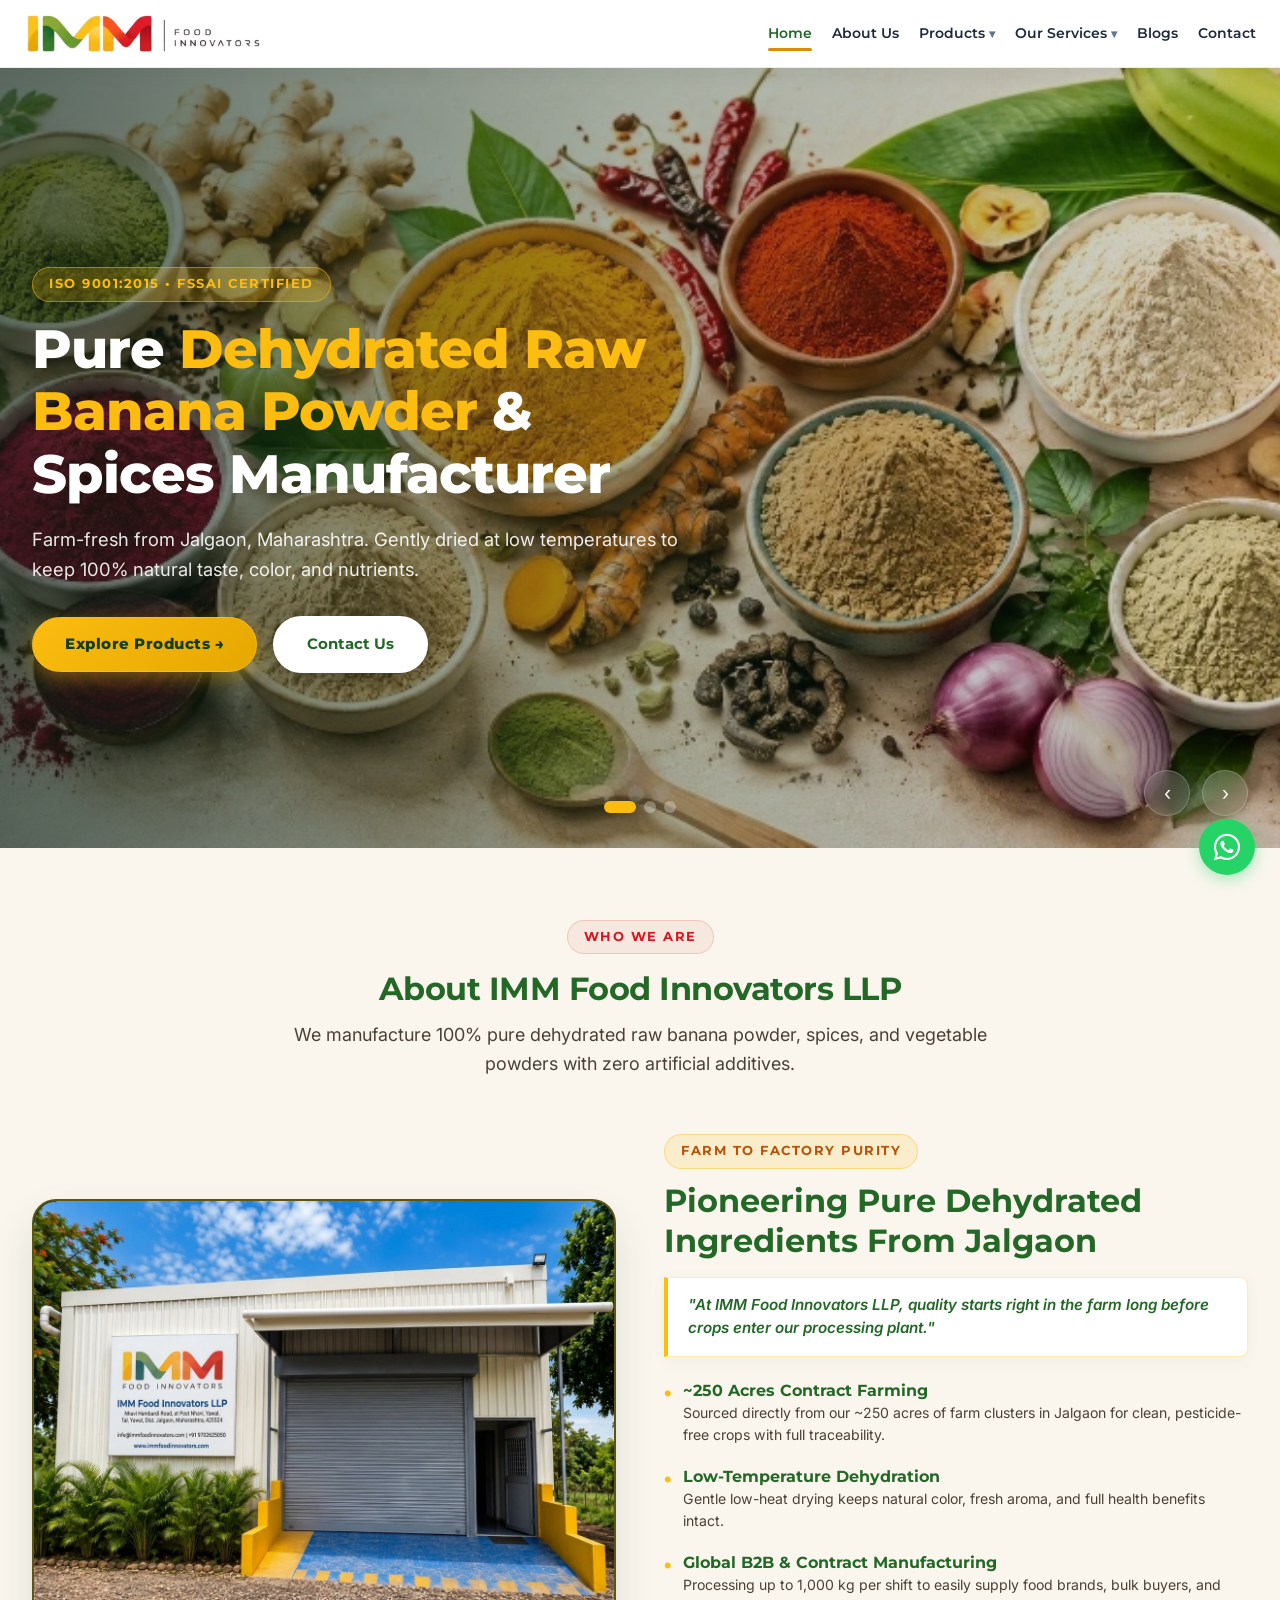
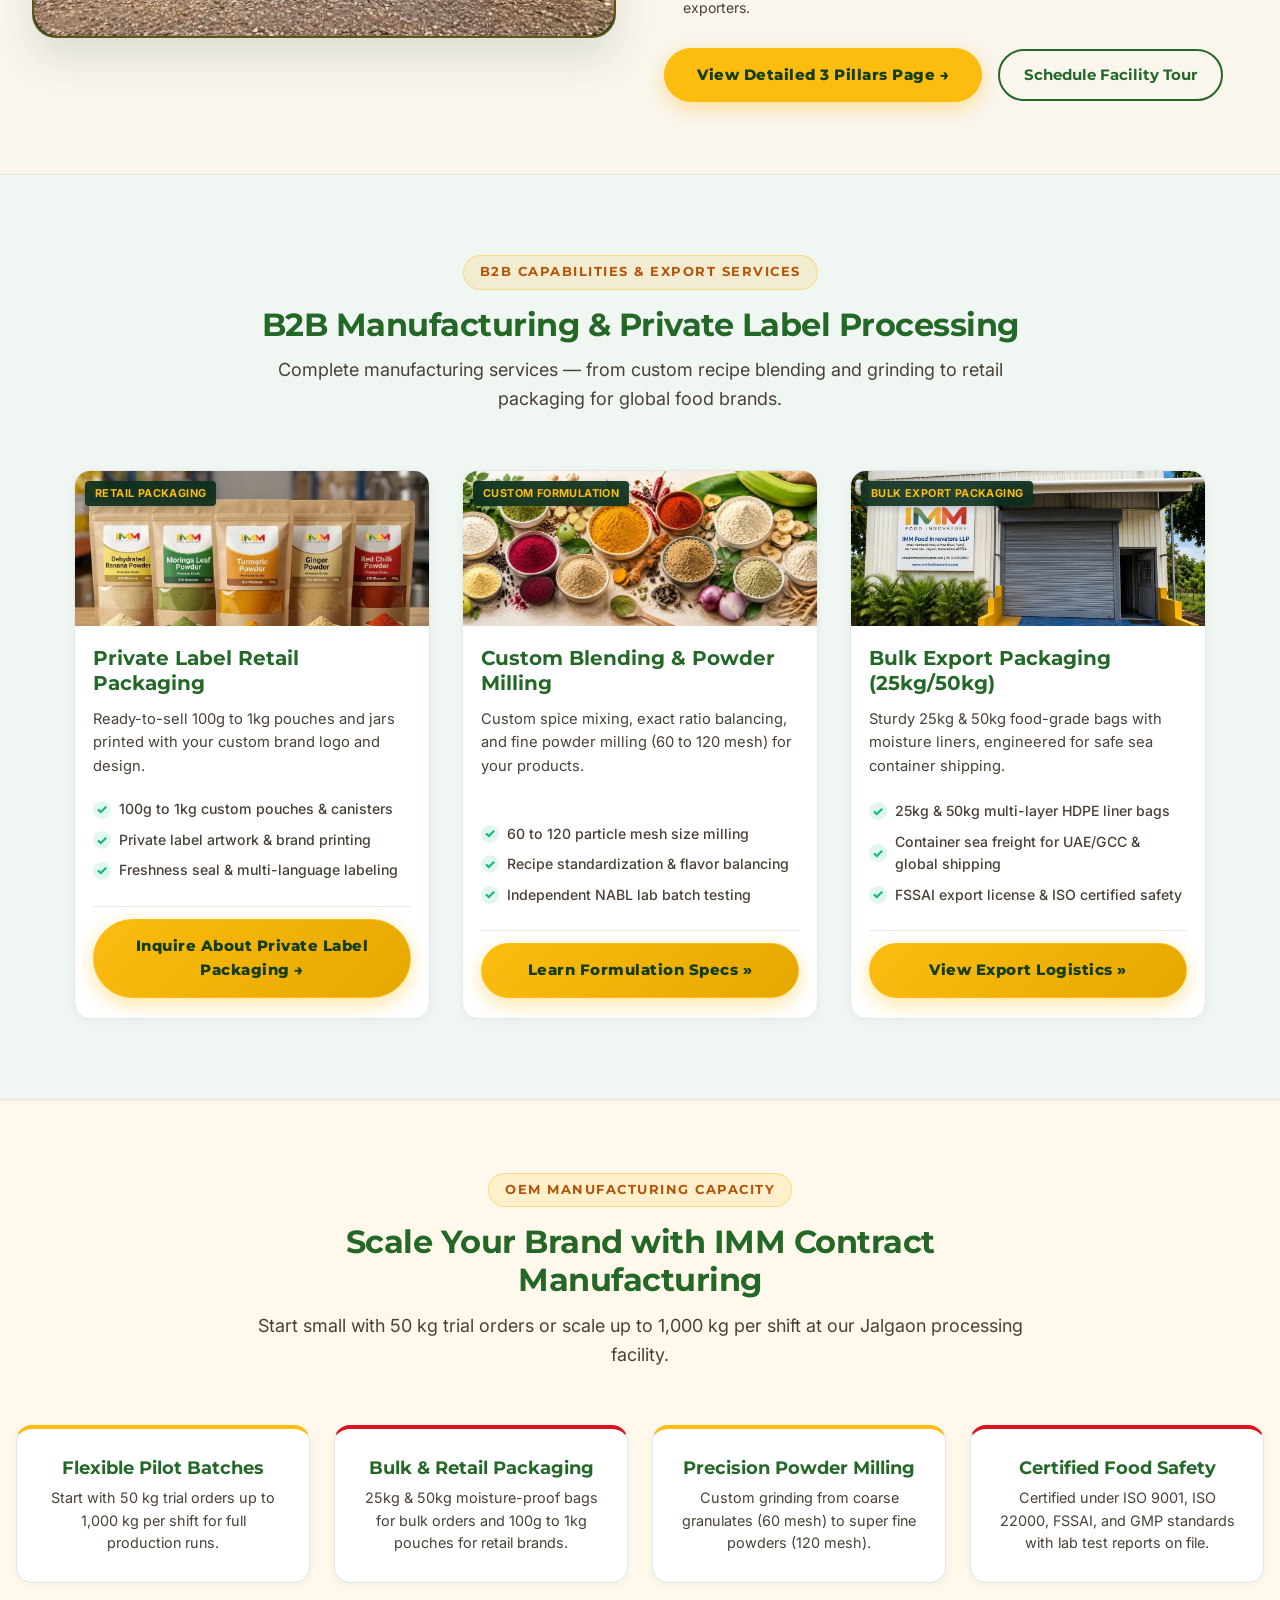
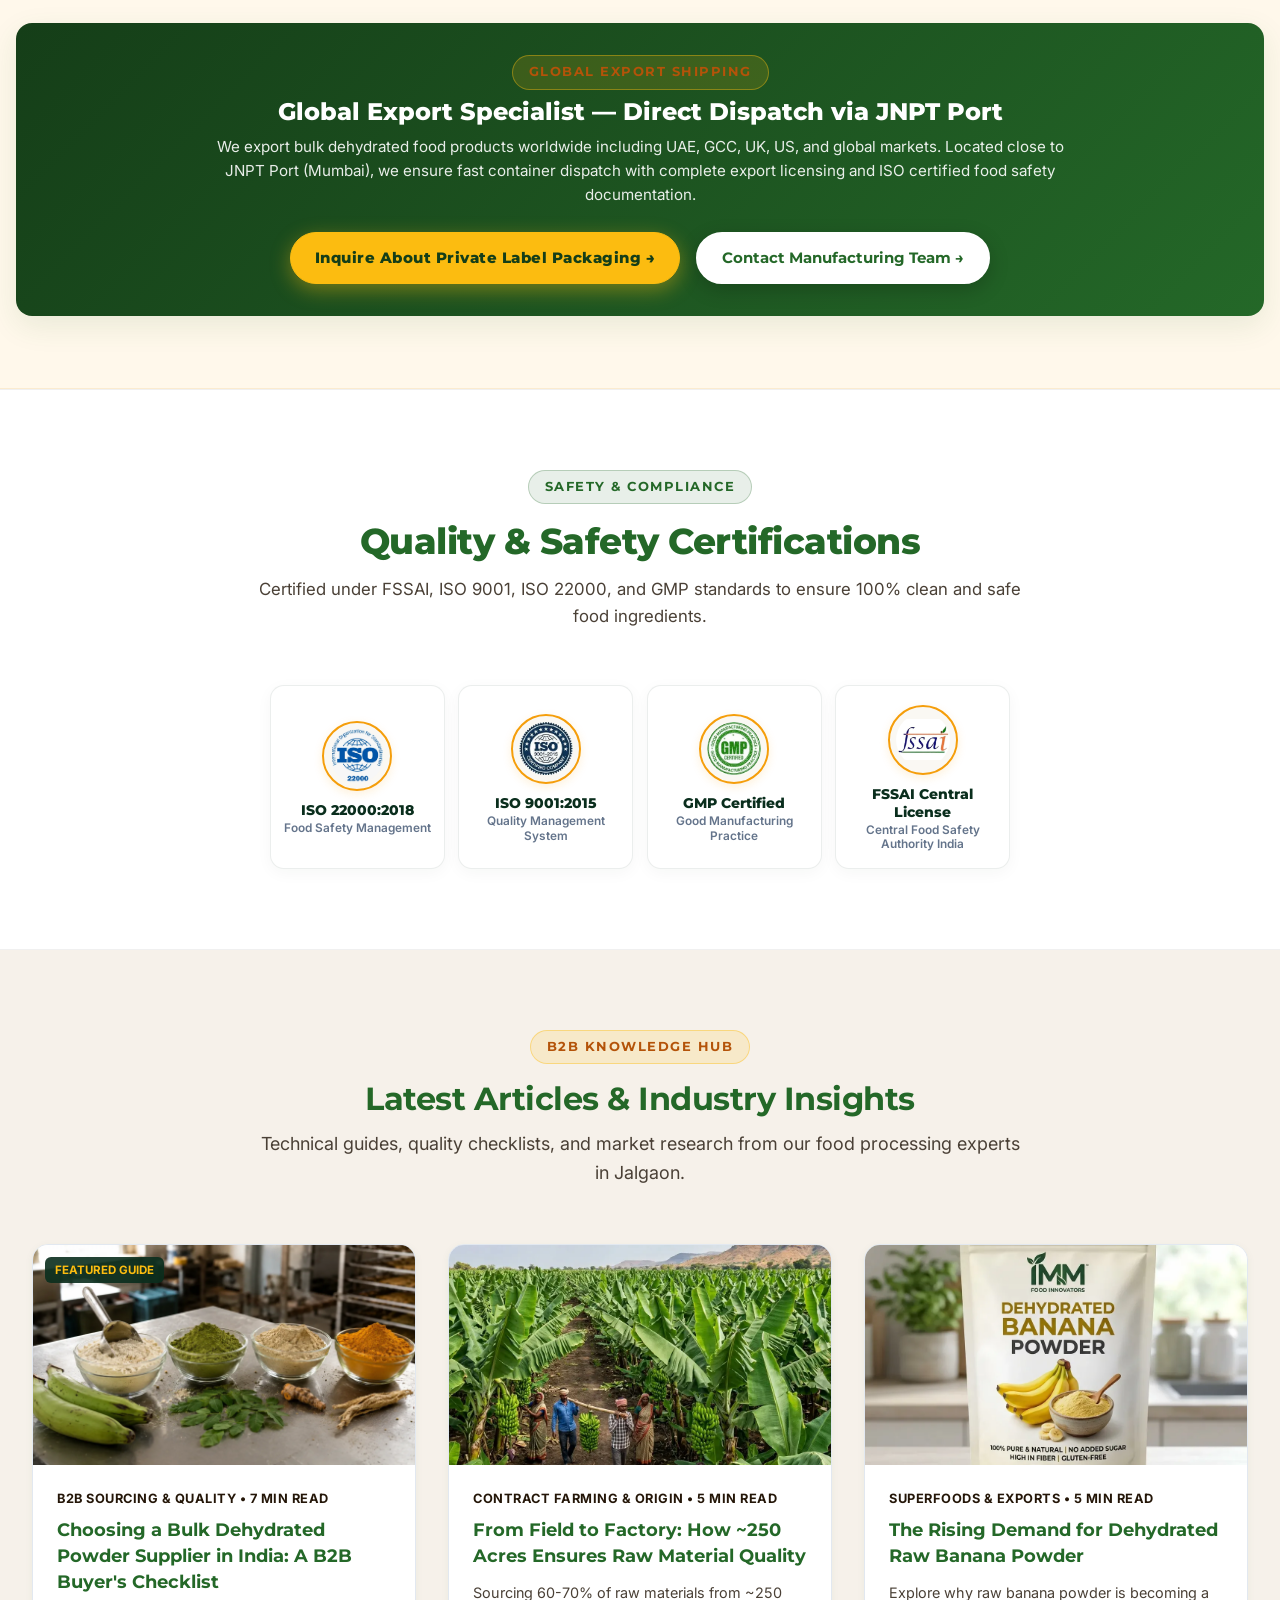
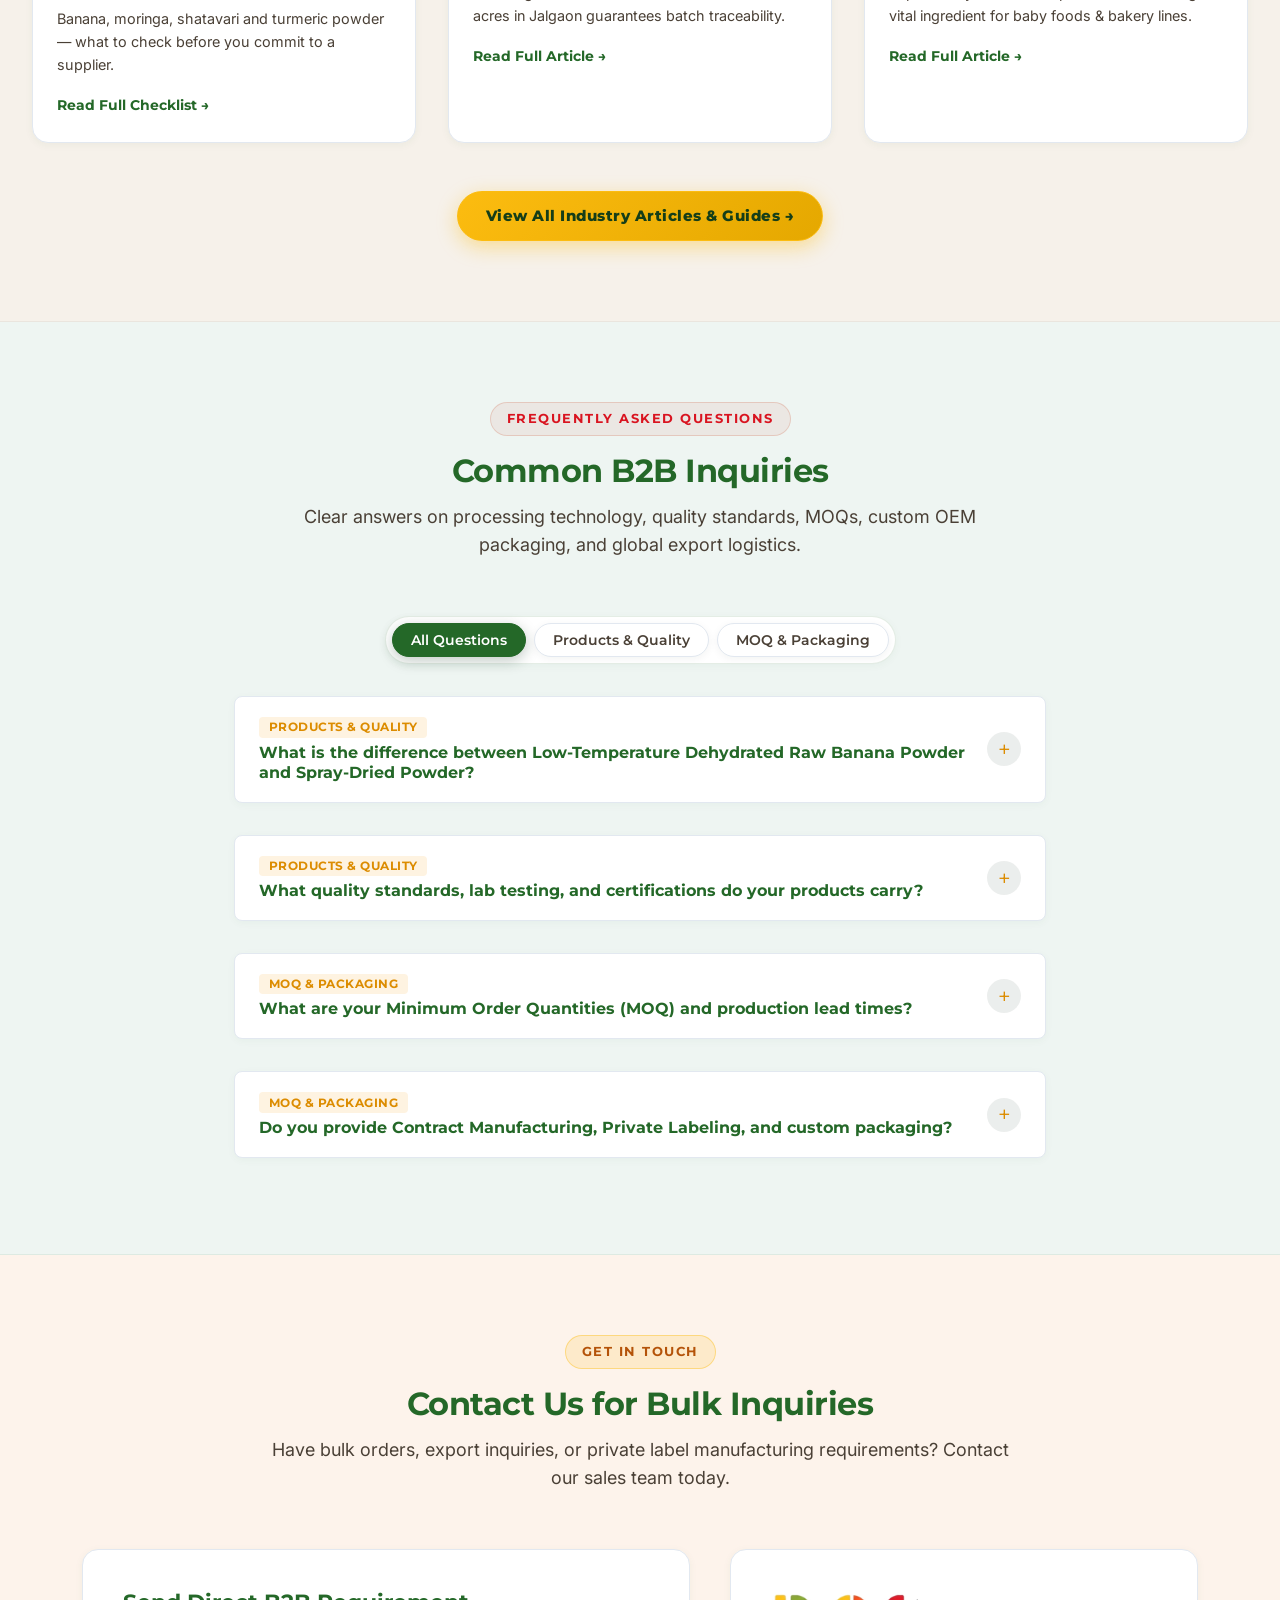
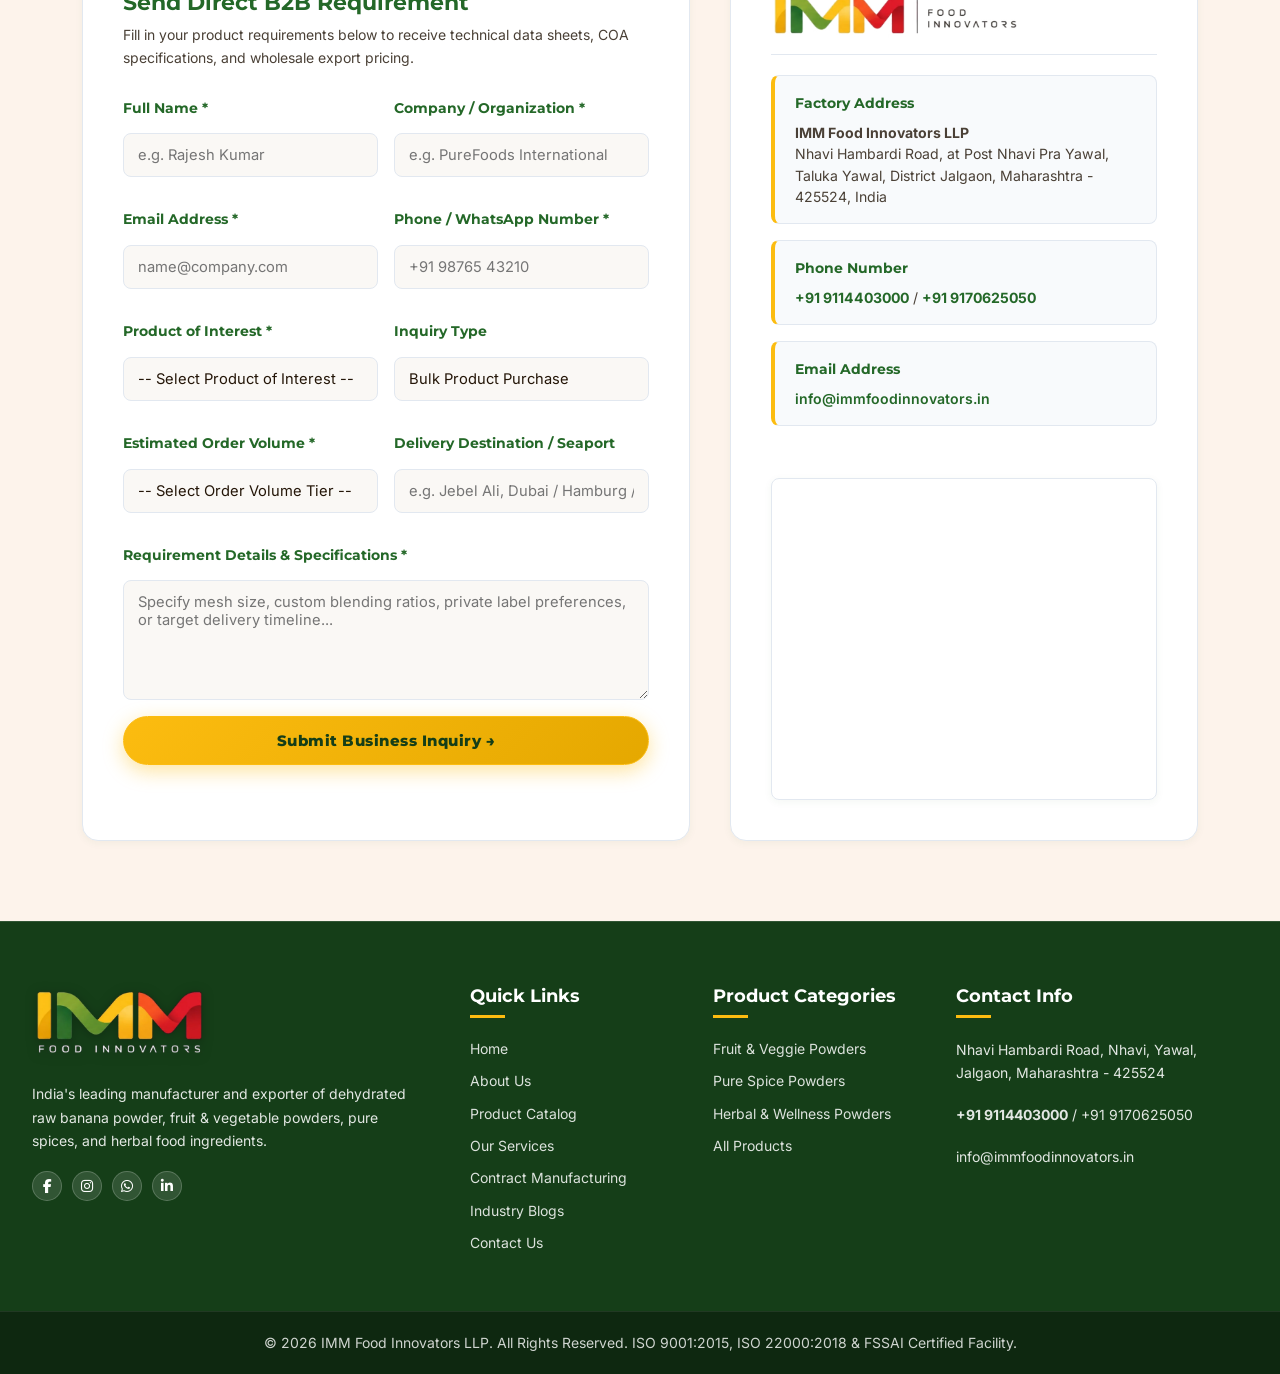
<file: index.html>
<!DOCTYPE html>
<html lang="en">

<head>
    <meta charset="UTF-8">
    <meta name="viewport" content="width=device-width, initial-scale=1.0">
    <title>Dehydrated Raw Banana Powder & Spices Manufacturer | IMM Food</title>
    <meta name="description"
        content="IMM Food Innovators LLP is India's leading manufacturer of dehydrated raw banana powder, moringa, and spices in Jalgaon, Maharashtra. ISO 22000 & FSSAI certified.">
    <meta name="keywords"
        content="dehydrated raw banana powder manufacturer, raw banana powder supplier, raw banana powder manufacturer jalgaon, dehydrated raw banana powder india, raw banana powder exporter, moringa powder manufacturer, turmeric powder supplier, herbal powder manufacturer, food ingredients manufacturer, spice manufacturer maharashtra, IMM Food Innovators LLP, Contract Manufacturing for Dehydrated Food Products, Food Contract Manufacturing, Third Party Food Manufacturing, Private Label Food Manufacturing">
    <meta name="author" content="IMM Food Innovators LLP">
    <meta name="robots" content="index, follow, max-snippet:-1, max-image-preview:large, max-video-preview:-1">

    <!-- Geo Location Metadata for Local B2B Search -->
    <meta name="geo.region" content="IN-MH">
    <meta name="geo.placename" content="Jalgaon">
    <meta name="geo.position" content="21.1643;75.6980">
    <meta name="ICBM" content="21.1643, 75.6980">

    <link rel="icon" href="images/favicon.webp?v=3.0" type="image/png">
    <link rel="icon" href="images/favicon.svg?v=3.0" type="image/svg+xml">
    <link rel="shortcut icon" href="images/favicon.ico?v=3.0">
    <link rel="apple-touch-icon" href="images/IMMLogo_icon.webp?v=3.0">
    <link rel="canonical" href="https://www.immfoodinnovators.in/">

    <!-- Performance Optimization: Resource Hints -->
    <link rel="preconnect" href="https://cdnjs.cloudflare.com" crossorigin>
    <link rel="dns-prefetch" href="https://cdnjs.cloudflare.com">

    <!-- Font Awesome Icons & Modular CSS Architecture -->
    <link rel="preload" href="https://cdnjs.cloudflare.com/ajax/libs/font-awesome/6.5.1/css/all.min.css" as="style" onload="this.onload=null;this.rel='stylesheet'">
    <noscript><link rel="stylesheet" href="https://cdnjs.cloudflare.com/ajax/libs/font-awesome/6.5.1/css/all.min.css"></noscript>
    <link rel="stylesheet" href="css/style.css?v=26.0">
    <link rel="stylesheet" href="css/components.css?v=26.0">
    <link rel="stylesheet" href="css/responsive.css?v=26.0">

    <!-- Open Graph / Facebook -->
    <meta property="og:type" content="website">
    <meta property="og:site_name" content="IMM Food Innovators LLP">
    <meta property="og:url" content="https://www.immfoodinnovators.in/">
    <meta property="og:title" content="Dehydrated Raw Banana Powder & Spices Manufacturer | IMM Food">
    <meta property="og:description"
        content="IMM Food Innovators LLP is India's leading manufacturer of dehydrated raw banana powder, moringa, and spices in Jalgaon, Maharashtra. ISO 22000 & FSSAI certified.">
    <meta property="og:image" content="https://www.immfoodinnovators.in/images/IMMLogo.webp">
    <meta property="og:image:alt" content="IMM Food Innovators LLP Logo">
    <meta property="og:image:width" content="1200">
    <meta property="og:image:height" content="630">

    <!-- Twitter Card -->
    <meta property="twitter:card" content="summary_large_image">
    <meta property="twitter:url" content="https://www.immfoodinnovators.in/">
    <meta property="twitter:title"
        content="Dehydrated Raw Banana Powder & Spices Manufacturer India | IMM Food Innovators LLP">
    <meta property="twitter:description"
        content="Premium manufacturer, supplier, and exporter of dehydrated raw banana powder, herbal powders, spices, and food ingredients in Jalgaon, Maharashtra, India.">
    <meta property="twitter:image" content="https://www.immfoodinnovators.in/images/IMMLogo.webp">

    <!-- Schema Markup (JSON-LD) -->
    <script type="application/ld+json">
    [
      {
        "@context": "https://schema.org",
        "@type": "WebSite",
        "name": "IMM Food Innovators LLP",
        "url": "https://www.immfoodinnovators.in",
        "potentialAction": {
          "@type": "SearchAction",
          "target": "https://www.immfoodinnovators.in/products.html?search={search_term_string}",
          "query-input": "required name=search_term_string"
        }
      },
      {
        "@context": "https://schema.org",
        "@type": ["Corporation", "LocalBusiness"],
        "@id": "https://www.immfoodinnovators.in/#organization",
        "name": "IMM Food Innovators LLP",
        "alternateName": "IMM Food Innovators",
        "url": "https://www.immfoodinnovators.in",
        "logo": "https://www.immfoodinnovators.in/images/IMMLogo.webp",
        "image": "https://www.immfoodinnovators.in/images/factory.webp",
        "description": "Premium Manufacturer, Supplier, and Exporter of Dehydrated Foods, Raw Banana Powder, Moringa Powder, Spices, and Food Ingredients in India.",
        "telephone": "+919114403000",
        "email": "info@immfoodinnovators.in",
        "address": {
          "@type": "PostalAddress",
          "streetAddress": "Nhavi Hambardi Road, Post Nhavi Pra Yawal",
          "addressLocality": "Nhavi, Yawal, Jalgaon",
          "addressRegion": "Maharashtra",
          "postalCode": "425524",
          "addressCountry": "IN"
        },
        "geo": {
          "@type": "GeoCoordinates",
          "latitude": 21.1643,
          "longitude": 75.6980
        },
        "contactPoint": [
          {
            "@type": "ContactPoint",
            "telephone": "+919114403000",
            "contactType": "sales",
            "areaServed": "Worldwide",
            "availableLanguage": ["English", "Hindi", "Marathi"]
          },
          {
            "@type": "ContactPoint",
            "telephone": "+919170625050",
            "contactType": "customer service",
            "areaServed": "Worldwide",
            "availableLanguage": ["English", "Hindi", "Marathi"]
          }
        ],
        "openingHoursSpecification": {
          "@type": "OpeningHoursSpecification",
          "dayOfWeek": ["Monday", "Tuesday", "Wednesday", "Thursday", "Friday", "Saturday"],
          "opens": "09:00",
          "closes": "19:00"
        },
        "sameAs": [
          "https://www.linkedin.com/company/138713943/admin/page-posts/published/"
        ]
      },
      {
        "@context": "https://schema.org",
        "@type": "BreadcrumbList",
        "itemListElement": [
          {
            "@type": "ListItem",
            "position": 1,
            "name": "Home",
            "item": "https://www.immfoodinnovators.in/"
          }
        ]
      },
      {
        "@context": "https://schema.org",
        "@type": "ItemList",
        "name": "Flagship Dehydrated Food Powders & Spices",
        "itemListElement": [
          {
            "@type": "ListItem",
            "position": 1,
            "item": {
              "@type": "Product",
              "name": "Dehydrated Raw Banana Powder",
              "description": "100% Pure Low-Temperature Dehydrated Cavendish Green & Yellow Raw Banana Powder for infant food, nutraceuticals, and baking.",
              "brand": { "@type": "Brand", "name": "IMM Food Innovators" }
            }
          },
          {
            "@type": "ListItem",
            "position": 2,
            "item": {
              "@type": "Product",
              "name": "Moringa Leaf Powder",
              "description": "High-protein, naturally shade-dried Moringa Oleifera leaf powder rich in chlorophyll and essential vitamins.",
              "brand": { "@type": "Brand", "name": "IMM Food Innovators" }
            }
          },
          {
            "@type": "ListItem",
            "position": 3,
            "item": {
              "@type": "Product",
              "name": "Dehydrated Turmeric Powder",
              "description": "High-curcumin pure ground turmeric powder sourced directly from farm clusters in Khandesh, Maharashtra.",
              "brand": { "@type": "Brand", "name": "IMM Food Innovators" }
            }
          },
          {
            "@type": "ListItem",
            "position": 4,
            "item": {
              "@type": "Product",
              "name": "Dehydrated Garlic Powder & Flakes",
              "description": "Premium pungent dehydrated garlic flakes and fine powder for industrial food processing and spice blends.",
              "brand": { "@type": "Brand", "name": "IMM Food Innovators" }
            }
          }
        ]
      },
      {
        "@context": "https://schema.org",
        "@type": "FAQPage",
        "mainEntity": [
          {
            "@type": "Question",
            "name": "What is the difference between Low-Temperature Dehydrated Raw Banana Powder and Spray-Dried Powder?",
            "acceptedAnswer": {
              "@type": "Answer",
              "text": "Low-temperature dehydration preserves natural flavor, dietary fiber, essential vitamins, and original aroma without high thermal degradation or adding synthetic carrier agents like maltodextrin. Spray-drying relies on high heat and carrier starches, whereas our low-temp dehydration delivers 100% pure ingredient solids."
            }
          },
          {
            "@type": "Question",
            "name": "What quality standards, lab testing, and certifications do your products carry?",
            "acceptedAnswer": {
              "@type": "Answer",
              "text": "Our facility operates under FSSAI Central License (No. 11525073000252, Valid thru 17-09-2027), ISO 22000:2018, and ISO 9001:2015 standards. Every commercial production batch undergoes strict QA testing for moisture levels (<4%-6%), particle mesh size, microbial limits (TPC, Yeast & Mold), and physical quality standards."
            }
          },
          {
            "@type": "Question",
            "name": "What are your Minimum Order Quantities (MOQ) and production lead times?",
            "acceptedAnswer": {
              "@type": "Answer",
              "text": "R&D sample kits start at 500g, while standard commercial orders start from 50 kg to 100 kg, dispatching in 3–5 business days."
            }
          },
          {
            "@type": "Question",
            "name": "Do you provide Contract Manufacturing, Private Labeling, and custom packaging?",
            "acceptedAnswer": {
              "@type": "Answer",
              "text": "Yes, we offer turnkey B2B contract manufacturing, custom mesh size milling, recipe blending, and client-branded packaging including 25kg/50kg HDPE bags for bulk quantity products and 100g to 1kg retail pouches."
            }
          }
        ]
      }
    ]
    </script>
</head>

<body>
    <!-- Scroll Progress Indicator -->
    <div id="scroll-progress"></div>



    <!-- MAIN HEADER -->
    <header id="header">
        <div class="header-container">
            <a href="index.html" class="logo">
                <img src="images/IMMLogo_nav.webp" alt="IMM Food Innovators Logo" class="logo-img" loading="eager" width="1350" height="260">
            </a>
            <nav>
                <ul id="navMenu">
                    <li><a href="#home" class="nav-link active">Home</a></li>
                    <li><a href="about.html" class="nav-link">About Us</a></li>
                    <!-- PRODUCTS DROPDOWN MENU -->
                    <li class="nav-item dropdown">
                        <a href="products.html" class="nav-link">Products <span class="dropdown-arrow">▾</span></a>
                        <ul class="dropdown-menu">
                            <li><a href="products.html?category=powder" class="dropdown-item">Fruit & Veggie Powders</a></li>
                            <li><a href="products.html?category=spices" class="dropdown-item">Pure Spices</a></li>
                            <li><a href="products.html?category=herbal" class="dropdown-item">Herbal & Wellness</a></li>
                            <li><a href="products.html" class="dropdown-item">All Products</a></li>
                        </ul>
                    </li>

                    <!-- OUR SERVICES DROPDOWN MENU -->
                    <li class="nav-item dropdown">
                        <a href="services.html" class="nav-link">Our Services <span class="dropdown-arrow">▾</span></a>
                        <ul class="dropdown-menu">
                            <li><a href="services.html#retail-packaging" class="dropdown-item">Retail Packaging Solutions</a></li>
                            <li><a href="services.html#bulk-packaging" class="dropdown-item">Bulk Export Packaging</a></li>
                            <li><a href="services.html#custom-blends" class="dropdown-item">Custom Blend Development</a></li>
                            <li><a href="services.html#contract-mfg" class="dropdown-item">Third-Party Contract Manufacturing</a></li>
                        </ul>
                    </li>

                    <li><a href="blogs.html" class="nav-link">Blogs</a></li>
                    <li><a href="contact.html" class="nav-link">Contact</a></li>
                </ul>

            </nav>
            <div class="hamburger" id="hamburger">
                <span></span>
                <span></span>
                <span></span>
            </div>
        </div>
    </header>

    <main>

    <!-- HERO SLIDER BANNER -->
    <section id="home" class="hero-slider-section">
        <div class="hero-slider">
            <!-- Slide 1 -->
            <div class="hero-slide active">
                <div class="hero-slide-bg" style="background-image: url('images/hero_spices.webp?v=7.0');"></div>
                <div class="hero-overlay"></div>
                <div class="hero-content">
                    <div class="hero-text-box">
                        <div class="section-badge badge-gold">ISO 9001:2015 • FSSAI CERTIFIED</div>
                        <h1 class="hero-title">Pure <span class="highlight-gold">Dehydrated Raw Banana Powder</span> &
                            Spices Manufacturer</h1>
                        <p class="hero-description">Farm-fresh from Jalgaon, Maharashtra. Gently dried at low temperatures to keep 100% natural taste, color, and nutrients.</p>
                        <div class="hero-buttons">
                            <a href="products.html" class="btn-primary">Explore Products →</a>
                            <a href="#contact" class="btn-secondary-light">Contact Us</a>
                        </div>
                    </div>
                </div>
            </div>

            <!-- Slide 2 -->
            <div class="hero-slide">
                <div class="hero-slide-bg" style="background-image: url('images/all_products_packaging.webp?v=7.0');"></div>
                <div class="hero-overlay"></div>
                <div class="hero-content">
                    <div class="hero-text-box">
                        <div class="section-badge badge-gold">B2B SOLUTIONS</div>
                        <h2 class="hero-title">Custom <span class="highlight-gold">Packaging & Spice Blending</span>
                        </h2>
                        <p class="hero-description">Custom recipe blending, grinding, and private label packaging for your food brand.</p>
                        <div class="hero-buttons">
                            <a href="services.html" class="btn-primary">Our Services →</a>
                            <a href="#contract-manufacturing" class="btn-secondary-light">Contract Manufacturing</a>
                        </div>
                    </div>
                </div>
            </div>

            <!-- Slide 3 -->
            <div class="hero-slide">
                <div class="hero-slide-bg" style="background-image: url('images/factory.webp?v=25.0');"></div>
                <div class="hero-overlay"></div>
                <div class="hero-content">
                    <div class="hero-text-box">
                        <div class="section-badge badge-gold">SUSTAINABLE PROCESSING</div>
                        <h2 class="hero-title">Your Trusted <span class="highlight-gold">Food Manufacturing</span>
                            Partner</h2>
                        <p class="hero-description">Direct farm sourcing, gentle low-heat drying, and lab-tested quality for bulk food orders.</p>
                        <div class="hero-buttons">
                            <a href="about.html" class="btn-primary">Learn About Us →</a>
                            <a href="#contact" class="btn-secondary-light">Contact Facility</a>
                        </div>
                    </div>
                </div>
            </div>
        </div>

        <!-- Slider Navigation Dots & Controls -->
        <div class="hero-dots">
            <div class="hero-dot active" data-slide="0"></div>
            <div class="hero-dot" data-slide="1"></div>
            <div class="hero-dot" data-slide="2"></div>
        </div>
        <div class="hero-controls">
            <button class="hero-control-btn" id="heroPrevBtn">‹</button>
            <button class="hero-control-btn" id="heroNextBtn">›</button>
        </div>
    </section>

    <!-- ABOUT SECTION -->
    <section id="about" class="about-section">
        <div class="section-header">
            <div class="section-badge">WHO WE ARE</div>
            <h2 class="section-title">About IMM Food Innovators LLP</h2>
            <p class="section-subtitle">We manufacture 100% pure dehydrated raw banana powder, spices, and vegetable powders with zero artificial additives.</p>
        </div>

        <div class="about-container">
            <div class="about-grid" style="align-items: center; gap: 3rem;">
                <!-- LEFT COLUMN: CLEAN FACILITY IMAGE SHOWCASE -->
                <div style="position: relative;">
                    <div
                        style="border-radius: var(--radius-lg); overflow: hidden; border: 2px solid rgba(245, 158, 11, 0.35); box-shadow: 0 20px 40px rgba(10, 46, 29, 0.12); position: relative; background: #0A2E1D;">
                        <img src="images/factory.webp?v=25.0" alt="IMM Food Innovators Modern Processing Plant Jalgaon"
                            style="width: 100%; aspect-ratio: 4 / 3; object-fit: cover; display: block;" loading="lazy">
                    </div>
                </div>

                <!-- RIGHT COLUMN: PROFESSIONAL CONTENT & PILLARS -->
                <div>
                    <div class="section-badge badge-gold" style="margin-bottom: 0.75rem;">FARM TO FACTORY PURITY</div>
                    <h3
                        style="font-size: var(--font-size-2xl); margin-bottom: 1rem; color: var(--primary-dark); font-weight: var(--weight-bold); line-height: 1.25;">
                        Pioneering Pure Dehydrated Ingredients From Jalgaon</h3>

                    <div
                        style="background: #FFFFFF; border: 1px solid rgba(252, 188, 16, 0.3); border-left: 4px solid var(--accent-gold); box-shadow: 0 4px 15px rgba(36, 104, 40, 0.05); padding: 1rem 1.25rem; border-radius: 0 var(--radius-sm) var(--radius-sm) 0; margin-bottom: 1.5rem;">
                        <p
                            style="color: var(--primary-dark); font-style: italic; font-size: 0.95rem; font-weight: 600; margin: 0; line-height: 1.5;">
                            "At IMM Food Innovators LLP, quality starts right in the farm long before crops enter our processing plant."
                        </p>
                    </div>

                    <ul style="list-style: none; padding: 0; margin: 0 0 1.8rem 0; display: flex; flex-direction: column; gap: 1.25rem;">
                        <li style="display: flex; gap: 12px; align-items: flex-start;">
                            <span style="color: var(--accent-gold); font-size: 1.2rem; line-height: 1.2; font-weight: 900;">•</span>
                            <div>
                                <h4 style="font-size: 1rem; color: var(--primary-dark); font-weight: 700; margin-bottom: 2px;">
                                    ~250 Acres Contract Farming</h4>
                                <p style="font-size: 0.88rem; color: var(--text-secondary); margin: 0;">Sourced directly from our ~250 acres of farm clusters in Jalgaon for clean, pesticide-free crops with full traceability.</p>
                            </div>
                        </li>

                        <li style="display: flex; gap: 12px; align-items: flex-start;">
                            <span style="color: var(--accent-gold); font-size: 1.2rem; line-height: 1.2; font-weight: 900;">•</span>
                            <div>
                                <h4 style="font-size: 1rem; color: var(--primary-dark); font-weight: 700; margin-bottom: 2px;">
                                    Low-Temperature Dehydration</h4>
                                <p style="font-size: 0.88rem; color: var(--text-secondary); margin: 0;">Gentle low-heat drying keeps natural color, fresh aroma, and full health benefits intact.</p>
                            </div>
                        </li>

                        <li style="display: flex; gap: 12px; align-items: flex-start;">
                            <span style="color: var(--accent-gold); font-size: 1.2rem; line-height: 1.2; font-weight: 900;">•</span>
                            <div>
                                <h4 style="font-size: 1rem; color: var(--primary-dark); font-weight: 700; margin-bottom: 2px;">
                                    Global B2B & Contract Manufacturing</h4>
                                <p style="font-size: 0.88rem; color: var(--text-secondary); margin: 0;">Processing up to 1,000 kg per shift to easily supply food brands, bulk buyers, and exporters.</p>
                            </div>
                        </li>
                    </ul>

                    <div style="display: flex; flex-wrap: wrap; gap: 1rem; align-items: center;">
                        <a href="about.html" class="btn-primary" style="background: var(--accent-gold); color: #153E18 !important; border-color: var(--accent-gold); font-weight: 800;">View Detailed 3 Pillars Page →</a>
                        <a href="#contact" class="btn-secondary" style="padding: 12px 24px;">Schedule Facility Tour</a>
                    </div>
                </div>
            </div>
        </div>
    </section>



    <!-- OUR SERVICES SECTION -->
    <section id="our-services" class="services-section">
        <div class="section-header">
            <div class="section-badge badge-gold">B2B CAPABILITIES & EXPORT SERVICES</div>
            <h2 class="section-title">B2B Manufacturing & Private Label Processing</h2>
            <p class="section-subtitle">Complete manufacturing services — from custom recipe blending and grinding to retail packaging for global food brands.</p>
        </div>

        <div class="services-grid">
            <!-- Service 1 -->
            <div class="service-card">
                <div class="service-img-wrap">
                    <span class="service-badge">RETAIL PACKAGING</span>
                    <img src="images/packaging_service.webp" alt="IMM Food Powders & Private Label Packaging" class="service-img" loading="lazy" width="1024" height="1024">
                </div>
                <div class="service-content">
                    <h3>Private Label Retail Packaging</h3>
                    <p>Ready-to-sell 100g to 1kg pouches and jars printed with your custom brand logo and design.</p>
                    <ul class="service-list">
                        <li>100g to 1kg custom pouches & canisters</li>
                        <li>Private label artwork & brand printing</li>
                        <li>Freshness seal & multi-language labeling</li>
                    </ul>
                    <div class="service-btn-wrap">
                        <a href="contact.html?subject=PrivateLabel" class="btn-primary" style="width: 100%; text-align: center; justify-content: center; font-weight: 800;">Inquire About Private Label Packaging →</a>
                    </div>
                </div>
            </div>

            <!-- Service 2 -->
            <div class="service-card">
                <div class="service-img-wrap">
                    <span class="service-badge">CUSTOM FORMULATION</span>
                    <img src="images/hero_spices.webp" alt="Custom Spice Blending" class="service-img" loading="lazy" width="1024" height="1024">
                </div>
                <div class="service-content">
                    <h3>Custom Blending & Powder Milling</h3>
                    <p>Custom spice mixing, exact ratio balancing, and fine powder milling (60 to 120 mesh) for your products.</p>
                    <ul class="service-list">
                        <li>60 to 120 particle mesh size milling</li>
                        <li>Recipe standardization & flavor balancing</li>
                        <li>Independent NABL lab batch testing</li>
                    </ul>
                    <div class="service-btn-wrap">
                        <a href="services.html#custom-blends" class="btn-primary" style="width: 100%; text-align: center; justify-content: center;">Learn Formulation Specs &raquo;</a>
                    </div>
                </div>
            </div>

            <!-- Service 3 -->
            <div class="service-card">
                <div class="service-img-wrap">
                    <span class="service-badge">BULK EXPORT PACKAGING</span>
                    <img src="images/company.webp?v=4.0" alt="IMM Bulk Export Packaging" class="service-img" loading="lazy">
                </div>
                <div class="service-content">
                    <h3>Bulk Export Packaging (25kg/50kg)</h3>
                    <p>Sturdy 25kg & 50kg food-grade bags with moisture liners, engineered for safe sea container shipping.</p>
                    <ul class="service-list">
                        <li>25kg & 50kg multi-layer HDPE liner bags</li>
                        <li>Container sea freight for UAE/GCC & global shipping</li>
                        <li>FSSAI export license & ISO certified safety</li>
                    </ul>
                    <div class="service-btn-wrap">
                        <a href="services.html#bulk-packaging" class="btn-primary" style="width: 100%; text-align: center; justify-content: center;">View Export Logistics &raquo;</a>
                    </div>
                </div>
            </div>
        </div>
    </section>

    <!-- CONTRACT MANUFACTURING DETAIL SECTION -->
    <section id="contract-manufacturing" class="contract-mfg-section" style="background: var(--bg-section-contract); padding: 4.5rem 0;">
        <div class="container" style="max-width: 1280px; margin: 0 auto; padding: 0 1rem;">
            <div class="section-header">
                <div class="section-badge badge-gold">OEM MANUFACTURING CAPACITY</div>
                <h2 class="section-title">Scale Your Brand with IMM Contract Manufacturing</h2>
                <p class="section-subtitle">Start small with 50 kg trial orders or scale up to 1,000 kg per shift at our Jalgaon processing facility.</p>
            </div>

            <div class="grid-4col" style="margin-bottom: 2.5rem;">
                <div class="why-card" style="border-top: 4px solid var(--accent-gold);">
                    <h3 style="color: var(--primary-dark);">Flexible Pilot Batches</h3>
                    <p>Start with 50 kg trial orders up to 1,000 kg per shift for full production runs.</p>
                </div>
                <div class="why-card" style="border-top: 4px solid var(--accent-red);">
                    <h3 style="color: var(--primary-dark);">Bulk & Retail Packaging</h3>
                    <p>25kg & 50kg moisture-proof bags for bulk orders and 100g to 1kg pouches for retail brands.</p>
                </div>
                <div class="why-card" style="border-top: 4px solid var(--accent-gold);">
                    <h3 style="color: var(--primary-dark);">Precision Powder Milling</h3>
                    <p>Custom grinding from coarse granulates (60 mesh) to super fine powders (120 mesh).</p>
                </div>
                <div class="why-card" style="border-top: 4px solid var(--accent-red);">
                    <h3 style="color: var(--primary-dark);">Certified Food Safety</h3>
                    <p>Certified under ISO 9001, ISO 22000, FSSAI, and GMP standards with lab test reports on file.</p>
                </div>
            </div>

            <!-- UAE & GULF EXPORT ROADMAP HIGHLIGHT BANNER -->
            <div style="background: linear-gradient(135deg, #153E18 0%, #246828 100%); border-radius: 16px; padding: 2rem 2.5rem; color: #FFFFFF; text-align: center; box-shadow: var(--shadow-md);">
                <span class="section-badge badge-gold" style="margin-bottom: 0.5rem; display: inline-block;">GLOBAL EXPORT SHIPPING</span>
                <h3 style="font-size: 1.5rem; color: #FFFFFF; font-weight: 800; margin-bottom: 0.5rem;">Global Export Specialist — Direct Dispatch via JNPT Port</h3>
                <p style="color: rgba(255, 255, 255, 0.9); font-size: 0.95rem; max-width: 850px; margin: 0 auto 1.5rem auto; line-height: 1.6;">
                    We export bulk dehydrated food products worldwide including UAE, GCC, UK, US, and global markets. Located close to JNPT Port (Mumbai), we ensure fast container dispatch with complete export licensing and ISO certified food safety documentation.
                </p>
                <div style="display: flex; justify-content: center; gap: 1rem; flex-wrap: wrap;">
                    <a href="contact.html?subject=PrivateLabel" class="btn-primary" style="background: var(--accent-gold); color: #153E18 !important; border: 1px solid var(--accent-gold); font-weight: 800; padding: 12px 24px; border-radius: 50px;">Inquire About Private Label Packaging →</a>
                    <a href="contact.html?subject=ContractMfg" class="btn-secondary-light" style="padding: 12px 24px; border-radius: 50px;">Contact Manufacturing Team →</a>
                </div>
            </div>
        </div>
    </section>

    <!-- QUALITY & CERTIFICATIONS SECTION -->
    <section class="certifications-section">
        <div class="section-header">
            <div class="section-badge badge-gold">SAFETY & COMPLIANCE</div>
            <h2 class="section-title">Quality & Safety Certifications</h2>
            <p class="section-subtitle">Certified under FSSAI, ISO 9001, ISO 22000, and GMP standards to ensure 100% clean and safe food ingredients.</p>
        </div>

        <div class="cert-grid">
            <div class="cert-card" data-cert-key="iso-22000" data-cert-src="images/certifications/iso_22000.webp"
                data-cert-name="ISO 22000:2018 Food Safety Management System Certificate">
                <div class="cert-icon-wrapper">
                    <img src="images/certifications/badges/iso_22000.webp?v=9.0"
                        alt="ISO 22000:2018 Official Certified Seal" loading="lazy">
                </div>
                <h4>ISO 22000:2018</h4>
                <p>Food Safety Management</p>
                <div class="cert-overlay">View Official Document</div>
            </div>
            <div class="cert-card" data-cert-key="iso-9001" data-cert-src="images/certifications/iso_9001.webp"
                data-cert-name="ISO 9001:2015 Quality Management System Certificate">
                <div class="cert-icon-wrapper">
                    <img src="images/certifications/badges/iso_9001.webp?v=9.0"
                        alt="ISO 9001:2015 Official Certified Seal" loading="lazy">
                </div>
                <h4>ISO 9001:2015</h4>
                <p>Quality Management System</p>
                <div class="cert-overlay">View Official Document</div>
            </div>
            <div class="cert-card" data-cert-key="gmp" data-cert-src="images/certifications/GMP.webp"
                data-cert-name="GMP Good Manufacturing Practice Certificate">
                <div class="cert-icon-wrapper">
                    <img src="images/certifications/badges/gmp.webp?v=9.0" alt="GMP Certified Official Seal" loading="lazy">
                </div>
                <h4>GMP Certified</h4>
                <p>Good Manufacturing Practice</p>
                <div class="cert-overlay">View Official Document</div>
            </div>
            <!-- Temporarily commented out: Udyam Certificate
            <div class="cert-card" data-cert-key="udyam" data-cert-src="images/certifications/apeda_udyam.webp"
                data-cert-name="Udyam MSME Registration Certificate">
                <div class="cert-icon-wrapper">
                    <img src="images/certifications/badges/msme.webp?v=9.0" alt="Udyam MSME Official Seal" loading="lazy">
                </div>
                <h4>Udyam MSME</h4>
                <p>Enterprise Registration</p>
                <div class="cert-overlay">View Official Document</div>
            </div>
            -->
            <div class="cert-card" data-cert-key="fssai" data-cert-src="images/certifications/fssai.webp?v=26.0"
                data-cert-name="FSSAI Central Food Safety License">
                <div class="cert-icon-wrapper">
                    <img src="images/certifications/badges/fssai.webp?v=9.0" alt="FSSAI License Official Seal" loading="lazy">
                </div>
                <h4>FSSAI Central License</h4>
                <p>Central Food Safety Authority India</p>
                <div class="cert-overlay">View Official Document</div>
            </div>
        </div>
    </section>

    <!-- LATEST ARTICLES & INDUSTRY INSIGHTS SECTION -->
    <section id="blogs-overview" class="blogs-section" style="padding: 5rem 0; background: var(--bg-section-blogs);">
        <div class="container">
            <div class="section-header">
                <div class="section-badge badge-gold">B2B KNOWLEDGE HUB</div>
                <h2 class="section-title">Latest Articles & Industry Insights</h2>
                <p class="section-subtitle">Technical guides, quality checklists, and market research from our food
                    processing experts in Jalgaon.</p>
            </div>

            <div class="blog-grid"
                style="display: grid; grid-template-columns: repeat(auto-fit, minmax(300px, 1fr)); gap: 2rem; margin-top: 2rem;">
                <article class="blog-card"
                    style="cursor: pointer; background: #FFFFFF; border-radius: var(--radius-md); overflow: hidden; border: 1px solid var(--border-light); box-shadow: var(--shadow-sm); transition: transform 0.2s ease, box-shadow 0.2s ease;"
                    onclick="window.location.href='dehydrated-powder-supplier-buyers-guide-india.html'">
                    <div class="blog-img-wrap" style="height: 220px; overflow: hidden; position: relative;">
                        <img src="images/blog_b2b_dehydrated_powder_checklist.webp"
                            alt="Choosing a Bulk Dehydrated Powder Supplier in India"
                            style="width: 100%; height: 100%; object-fit: cover;" loading="lazy" width="1600" height="900">
                        <span
                            style="position: absolute; top: 12px; left: 12px; background: rgba(10, 46, 29, 0.9); color: var(--accent-gold); font-size: 0.72rem; font-weight: 700; padding: 4px 10px; border-radius: 6px;">FEATURED
                            GUIDE</span>
                    </div>
                    <div class="blog-body" style="padding: 1.5rem;">
                        <div class="blog-meta"
                            style="font-size: 0.8rem; color: var(--accent-gold-dark); font-weight: 700; margin-bottom: 0.5rem;">
                            B2B Sourcing & Quality • 7 min read</div>
                        <h3 class="blog-title"
                            style="font-size: 1.15rem; font-weight: 700; color: var(--primary-dark); margin-bottom: 0.75rem; line-height: 1.4;">
                            Choosing a Bulk Dehydrated Powder Supplier in India: A B2B Buyer's Checklist</h3>
                        <p class="blog-excerpt"
                            style="font-size: 0.9rem; color: var(--text-secondary); line-height: 1.6; margin-bottom: 1rem;">
                            Banana, moringa, shatavari and turmeric powder — what to check before you commit to a
                            supplier.</p>
                        <a href="dehydrated-powder-supplier-buyers-guide-india.html" class="blog-read-more"
                            style="font-weight: 700; color: var(--primary-dark); text-decoration: none; font-size: 0.9rem;"
                            onclick="event.stopPropagation();">Read Full Checklist →</a>
                    </div>
                </article>

                <article class="blog-card"
                    style="cursor: pointer; background: #FFFFFF; border-radius: var(--radius-md); overflow: hidden; border: 1px solid var(--border-light); box-shadow: var(--shadow-sm); transition: transform 0.2s ease, box-shadow 0.2s ease;"
                    onclick="window.location.href='contract-farming-quality-control-jalgaon.html'">
                    <div class="blog-img-wrap" style="height: 220px; overflow: hidden;">
                        <img src="images/blog_contract_farming.webp" alt="Contract Farming Quality Control"
                            style="width: 100%; height: 100%; object-fit: cover;" loading="lazy" width="1024" height="1024">
                    </div>
                    <div class="blog-body" style="padding: 1.5rem;">
                        <div class="blog-meta"
                            style="font-size: 0.8rem; color: var(--accent-gold-dark); font-weight: 700; margin-bottom: 0.5rem;">
                            Contract Farming & Origin • 5 min read</div>
                        <h3 class="blog-title"
                            style="font-size: 1.15rem; font-weight: 700; color: var(--primary-dark); margin-bottom: 0.75rem; line-height: 1.4;">
                            From Field to Factory: How ~250 Acres Ensures Raw Material Quality</h3>
                        <p class="blog-excerpt"
                            style="font-size: 0.9rem; color: var(--text-secondary); line-height: 1.6; margin-bottom: 1rem;">
                            Sourcing 60-70% of raw materials from ~250 acres in Jalgaon guarantees batch traceability.
                        </p>
                        <a href="contract-farming-quality-control-jalgaon.html" class="blog-read-more"
                            style="font-weight: 700; color: var(--primary-dark); text-decoration: none; font-size: 0.9rem;"
                            onclick="event.stopPropagation();">Read Full Article →</a>
                    </div>
                </article>

                <article class="blog-card"
                    style="cursor: pointer; background: #FFFFFF; border-radius: var(--radius-md); overflow: hidden; border: 1px solid var(--border-light); box-shadow: var(--shadow-sm); transition: transform 0.2s ease, box-shadow 0.2s ease;"
                    onclick="window.location.href='banana-powder-health-benefits-b2b.html'">
                    <div class="blog-img-wrap" style="height: 220px; overflow: hidden;">
                        <img src="images/banana_packaging_imm.webp" alt="Dehydrated Raw Banana Powder Benefits"
                            style="width: 100%; height: 100%; object-fit: cover;" loading="lazy" width="1024" height="1024">
                    </div>
                    <div class="blog-body" style="padding: 1.5rem;">
                        <div class="blog-meta"
                            style="font-size: 0.8rem; color: var(--accent-gold-dark); font-weight: 700; margin-bottom: 0.5rem;">
                            Superfoods & Exports • 5 min read</div>
                        <h3 class="blog-title"
                            style="font-size: 1.15rem; font-weight: 700; color: var(--primary-dark); margin-bottom: 0.75rem; line-height: 1.4;">
                            The Rising Demand for Dehydrated Raw Banana Powder</h3>
                        <p class="blog-excerpt"
                            style="font-size: 0.9rem; color: var(--text-secondary); line-height: 1.6; margin-bottom: 1rem;">
                            Explore why raw banana powder is becoming a vital ingredient for baby foods & bakery lines.</p>
                        <a href="banana-powder-health-benefits-b2b.html" class="blog-read-more"
                            style="font-weight: 700; color: var(--primary-dark); text-decoration: none; font-size: 0.9rem;"
                            onclick="event.stopPropagation();">Read Full Article →</a>
                    </div>
                </article>
            </div>

            <div style="text-align: center; margin-top: 3rem;">
                <a href="blogs.html" class="btn-primary" style="padding: 12px 28px;">View All Industry Articles & Guides
                    →</a>
            </div>
        </div>
    </section>

    <!-- FAQ SECTION -->
    <section id="faq" class="faq-section">
        <div class="section-header">
            <div class="section-badge">FREQUENTLY ASKED QUESTIONS</div>
            <h2 class="section-title">Common B2B Inquiries</h2>
            <p class="section-subtitle">Clear answers on processing technology, quality standards, MOQs, custom OEM
                packaging, and global export logistics.</p>
        </div>

        <!-- FAQ CATEGORY FILTER TABS -->
        <div class="faq-categories-wrapper">
            <div class="faq-categories">
                <button class="faq-cat-btn active" data-category="all">All Questions</button>
                <button class="faq-cat-btn" data-category="products">Products & Quality</button>
                <button class="faq-cat-btn" data-category="moq-oem">MOQ & Packaging</button>
            </div>
        </div>

        <div class="faq-container">
            <!-- ITEM 1 -->
            <div class="faq-item" data-category="products">
                <button class="faq-header" aria-expanded="false">
                    <span class="faq-header-text">
                        <span class="faq-category-badge">Products & Quality</span>
                        What is the difference between Low-Temperature Dehydrated Raw Banana Powder and Spray-Dried Powder?
                    </span>
                    <span class="faq-toggle-btn">+</span>
                </button>
                <div class="faq-body">
                    <p>Unlike spray-drying—which uses high heat and requires carrier agents like maltodextrin (often up
                        to 30–40% additives)—our <strong>low-temperature dehydration process</strong> gently removes
                        moisture while keeping the natural fruit solids 100% intact. This preserves natural dietary
                        fiber, aroma, natural sweetness, color, and key vitamins without artificial additives or
                        anti-caking chemicals.</p>
                </div>
            </div>

            <!-- ITEM 2 -->
            <div class="faq-item" data-category="products">
                <button class="faq-header" aria-expanded="false">
                    <span class="faq-header-text">
                        <span class="faq-category-badge">Products & Quality</span>
                        What quality standards, lab testing, and certifications do your products carry?
                    </span>
                    <span class="faq-toggle-btn">+</span>
                </button>
                <div class="faq-body">
                    <p>Our manufacturing plant operates under strict food safety management systems:
                    <ul class="faq-list">
                        <li><strong>FSSAI Central License:</strong> No. 11525073000252 (Valid thru Sep 2027)</li>
                        <li><strong>Standards:</strong> ISO 22000 & HACCP compliant hygiene protocols</li>
                        <li><strong>Quality Testing:</strong> Every batch is tested for moisture levels (&lt;4%–6%),
                            particle mesh size (60 to 120 mesh), microbial limits (TPC, Yeast & Mold), and physical quality standards.</li>
                    </ul>
                    </p>
                </div>
            </div>

            <!-- ITEM 3 -->
            <div class="faq-item" data-category="moq-oem">
                <button class="faq-header" aria-expanded="false">
                    <span class="faq-header-text">
                        <span class="faq-category-badge">MOQ & Packaging</span>
                        What are your Minimum Order Quantities (MOQ) and production lead times?
                    </span>
                    <span class="faq-toggle-btn">+</span>
                </button>
                <div class="faq-body">
                    <p>We provide flexible MOQs tailored to your business scale:
                    <ul class="faq-list">
                        <li><strong>Sample Kits:</strong> 500g to 2 kg for laboratory or pilot recipe testing.</li>
                        <li><strong>Standard Orders:</strong> Starting from 50 kg to 100 kg, dispatching in <strong>3–5
                                business days</strong>.</li>
                    </ul>
                    </p>
                </div>
            </div>

            <!-- ITEM 4 -->
            <div class="faq-item" data-category="moq-oem">
                <button class="faq-header" aria-expanded="false">
                    <span class="faq-header-text">
                        <span class="faq-category-badge">MOQ & Packaging</span>
                        Do you provide Contract Manufacturing, Private Labeling, and custom packaging?
                    </span>
                    <span class="faq-toggle-btn">+</span>
                </button>
                <div class="faq-body">
                    <p>Yes, we offer turnkey B2B contract manufacturing, custom mesh size milling (60–120 mesh), recipe
                        blending, and client-branded packaging. We provide 25 kg / 50 kg food-grade HDPE bags for bulk
                        quantity products, as well as 100g to 1 kg stand-up zipper pouches for retail private labels.
                    </p>
                </div>
            </div>

        </div>
    </section>

    <!-- CONTACT SECTION & INQUIRY FORM -->
    <section id="contact" class="contact-section" style="padding: 5rem 0; background: var(--bg-section-contact);">
        <div class="contact-container">
            <div class="section-header">
                <div class="section-badge badge-gold">GET IN TOUCH</div>
                <h2 class="section-title">Contact Us for Bulk Inquiries</h2>
                <p class="section-subtitle">Have bulk orders, export inquiries, or private label manufacturing
                    requirements? Contact our sales team today.</p>
            </div>

            <div class="contact-grid">
                <!-- LEFT COLUMN: INQUIRY FORM -->
                <div class="contact-form-card"
                    style="background: #FFFFFF; border-radius: var(--radius-md); padding: 2.5rem; border: 1px solid var(--border-light); box-shadow: var(--shadow-sm);">
                    <h2
                        style="font-size: var(--font-size-xl); color: var(--primary-dark); margin-bottom: 0.5rem; font-weight: var(--weight-bold);">
                        Send Direct B2B Requirement</h2>
                    <p style="color: var(--text-secondary); margin-bottom: 1.8rem; font-size: var(--font-size-sm);">Fill
                        in your product requirements below to receive technical data sheets, COA specifications, and
                        wholesale export pricing.</p>

                    <form id="contactForm" class="contact-form">
                        <!-- Honeypot anti-spam field -->
                        <input type="checkbox" name="botcheck" class="hidden" style="display: none !important;" tabindex="-1" autocomplete="off">
                        <div class="form-row">
                            <div class="form-group">
                                <label for="name">Full Name *</label>
                                <input type="text" id="name" name="name" placeholder="e.g. Rajesh Kumar" required>
                            </div>
                            <div class="form-group">
                                <label for="company">Company / Organization *</label>
                                <input type="text" id="company" name="company"
                                    placeholder="e.g. PureFoods International" required>
                            </div>
                        </div>
                        <div class="form-row">
                            <div class="form-group">
                                <label for="email">Email Address *</label>
                                <input type="email" id="email" name="email" placeholder="name@company.com" required>
                            </div>
                            <div class="form-group">
                                <label for="phone">Phone / WhatsApp Number *</label>
                                <input type="tel" id="phone" name="phone" placeholder="+91 98765 43210" required>
                            </div>
                        </div>
                        <div class="form-row">
                            <div class="form-group">
                                <label for="productSelect">Product of Interest *</label>
                                <select id="productSelect" name="product" required>
                                    <option value="" disabled selected>-- Select Product of Interest --</option>
                                    <optgroup label="Fruit & Veggie Powders">
                                        <option value="Raw Banana Powder">Raw Banana Powder</option>
                                        <option value="Banana Peel Powder">Banana Peel Powder</option>
                                        <option value="Banana Stem Powder">Banana Stem Powder</option>
                                        <option value="Beetroot Powder">Beetroot Powder</option>
                                        <option value="Tomato Powder">Tomato Powder</option>
                                        <option value="Potato Powder">Potato Powder</option>
                                    </optgroup>
                                    <optgroup label="Pure Spices">
                                        <option value="Salem Turmeric Powder">Salem Turmeric Powder</option>
                                        <option value="Garlic Powder">Garlic Powder</option>
                                        <option value="Ginger Powder">Ginger Powder</option>
                                        <option value="Red Onion Powder">Red Onion Powder</option>
                                        <option value="Curry Leaves Powder">Curry Leaves Powder</option>
                                        <option value="Rasgulla Red Chilli Powder">Rasgulla Red Chilli Powder</option>
                                        <option value="Chapata Red Chilli Powder">Chapata Red Chilli Powder</option>
                                        <option value="Rasgulla & Chapata Mix Powder">Rasgulla & Chapata Mix Powder</option>
                                        <option value="Yellow Chilli Powder">Yellow Chilli Powder</option>
                                        <option value="Chaha (Tea) Masala">Chaha (Tea) Masala</option>
                                        <option value="Garam Masala Blend">Garam Masala Blend</option>
                                        <option value="Green Curry RTC Masala">Green Curry RTC Masala</option>
                                    </optgroup>
                                    <optgroup label="Herbal & Wellness">
                                        <option value="Moringa Leaf Powder">Moringa Leaf Powder</option>
                                        <option value="Shatavari Powder">Shatavari Powder</option>
                                        <option value="Ashwagandha Powder">Ashwagandha Powder</option>
                                        <option value="Lemongrass Powder">Lemongrass Powder</option>
                                        <option value="Guduchi (Giloy) Powder">Guduchi (Giloy) Powder</option>
                                        <option value="Neem Powder">Neem Powder</option>
                                        <option value="Triphala Powder">Triphala Powder</option>
                                        <option value="Harda (Haritaki) Powder">Harda (Haritaki) Powder</option>
                                        <option value="Bael Powder">Bael Powder</option>
                                        <option value="Amla Powder">Amla Powder</option>
                                        <option value="Single-Herb Capsules">Single-Herb Capsules</option>
                                    </optgroup>
                                </select>
                            </div>
                            <div class="form-group">
                                <label for="category">Inquiry Type</label>
                                <select id="category" name="inquiry_type">
                                    <option value="Bulk Order">Bulk Product Purchase</option>
                                    <option value="Private Label">Private Label & Packaging</option>
                                    <option value="Contract Mfg">Contract Manufacturing</option>
                                    <option value="Export Inquiry">Export & Trade Distribution</option>
                                </select>
                            </div>
                        </div>
                        <div class="form-row">
                            <div class="form-group">
                                <label for="index_volume">Estimated Order Volume *</label>
                                <select id="index_volume" name="order_volume" required>
                                    <option value="" disabled selected>-- Select Order Volume Tier --</option>
                                    <option value="Free B2B Sample Kit (500g-2kg)">Free B2B Sample Kit (500g - 2kg Trial)</option>
                                    <option value="< 500 kg (Pilot Batch)">&lt; 500 kg (Pilot / Trial Batch)</option>
                                    <option value="1 – 5 Metric Tons (LCL Container)">1 – 5 Metric Tons (LCL Container)</option>
                                    <option value="10 – 25 Metric Tons (FCL Container)">10 – 25 Metric Tons (FCL Container)</option>
                                    <option value="25+ Metric Tons (Contract Supply)">25+ Metric Tons (Contract Annual Supply)</option>
                                </select>
                            </div>
                            <div class="form-group">
                                <label for="index_destination">Delivery Destination / Seaport</label>
                                <input type="text" id="index_destination" name="destination_port" placeholder="e.g. Jebel Ali, Dubai / Hamburg / Domestic">
                            </div>
                        </div>
                        <div class="form-group">
                            <label for="message">Requirement Details & Specifications *</label>
                            <textarea id="message" name="message" rows="3"
                                placeholder="Specify mesh size, custom blending ratios, private label preferences, or target delivery timeline..."
                                required></textarea>
                        </div>
                        <button type="submit" class="btn-primary" style="width: 100%;">Submit Business Inquiry
                            →</button>
                        <div id="successMessage"
                            style="display:none; color: #0A2E1D; background: #ECFDF5; border: 1px solid #A7F3D0; padding: 1rem; border-radius: var(--radius-sm); margin-top: 1rem; font-weight: 600; text-align: center;">
                            ✓ Thank you! Your inquiry has been sent to info@immfoodinnovators.in.
                        </div>
                    </form>
                </div>

                <!-- RIGHT COLUMN: FACTORY INFO CARD WITH LOGO -->
                <div class="contact-info-card"
                    style="background: #FFFFFF; border-radius: var(--radius-md); padding: 2.5rem; border: 1px solid var(--border-light); box-shadow: var(--shadow-sm); display: flex; flex-direction: column;">
                    <div>
                        <div style="margin-bottom: 1.25rem; padding-bottom: 1rem; border-bottom: 1px solid var(--border-light);">
                            <img src="images/IMMLogo_nav.webp" alt="IMM Food Innovators Logo" style="height: 48px; width: auto; max-width: 100%; object-fit: contain; display: block;" loading="lazy" width="1350" height="260">
                        </div>

                        <div class="cap-list" style="margin-bottom: 1.25rem;">
                            <div class="cap-item">
                                <div class="cap-title">Factory Address</div>
                                <div class="cap-desc">
                                    <strong>IMM Food Innovators LLP</strong><br>
                                    Nhavi Hambardi Road, at Post Nhavi Pra Yawal,<br>
                                    Taluka Yawal, District Jalgaon, Maharashtra - 425524, India
                                </div>
                            </div>

                            <div class="cap-item">
                                <div class="cap-title">Phone Number</div>
                                <div class="cap-desc">
                                    <a href="tel:+919114403000" style="color:var(--primary-dark); font-weight: 700; text-decoration: none;">+91 9114403000</a> / <a href="tel:+919170625050" style="color:var(--primary-dark); font-weight: 700; text-decoration: none;">+91 9170625050</a>
                                </div>
                            </div>

                            <div class="cap-item">
                                <div class="cap-title">Email Address</div>
                                <div class="cap-desc">
                                    <a href="mailto:info@immfoodinnovators.in"
                                        style="color:var(--primary-dark); font-weight: 600;">info@immfoodinnovators.in</a>
                                </div>
                            </div>
                        </div>
                    </div>

                    <!-- GOOGLE MAP DIRECTLY BELOW ADDRESS & EMAIL FILLING ENTIRE REMAINING HEIGHT -->
                    <div
                        style="flex: 1; min-height: 320px; border-radius: var(--radius-sm); overflow: hidden; border: 1px solid var(--border-light); box-shadow: var(--shadow-sm); display: flex;">
                        <iframe title="IMM Food Innovators LLP Location Map"
                            src="https://maps.google.com/maps?q=IMM+Food+Innovators+LLP,+Nhavi+Hambardi+Road,+Nhavi,+Yawal,+Jalgaon,+Maharashtra+425524&t=&z=15&ie=UTF8&iwloc=&output=embed"
                            width="600" height="450" style="border:0; display: block; flex: 1; min-height: 320px; width: 100%; height: 100%;"
                            allowfullscreen="" loading="lazy" referrerpolicy="no-referrer-when-downgrade">
                        </iframe>
                    </div>
                </div>
            </div>
        </div>
    </section>

    <!-- FOOTER (RICH EMERALD GREEN MULTI-COLUMN DESIGN) -->
    </main>

    <footer>
        <div class="footer-grid">
            <div class="footer-col">
                <div class="footer-logo">
                    <a href="index.html" aria-label="IMM Food Innovators Home">
                        <img src="images/IMMLogo_footer.webp" alt="IMM Food Innovators Logo" class="footer-logo-img" loading="lazy" width="1015" height="442">
                    </a>
                </div>
                <p>India's leading manufacturer and exporter of dehydrated raw banana powder, fruit & vegetable powders, pure spices, and herbal food ingredients.</p>
                <div class="top-bar-social" style="justify-content: flex-start; margin-top: 1rem;">
                    <a href="https://www.facebook.com/profile.php?id=61581102029221" target="_blank" rel="noopener noreferrer" title="Facebook" aria-label="Facebook" class="social-facebook"><i class="fa-brands fa-facebook-f"></i></a>
                    <a href="https://www.instagram.com/imm_food_innovators" target="_blank" rel="noopener noreferrer" title="Instagram" aria-label="Instagram" class="social-instagram"><i class="fa-brands fa-instagram"></i></a>
                    <a href="https://wa.me/919114403000" target="_blank" rel="noopener noreferrer" title="WhatsApp" aria-label="WhatsApp" class="social-whatsapp"><i class="fa-brands fa-whatsapp"></i></a>
                    <a href="https://www.linkedin.com/company/138713943/admin/page-posts/published/" target="_blank" rel="noopener noreferrer" title="LinkedIn" aria-label="LinkedIn" class="social-linkedin"><i class="fa-brands fa-linkedin-in"></i></a>
                </div>
            </div>

            <div class="footer-col">
                <h4>Quick Links</h4>
                <div class="footer-links">
                    <a href="index.html">Home</a>
                    <a href="about.html">About Us</a>
                    <a href="products.html">Product Catalog</a>
                    <a href="services.html">Our Services</a>
                    <a href="services.html#contract-mfg">Contract Manufacturing</a>
                    <a href="blogs.html">Industry Blogs</a>
                    <a href="contact.html">Contact Us</a>
                </div>
            </div>

            <div class="footer-col">
                <h4>Product Categories</h4>
                <div class="footer-links">
                    <a href="products.html?category=powder">Fruit & Veggie Powders</a>
                    <a href="products.html?category=spices">Pure Spice Powders</a>
                    <a href="products.html?category=herbal">Herbal & Wellness Powders</a>
                    <a href="products.html">All Products</a>
                </div>
            </div>

            <div class="footer-col">
                <h4>Contact Info</h4>
                <p>Nhavi Hambardi Road, Nhavi, Yawal, Jalgaon, Maharashtra - 425524</p>
                <p style="white-space: nowrap;"><a href="tel:+919114403000" style="color:inherit; font-weight: 700; text-decoration: none;">+91 9114403000</a> / <a href="tel:+919170625050" style="color:inherit; text-decoration: none;">+91 9170625050</a></p>
                <p><a href="mailto:info@immfoodinnovators.in" style="color:inherit;">info@immfoodinnovators.in</a></p>
            </div>
        </div>

        <div class="footer-bottom">
            <p>© 2026 IMM Food Innovators LLP. All Rights Reserved. ISO 9001:2015, ISO 22000:2018 & FSSAI Certified Facility.</p>
        </div>
    </footer>

    <!-- MODAL FOR BLOG READER & CERTIFICATES -->
    <div class="modal-overlay" id="modalOverlay">
        <div class="modal-container">
            <button class="modal-close" id="modalClose">✕</button>
            <div id="modalBody"></div>
        </div>
    </div>

    <script src="data/company.js?v=29.0"></script>
    <script src="data/products.js?v=29.0"></script>
    <script src="data/blogs.js?v=29.0"></script>
    <script src="js/main.js?v=29.0"></script>
    <script src="js/products.js?v=29.0"></script>
    <script src="js/blogs.js?v=29.0"></script>
<a href="https://wa.me/919114403000?text=Hi%20IMM%20Food%20Innovators%2C%20I%20am%20interested%20in%20bulk%20purchasing%2Fexport%20specifications"
   target="_blank" rel="noopener noreferrer" aria-label="Chat with Export Sales on WhatsApp"
   style="position:fixed;bottom:25px;right:25px;z-index:9999;background:#25D366;color:#FFFFFF;
          width:56px;height:56px;border-radius:50%;display:flex;align-items:center;justify-content:center;
          font-size:30px;box-shadow:0 4px 16px rgba(37,211,102,0.4);text-decoration:none;">
  <i class="fa-brands fa-whatsapp"></i>
</a>
</body>

</html>
</file>
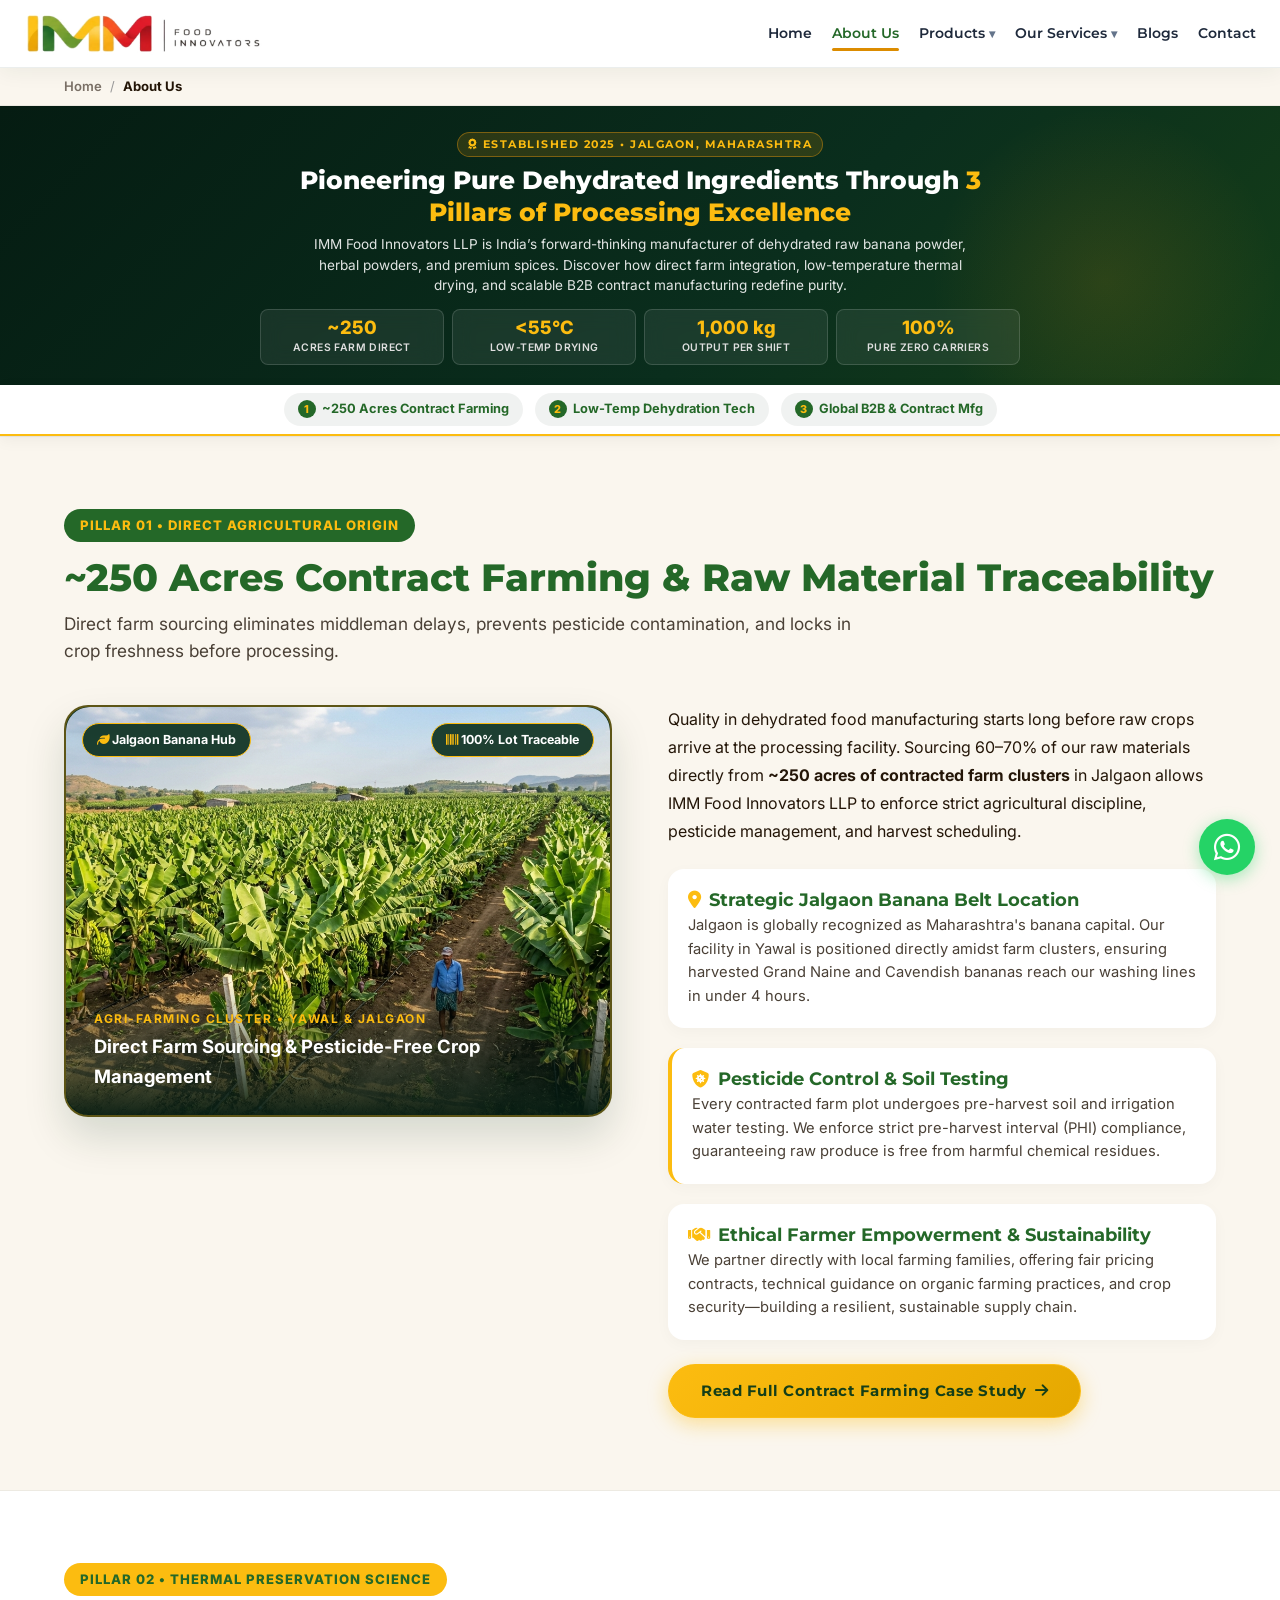
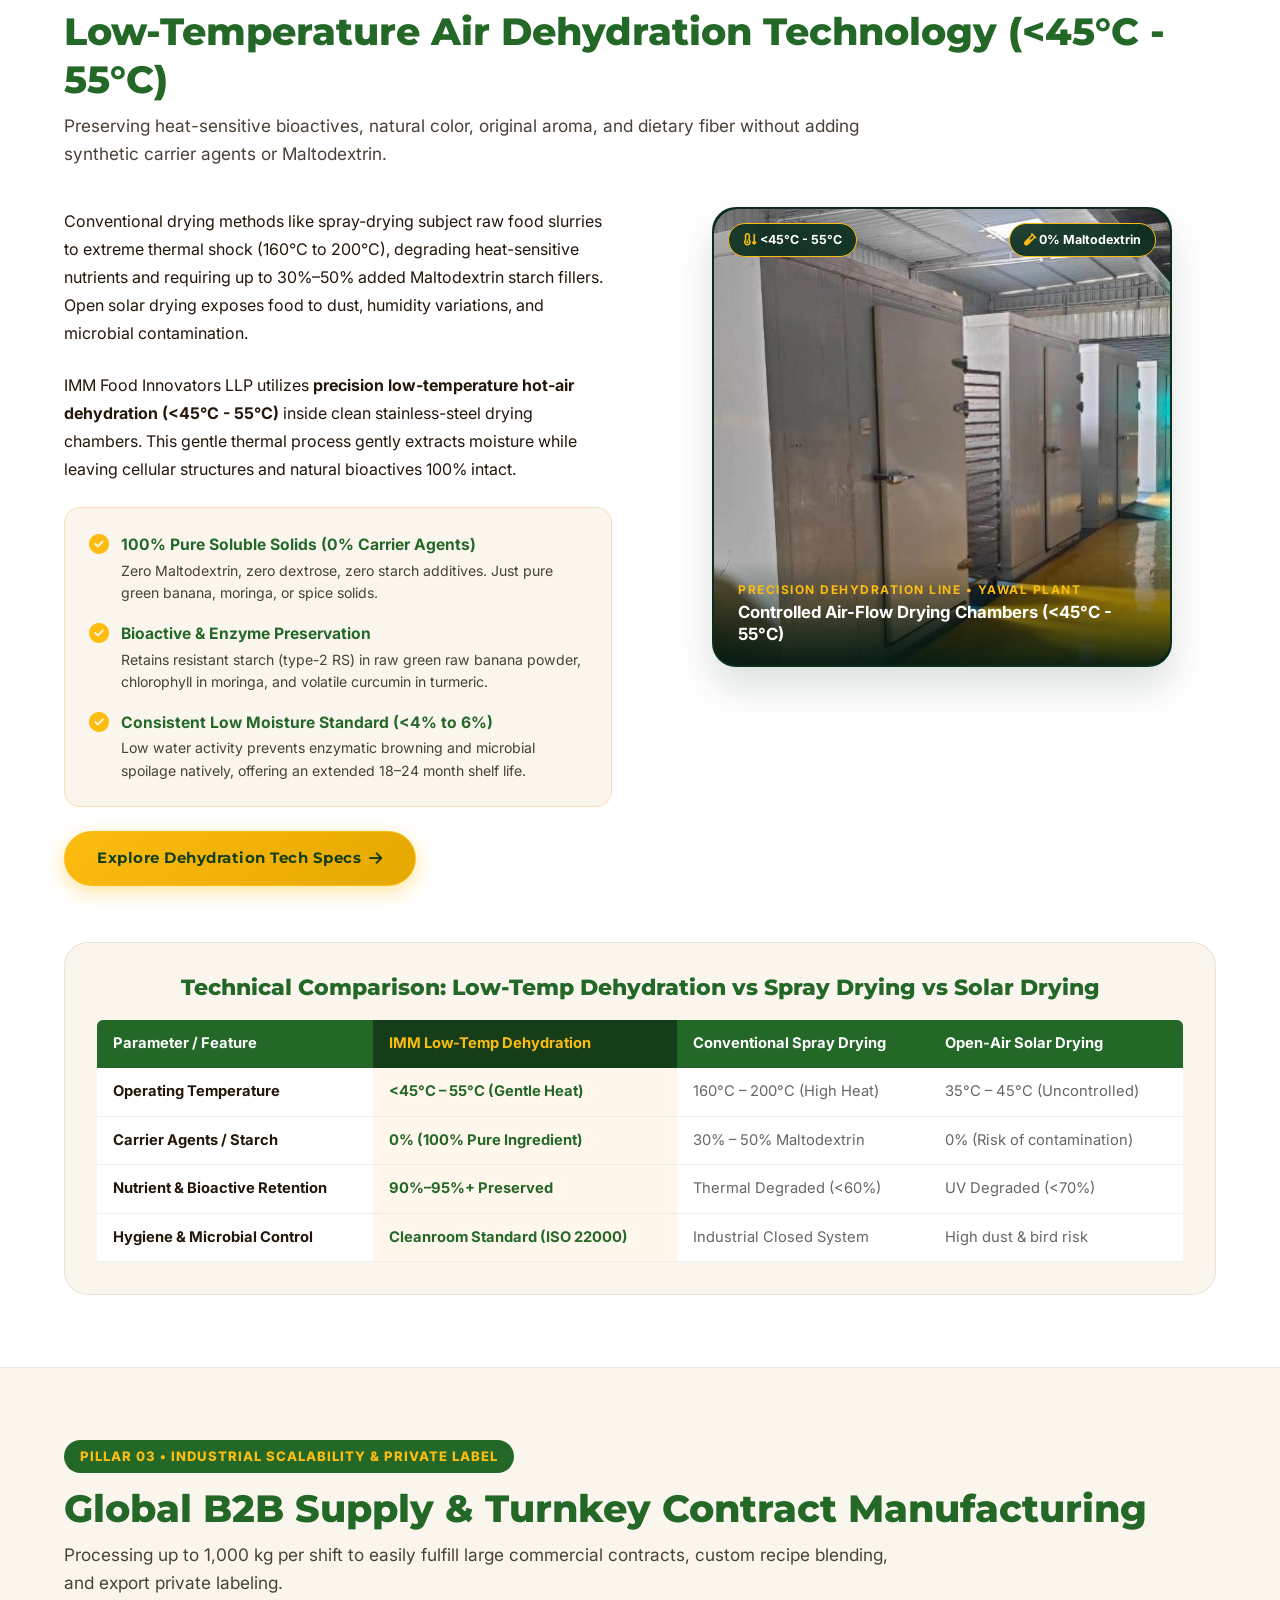
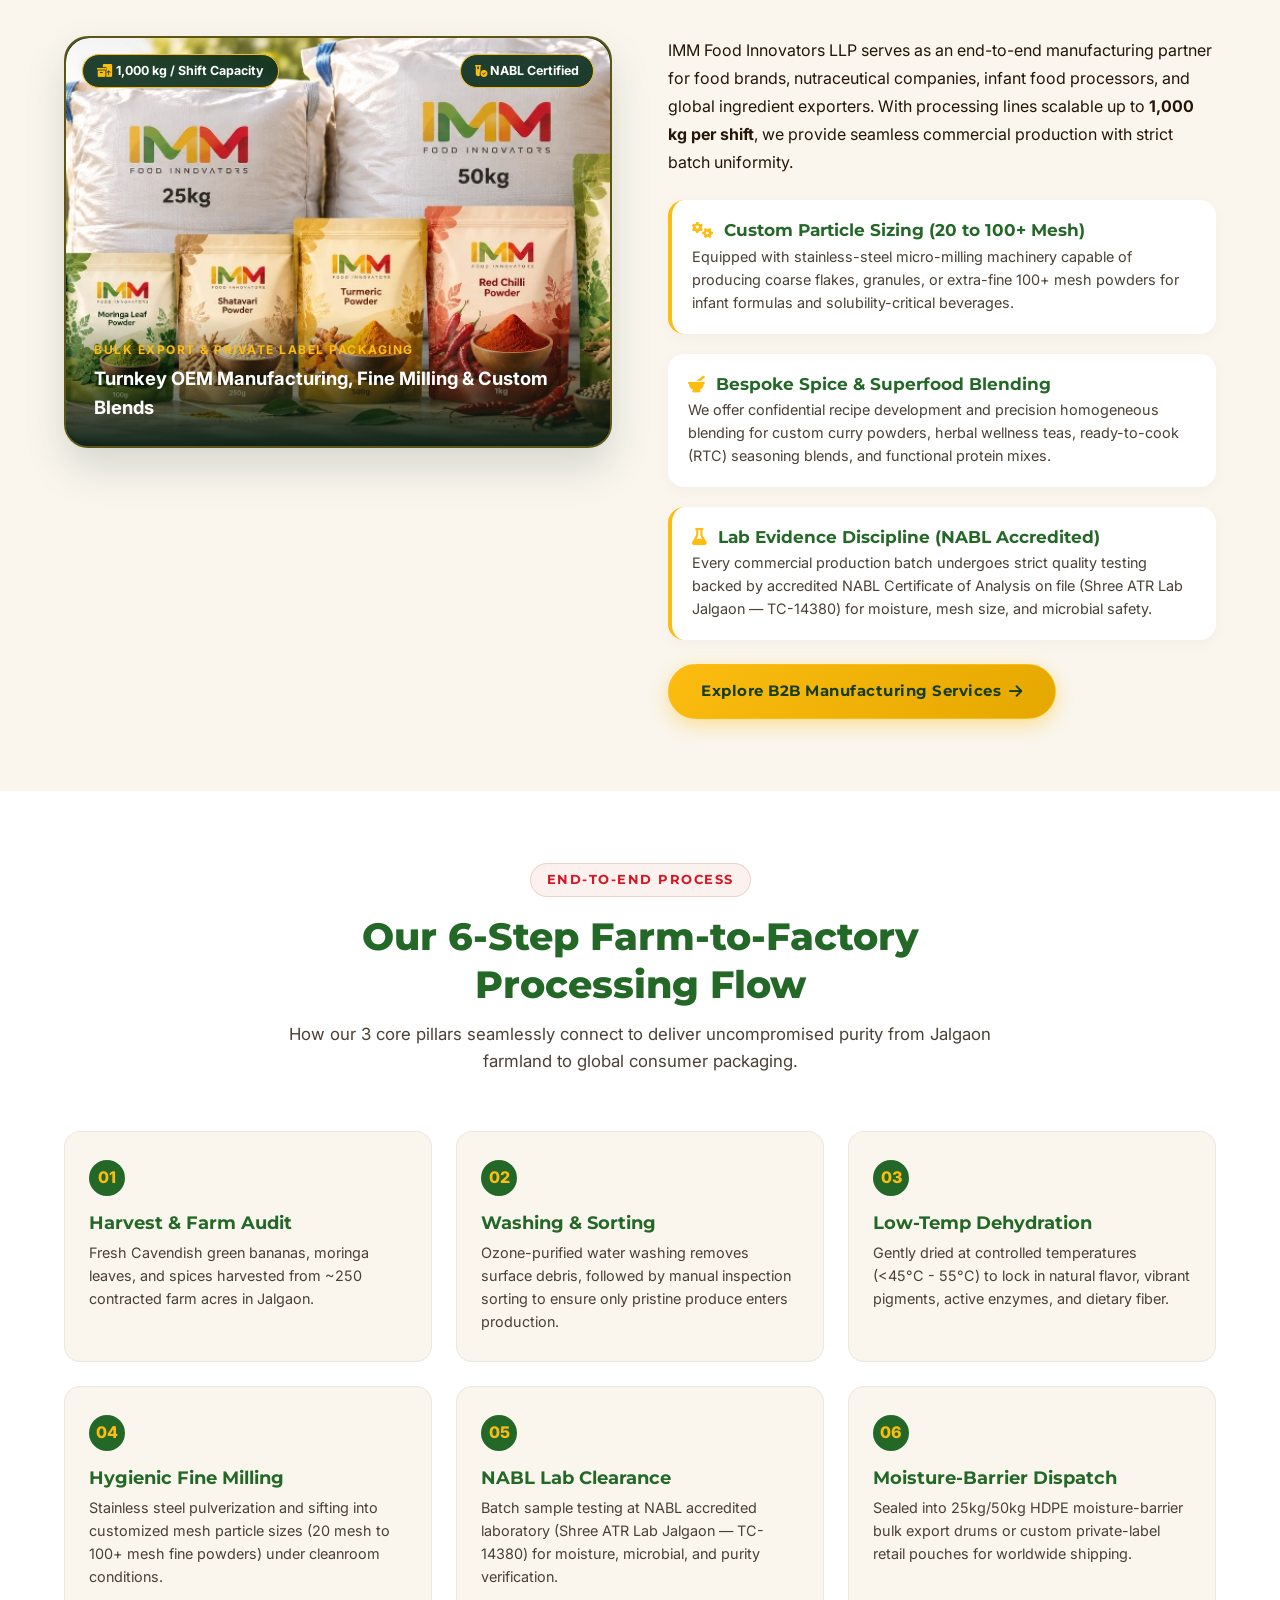
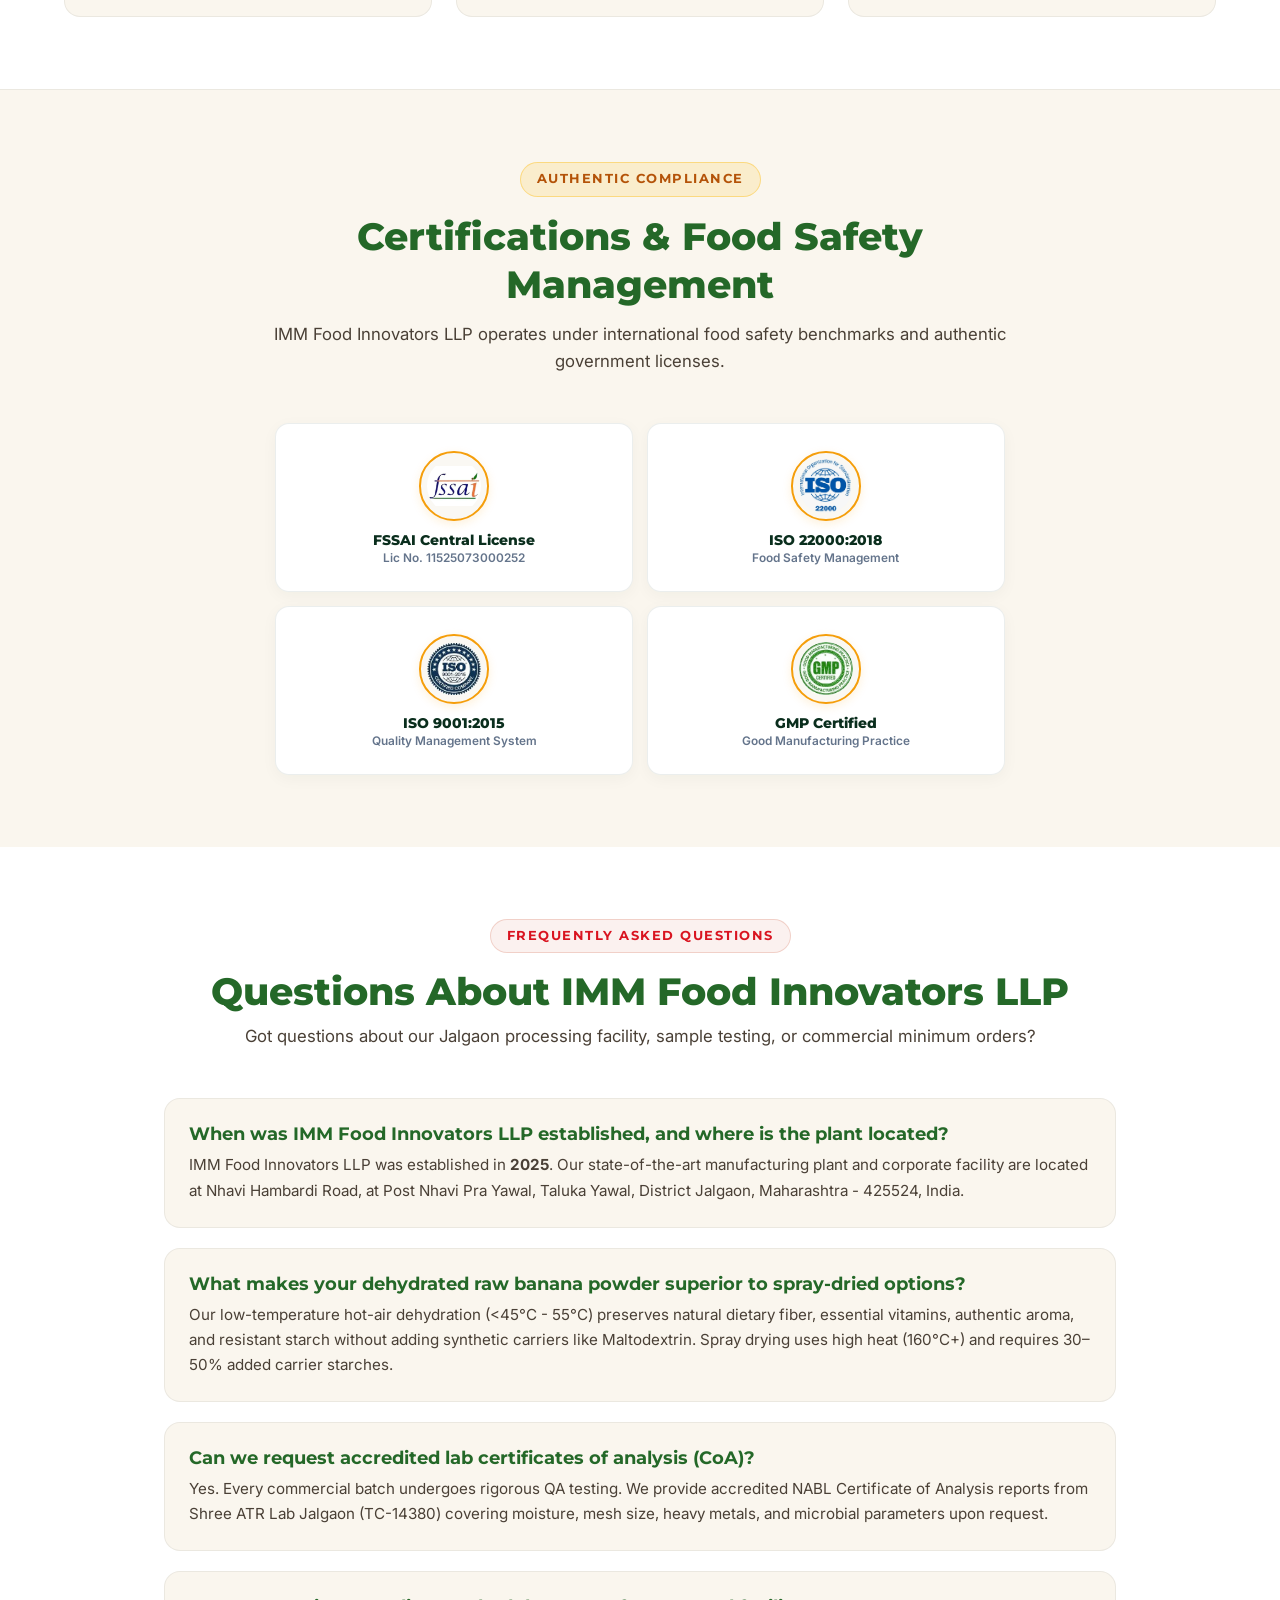
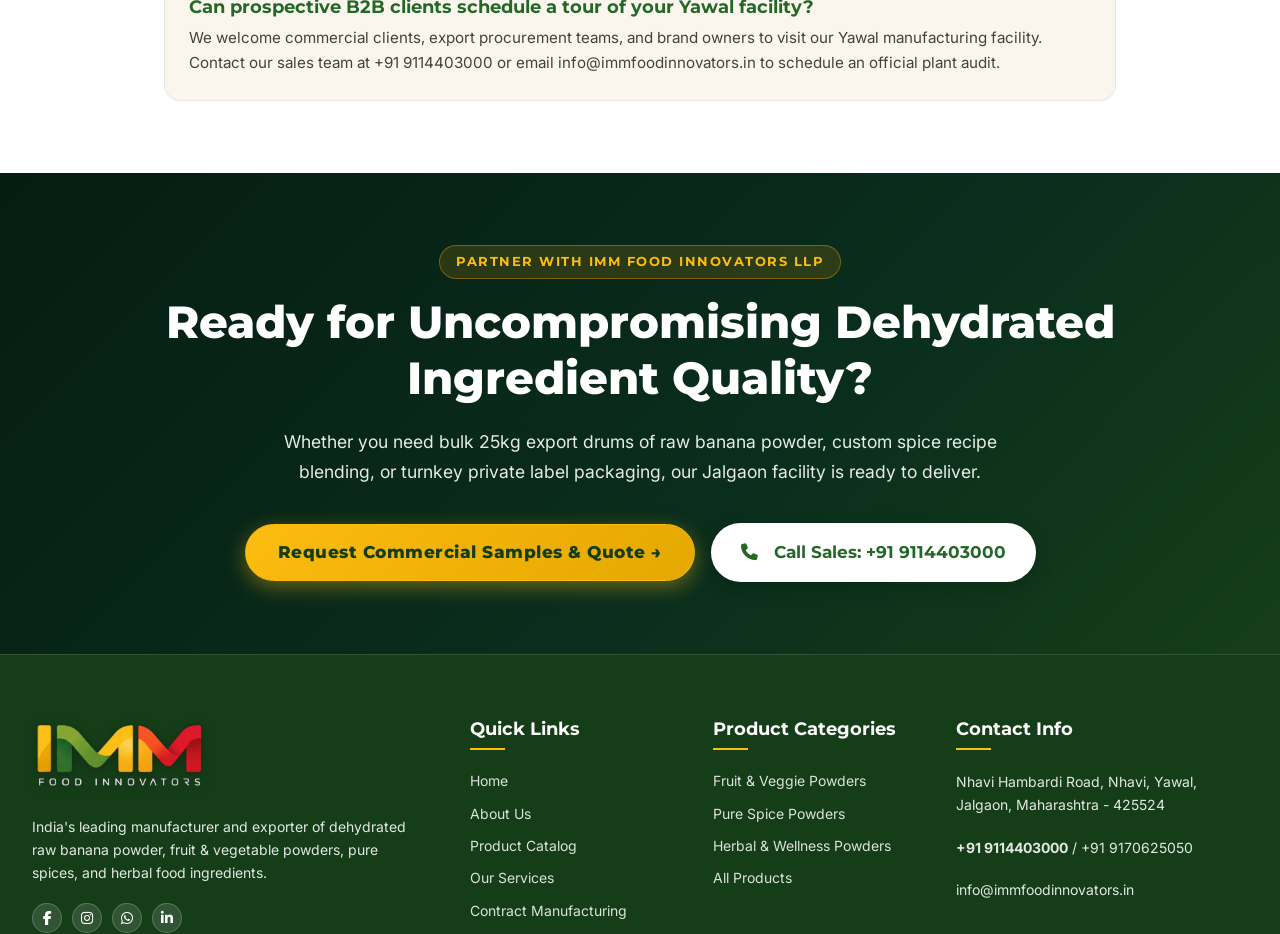
<file: about.html>
<!DOCTYPE html>
<html lang="en">

<head>
    <meta charset="UTF-8">
    <meta name="viewport" content="width=device-width, initial-scale=1.0">
    <title>About Us | IMM Food Innovators LLP — Dehydrated Raw Banana Powder & Spices Manufacturer</title>
    <meta name="description"
        content="Discover IMM Food Innovators LLP: India's premier manufacturer of low-temperature dehydrated raw banana powder and spices in Jalgaon, Maharashtra. Built on 3 core pillars: ~250 acres contract farming, low-temperature dehydration technology, and turnkey B2B contract manufacturing.">
    <meta name="keywords"
        content="About IMM Food Innovators, Jalgaon raw banana powder manufacturer, low temperature dehydration technology, contract farming Jalgaon, third party food manufacturing India, B2B food powders supplier">
    <meta name="author" content="IMM Food Innovators LLP">
    <meta name="robots" content="index, follow, max-snippet:-1, max-image-preview:large, max-video-preview:-1">

    <!-- Geo Location Metadata -->
    <meta name="geo.region" content="IN-MH">
    <meta name="geo.placename" content="Jalgaon">
    <meta name="geo.position" content="21.1643;75.6980">
    <meta name="ICBM" content="21.1643, 75.6980">

    <link rel="icon" href="images/favicon.webp?v=3.0" type="image/png">
    <link rel="icon" href="images/favicon.svg?v=3.0" type="image/svg+xml">
    <link rel="shortcut icon" href="images/favicon.ico?v=3.0">
    <link rel="apple-touch-icon" href="images/IMMLogo_icon.webp?v=3.0">
    <link rel="canonical" href="https://www.immfoodinnovators.in/about.html">

    <!-- Resource Hints -->
    <link rel="preconnect" href="https://cdnjs.cloudflare.com" crossorigin>
    <link rel="dns-prefetch" href="https://cdnjs.cloudflare.com">

    <!-- Font Awesome Icons & Modular CSS Architecture -->
    <link rel="preload" href="https://cdnjs.cloudflare.com/ajax/libs/font-awesome/6.5.1/css/all.min.css" as="style" onload="this.onload=null;this.rel='stylesheet'">
    <noscript><link rel="stylesheet" href="https://cdnjs.cloudflare.com/ajax/libs/font-awesome/6.5.1/css/all.min.css"></noscript>
    <link rel="stylesheet" href="css/style.css?v=26.0">
    <link rel="stylesheet" href="css/components.css?v=26.0">
    <link rel="stylesheet" href="css/responsive.css?v=26.0">

    <!-- Open Graph / Facebook -->
    <meta property="og:type" content="website">
    <meta property="og:site_name" content="IMM Food Innovators LLP">
    <meta property="og:url" content="https://www.immfoodinnovators.in/about.html">
    <meta property="og:title" content="About Us | IMM Food Innovators LLP — 3 Pillars of Manufacturing Excellence">
    <meta property="og:description"
        content="Explore IMM Food Innovators LLP: ~250 acres contract farming, low-temperature dehydration technology, and global B2B contract manufacturing. Established 2025 in Jalgaon, Maharashtra.">
    <meta property="og:image" content="https://www.immfoodinnovators.in/images/about_facility_hero.webp">
    <meta property="og:image:alt" content="IMM Food Innovators Processing Plant Jalgaon">
    <meta property="og:image:width" content="1200">
    <meta property="og:image:height" content="630">

    <!-- Twitter Card -->
    <meta property="twitter:card" content="summary_large_image">
    <meta property="twitter:url" content="https://www.immfoodinnovators.in/about.html">
    <meta property="twitter:title" content="About Us | IMM Food Innovators LLP">
    <meta property="twitter:description" content="Explore IMM Food Innovators LLP: ~250 acres contract farming, low-temperature dehydration, and global B2B contract manufacturing.">
    <meta property="twitter:image" content="https://www.immfoodinnovators.in/images/about_facility_hero.webp">

    <!-- Schema Markup (JSON-LD) -->
    <script type="application/ld+json">
    [
      {
        "@context": "https://schema.org",
        "@type": "AboutPage",
        "@id": "https://www.immfoodinnovators.in/about.html#aboutpage",
        "name": "About Us — IMM Food Innovators LLP",
        "description": "Comprehensive details on IMM Food Innovators LLP's 3 core pillars: ~250 acres contract farming, low-temperature dehydration technology, and scalable B2B contract manufacturing.",
        "url": "https://www.immfoodinnovators.in/about.html",
        "mainEntity": {
          "@type": "Organization",
          "name": "IMM Food Innovators LLP",
          "url": "https://www.immfoodinnovators.in",
          "logo": "https://www.immfoodinnovators.in/images/IMMLogo.webp",
          "foundingDate": "2025",
          "address": {
            "@type": "PostalAddress",
            "streetAddress": "Nhavi Hambardi Road, Post Nhavi Pra Yawal",
            "addressLocality": "Nhavi, Yawal, Jalgaon",
            "addressRegion": "Maharashtra",
            "postalCode": "425524",
            "addressCountry": "IN"
          }
        }
      },
      {
        "@context": "https://schema.org",
        "@type": "BreadcrumbList",
        "itemListElement": [
          {
            "@type": "ListItem",
            "position": 1,
            "name": "Home",
            "item": "https://www.immfoodinnovators.in/"
          },
          {
            "@type": "ListItem",
            "position": 2,
            "name": "About Us",
            "item": "https://www.immfoodinnovators.in/about.html"
          }
        ]
      }
    ]
    </script>
</head>

<body>
    <!-- Scroll Progress Indicator -->
    <div id="scroll-progress"></div>

    <!-- MAIN HEADER -->
    <header id="header">
        <div class="header-container">
            <a href="index.html" class="logo">
                <img src="images/IMMLogo_nav.webp" alt="IMM Food Innovators Logo" class="logo-img" loading="eager" width="1350" height="260">
            </a>
            <nav>
                <ul id="navMenu">
                    <li><a href="index.html" class="nav-link">Home</a></li>
                    <li><a href="about.html" class="nav-link active">About Us</a></li>
                    <!-- PRODUCTS DROPDOWN MENU -->
                    <li class="nav-item dropdown">
                        <a href="products.html" class="nav-link">Products <span class="dropdown-arrow">▾</span></a>
                        <ul class="dropdown-menu">
                            <li><a href="products.html?category=powder" class="dropdown-item">Fruit & Veggie Powders</a></li>
                            <li><a href="products.html?category=spices" class="dropdown-item">Pure Spices</a></li>
                            <li><a href="products.html?category=herbal" class="dropdown-item">Herbal & Wellness</a></li>
                            <li><a href="products.html" class="dropdown-item">All Products</a></li>
                        </ul>
                    </li>

                    <!-- OUR SERVICES DROPDOWN MENU -->
                    <li class="nav-item dropdown">
                        <a href="services.html" class="nav-link">Our Services <span class="dropdown-arrow">▾</span></a>
                        <ul class="dropdown-menu">
                            <li><a href="services.html#retail-packaging" class="dropdown-item">Retail Packaging Solutions</a></li>
                            <li><a href="services.html#bulk-packaging" class="dropdown-item">Bulk Export Packaging</a></li>
                            <li><a href="services.html#custom-blends" class="dropdown-item">Custom Blend Development</a></li>
                            <li><a href="services.html#contract-mfg" class="dropdown-item">Third-Party Contract Manufacturing</a></li>
                        </ul>
                    </li>

                    <li><a href="blogs.html" class="nav-link">Blogs</a></li>
                    <li><a href="contact.html" class="nav-link">Contact</a></li>
                </ul>
            </nav>
            <div class="hamburger" id="hamburger">
                <span></span>
                <span></span>
                <span></span>
            </div>
        </div>
    </header>

    <main>

        <!-- BREADCRUMB NAVIGATION -->
        <div class="breadcrumb-container" style="background: var(--bg-linen); border-bottom: 1px solid rgba(0,0,0,0.06); padding: 0.5rem 0;">
            <div class="container" style="max-width: 1200px; margin: 0 auto; padding: 0 1.5rem;">
                <nav aria-label="breadcrumb">
                    <ol style="list-style: none; padding: 0; margin: 0; display: flex; flex-wrap: wrap; gap: 8px; font-size: 0.82rem; color: var(--text-muted);">
                        <li><a href="index.html" style="color: var(--primary-color); text-decoration: none; font-weight: 600;">Home</a></li>
                        <li style="color: #999;">/</li>
                        <li style="color: var(--text-primary); font-weight: 700;" aria-current="page">About Us</li>
                    </ol>
                </nav>
            </div>
        </div>

        <!-- ABOUT HERO HEADER SECTION (COMPACT & SLEEK) -->
        <section class="about-hero" style="background: linear-gradient(135deg, #051C12 0%, #0A2E1D 60%, #153E18 100%); color: #FFFFFF; padding: 1.5rem 0 1.25rem 0; position: relative; overflow: hidden;">
            <div style="position: absolute; top: 0; right: 0; width: 350px; height: 350px; background: radial-gradient(circle, rgba(245, 158, 11, 0.12) 0%, transparent 70%); pointer-events: none;"></div>
            
            <div class="container" style="max-width: 1200px; margin: 0 auto; padding: 0 1.5rem; position: relative; z-index: 2;">
                <div style="text-align: center; max-width: 760px; margin: 0 auto;">
                    <div class="section-badge badge-gold" style="background: rgba(245, 158, 11, 0.15); border: 1px solid rgba(245, 158, 11, 0.4); color: var(--accent-gold); display: inline-flex; align-items: center; gap: 5px; margin-bottom: 0.4rem; font-size: 0.68rem; padding: 3px 10px;">
                        <i class="fa-solid fa-award"></i> ESTABLISHED 2025 • JALGAON, MAHARASHTRA
                    </div>
                    <h1 style="font-size: clamp(1.2rem, 2vw, 1.55rem); font-weight: 800; line-height: 1.3; margin: 0 auto 0.4rem auto; color: #FFFFFF; max-width: 720px;">
                        Pioneering Pure Dehydrated Ingredients Through <span style="color: var(--accent-gold);">3 Pillars of Processing Excellence</span>
                    </h1>
                    <p style="font-size: 0.85rem; line-height: 1.5; color: rgba(255, 255, 255, 0.88); margin: 0 auto 0.85rem auto; font-weight: 400; max-width: 680px;">
                        IMM Food Innovators LLP is India’s forward-thinking manufacturer of dehydrated raw banana powder, herbal powders, and premium spices. Discover how direct farm integration, low-temperature thermal drying, and scalable B2B contract manufacturing redefine purity.
                    </p>

                    <!-- COMPACT QUICK STAT CARDS IN HERO -->
                    <div style="display: grid; grid-template-columns: repeat(auto-fit, minmax(130px, 1fr)); gap: 0.5rem; margin-top: 0.85rem;">
                        <div style="background: rgba(255, 255, 255, 0.07); backdrop-filter: blur(10px); border: 1px solid rgba(255, 255, 255, 0.15); border-radius: var(--radius-sm); padding: 0.5rem 0.4rem; text-align: center;">
                            <div style="font-size: 1.15rem; font-weight: 800; color: var(--accent-gold); line-height: 1;">~250</div>
                            <div style="font-size: 0.65rem; font-weight: 600; text-transform: uppercase; letter-spacing: 0.4px; margin-top: 3px; color: #E0E0E0;">Acres Farm Direct</div>
                        </div>
                        <div style="background: rgba(255, 255, 255, 0.07); backdrop-filter: blur(10px); border: 1px solid rgba(255, 255, 255, 0.15); border-radius: var(--radius-sm); padding: 0.5rem 0.4rem; text-align: center;">
                            <div style="font-size: 1.15rem; font-weight: 800; color: var(--accent-gold); line-height: 1;">&lt;55°C</div>
                            <div style="font-size: 0.65rem; font-weight: 600; text-transform: uppercase; letter-spacing: 0.4px; margin-top: 3px; color: #E0E0E0;">Low-Temp Drying</div>
                        </div>
                        <div style="background: rgba(255, 255, 255, 0.07); backdrop-filter: blur(10px); border: 1px solid rgba(255, 255, 255, 0.15); border-radius: var(--radius-sm); padding: 0.5rem 0.4rem; text-align: center;">
                            <div style="font-size: 1.15rem; font-weight: 800; color: var(--accent-gold); line-height: 1;">1,000 kg</div>
                            <div style="font-size: 0.65rem; font-weight: 600; text-transform: uppercase; letter-spacing: 0.4px; margin-top: 3px; color: #E0E0E0;">Output per Shift</div>
                        </div>
                        <div style="background: rgba(255, 255, 255, 0.07); backdrop-filter: blur(10px); border: 1px solid rgba(255, 255, 255, 0.15); border-radius: var(--radius-sm); padding: 0.5rem 0.4rem; text-align: center;">
                            <div style="font-size: 1.15rem; font-weight: 800; color: var(--accent-gold); line-height: 1;">100%</div>
                            <div style="font-size: 0.65rem; font-weight: 600; text-transform: uppercase; letter-spacing: 0.4px; margin-top: 3px; color: #E0E0E0;">Pure Zero Carriers</div>
                        </div>
                    </div>
                </div>
            </div>
        </section>

        <!-- INTERACTIVE PILLAR NAVIGATION STICKY BAR -->
        <nav aria-label="About Us Core Pillars" style="background: #FFFFFF; border-bottom: 2px solid var(--accent-gold); box-shadow: 0 4px 15px rgba(0,0,0,0.05); position: sticky; top: 75px; z-index: 100;">
            <div class="container" style="max-width: 1200px; margin: 0 auto; padding: 0 1.5rem;">
                <div style="display: flex; justify-content: center; align-items: center; gap: 0.75rem; overflow-x: auto; padding: 0.5rem 0; scrollbar-width: none;">
                    <a href="#pillar-farming" style="display: inline-flex; align-items: center; gap: 6px; padding: 6px 14px; border-radius: 50px; background: rgba(10, 46, 29, 0.06); color: var(--primary-dark); font-weight: 700; font-size: 0.8rem; text-decoration: none; white-space: nowrap; transition: all 0.2s ease;">
                        <span style="background: var(--primary-dark); color: var(--accent-gold); width: 18px; height: 18px; border-radius: 50%; display: inline-flex; align-items: center; justify-content: center; font-size: 0.68rem; font-weight: 800;">1</span>
                        ~250 Acres Contract Farming
                    </a>
                    <a href="#pillar-dehydration" style="display: inline-flex; align-items: center; gap: 6px; padding: 6px 14px; border-radius: 50px; background: rgba(10, 46, 29, 0.06); color: var(--primary-dark); font-weight: 700; font-size: 0.8rem; text-decoration: none; white-space: nowrap; transition: all 0.2s ease;">
                        <span style="background: var(--primary-dark); color: var(--accent-gold); width: 18px; height: 18px; border-radius: 50%; display: inline-flex; align-items: center; justify-content: center; font-size: 0.68rem; font-weight: 800;">2</span>
                        Low-Temp Dehydration Tech
                    </a>
                    <a href="#pillar-b2b" style="display: inline-flex; align-items: center; gap: 6px; padding: 6px 14px; border-radius: 50px; background: rgba(10, 46, 29, 0.06); color: var(--primary-dark); font-weight: 700; font-size: 0.8rem; text-decoration: none; white-space: nowrap; transition: all 0.2s ease;">
                        <span style="background: var(--primary-dark); color: var(--accent-gold); width: 18px; height: 18px; border-radius: 50%; display: inline-flex; align-items: center; justify-content: center; font-size: 0.68rem; font-weight: 800;">3</span>
                        Global B2B & Contract Mfg
                    </a>
                </div>
            </div>
        </nav>

        <!-- =================================================================== -->
        <!-- PILLAR 01: ~250 ACRES CONTRACT FARMING & RAW MATERIAL ORIGIN       -->
        <!-- =================================================================== -->
        <section id="pillar-farming" style="padding: 4.5rem 0; background: var(--bg-linen); border-top: 1px solid rgba(0,0,0,0.05); border-bottom: 1px solid rgba(0,0,0,0.05);">
            <div class="container" style="max-width: 1200px; margin: 0 auto; padding: 0 1.5rem;">
                <div style="margin-bottom: 2.5rem;">
                    <span style="background: var(--primary-dark); color: var(--accent-gold); padding: 6px 16px; border-radius: 50px; font-weight: 800; font-size: 0.82rem; text-transform: uppercase; letter-spacing: 1px; display: inline-block; margin-bottom: 0.75rem;">
                        PILLAR 01 • DIRECT AGRICULTURAL ORIGIN
                    </span>
                    <h2 style="font-size: clamp(1.8rem, 3vw, 2.6rem); font-weight: 800; color: var(--primary-dark); line-height: 1.25; margin: 0;">
                        ~250 Acres Contract Farming & Raw Material Traceability
                    </h2>
                    <p style="font-size: 1.08rem; color: var(--text-secondary); margin-top: 0.5rem; max-width: 800px;">
                        Direct farm sourcing eliminates middleman delays, prevents pesticide contamination, and locks in crop freshness before processing.
                    </p>
                </div>

                <div class="about-grid" style="display: grid; grid-template-columns: 1fr 1fr; gap: 3.5rem; align-items: start;">
                    <!-- LEFT COLUMN: DEDICATED PHOTO CARD FOR PILLAR 1 -->
                    <div style="position: sticky; top: 100px;">
                        <div style="border-radius: var(--radius-lg); overflow: hidden; border: 2px solid rgba(245, 158, 11, 0.35); box-shadow: 0 20px 40px rgba(10, 46, 29, 0.15); background: #0A2E1D; position: relative;">
                            <!-- FLOATING OVERLAY BADGES -->
                            <div style="position: absolute; top: 16px; left: 16px; right: 16px; display: flex; justify-content: space-between; gap: 8px; z-index: 10;">
                                <span style="background: rgba(10, 46, 29, 0.9); backdrop-filter: blur(8px); border: 1px solid var(--accent-gold); color: #FFFFFF; padding: 6px 14px; border-radius: 50px; font-weight: 700; font-size: 0.78rem;">
                                    <i class="fa-solid fa-leaf" style="color: var(--accent-gold);"></i> Jalgaon Banana Hub
                                </span>
                                <span style="background: rgba(10, 46, 29, 0.9); backdrop-filter: blur(8px); border: 1px solid var(--accent-gold); color: #FFFFFF; padding: 6px 14px; border-radius: 50px; font-weight: 700; font-size: 0.78rem;">
                                    <i class="fa-solid fa-barcode" style="color: var(--accent-gold);"></i> 100% Lot Traceable
                                </span>
                            </div>

                            <img src="images/about_contract_farming_jalgaon.jpg" alt="IMM Food Innovators ~250 Acres Banana Plantation Jalgaon" style="width: 100%; aspect-ratio: 4 / 3; object-fit: cover; display: block;" loading="lazy">

                            <div style="position: absolute; bottom: 0; left: 0; right: 0; background: linear-gradient(180deg, transparent 0%, rgba(5,28,18,0.95) 100%); padding: 1.5rem 1.75rem; color: #FFFFFF;">
                                <div style="font-size: 0.75rem; font-weight: 700; color: var(--accent-gold); letter-spacing: 1.5px; text-transform: uppercase; margin-bottom: 4px;">
                                    AGRI-FARMING CLUSTER • YAWAL & JALGAON
                                </div>
                                <div style="font-size: 1.15rem; font-weight: 700; color: #FFFFFF;">
                                    Direct Farm Sourcing & Pesticide-Free Crop Management
                                </div>
                            </div>
                        </div>
                    </div>

                    <!-- RIGHT COLUMN: DETAILED INFO FOR PILLAR 1 -->
                    <div style="display: flex; flex-direction: column; gap: 1.5rem;">
                        <p style="font-size: 1rem; line-height: 1.75; color: var(--text-primary); margin: 0;">
                            Quality in dehydrated food manufacturing starts long before raw crops arrive at the processing facility. Sourcing 60–70% of our raw materials directly from <strong>~250 acres of contracted farm clusters</strong> in Jalgaon allows IMM Food Innovators LLP to enforce strict agricultural discipline, pesticide management, and harvest scheduling.
                        </p>

                        <!-- FEATURE CARDS FOR PILLAR 1 -->
                        <div style="display: flex; flex-direction: column; gap: 1.25rem;">
                            <div style="background: #FFFFFF; padding: 1.25rem; border-radius: var(--radius-md); border-left: 4px solid var(--primary-color); box-shadow: 0 4px 15px rgba(0,0,0,0.03);">
                                <h3 style="font-size: 1.1rem; font-weight: 700; color: var(--primary-dark); margin: 0 0 4px 0; display: flex; align-items: center; gap: 8px;">
                                    <i class="fa-solid fa-location-dot" style="color: var(--accent-gold);"></i> Strategic Jalgaon Banana Belt Location
                                </h3>
                                <p style="font-size: 0.92rem; color: var(--text-secondary); margin: 0; line-height: 1.6;">
                                    Jalgaon is globally recognized as Maharashtra's banana capital. Our facility in Yawal is positioned directly amidst farm clusters, ensuring harvested Grand Naine and Cavendish bananas reach our washing lines in under 4 hours.
                                </p>
                            </div>

                            <div style="background: #FFFFFF; padding: 1.25rem; border-radius: var(--radius-md); border-left: 4px solid var(--accent-gold); box-shadow: 0 4px 15px rgba(0,0,0,0.03);">
                                <h3 style="font-size: 1.1rem; font-weight: 700; color: var(--primary-dark); margin: 0 0 4px 0; display: flex; align-items: center; gap: 8px;">
                                    <i class="fa-solid fa-shield-virus" style="color: var(--accent-gold);"></i> Pesticide Control & Soil Testing
                                </h3>
                                <p style="font-size: 0.92rem; color: var(--text-secondary); margin: 0; line-height: 1.6;">
                                    Every contracted farm plot undergoes pre-harvest soil and irrigation water testing. We enforce strict pre-harvest interval (PHI) compliance, guaranteeing raw produce is free from harmful chemical residues.
                                </p>
                            </div>

                            <div style="background: #FFFFFF; padding: 1.25rem; border-radius: var(--radius-md); border-left: 4px solid var(--primary-color); box-shadow: 0 4px 15px rgba(0,0,0,0.03);">
                                <h3 style="font-size: 1.1rem; font-weight: 700; color: var(--primary-dark); margin: 0 0 4px 0; display: flex; align-items: center; gap: 8px;">
                                    <i class="fa-solid fa-handshake" style="color: var(--accent-gold);"></i> Ethical Farmer Empowerment & Sustainability
                                </h3>
                                <p style="font-size: 0.92rem; color: var(--text-secondary); margin: 0; line-height: 1.6;">
                                    We partner directly with local farming families, offering fair pricing contracts, technical guidance on organic farming practices, and crop security—building a resilient, sustainable supply chain.
                                </p>
                            </div>
                        </div>

                        <div>
                            <a href="contract-farming-quality-control-jalgaon.html" class="btn-primary" style="display: inline-flex; align-items: center; gap: 8px; font-weight: 700; font-size: 0.95rem;">
                                Read Full Contract Farming Case Study <i class="fa-solid fa-arrow-right"></i>
                            </a>
                        </div>
                    </div>
                </div>
            </div>
        </section>


        <!-- =================================================================== -->
        <!-- PILLAR 02: ADVANCED LOW-TEMPERATURE DEHYDRATION TECHNOLOGY         -->
        <!-- =================================================================== -->
        <section id="pillar-dehydration" style="padding: 4.5rem 0; background: #FFFFFF;">
            <div class="container" style="max-width: 1200px; margin: 0 auto; padding: 0 1.5rem;">
                <div style="margin-bottom: 2.5rem;">
                    <span style="background: var(--accent-gold); color: var(--primary-dark); padding: 6px 16px; border-radius: 50px; font-weight: 800; font-size: 0.82rem; text-transform: uppercase; letter-spacing: 1px; display: inline-block; margin-bottom: 0.75rem;">
                        PILLAR 02 • THERMAL PRESERVATION SCIENCE
                    </span>
                    <h2 style="font-size: clamp(1.8rem, 3vw, 2.6rem); font-weight: 800; color: var(--primary-dark); line-height: 1.25; margin: 0;">
                        Low-Temperature Air Dehydration Technology (&lt;45°C - 55°C)
                    </h2>
                    <p style="font-size: 1.08rem; color: var(--text-secondary); margin-top: 0.5rem; max-width: 850px;">
                        Preserving heat-sensitive bioactives, natural color, original aroma, and dietary fiber without adding synthetic carrier agents or Maltodextrin.
                    </p>
                </div>

                <div class="about-grid" style="display: grid; grid-template-columns: 1fr 1fr; gap: 3.5rem; align-items: start;">
                    <!-- LEFT COLUMN: DETAILED INFO & ADVANTAGES -->
                    <div style="display: flex; flex-direction: column; gap: 1.5rem;">
                        <p style="font-size: 1rem; line-height: 1.75; color: var(--text-primary); margin: 0;">
                            Conventional drying methods like spray-drying subject raw food slurries to extreme thermal shock (160°C to 200°C), degrading heat-sensitive nutrients and requiring up to 30%–50% added Maltodextrin starch fillers. Open solar drying exposes food to dust, humidity variations, and microbial contamination.
                        </p>
                        <p style="font-size: 1rem; line-height: 1.75; color: var(--text-primary); margin: 0;">
                            IMM Food Innovators LLP utilizes <strong>precision low-temperature hot-air dehydration (<45°C - 55°C)</strong> inside clean stainless-steel drying chambers. This gentle thermal process gently extracts moisture while leaving cellular structures and natural bioactives 100% intact.
                        </p>

                        <!-- KEY BENEFITS CHECKLIST -->
                        <div style="display: flex; flex-direction: column; gap: 1rem; background: var(--bg-linen); padding: 1.5rem; border-radius: var(--radius-md); border: 1px solid rgba(245, 158, 11, 0.25);">
                            <div style="display: flex; gap: 12px; align-items: flex-start;">
                                <i class="fa-solid fa-circle-check" style="color: var(--accent-gold); font-size: 1.25rem; margin-top: 2px;"></i>
                                <div>
                                    <strong style="color: var(--primary-dark); font-size: 0.98rem;">100% Pure Soluble Solids (0% Carrier Agents)</strong>
                                    <p style="font-size: 0.88rem; color: var(--text-secondary); margin: 2px 0 0 0;">Zero Maltodextrin, zero dextrose, zero starch additives. Just pure green banana, moringa, or spice solids.</p>
                                </div>
                            </div>

                            <div style="display: flex; gap: 12px; align-items: flex-start;">
                                <i class="fa-solid fa-circle-check" style="color: var(--accent-gold); font-size: 1.25rem; margin-top: 2px;"></i>
                                <div>
                                    <strong style="color: var(--primary-dark); font-size: 0.98rem;">Bioactive & Enzyme Preservation</strong>
                                    <p style="font-size: 0.88rem; color: var(--text-secondary); margin: 2px 0 0 0;">Retains resistant starch (type-2 RS) in raw green raw banana powder, chlorophyll in moringa, and volatile curcumin in turmeric.</p>
                                </div>
                            </div>

                            <div style="display: flex; gap: 12px; align-items: flex-start;">
                                <i class="fa-solid fa-circle-check" style="color: var(--accent-gold); font-size: 1.25rem; margin-top: 2px;"></i>
                                <div>
                                    <strong style="color: var(--primary-dark); font-size: 0.98rem;">Consistent Low Moisture Standard (&lt;4% to 6%)</strong>
                                    <p style="font-size: 0.88rem; color: var(--text-secondary); margin: 2px 0 0 0;">Low water activity prevents enzymatic browning and microbial spoilage natively, offering an extended 18–24 month shelf life.</p>
                                </div>
                            </div>
                        </div>

                        <div>
                            <a href="low-temperature-dehydration-technology.html" class="btn-primary" style="display: inline-flex; align-items: center; gap: 8px; font-weight: 700; font-size: 0.95rem;">
                                Explore Dehydration Tech Specs <i class="fa-solid fa-arrow-right"></i>
                            </a>
                        </div>
                    </div>

                    <!-- RIGHT COLUMN: DEDICATED PHOTO CARD FOR PILLAR 2 -->
                    <div style="position: sticky; top: 100px; display: flex; justify-content: center; align-items: flex-start;">
                        <div style="border-radius: var(--radius-lg); overflow: hidden; border: 2px solid rgba(10, 46, 29, 0.3); box-shadow: 0 20px 40px rgba(10, 46, 29, 0.15); background: #0A2E1D; position: relative; max-width: 460px; width: 100%; margin: 0 auto;">
                            <!-- FLOATING OVERLAY BADGES -->
                            <div style="position: absolute; top: 14px; left: 14px; right: 14px; display: flex; justify-content: space-between; gap: 8px; z-index: 10;">
                                <span style="background: rgba(10, 46, 29, 0.9); backdrop-filter: blur(8px); border: 1px solid var(--accent-gold); color: #FFFFFF; padding: 6px 14px; border-radius: 50px; font-weight: 700; font-size: 0.78rem;">
                                    <i class="fa-solid fa-temperature-arrow-down" style="color: var(--accent-gold);"></i> &lt;45°C - 55°C
                                </span>
                                <span style="background: rgba(10, 46, 29, 0.9); backdrop-filter: blur(8px); border: 1px solid var(--accent-gold); color: #FFFFFF; padding: 6px 14px; border-radius: 50px; font-weight: 700; font-size: 0.78rem;">
                                    <i class="fa-solid fa-vial" style="color: var(--accent-gold);"></i> 0% Maltodextrin
                                </span>
                            </div>

                            <img src="images/dehydration_chambers_yawal.webp" alt="IMM Food Innovators Precision Low-Temperature Air Dehydration Chambers Yawal Facility" style="width: 100%; aspect-ratio: 1 / 1; object-fit: cover; display: block;" loading="lazy" width="457" height="457">

                            <div style="position: absolute; bottom: 0; left: 0; right: 0; background: linear-gradient(180deg, transparent 0%, rgba(5,28,18,0.95) 100%); padding: 1.25rem 1.5rem; color: #FFFFFF;">
                                <div style="font-size: 0.75rem; font-weight: 700; color: var(--accent-gold); letter-spacing: 1.5px; text-transform: uppercase; margin-bottom: 3px;">
                                    PRECISION DEHYDRATION LINE • YAWAL PLANT
                                </div>
                                <div style="font-size: 1.05rem; font-weight: 700; color: #FFFFFF; line-height: 1.3;">
                                    Controlled Air-Flow Drying Chambers (&lt;45°C - 55°C)
                                </div>
                            </div>
                        </div>
                    </div>
                </div>

                <!-- COMPARISON TABLE SUB-SECTION -->
                <div style="margin-top: 3.5rem; background: var(--bg-linen); border-radius: var(--radius-lg); padding: 2rem; border: 1px solid rgba(0,0,0,0.08);">
                    <h3 style="font-size: 1.35rem; font-weight: 800; color: var(--primary-dark); margin-bottom: 1.25rem; text-align: center;">
                        Technical Comparison: Low-Temp Dehydration vs Spray Drying vs Solar Drying
                    </h3>

                    <div style="overflow-x: auto;">
                        <table style="width: 100%; border-collapse: collapse; text-align: left; font-size: 0.92rem;">
                            <thead>
                                <tr style="background: var(--primary-dark); color: #FFFFFF;">
                                    <th style="padding: 12px 16px; border-radius: 6px 0 0 0;">Parameter / Feature</th>
                                    <th style="padding: 12px 16px; background: #153E18; color: var(--accent-gold);">IMM Low-Temp Dehydration</th>
                                    <th style="padding: 12px 16px;">Conventional Spray Drying</th>
                                    <th style="padding: 12px 16px; border-radius: 0 6px 0 0;">Open-Air Solar Drying</th>
                                </tr>
                            </thead>
                            <tbody>
                                <tr style="border-bottom: 1px solid rgba(0,0,0,0.06); background: #FFFFFF;">
                                    <td style="padding: 12px 16px; font-weight: 700;">Operating Temperature</td>
                                    <td style="padding: 12px 16px; font-weight: 700; color: var(--primary-dark); background: rgba(245, 158, 11, 0.08);">&lt;45°C – 55°C (Gentle Heat)</td>
                                    <td style="padding: 12px 16px; color: #666;">160°C – 200°C (High Heat)</td>
                                    <td style="padding: 12px 16px; color: #666;">35°C – 45°C (Uncontrolled)</td>
                                </tr>
                                <tr style="border-bottom: 1px solid rgba(0,0,0,0.06); background: #FFFFFF;">
                                    <td style="padding: 12px 16px; font-weight: 700;">Carrier Agents / Starch</td>
                                    <td style="padding: 12px 16px; font-weight: 700; color: var(--primary-dark); background: rgba(245, 158, 11, 0.08);">0% (100% Pure Ingredient)</td>
                                    <td style="padding: 12px 16px; color: #666;">30% – 50% Maltodextrin</td>
                                    <td style="padding: 12px 16px; color: #666;">0% (Risk of contamination)</td>
                                </tr>
                                <tr style="border-bottom: 1px solid rgba(0,0,0,0.06); background: #FFFFFF;">
                                    <td style="padding: 12px 16px; font-weight: 700;">Nutrient & Bioactive Retention</td>
                                    <td style="padding: 12px 16px; font-weight: 700; color: var(--primary-dark); background: rgba(245, 158, 11, 0.08);">90%–95%+ Preserved</td>
                                    <td style="padding: 12px 16px; color: #666;">Thermal Degraded (&lt;60%)</td>
                                    <td style="padding: 12px 16px; color: #666;">UV Degraded (&lt;70%)</td>
                                </tr>
                                <tr style="border-bottom: 1px solid rgba(0,0,0,0.06); background: #FFFFFF;">
                                    <td style="padding: 12px 16px; font-weight: 700;">Hygiene & Microbial Control</td>
                                    <td style="padding: 12px 16px; font-weight: 700; color: var(--primary-dark); background: rgba(245, 158, 11, 0.08);">Cleanroom Standard (ISO 22000)</td>
                                    <td style="padding: 12px 16px; color: #666;">Industrial Closed System</td>
                                    <td style="padding: 12px 16px; color: #666;">High dust & bird risk</td>
                                </tr>
                            </tbody>
                        </table>
                    </div>
                </div>
            </div>
        </section>


        <!-- =================================================================== -->
        <!-- PILLAR 03: HIGH-CAPACITY GLOBAL B2B & CONTRACT MANUFACTURING       -->
        <!-- =================================================================== -->
        <section id="pillar-b2b" style="padding: 4.5rem 0; background: var(--bg-linen); border-top: 1px solid rgba(0,0,0,0.05);">
            <div class="container" style="max-width: 1200px; margin: 0 auto; padding: 0 1.5rem;">
                <div style="margin-bottom: 2.5rem;">
                    <span style="background: var(--primary-dark); color: var(--accent-gold); padding: 6px 16px; border-radius: 50px; font-weight: 800; font-size: 0.82rem; text-transform: uppercase; letter-spacing: 1px; display: inline-block; margin-bottom: 0.75rem;">
                        PILLAR 03 • INDUSTRIAL SCALABILITY & PRIVATE LABEL
                    </span>
                    <h2 style="font-size: clamp(1.8rem, 3vw, 2.6rem); font-weight: 800; color: var(--primary-dark); line-height: 1.25; margin: 0;">
                        Global B2B Supply & Turnkey Contract Manufacturing
                    </h2>
                    <p style="font-size: 1.08rem; color: var(--text-secondary); margin-top: 0.5rem; max-width: 850px;">
                        Processing up to 1,000 kg per shift to easily fulfill large commercial contracts, custom recipe blending, and export private labeling.
                    </p>
                </div>

                <div class="about-grid" style="display: grid; grid-template-columns: 1fr 1fr; gap: 3.5rem; align-items: start;">
                    <!-- LEFT COLUMN: DEDICATED PHOTO CARD FOR PILLAR 3 -->
                    <div style="position: sticky; top: 100px;">
                        <div style="border-radius: var(--radius-lg); overflow: hidden; border: 2px solid rgba(245, 158, 11, 0.35); box-shadow: 0 20px 40px rgba(10, 46, 29, 0.15); background: #0A2E1D; position: relative;">
                            <!-- FLOATING OVERLAY BADGES -->
                            <div style="position: absolute; top: 16px; left: 16px; right: 16px; display: flex; justify-content: space-between; gap: 8px; z-index: 10;">
                                <span style="background: rgba(10, 46, 29, 0.9); backdrop-filter: blur(8px); border: 1px solid var(--accent-gold); color: #FFFFFF; padding: 6px 14px; border-radius: 50px; font-weight: 700; font-size: 0.78rem;">
                                    <i class="fa-solid fa-boxes-packing" style="color: var(--accent-gold);"></i> 1,000 kg / Shift Capacity
                                </span>
                                <span style="background: rgba(10, 46, 29, 0.9); backdrop-filter: blur(8px); border: 1px solid var(--accent-gold); color: #FFFFFF; padding: 6px 14px; border-radius: 50px; font-weight: 700; font-size: 0.78rem;">
                                    <i class="fa-solid fa-vial-circle-check" style="color: var(--accent-gold);"></i> NABL Certified
                                </span>
                            </div>

                            <img src="images/all_products_packaging.webp" alt="IMM Food Innovators B2B Product Range & Export Packaging Solutions" style="width: 100%; aspect-ratio: 4 / 3; object-fit: cover; display: block;" loading="lazy">

                            <div style="position: absolute; bottom: 0; left: 0; right: 0; background: linear-gradient(180deg, transparent 0%, rgba(5,28,18,0.95) 100%); padding: 1.5rem 1.75rem; color: #FFFFFF;">
                                <div style="font-size: 0.75rem; font-weight: 700; color: var(--accent-gold); letter-spacing: 1.5px; text-transform: uppercase; margin-bottom: 4px;">
                                    BULK EXPORT & PRIVATE LABEL PACKAGING
                                </div>
                                <div style="font-size: 1.15rem; font-weight: 700; color: #FFFFFF;">
                                    Turnkey OEM Manufacturing, Fine Milling & Custom Blends
                                </div>
                            </div>
                        </div>
                    </div>

                    <!-- RIGHT COLUMN: DETAILED INFO FOR PILLAR 3 -->
                    <div style="display: flex; flex-direction: column; gap: 1.5rem;">
                        <p style="font-size: 1rem; line-height: 1.75; color: var(--text-primary); margin: 0;">
                            IMM Food Innovators LLP serves as an end-to-end manufacturing partner for food brands, nutraceutical companies, infant food processors, and global ingredient exporters. With processing lines scalable up to <strong>1,000 kg per shift</strong>, we provide seamless commercial production with strict batch uniformity.
                        </p>

                        <!-- SERVICES LIST FOR PILLAR 3 -->
                        <div style="display: flex; flex-direction: column; gap: 1.25rem;">
                            <div style="background: #FFFFFF; padding: 1.25rem; border-radius: var(--radius-md); border-left: 4px solid var(--accent-gold); box-shadow: 0 4px 15px rgba(0,0,0,0.03);">
                                <h3 style="font-size: 1.05rem; font-weight: 700; color: var(--primary-dark); margin: 0 0 4px 0;">
                                    <i class="fa-solid fa-gears" style="color: var(--accent-gold); margin-right: 6px;"></i> Custom Particle Sizing (20 to 100+ Mesh)
                                </h3>
                                <p style="font-size: 0.9rem; color: var(--text-secondary); margin: 0; line-height: 1.6;">
                                    Equipped with stainless-steel micro-milling machinery capable of producing coarse flakes, granules, or extra-fine 100+ mesh powders for infant formulas and solubility-critical beverages.
                                </p>
                            </div>

                            <div style="background: #FFFFFF; padding: 1.25rem; border-radius: var(--radius-md); border-left: 4px solid var(--primary-color); box-shadow: 0 4px 15px rgba(0,0,0,0.03);">
                                <h3 style="font-size: 1.05rem; font-weight: 700; color: var(--primary-dark); margin: 0 0 4px 0;">
                                    <i class="fa-solid fa-mortar-pestle" style="color: var(--accent-gold); margin-right: 6px;"></i> Bespoke Spice & Superfood Blending
                                </h3>
                                <p style="font-size: 0.9rem; color: var(--text-secondary); margin: 0; line-height: 1.6;">
                                    We offer confidential recipe development and precision homogeneous blending for custom curry powders, herbal wellness teas, ready-to-cook (RTC) seasoning blends, and functional protein mixes.
                                </p>
                            </div>

                            <div style="background: #FFFFFF; padding: 1.25rem; border-radius: var(--radius-md); border-left: 4px solid var(--accent-gold); box-shadow: 0 4px 15px rgba(0,0,0,0.03);">
                                <h3 style="font-size: 1.05rem; font-weight: 700; color: var(--primary-dark); margin: 0 0 4px 0;">
                                    <i class="fa-solid fa-flask" style="color: var(--accent-gold); margin-right: 6px;"></i> Lab Evidence Discipline (NABL Accredited)
                                </h3>
                                <p style="font-size: 0.9rem; color: var(--text-secondary); margin: 0; line-height: 1.6;">
                                    Every commercial production batch undergoes strict quality testing backed by accredited NABL Certificate of Analysis on file (Shree ATR Lab Jalgaon — TC-14380) for moisture, mesh size, and microbial safety.
                                </p>
                            </div>
                        </div>

                        <div>
                            <a href="services.html" class="btn-primary" style="display: inline-flex; align-items: center; gap: 8px; font-weight: 700; font-size: 0.95rem;">
                                Explore B2B Manufacturing Services <i class="fa-solid fa-arrow-right"></i>
                            </a>
                        </div>
                    </div>
                </div>
            </div>
        </section>


        <!-- =================================================================== -->
        <!-- STEP-BY-STEP INTEGRATED MANUFACTURING WORKFLOW                     -->
        <!-- =================================================================== -->
        <section style="padding: 4.5rem 0; background: #FFFFFF;">
            <div class="container" style="max-width: 1200px; margin: 0 auto; padding: 0 1.5rem;">
                <div style="text-align: center; max-width: 750px; margin: 0 auto 3.5rem auto;">
                    <div class="section-badge">END-TO-END PROCESS</div>
                    <h2 style="font-size: clamp(1.8rem, 3vw, 2.4rem); font-weight: 800; color: var(--primary-dark); line-height: 1.25; margin-bottom: 0.75rem;">
                        Our 6-Step Farm-to-Factory Processing Flow
                    </h2>
                    <p style="font-size: 1.05rem; color: var(--text-secondary);">
                        How our 3 core pillars seamlessly connect to deliver uncompromised purity from Jalgaon farmland to global consumer packaging.
                    </p>
                </div>

                <div style="display: grid; grid-template-columns: repeat(auto-fit, minmax(280px, 1fr)); gap: 1.5rem;">
                    <!-- STEP 1 -->
                    <div style="background: var(--bg-linen); border: 1px solid rgba(0,0,0,0.06); border-radius: var(--radius-md); padding: 1.75rem 1.5rem; position: relative;">
                        <div style="background: var(--primary-dark); color: var(--accent-gold); width: 36px; height: 36px; border-radius: 50%; display: flex; align-items: center; justify-content: center; font-weight: 800; font-size: 1rem; margin-bottom: 1rem;">
                            01
                        </div>
                        <h3 style="font-size: 1.1rem; font-weight: 700; color: var(--primary-dark); margin-bottom: 0.5rem;">Harvest & Farm Audit</h3>
                        <p style="font-size: 0.9rem; color: var(--text-secondary); margin: 0; line-height: 1.6;">
                            Fresh Cavendish green bananas, moringa leaves, and spices harvested from ~250 contracted farm acres in Jalgaon.
                        </p>
                    </div>

                    <!-- STEP 2 -->
                    <div style="background: var(--bg-linen); border: 1px solid rgba(0,0,0,0.06); border-radius: var(--radius-md); padding: 1.75rem 1.5rem; position: relative;">
                        <div style="background: var(--primary-dark); color: var(--accent-gold); width: 36px; height: 36px; border-radius: 50%; display: flex; align-items: center; justify-content: center; font-weight: 800; font-size: 1rem; margin-bottom: 1rem;">
                            02
                        </div>
                        <h3 style="font-size: 1.1rem; font-weight: 700; color: var(--primary-dark); margin-bottom: 0.5rem;">Washing & Sorting</h3>
                        <p style="font-size: 0.9rem; color: var(--text-secondary); margin: 0; line-height: 1.6;">
                            Ozone-purified water washing removes surface debris, followed by manual inspection sorting to ensure only pristine produce enters production.
                        </p>
                    </div>

                    <!-- STEP 3 -->
                    <div style="background: var(--bg-linen); border: 1px solid rgba(0,0,0,0.06); border-radius: var(--radius-md); padding: 1.75rem 1.5rem; position: relative;">
                        <div style="background: var(--primary-dark); color: var(--accent-gold); width: 36px; height: 36px; border-radius: 50%; display: flex; align-items: center; justify-content: center; font-weight: 800; font-size: 1rem; margin-bottom: 1rem;">
                            03
                        </div>
                        <h3 style="font-size: 1.1rem; font-weight: 700; color: var(--primary-dark); margin-bottom: 0.5rem;">Low-Temp Dehydration</h3>
                        <p style="font-size: 0.9rem; color: var(--text-secondary); margin: 0; line-height: 1.6;">
                            Gently dried at controlled temperatures (&lt;45°C - 55°C) to lock in natural flavor, vibrant pigments, active enzymes, and dietary fiber.
                        </p>
                    </div>

                    <!-- STEP 4 -->
                    <div style="background: var(--bg-linen); border: 1px solid rgba(0,0,0,0.06); border-radius: var(--radius-md); padding: 1.75rem 1.5rem; position: relative;">
                        <div style="background: var(--primary-dark); color: var(--accent-gold); width: 36px; height: 36px; border-radius: 50%; display: flex; align-items: center; justify-content: center; font-weight: 800; font-size: 1rem; margin-bottom: 1rem;">
                            04
                        </div>
                        <h3 style="font-size: 1.1rem; font-weight: 700; color: var(--primary-dark); margin-bottom: 0.5rem;">Hygienic Fine Milling</h3>
                        <p style="font-size: 0.9rem; color: var(--text-secondary); margin: 0; line-height: 1.6;">
                            Stainless steel pulverization and sifting into customized mesh particle sizes (20 mesh to 100+ mesh fine powders) under cleanroom conditions.
                        </p>
                    </div>

                    <!-- STEP 5 -->
                    <div style="background: var(--bg-linen); border: 1px solid rgba(0,0,0,0.06); border-radius: var(--radius-md); padding: 1.75rem 1.5rem; position: relative;">
                        <div style="background: var(--primary-dark); color: var(--accent-gold); width: 36px; height: 36px; border-radius: 50%; display: flex; align-items: center; justify-content: center; font-weight: 800; font-size: 1rem; margin-bottom: 1rem;">
                            05
                        </div>
                        <h3 style="font-size: 1.1rem; font-weight: 700; color: var(--primary-dark); margin-bottom: 0.5rem;">NABL Lab Clearance</h3>
                        <p style="font-size: 0.9rem; color: var(--text-secondary); margin: 0; line-height: 1.6;">
                            Batch sample testing at NABL accredited laboratory (Shree ATR Lab Jalgaon — TC-14380) for moisture, microbial, and purity verification.
                        </p>
                    </div>

                    <!-- STEP 6 -->
                    <div style="background: var(--bg-linen); border: 1px solid rgba(0,0,0,0.06); border-radius: var(--radius-md); padding: 1.75rem 1.5rem; position: relative;">
                        <div style="background: var(--primary-dark); color: var(--accent-gold); width: 36px; height: 36px; border-radius: 50%; display: flex; align-items: center; justify-content: center; font-weight: 800; font-size: 1rem; margin-bottom: 1rem;">
                            06
                        </div>
                        <h3 style="font-size: 1.1rem; font-weight: 700; color: var(--primary-dark); margin-bottom: 0.5rem;">Moisture-Barrier Dispatch</h3>
                        <p style="font-size: 0.9rem; color: var(--text-secondary); margin: 0; line-height: 1.6;">
                            Sealed into 25kg/50kg HDPE moisture-barrier bulk export drums or custom private-label retail pouches for worldwide shipping.
                        </p>
                    </div>
                </div>
            </div>
        </section>


        <!-- =================================================================== -->
        <!-- CERTIFICATION SCANS & ACCREDITATION GRID (RULE 2 COMPLIANT)         -->
        <!-- =================================================================== -->
        <section style="padding: 4.5rem 0; background: var(--bg-linen); border-top: 1px solid rgba(0,0,0,0.06);">
            <div class="container" style="max-width: 1200px; margin: 0 auto; padding: 0 1.5rem;">
                <div style="text-align: center; max-width: 750px; margin: 0 auto 3rem auto;">
                    <div class="section-badge badge-gold">AUTHENTIC COMPLIANCE</div>
                    <h2 style="font-size: clamp(1.8rem, 3vw, 2.4rem); font-weight: 800; color: var(--primary-dark); line-height: 1.25; margin-bottom: 0.75rem;">
                        Certifications & Food Safety Management
                    </h2>
                    <p style="font-size: 1.05rem; color: var(--text-secondary);">
                        IMM Food Innovators LLP operates under international food safety benchmarks and authentic government licenses.
                    </p>
                </div>

                <div class="cert-grid">
                    <!-- FSSAI -->
                    <div class="cert-card" data-cert-key="fssai" data-cert-src="images/certifications/fssai.webp?v=26.0" data-cert-name="FSSAI Central Food Safety License">
                        <div class="cert-icon-wrapper">
                            <img src="images/certifications/badges/fssai.webp?v=9.0" alt="FSSAI License Official Seal" loading="lazy">
                        </div>
                        <h4>FSSAI Central License</h4>
                        <p>Lic No. 11525073000252</p>
                    </div>

                    <!-- ISO 22000 -->
                    <div class="cert-card" data-cert-key="iso-22000" data-cert-src="images/certifications/iso_22000.webp" data-cert-name="ISO 22000:2018 Food Safety Management System Certificate">
                        <div class="cert-icon-wrapper">
                            <img src="images/certifications/badges/iso_22000.webp?v=9.0" alt="ISO 22000:2018 Official Certified Seal" loading="lazy">
                        </div>
                        <h4>ISO 22000:2018</h4>
                        <p>Food Safety Management</p>
                    </div>

                    <!-- ISO 9001 -->
                    <div class="cert-card" data-cert-key="iso-9001" data-cert-src="images/certifications/iso_9001.webp" data-cert-name="ISO 9001:2015 Quality Management System Certificate">
                        <div class="cert-icon-wrapper">
                            <img src="images/certifications/badges/iso_9001.webp?v=9.0" alt="ISO 9001:2015 Official Certified Seal" loading="lazy">
                        </div>
                        <h4>ISO 9001:2015</h4>
                        <p>Quality Management System</p>
                    </div>

                    <!-- GMP -->
                    <div class="cert-card" data-cert-key="gmp" data-cert-src="images/certifications/GMP.webp" data-cert-name="GMP Good Manufacturing Practice Certificate">
                        <div class="cert-icon-wrapper">
                            <img src="images/certifications/badges/gmp.webp?v=9.0" alt="GMP Certified Official Seal" loading="lazy">
                        </div>
                        <h4>GMP Certified</h4>
                        <p>Good Manufacturing Practice</p>
                    </div>

                    <!-- Temporarily commented out: APEDA / UDYAM
                    <div class="cert-card" data-cert-key="udyam" data-cert-src="images/certifications/apeda_udyam.webp" data-cert-name="Udyam MSME Registration Certificate">
                        <div class="cert-icon-wrapper">
                            <img src="images/certifications/badges/msme.webp?v=9.0" alt="Udyam MSME Official Seal" loading="lazy">
                        </div>
                        <h4>Udyam MSME</h4>
                        <p>Enterprise Registration</p>
                    </div>
                    -->
                </div>
            </div>
        </section>


        <!-- =================================================================== -->
        <!-- FREQUENTLY ASKED QUESTIONS ABOUT IMM FOOD INNOVATORS              -->
        <!-- =================================================================== -->
        <section style="padding: 4.5rem 0; background: #FFFFFF;">
            <div class="container" style="max-width: 1000px; margin: 0 auto; padding: 0 1.5rem;">
                <div style="text-align: center; margin-bottom: 3rem;">
                    <div class="section-badge">FREQUENTLY ASKED QUESTIONS</div>
                    <h2 style="font-size: clamp(1.8rem, 3vw, 2.4rem); font-weight: 800; color: var(--primary-dark); margin-bottom: 0.5rem;">
                        Questions About IMM Food Innovators LLP
                    </h2>
                    <p style="font-size: 1.05rem; color: var(--text-secondary);">
                        Got questions about our Jalgaon processing facility, sample testing, or commercial minimum orders?
                    </p>
                </div>

                <div style="display: flex; flex-direction: column; gap: 1.25rem;">
                    <div style="background: var(--bg-linen); border: 1px solid rgba(0,0,0,0.06); border-radius: var(--radius-md); padding: 1.5rem;">
                        <h3 style="font-size: 1.1rem; font-weight: 700; color: var(--primary-dark); margin: 0 0 8px 0;">
                            When was IMM Food Innovators LLP established, and where is the plant located?
                        </h3>
                        <p style="font-size: 0.95rem; color: var(--text-secondary); margin: 0; line-height: 1.65;">
                            IMM Food Innovators LLP was established in <strong>2025</strong>. Our state-of-the-art manufacturing plant and corporate facility are located at Nhavi Hambardi Road, at Post Nhavi Pra Yawal, Taluka Yawal, District Jalgaon, Maharashtra - 425524, India.
                        </p>
                    </div>

                    <div style="background: var(--bg-linen); border: 1px solid rgba(0,0,0,0.06); border-radius: var(--radius-md); padding: 1.5rem;">
                        <h3 style="font-size: 1.1rem; font-weight: 700; color: var(--primary-dark); margin: 0 0 8px 0;">
                            What makes your dehydrated raw banana powder superior to spray-dried options?
                        </h3>
                        <p style="font-size: 0.95rem; color: var(--text-secondary); margin: 0; line-height: 1.65;">
                            Our low-temperature hot-air dehydration (<45°C - 55°C) preserves natural dietary fiber, essential vitamins, authentic aroma, and resistant starch without adding synthetic carriers like Maltodextrin. Spray drying uses high heat (160°C+) and requires 30–50% added carrier starches.
                        </p>
                    </div>

                    <div style="background: var(--bg-linen); border: 1px solid rgba(0,0,0,0.06); border-radius: var(--radius-md); padding: 1.5rem;">
                        <h3 style="font-size: 1.1rem; font-weight: 700; color: var(--primary-dark); margin: 0 0 8px 0;">
                            Can we request accredited lab certificates of analysis (CoA)?
                        </h3>
                        <p style="font-size: 0.95rem; color: var(--text-secondary); margin: 0; line-height: 1.65;">
                            Yes. Every commercial batch undergoes rigorous QA testing. We provide accredited NABL Certificate of Analysis reports from Shree ATR Lab Jalgaon (TC-14380) covering moisture, mesh size, heavy metals, and microbial parameters upon request.
                        </p>
                    </div>

                    <div style="background: var(--bg-linen); border: 1px solid rgba(0,0,0,0.06); border-radius: var(--radius-md); padding: 1.5rem;">
                        <h3 style="font-size: 1.1rem; font-weight: 700; color: var(--primary-dark); margin: 0 0 8px 0;">
                            Can prospective B2B clients schedule a tour of your Yawal facility?
                        </h3>
                        <p style="font-size: 0.95rem; color: var(--text-secondary); margin: 0; line-height: 1.65;">
                            We welcome commercial clients, export procurement teams, and brand owners to visit our Yawal manufacturing facility. Contact our sales team at +91 9114403000 or email info@immfoodinnovators.in to schedule an official plant audit.
                        </p>
                    </div>
                </div>
            </div>
        </section>


        <!-- =================================================================== -->
        <!-- FINAL CALL TO ACTION BANNER                                         -->
        <!-- =================================================================== -->
        <section style="background: linear-gradient(135deg, #051C12 0%, #0A2E1D 60%, #153E18 100%); color: #FFFFFF; padding: 4.5rem 0; text-align: center; position: relative; overflow: hidden;">
            <div class="container" style="max-width: 1000px; margin: 0 auto; padding: 0 1.5rem; position: relative; z-index: 2;">
                <div class="section-badge badge-gold" style="background: rgba(245, 158, 11, 0.15); border: 1px solid rgba(245, 158, 11, 0.4); color: var(--accent-gold); display: inline-block; margin-bottom: 1rem;">
                    PARTNER WITH IMM FOOD INNOVATORS LLP
                </div>
                <h2 style="font-size: clamp(2rem, 3.5vw, 2.8rem); font-weight: 800; color: #FFFFFF; margin-bottom: 1.25rem; line-height: 1.25;">
                    Ready for Uncompromising Dehydrated Ingredient Quality?
                </h2>
                <p style="font-size: 1.1rem; color: rgba(255, 255, 255, 0.9); max-width: 750px; margin: 0 auto 2.25rem auto; line-height: 1.7;">
                    Whether you need bulk 25kg export drums of raw banana powder, custom spice recipe blending, or turnkey private label packaging, our Jalgaon facility is ready to deliver.
                </p>
                <div style="display: flex; flex-wrap: wrap; gap: 1rem; justify-content: center; align-items: center;">
                    <a href="contact.html" class="btn-primary" style="font-size: 1.05rem; padding: 14px 32px; font-weight: 800;">
                        Request Commercial Samples & Quote →
                    </a>
                    <a href="tel:+919114403000" class="btn-secondary-light" style="font-size: 1.05rem; padding: 14px 28px; font-weight: 700;">
                        <i class="fa-solid fa-phone" style="margin-right: 6px;"></i> Call Sales: +91 9114403000
                    </a>
                </div>
            </div>
        </section>

    </main>

    <!-- FOOTER (RICH EMERALD GREEN MULTI-COLUMN DESIGN) -->
    <footer>
        <div class="footer-grid">
            <div class="footer-col">
                <div class="footer-logo">
                    <a href="index.html" aria-label="IMM Food Innovators Home">
                        <img src="images/IMMLogo_footer.webp" alt="IMM Food Innovators Logo" class="footer-logo-img" loading="lazy" width="1015" height="442">
                    </a>
                </div>
                <p>India's leading manufacturer and exporter of dehydrated raw banana powder, fruit & vegetable powders, pure spices, and herbal food ingredients.</p>
                <div class="top-bar-social" style="justify-content: flex-start; margin-top: 1rem;">
                    <a href="https://www.facebook.com/profile.php?id=61581102029221" target="_blank" rel="noopener noreferrer" title="Facebook" aria-label="Facebook" class="social-facebook"><i class="fa-brands fa-facebook-f"></i></a>
                    <a href="https://www.instagram.com/imm_food_innovators" target="_blank" rel="noopener noreferrer" title="Instagram" aria-label="Instagram" class="social-instagram"><i class="fa-brands fa-instagram"></i></a>
                    <a href="https://wa.me/919114403000" target="_blank" rel="noopener noreferrer" title="WhatsApp" aria-label="WhatsApp" class="social-whatsapp"><i class="fa-brands fa-whatsapp"></i></a>
                    <a href="https://www.linkedin.com/company/138713943/admin/page-posts/published/" target="_blank" rel="noopener noreferrer" title="LinkedIn" aria-label="LinkedIn" class="social-linkedin"><i class="fa-brands fa-linkedin-in"></i></a>
                </div>
            </div>

            <div class="footer-col">
                <h4>Quick Links</h4>
                <div class="footer-links">
                    <a href="index.html">Home</a>
                    <a href="about.html">About Us</a>
                    <a href="products.html">Product Catalog</a>
                    <a href="services.html">Our Services</a>
                    <a href="services.html#contract-mfg">Contract Manufacturing</a>
                    <a href="blogs.html">Industry Blogs</a>
                    <a href="contact.html">Contact Us</a>
                </div>
            </div>

            <div class="footer-col">
                <h4>Product Categories</h4>
                <div class="footer-links">
                    <a href="products.html?category=powder">Fruit & Veggie Powders</a>
                    <a href="products.html?category=spices">Pure Spice Powders</a>
                    <a href="products.html?category=herbal">Herbal & Wellness Powders</a>
                    <a href="products.html">All Products</a>
                </div>
            </div>

            <div class="footer-col">
                <h4>Contact Info</h4>
                <p>Nhavi Hambardi Road, Nhavi, Yawal, Jalgaon, Maharashtra - 425524</p>
                <p><a href="tel:+919114403000" style="color:inherit; font-weight: 700;">+91 9114403000</a> / <a href="tel:+919170625050" style="color:inherit;">+91 9170625050</a></p>
                <p><a href="mailto:info@immfoodinnovators.in" style="color:inherit;">info@immfoodinnovators.in</a></p>
            </div>
        </div>

        <div class="footer-bottom">
            <p>© 2026 IMM Food Innovators LLP. All Rights Reserved. ISO 9001:2015, ISO 22000:2018 & FSSAI Certified Facility.</p>
        </div>
    </footer>

    <!-- Global JS Files & Floating WhatsApp Button -->
    <script src="data/company.js?v=19.0"></script>
    <script src="js/main.js?v=26.0"></script>
<a href="https://wa.me/919114403000?text=Hi%20IMM%20Food%20Innovators%2C%20I%20am%20interested%20in%20bulk%20purchasing%2Fexport%20specifications"
   target="_blank" rel="noopener noreferrer" aria-label="Chat with Export Sales on WhatsApp"
   style="position:fixed;bottom:25px;right:25px;z-index:9999;background:#25D366;color:#FFFFFF;
          width:56px;height:56px;border-radius:50%;display:flex;align-items:center;justify-content:center;
          font-size:30px;box-shadow:0 4px 16px rgba(37,211,102,0.4);text-decoration:none;">
  <i class="fa-brands fa-whatsapp"></i>
</a>
</body>

</html>
</file>
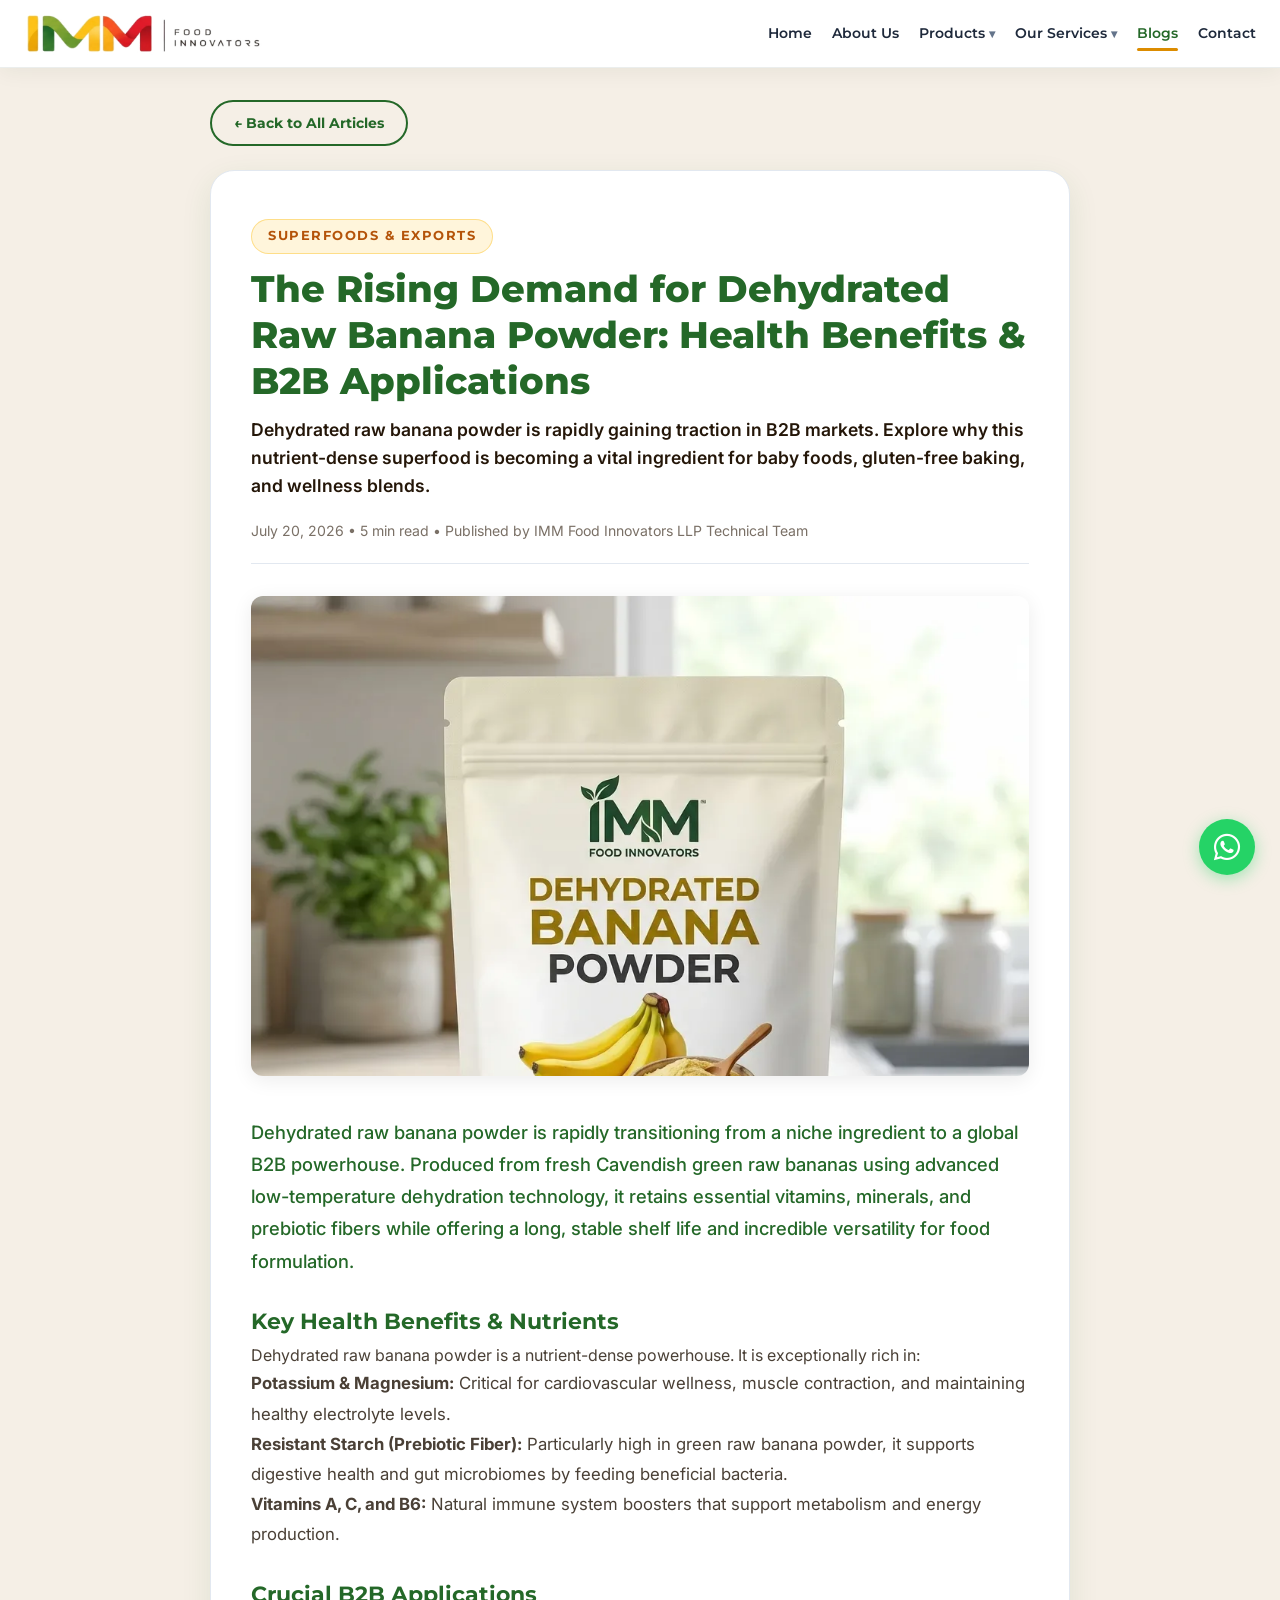
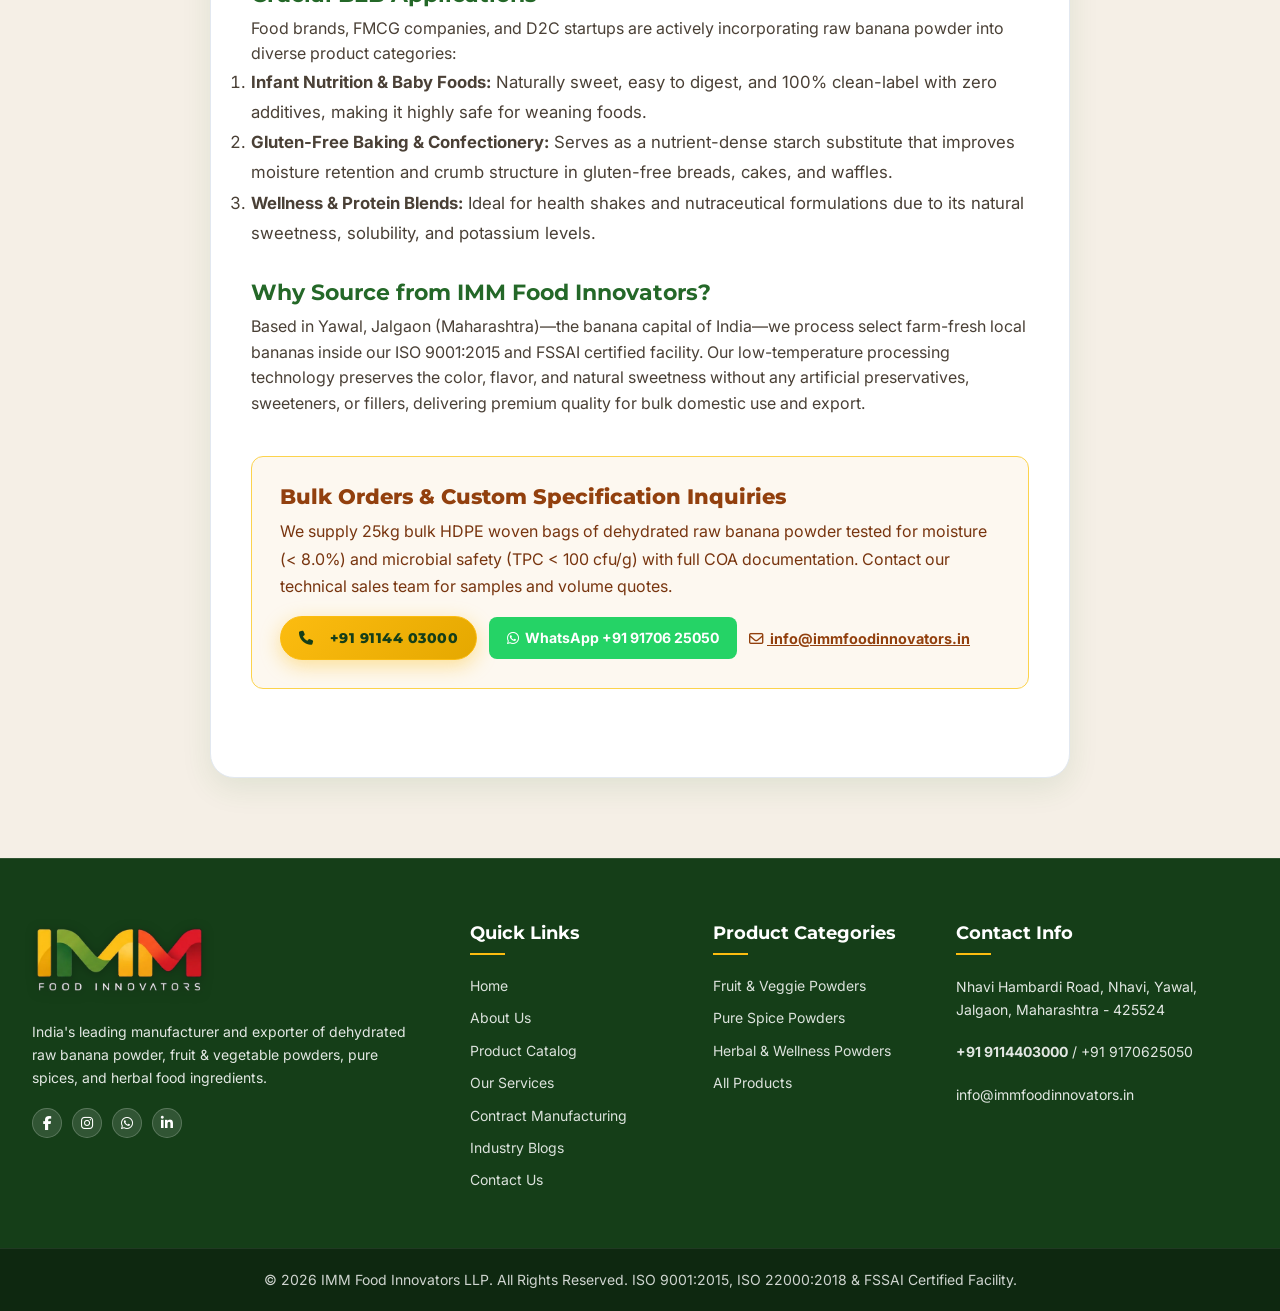
<file: banana-powder-health-benefits-b2b.html>
<!DOCTYPE html>
<html lang="en">

<head>
    <meta charset="UTF-8">
    <meta name="viewport" content="width=device-width, initial-scale=1.0">
    <link rel="icon" href="images/favicon.webp?v=2.0" type="image/png">
    <link rel="icon" href="images/favicon.svg" type="image/svg+xml">
    <link rel="shortcut icon" href="images/favicon.ico">
    <link rel="apple-touch-icon" href="images/IMMLogo_icon.webp">
    <title>Dehydrated Raw Banana Powder B2B Guide & Health Benefits | IMM</title>
    <meta name="description"
        content="Explore health benefits & B2B applications of dehydrated raw banana powder for infant food, gluten-free baking & supplements. ISO & FSSAI certified bulk supply.">
    <meta name="keywords"
        content="dehydrated raw banana powder benefits, raw banana powder B2B applications, green raw banana powder resistant starch, infant food raw banana powder supplier, gluten-free banana flour manufacturer, Cavendish raw banana powder Jalgaon">
    <meta name="author" content="IMM Food Innovators LLP">
    <meta name="robots" content="index, follow, max-snippet:-1, max-image-preview:large, max-video-preview:-1">

    <!-- Geo Location Metadata -->
    <meta name="geo.region" content="IN-MH">
    <meta name="geo.placename" content="Jalgaon">
    <meta name="geo.position" content="21.1643;75.6980">
    <meta name="ICBM" content="21.1643, 75.6980">
    <link rel="canonical" href="https://www.immfoodinnovators.in/banana-powder-health-benefits-b2b.html">

    <!-- Resource Hints -->
    <link rel="preconnect" href="https://cdnjs.cloudflare.com" crossorigin>
    <link rel="dns-prefetch" href="https://cdnjs.cloudflare.com">

    <!-- Font Awesome Icons & Main Styles -->
    <link rel="preload" href="https://cdnjs.cloudflare.com/ajax/libs/font-awesome/6.5.1/css/all.min.css" as="style" onload="this.onload=null;this.rel='stylesheet'">
    <noscript><link rel="stylesheet" href="https://cdnjs.cloudflare.com/ajax/libs/font-awesome/6.5.1/css/all.min.css"></noscript>
    <link rel="stylesheet" href="css/style.css?v=26.0">
    <link rel="stylesheet" href="css/components.css?v=26.0">
    <link rel="stylesheet" href="css/responsive.css?v=26.0">

    <!-- Open Graph / Facebook -->
    <meta property="og:type" content="article">
    <meta property="og:site_name" content="IMM Food Innovators LLP">
    <meta property="og:url" content="https://www.immfoodinnovators.in/banana-powder-health-benefits-b2b.html">
    <meta property="og:title" content="The Rising Demand for Dehydrated Raw Banana Powder: Health Benefits & B2B Applications">
    <meta property="og:description" content="Explore health benefits & B2B applications of dehydrated raw banana powder for infant food, gluten-free baking & supplements. ISO & FSSAI certified bulk supply.">
    <meta property="og:image" content="https://www.immfoodinnovators.in/images/banana_packaging_imm.webp">
    <meta property="og:image:alt" content="Dehydrated Raw Banana Powder Bulk Supply & Packaging">
    <meta property="og:image:width" content="1200">
    <meta property="og:image:height" content="630">

    <!-- Twitter -->
    <meta property="twitter:card" content="summary_large_image">
    <meta property="twitter:url" content="https://www.immfoodinnovators.in/banana-powder-health-benefits-b2b.html">
    <meta property="twitter:title" content="The Rising Demand for Dehydrated Raw Banana Powder: Health Benefits & B2B Applications">
    <meta property="twitter:description" content="Explore health benefits & B2B applications of dehydrated raw banana powder for infant food, gluten-free baking & supplements.">
    <meta property="twitter:image" content="https://www.immfoodinnovators.in/images/banana_packaging_imm.webp">

    <!-- Schema Markup (JSON-LD) -->
    <script type="application/ld+json">
    [
      {
        "@context": "https://schema.org",
        "@type": "BlogPosting",
        "headline": "The Rising Demand for Dehydrated Raw Banana Powder: Health Benefits & B2B Applications",
        "description": "Dehydrated raw banana powder is rapidly gaining traction in B2B markets. Explore why this nutrient-dense superfood is becoming a vital ingredient for baby foods, gluten-free baking, and wellness blends.",
        "image": "https://www.immfoodinnovators.in/images/banana_packaging_imm.webp",
        "author": {
          "@type": "Organization",
          "name": "IMM Food Innovators LLP",
          "url": "https://www.immfoodinnovators.in"
        },
        "publisher": {
          "@type": "Organization",
          "name": "IMM Food Innovators LLP",
          "logo": {
            "@type": "ImageObject",
            "url": "https://www.immfoodinnovators.in/images/IMMLogo.webp"
          }
        },
        "datePublished": "2026-07-20",
        "dateModified": "2026-07-20",
        "mainEntityOfPage": {
          "@type": "WebPage",
          "@id": "https://www.immfoodinnovators.in/banana-powder-health-benefits-b2b.html"
        }
      },
      {
        "@context": "https://schema.org",
        "@type": "BreadcrumbList",
        "itemListElement": [
          {
            "@type": "ListItem",
            "position": 1,
            "name": "Home",
            "item": "https://www.immfoodinnovators.in/"
          },
          {
            "@type": "ListItem",
            "position": 2,
            "name": "Blogs",
            "item": "https://www.immfoodinnovators.in/blogs.html"
          },
          {
            "@type": "ListItem",
            "position": 3,
            "name": "Dehydrated Raw Banana Powder B2B Guide",
            "item": "https://www.immfoodinnovators.in/banana-powder-health-benefits-b2b.html"
          }
        ]
      }
    ]
    </script>
</head>

<body>
    <div id="scroll-progress"></div>



    <!-- MAIN HEADER -->
    <header id="header">
        <div class="header-container">
            <a href="index.html" class="logo">
                <img src="images/IMMLogo_nav.webp" alt="IMM Food Innovators Logo" class="logo-img" loading="eager" width="1350" height="260">
            </a>
            <nav>
                <ul id="navMenu">
                    <li><a href="index.html" class="nav-link">Home</a></li>
                    <li><a href="index.html#about" class="nav-link">About Us</a></li>
                    <li class="nav-item dropdown">
                        <a href="products.html" class="nav-link">Products <span class="dropdown-arrow">▾</span></a>
                        <ul class="dropdown-menu">
                            <li><a href="products.html?category=powder" class="dropdown-item">Fruit & Veggie Powders</a></li>
                            <li><a href="products.html?category=spices" class="dropdown-item">Pure Spices</a></li>
                            <li><a href="products.html?category=herbal" class="dropdown-item">Herbal & Wellness</a></li>
                            <li><a href="products.html" class="dropdown-item">All Products</a></li>
                        </ul>
                    </li>
                    <li class="nav-item dropdown">
                        <a href="services.html" class="nav-link">Our Services <span class="dropdown-arrow">▾</span></a>
                        <ul class="dropdown-menu">
                            <li><a href="services.html#retail-packaging" class="dropdown-item">Retail Packaging Solutions</a></li>
                            <li><a href="services.html#bulk-packaging" class="dropdown-item">Bulk Export Packaging</a></li>
                            <li><a href="services.html#custom-blends" class="dropdown-item">Custom Blend Development</a></li>
                            <li><a href="services.html#contract-mfg" class="dropdown-item">Third-Party Contract Manufacturing</a></li>
                        </ul>
                    </li>
                    <li><a href="blogs.html" class="nav-link active">Blogs</a></li>
                    <li><a href="contact.html" class="nav-link">Contact</a></li>
                </ul>

            </nav>
            <div class="hamburger" id="hamburger">
                <span></span>
                <span></span>
                <span></span>
            </div>
        </div>
    </header>

    <!-- ARTICLE MAIN SECTION -->
    <main style="padding: 2rem 0 5rem 0; background: var(--bg-alt);">
        <div class="container" style="max-width: 900px; margin: 0 auto; padding: 0 1.25rem;">
            <div style="margin-bottom: 1.5rem;">
                <a href="blogs.html" class="btn-secondary" style="padding: 10px 22px; font-size: var(--font-size-sm);">← Back to All Articles</a>
            </div>

            <article style="background: #FFFFFF; border-radius: var(--radius-lg); padding: 3rem 2.5rem; box-shadow: var(--shadow-md); border: 1px solid var(--border-light);">
                <div class="section-badge badge-gold" style="margin-bottom: 0.75rem;">SUPERFOODS & EXPORTS</div>
                
                <h1 style="font-size: 2.3rem; line-height: 1.25; color: var(--primary-dark); font-weight: 800; margin-bottom: 0.75rem;">
                    The Rising Demand for Dehydrated Raw Banana Powder: Health Benefits & B2B Applications
                </h1>
                
                <p style="font-size: 1.1rem; color: var(--accent-gold-dark); font-weight: 600; margin-bottom: 1.25rem;">
                    Dehydrated raw banana powder is rapidly gaining traction in B2B markets. Explore why this nutrient-dense superfood is becoming a vital ingredient for baby foods, gluten-free baking, and wellness blends.
                </p>

                <div style="font-size: 0.88rem; color: var(--text-muted); padding-bottom: 1.25rem; border-bottom: 1px solid var(--border-light); margin-bottom: 2rem;">
                    July 20, 2026 • 5 min read • Published by IMM Food Innovators LLP Technical Team
                </div>

                <div style="margin-bottom: 2.5rem; border-radius: 12px; overflow: hidden; max-height: 480px; box-shadow: 0 4px 20px rgba(0,0,0,0.08);">
                    <img src="images/banana_packaging_imm.webp" alt="The Rising Demand for Dehydrated Raw Banana Powder" style="width: 100%; height: 100%; object-fit: cover;" loading="lazy" width="1024" height="1024">
                </div>

                <div style="color: var(--text-secondary); line-height: 1.8; font-size: 1.05rem;">
                    <p class="lead-text" style="font-size: 1.15rem; line-height: 1.75; color: var(--primary-dark); font-weight: 500; margin-bottom: 1.75rem;">
                        Dehydrated raw banana powder is rapidly transitioning from a niche ingredient to a global B2B powerhouse. Produced from fresh Cavendish green raw bananas using advanced low-temperature dehydration technology, it retains essential vitamins, minerals, and prebiotic fibers while offering a long, stable shelf life and incredible versatility for food formulation.
                    </p>

                    <h3 style="margin-top: 2rem; color: var(--primary-dark); font-weight: 700;">Key Health Benefits & Nutrients</h3>
                    <p>Dehydrated raw banana powder is a nutrient-dense powerhouse. It is exceptionally rich in:</p>
                    <ul style="line-height: 1.8; margin-bottom: 1.5rem;">
                        <li><strong>Potassium & Magnesium:</strong> Critical for cardiovascular wellness, muscle contraction, and maintaining healthy electrolyte levels.</li>
                        <li><strong>Resistant Starch (Prebiotic Fiber):</strong> Particularly high in green raw banana powder, it supports digestive health and gut microbiomes by feeding beneficial bacteria.</li>
                        <li><strong>Vitamins A, C, and B6:</strong> Natural immune system boosters that support metabolism and energy production.</li>
                    </ul>

                    <h3 style="margin-top: 2rem; color: var(--primary-dark); font-weight: 700;">Crucial B2B Applications</h3>
                    <p>Food brands, FMCG companies, and D2C startups are actively incorporating raw banana powder into diverse product categories:</p>
                    <ol style="line-height: 1.8; margin-bottom: 1.5rem;">
                        <li><strong>Infant Nutrition & Baby Foods:</strong> Naturally sweet, easy to digest, and 100% clean-label with zero additives, making it highly safe for weaning foods.</li>
                        <li><strong>Gluten-Free Baking & Confectionery:</strong> Serves as a nutrient-dense starch substitute that improves moisture retention and crumb structure in gluten-free breads, cakes, and waffles.</li>
                        <li><strong>Wellness & Protein Blends:</strong> Ideal for health shakes and nutraceutical formulations due to its natural sweetness, solubility, and potassium levels.</li>
                    </ol>

                    <h3 style="margin-top: 2rem; color: var(--primary-dark); font-weight: 700;">Why Source from IMM Food Innovators?</h3>
                    <p>Based in Yawal, Jalgaon (Maharashtra)—the banana capital of India—we process select farm-fresh local bananas inside our ISO 9001:2015 and FSSAI certified facility. Our low-temperature processing technology preserves the color, flavor, and natural sweetness without any artificial preservatives, sweeteners, or fillers, delivering premium quality for bulk domestic use and export.</p>
                </div>

                <div style="background: #FDF8F0; border: 1px solid #FCD34D; border-radius: 12px; padding: 1.75rem; margin: 2.5rem 0;">
                    <h3 style="margin-top: 0; color: #92400E; font-size: 1.3rem; font-weight: 800;">Bulk Orders & Custom Specification Inquiries</h3>
                    <p style="color: #78350F; line-height: 1.7; margin-bottom: 1rem; font-size: 1rem;">
                        We supply 25kg bulk HDPE woven bags of dehydrated raw banana powder tested for moisture (< 8.0%) and microbial safety (TPC < 100 cfu/g) with full COA documentation. Contact our technical sales team for samples and volume quotes.
                    </p>
                    <div style="display: flex; flex-wrap: wrap; gap: 12px; align-items: center;">
                        <a href="tel:+919114403000" class="btn-primary" style="padding: 10px 18px; font-size: 0.88rem; text-decoration: none;"><i class="fa-solid fa-phone" style="margin-right: 6px;"></i> +91 91144 03000</a>
                        <a href="https://wa.me/919170625050" target="_blank" rel="noopener noreferrer" style="padding: 10px 18px; font-size: 0.88rem; background: #25D366; color: white; border-radius: var(--radius-sm); font-weight: 700; text-decoration: none; display: inline-flex; align-items: center;"><i class="fa-brands fa-whatsapp" style="margin-right: 6px;"></i> WhatsApp +91 91706 25050</a>
                        <a href="mailto:info@immfoodinnovators.in" style="color: #92400E; font-weight: 700; text-decoration: underline; font-size: 0.9rem;"><i class="fa-regular fa-envelope" style="margin-right: 4px;"></i> info@immfoodinnovators.in</a>
                    </div>
                </div>
            </article>
        </div>
    </main>

    <!-- FOOTER -->
    <footer>
        <div class="footer-grid">
            <div class="footer-col">
                <div class="footer-logo">
                    <a href="index.html" aria-label="IMM Food Innovators Home">
                        <img src="images/IMMLogo_footer.webp" alt="IMM Food Innovators Logo" class="footer-logo-img" loading="lazy" width="1015" height="442">
                    </a>
                </div>
                <p>India's leading manufacturer and exporter of dehydrated raw banana powder, fruit & vegetable powders, pure spices, and herbal food ingredients.</p>
                <div class="top-bar-social" style="justify-content: flex-start; margin-top: 1rem;">
                    <a href="https://www.facebook.com/profile.php?id=61581102029221" target="_blank" rel="noopener noreferrer" title="Facebook" aria-label="Facebook" class="social-facebook"><i class="fa-brands fa-facebook-f"></i></a>
                    <a href="https://www.instagram.com/imm_food_innovators" target="_blank" rel="noopener noreferrer" title="Instagram" aria-label="Instagram" class="social-instagram"><i class="fa-brands fa-instagram"></i></a>
                    <a href="https://wa.me/919114403000" target="_blank" rel="noopener noreferrer" title="WhatsApp" aria-label="WhatsApp" class="social-whatsapp"><i class="fa-brands fa-whatsapp"></i></a>
                    <a href="https://www.linkedin.com/company/138713943/admin/page-posts/published/" target="_blank" rel="noopener noreferrer" title="LinkedIn" aria-label="LinkedIn" class="social-linkedin"><i class="fa-brands fa-linkedin-in"></i></a>
                </div>
            </div>

            <div class="footer-col">
                <h4>Quick Links</h4>
                <div class="footer-links">
                    <a href="index.html">Home</a>
                    <a href="index.html#about">About Us</a>
                    <a href="products.html">Product Catalog</a>
                    <a href="services.html">Our Services</a>
                    <a href="services.html#contract-mfg">Contract Manufacturing</a>
                    <a href="blogs.html">Industry Blogs</a>
                    <a href="contact.html">Contact Us</a>
                </div>
            </div>

            <div class="footer-col">
                <h4>Product Categories</h4>
                <div class="footer-links">
                    <a href="products.html?category=powder">Fruit & Veggie Powders</a>
                    <a href="products.html?category=spices">Pure Spice Powders</a>
                    <a href="products.html?category=herbal">Herbal & Wellness Powders</a>
                    <a href="products.html">All Products</a>
                </div>
            </div>

            <div class="footer-col">
                <h4>Contact Info</h4>
                <p>Nhavi Hambardi Road, Nhavi, Yawal, Jalgaon, Maharashtra - 425524</p>
                <p><a href="tel:+919114403000" style="color:inherit; font-weight: 700;">+91 9114403000</a> / <a href="tel:+919170625050" style="color:inherit;">+91 9170625050</a></p>
                <p><a href="mailto:info@immfoodinnovators.in" style="color:inherit;">info@immfoodinnovators.in</a></p>
            </div>
        </div>

        <div class="footer-bottom">
            <p>© 2026 IMM Food Innovators LLP. All Rights Reserved. ISO 9001:2015, ISO 22000:2018 & FSSAI Certified Facility.</p>
        </div>
    </footer>

    <!-- MODAL FOR BLOG READER & CERTIFICATES -->
    <div class="modal-overlay" id="modalOverlay">
        <div class="modal-container">
            <button class="modal-close" id="modalClose" aria-label="Close modal">✕</button>
            <div id="modalBody"></div>
        </div>
    </div>

    <script src="js/main.js?v=26.0"></script>
<a href="https://wa.me/919114403000?text=Hi%20IMM%20Food%20Innovators%2C%20I%20am%20interested%20in%20bulk%20purchasing%2Fexport%20specifications"
   target="_blank" rel="noopener noreferrer" aria-label="Chat with Export Sales on WhatsApp"
   style="position:fixed;bottom:25px;right:25px;z-index:9999;background:#25D366;color:#FFFFFF;
          width:56px;height:56px;border-radius:50%;display:flex;align-items:center;justify-content:center;
          font-size:30px;box-shadow:0 4px 16px rgba(37,211,102,0.4);text-decoration:none;">
  <i class="fa-brands fa-whatsapp"></i>
</a>
</body>

</html>
</file>
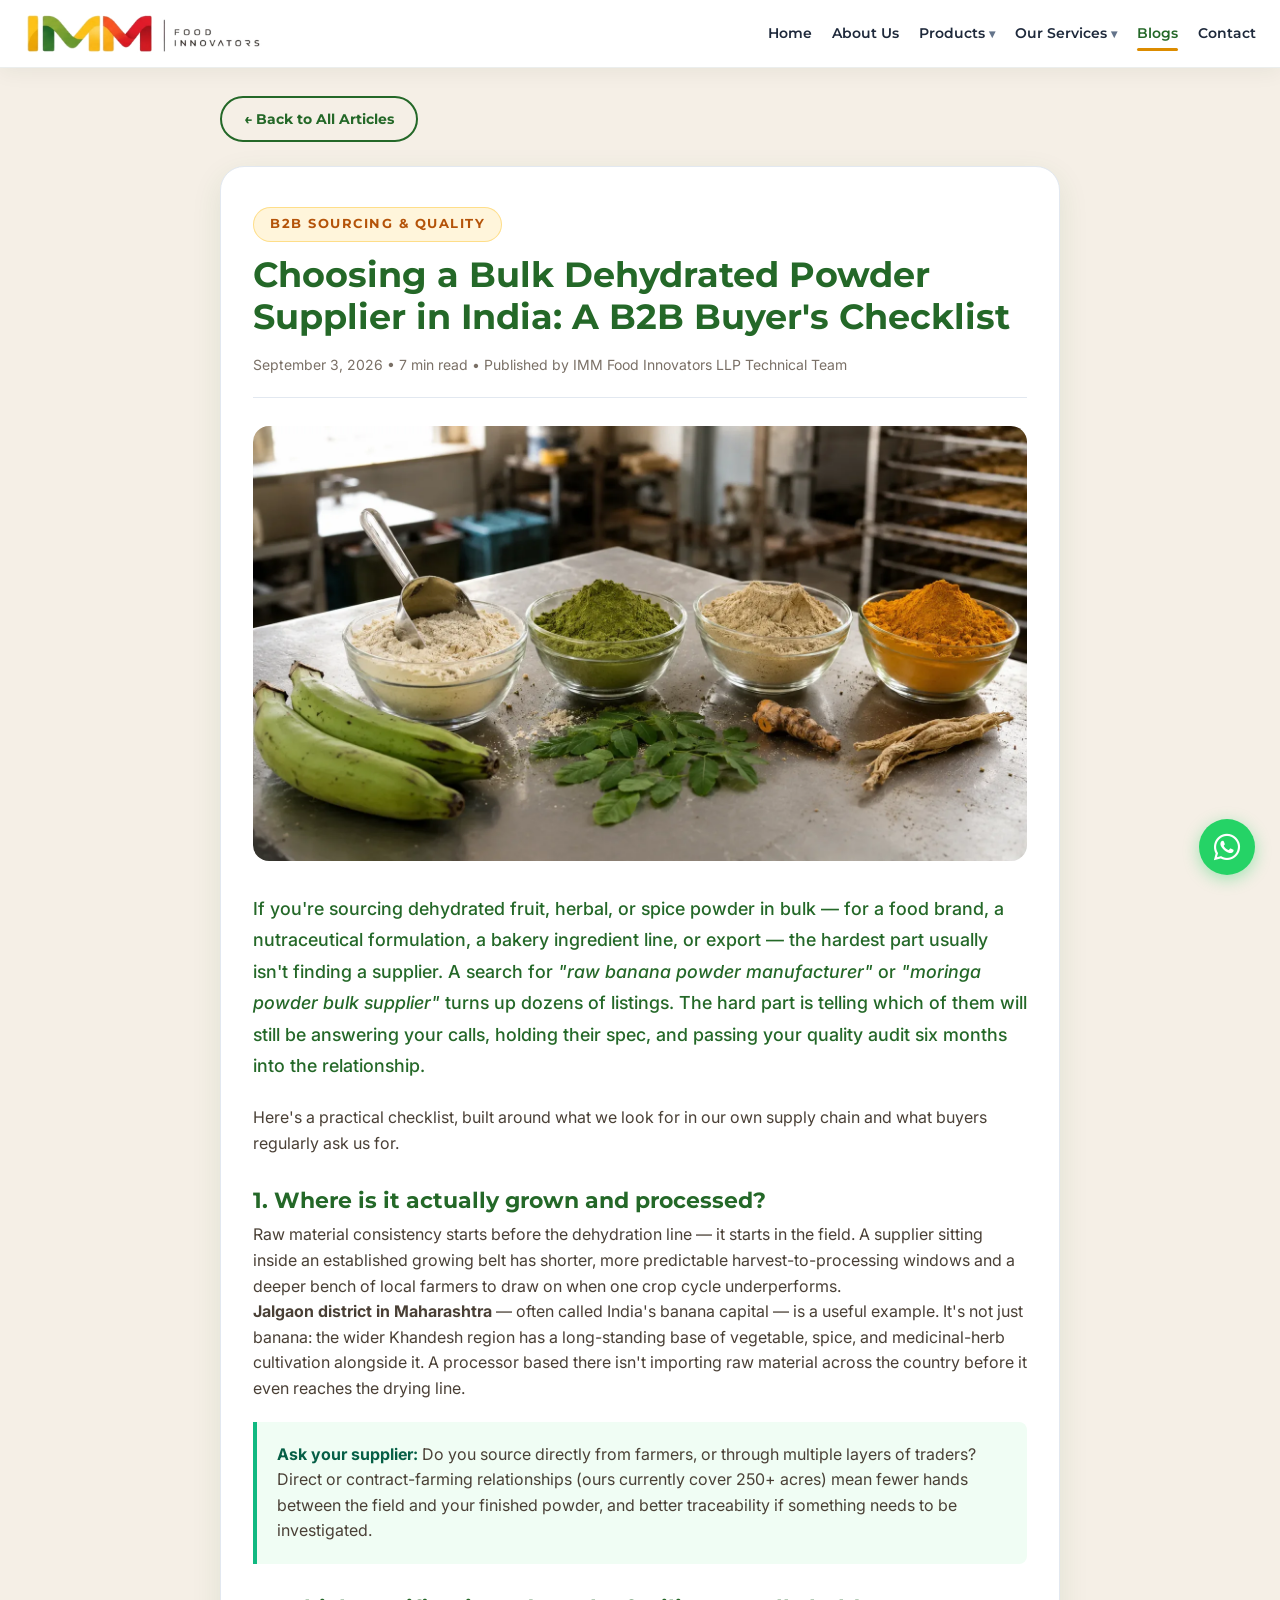
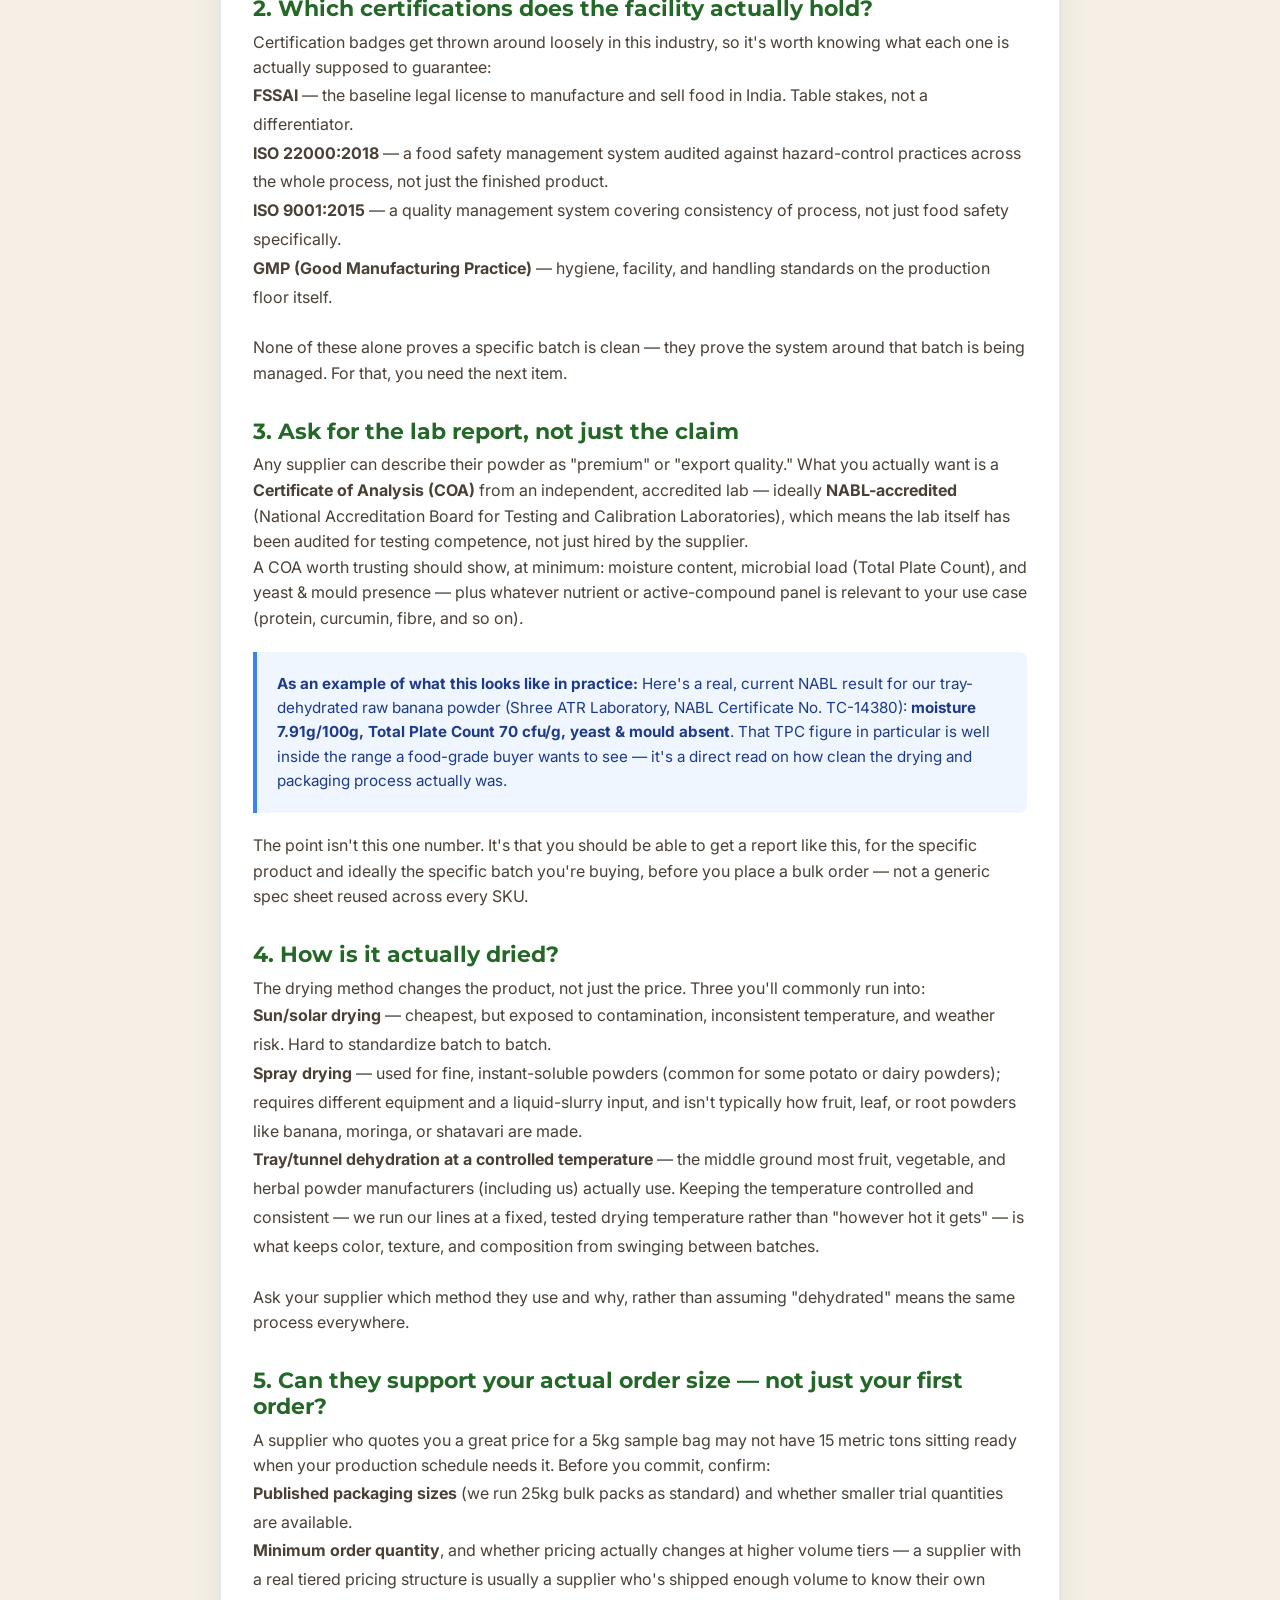
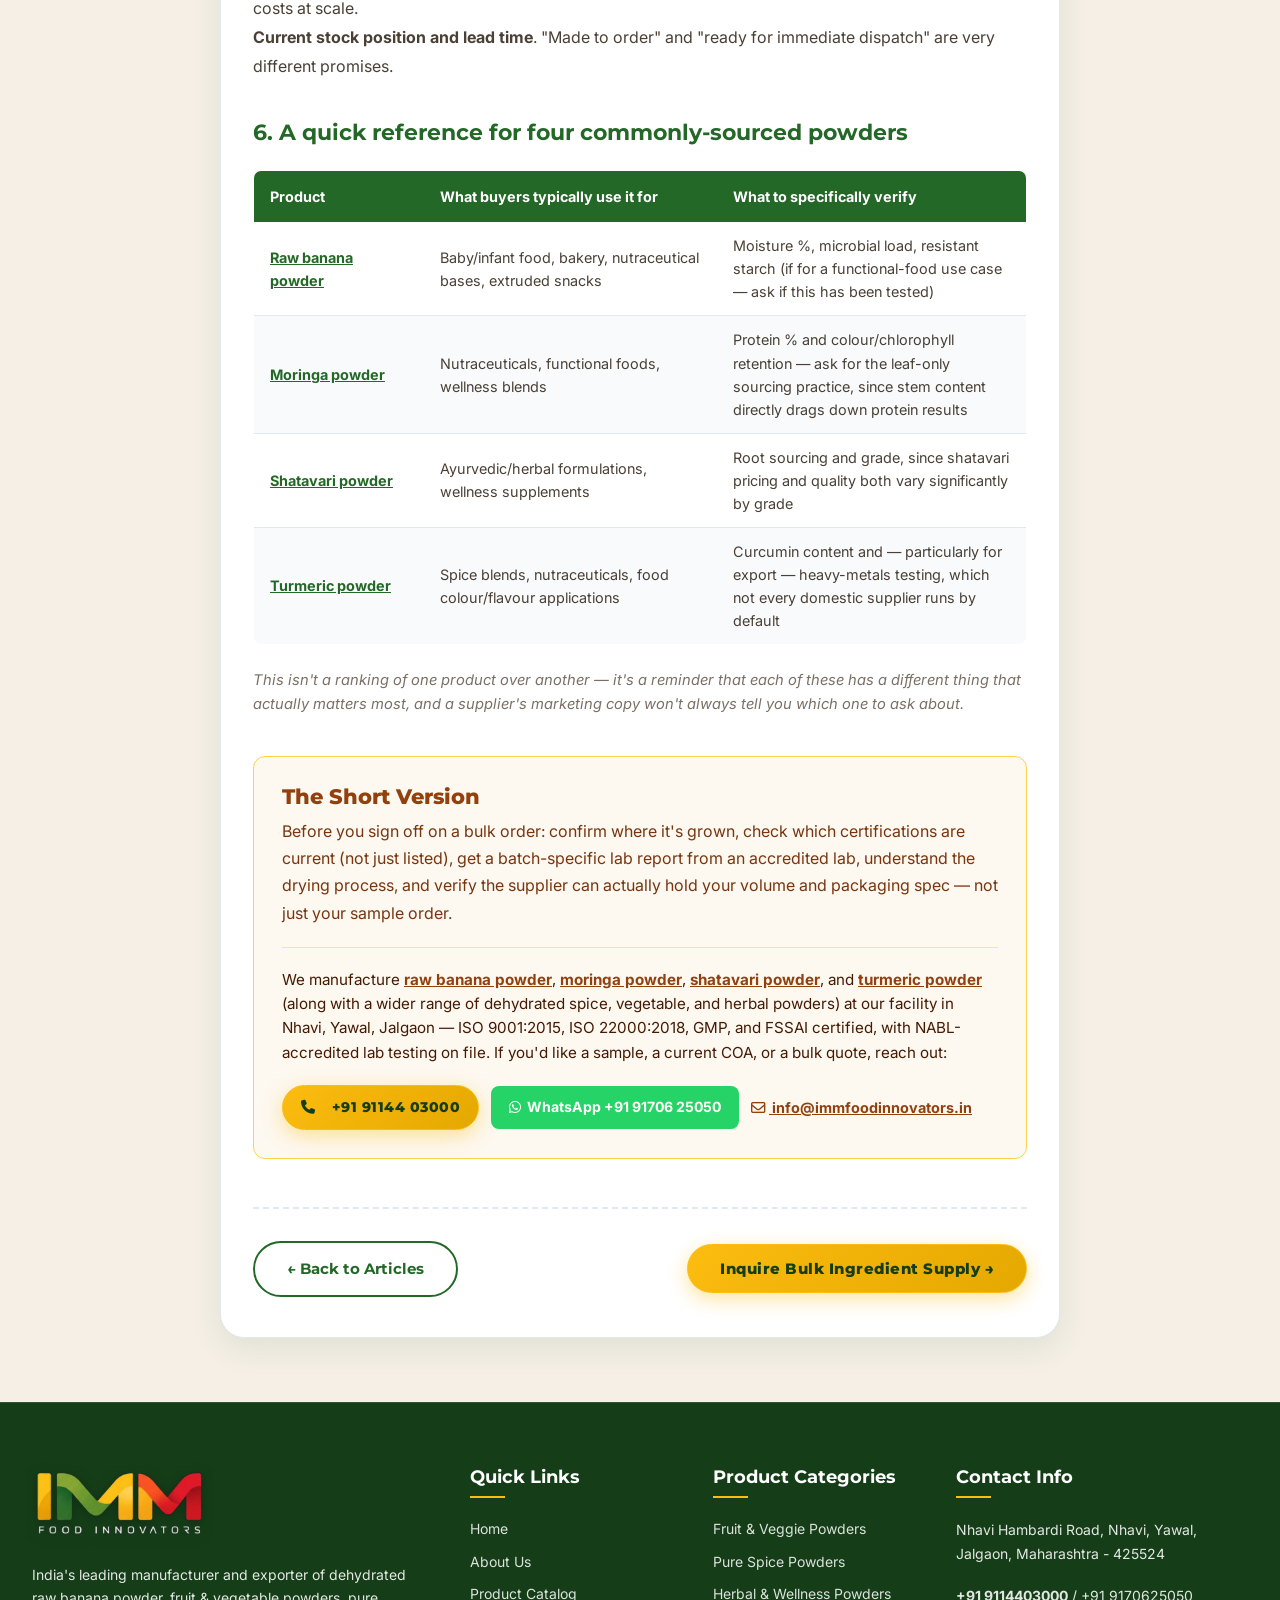
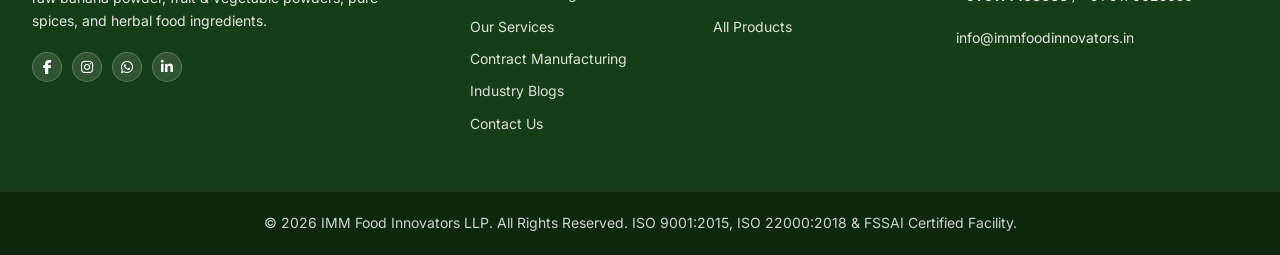
<file: blog-detail.html>
<!DOCTYPE html>
<html lang="en">

<head>
    <script>
    (function() {
      var map = {
        'banana-powder-benefits': 'banana-powder-health-benefits-b2b.html',
        'contract-farming-quality-control': 'contract-farming-quality-control-jalgaon.html',
        'private-label-food-startup': 'private-label-food-manufacturing-guide.html',
        'dehydration-technology-drying': 'low-temperature-dehydration-technology.html',
        'dehydrated-powder-supplier-buyers-guide-india': 'dehydrated-powder-supplier-buyers-guide-india.html'
      };
      var param = new URLSearchParams(window.location.search).get('id');
      if (param && map[param]) { window.location.replace(map[param]); }
    })();
    </script>
    <meta charset="UTF-8">
    <meta name="viewport" content="width=device-width, initial-scale=1.0">
    <link rel="icon" href="images/favicon.webp?v=2.0" type="image/png">
    <link rel="icon" href="images/favicon.svg" type="image/svg+xml">
    <link rel="shortcut icon" href="images/favicon.ico">
    <link rel="apple-touch-icon" href="images/IMMLogo_icon.webp">
    <title>Blog Article | IMM Food Innovators LLP</title>
    <meta name="description"
        content="Read full technical article and B2B industry insights on food processing, raw banana powder, moringa powder, and contract manufacturing from IMM Food Innovators LLP.">
    <meta name="keywords" content="food tech article, raw banana powder guide, B2B food contract manufacturing article, dehydrated powder sourcing">
    <meta name="author" content="IMM Food Innovators LLP">
    <meta name="robots" content="index, follow, max-snippet:-1, max-image-preview:large, max-video-preview:-1">

    <!-- Geo Location Metadata -->
    <meta name="geo.region" content="IN-MH">
    <meta name="geo.placename" content="Jalgaon">
    <meta name="geo.position" content="21.1643;75.6980">
    <meta name="ICBM" content="21.1643, 75.6980">
    <link rel="canonical" href="https://www.immfoodinnovators.in/blog-detail.html">

    <!-- Resource Hints -->
    <link rel="preconnect" href="https://cdnjs.cloudflare.com" crossorigin>
    <link rel="dns-prefetch" href="https://cdnjs.cloudflare.com">

    <!-- Font Awesome Icons & Main CSS -->
    <link rel="preload" href="https://cdnjs.cloudflare.com/ajax/libs/font-awesome/6.5.1/css/all.min.css" as="style" onload="this.onload=null;this.rel='stylesheet'">
    <noscript><link rel="stylesheet" href="https://cdnjs.cloudflare.com/ajax/libs/font-awesome/6.5.1/css/all.min.css"></noscript>
    <link rel="stylesheet" href="css/style.css?v=26.0">
    <link rel="stylesheet" href="css/components.css?v=26.0">
    <link rel="stylesheet" href="css/responsive.css?v=26.0">

    <!-- Open Graph / Facebook -->
    <meta property="og:type" content="article">
    <meta property="og:site_name" content="IMM Food Innovators LLP">
    <meta property="og:url" content="https://www.immfoodinnovators.in/blog-detail.html">
    <meta property="og:title" content="Blog Article | IMM Food Innovators LLP">
    <meta property="og:description" content="Technical article and industry insights from IMM Food Innovators LLP.">
    <meta property="og:image" content="https://www.immfoodinnovators.in/images/IMMLogo.webp">
    <meta property="og:image:alt" content="IMM Food Innovators Article">
    <meta property="og:image:width" content="1200">
    <meta property="og:image:height" content="630">

    <!-- Twitter -->
    <meta property="twitter:card" content="summary_large_image">
    <meta property="twitter:url" content="https://www.immfoodinnovators.in/blog-detail.html">
    <meta property="twitter:title" content="Blog Article | IMM Food Innovators LLP">
    <meta property="twitter:description" content="Technical article and industry insights from IMM Food Innovators LLP.">
    <meta property="twitter:image" content="https://www.immfoodinnovators.in/images/IMMLogo.webp">

    <!-- Schema Markup (JSON-LD) -->
    <script type="application/ld+json">
    [
      {
        "@context": "https://schema.org",
        "@type": "BlogPosting",
        "headline": "Food Processing & Industry Article",
        "publisher": {
          "@type": "Organization",
          "name": "IMM Food Innovators LLP",
          "logo": {
            "@type": "ImageObject",
            "url": "https://www.immfoodinnovators.in/images/IMMLogo.webp"
          }
        }
      },
      {
        "@context": "https://schema.org",
        "@type": "BreadcrumbList",
        "itemListElement": [
          {
            "@type": "ListItem",
            "position": 1,
            "name": "Home",
            "item": "https://www.immfoodinnovators.in/"
          },
          {
            "@type": "ListItem",
            "position": 2,
            "name": "Blogs",
            "item": "https://www.immfoodinnovators.in/blogs.html"
          },
          {
            "@type": "ListItem",
            "position": 3,
            "name": "Article",
            "item": "https://www.immfoodinnovators.in/blog-detail.html"
          }
        ]
      }
    ]
    </script>
</head>

<body>
    <div id="scroll-progress"></div>



    <!-- MAIN HEADER -->
    <header id="header">
        <div class="header-container">
            <a href="index.html" class="logo">
                <img src="images/IMMLogo_nav.webp" alt="IMM Food Innovators Logo" class="logo-img" loading="eager" width="1350" height="260">
            </a>
            <nav>
                <ul id="navMenu">
                    <li><a href="index.html" class="nav-link">Home</a></li>
                    <li><a href="about.html" class="nav-link">About Us</a></li>
                    <!-- PRODUCTS DROPDOWN MENU -->
                    <li class="nav-item dropdown">
                        <a href="products.html" class="nav-link">Products <span class="dropdown-arrow">▾</span></a>
                        <ul class="dropdown-menu">
                            <li><a href="products.html?category=powder" class="dropdown-item">Fruit & Veggie Powders</a></li>
                            <li><a href="products.html?category=spices" class="dropdown-item">Pure Spices</a></li>
                            <li><a href="products.html?category=herbal" class="dropdown-item">Herbal & Wellness</a></li>
                            <li><a href="products.html" class="dropdown-item">All Products</a></li>
                        </ul>
                    </li>
                    
                    <!-- OUR SERVICES DROPDOWN MENU -->
                    <li class="nav-item dropdown">
                        <a href="services.html" class="nav-link">Our Services <span class="dropdown-arrow">▾</span></a>
                        <ul class="dropdown-menu">
                            <li><a href="services.html#retail-packaging" class="dropdown-item">Retail Packaging Solutions</a></li>
                            <li><a href="services.html#bulk-packaging" class="dropdown-item">Bulk Export Packaging</a></li>
                            <li><a href="services.html#custom-blends" class="dropdown-item">Custom Blend Development</a></li>
                            <li><a href="services.html#contract-mfg" class="dropdown-item">Third-Party Contract Manufacturing</a></li>
                        </ul>
                    </li>

                    <li><a href="blogs.html" class="nav-link active">Blogs</a></li>
                    <li><a href="contact.html" class="nav-link">Contact</a></li>
                </ul>

            </nav>
            <div class="hamburger" id="hamburger">
                <span></span>
                <span></span>
                <span></span>
            </div>
        </div>
    </header>

    <!-- FULL PAGE ARTICLE SECTION -->
    <main style="padding: 1.75rem 0 4rem 0; background: var(--bg-alt);">
        <div class="container" style="max-width: 880px; margin: 0 auto; padding: 0 1.25rem;">
            <div style="margin-bottom: 1.5rem;">
                <a href="blogs.html" class="btn-secondary" style="padding: 10px 22px; font-size: var(--font-size-sm);">← Back to All Articles</a>
            </div>

            <article id="fullArticleContainer" style="background: #FFFFFF; border-radius: var(--radius-lg); padding: 2.5rem 2rem; box-shadow: var(--shadow-md); border: 1px solid var(--border-light);">
                <div id="blogDetailBadge" class="section-badge badge-gold" style="margin-bottom: 0.75rem;">INDUSTRY INSIGHTS</div>
                <h1 id="blogDetailTitle" style="font-size: var(--font-size-3xl); line-height: var(--leading-tight); color: var(--primary-dark); font-weight: var(--weight-bold); margin-bottom: 1rem;">Loading Article...</h1>
                
                <div id="blogDetailMeta" style="font-size: var(--font-size-sm); color: var(--text-muted); padding-bottom: 1.25rem; border-bottom: 1px solid var(--border-light); margin-bottom: 1.75rem;">
                    Published by IMM Food Innovators LLP Technical Team
                </div>

                <div style="margin-bottom: 2rem; border-radius: var(--radius-md); overflow: hidden; max-height: 450px;">
                    <img id="blogDetailImage" src="images/banana_packaging_imm.webp" alt="Article Featured Image" style="width: 100%; height: 100%; object-fit: cover;" loading="lazy" width="1024" height="1024">
                </div>

                <div id="blogDetailContent" style="color: var(--text-secondary); line-height: var(--leading-normal); font-size: var(--font-size-base);">
                    <p>Loading full article content...</p>
                </div>

                <div style="margin-top: 3rem; padding-top: 2rem; border-top: 2px dashed var(--border-light); display: flex; flex-wrap: wrap; gap: 1rem; align-items: center; justify-content: space-between;">
                    <a href="blogs.html" class="btn-secondary">← Back to Articles</a>
                    <button class="btn-primary" onclick="openQuoteModal('Dehydrated Raw Banana Powder')">Inquire Bulk Ingredient Supply →</button>
                </div>
            </article>
        </div>
    </main>

    <!-- FOOTER -->
    <footer>
        <div class="footer-grid">
            <div class="footer-col">
                <div class="footer-logo">
                    <a href="index.html" aria-label="IMM Food Innovators Home">
                        <img src="images/IMMLogo_footer.webp" alt="IMM Food Innovators Logo" class="footer-logo-img" loading="lazy" width="1015" height="442">
                    </a>
                </div>
                <p>India's leading manufacturer and exporter of dehydrated raw banana powder, fruit & vegetable powders, pure spices, and herbal food ingredients.</p>
                <div class="top-bar-social" style="justify-content: flex-start; margin-top: 1rem;">
                    <a href="https://www.facebook.com/profile.php?id=61581102029221" target="_blank" rel="noopener noreferrer" title="Facebook" aria-label="Facebook" class="social-facebook"><i class="fa-brands fa-facebook-f"></i></a>
                    <a href="https://www.instagram.com/imm_food_innovators" target="_blank" rel="noopener noreferrer" title="Instagram" aria-label="Instagram" class="social-instagram"><i class="fa-brands fa-instagram"></i></a>
                    <a href="https://wa.me/919114403000" target="_blank" rel="noopener noreferrer" title="WhatsApp" aria-label="WhatsApp" class="social-whatsapp"><i class="fa-brands fa-whatsapp"></i></a>
                    <a href="https://www.linkedin.com/company/138713943/admin/page-posts/published/" target="_blank" rel="noopener noreferrer" title="LinkedIn" aria-label="LinkedIn" class="social-linkedin"><i class="fa-brands fa-linkedin-in"></i></a>
                </div>
            </div>

            <div class="footer-col">
                <h4>Quick Links</h4>
                <div class="footer-links">
                    <a href="index.html">Home</a>
                    <a href="about.html">About Us</a>
                    <a href="products.html">Product Catalog</a>
                    <a href="services.html">Our Services</a>
                    <a href="services.html#contract-mfg">Contract Manufacturing</a>
                    <a href="blogs.html">Industry Blogs</a>
                    <a href="contact.html">Contact Us</a>
                </div>
            </div>

            <div class="footer-col">
                <h4>Product Categories</h4>
                <div class="footer-links">
                    <a href="products.html?category=powder">Fruit & Veggie Powders</a>
                    <a href="products.html?category=spices">Pure Spice Powders</a>
                    <a href="products.html?category=herbal">Herbal & Wellness Powders</a>
                    <a href="products.html">All Products</a>
                </div>
            </div>

            <div class="footer-col">
                <h4>Contact Info</h4>
                <p>Nhavi Hambardi Road, Nhavi, Yawal, Jalgaon, Maharashtra - 425524</p>
                <p><a href="tel:+919114403000" style="color:inherit; font-weight: 700;">+91 9114403000</a> / <a href="tel:+919170625050" style="color:inherit;">+91 9170625050</a></p>
                <p><a href="mailto:info@immfoodinnovators.in" style="color:inherit;">info@immfoodinnovators.in</a></p>
            </div>
        </div>

        <div class="footer-bottom">
            <p>© 2026 IMM Food Innovators LLP. All Rights Reserved. ISO 9001:2015, ISO 22000:2018 & FSSAI Certified Facility.</p>
        </div>
    </footer>

    <!-- MODAL CONTAINER -->
    <div class="modal-overlay" id="modalOverlay">
        <div class="modal-card">
            <button class="modal-close" id="modalClose">✕</button>
            <div id="modalBody"></div>
        </div>
    </div>

    <script src="data/company.js"></script>
    <script src="data/products.js"></script>
    <script src="data/blogs.js"></script>
    <script src="js/main.js?v=26.0"></script>
    <script src="js/products.js"></script>
    <script src="js/blogs.js"></script>
<a href="https://wa.me/919114403000?text=Hi%20IMM%20Food%20Innovators%2C%20I%20am%20interested%20in%20bulk%20purchasing%2Fexport%20specifications"
   target="_blank" rel="noopener noreferrer" aria-label="Chat with Export Sales on WhatsApp"
   style="position:fixed;bottom:25px;right:25px;z-index:9999;background:#25D366;color:#FFFFFF;
          width:56px;height:56px;border-radius:50%;display:flex;align-items:center;justify-content:center;
          font-size:30px;box-shadow:0 4px 16px rgba(37,211,102,0.4);text-decoration:none;">
  <i class="fa-brands fa-whatsapp"></i>
</a>
</body>

</html>
</file>
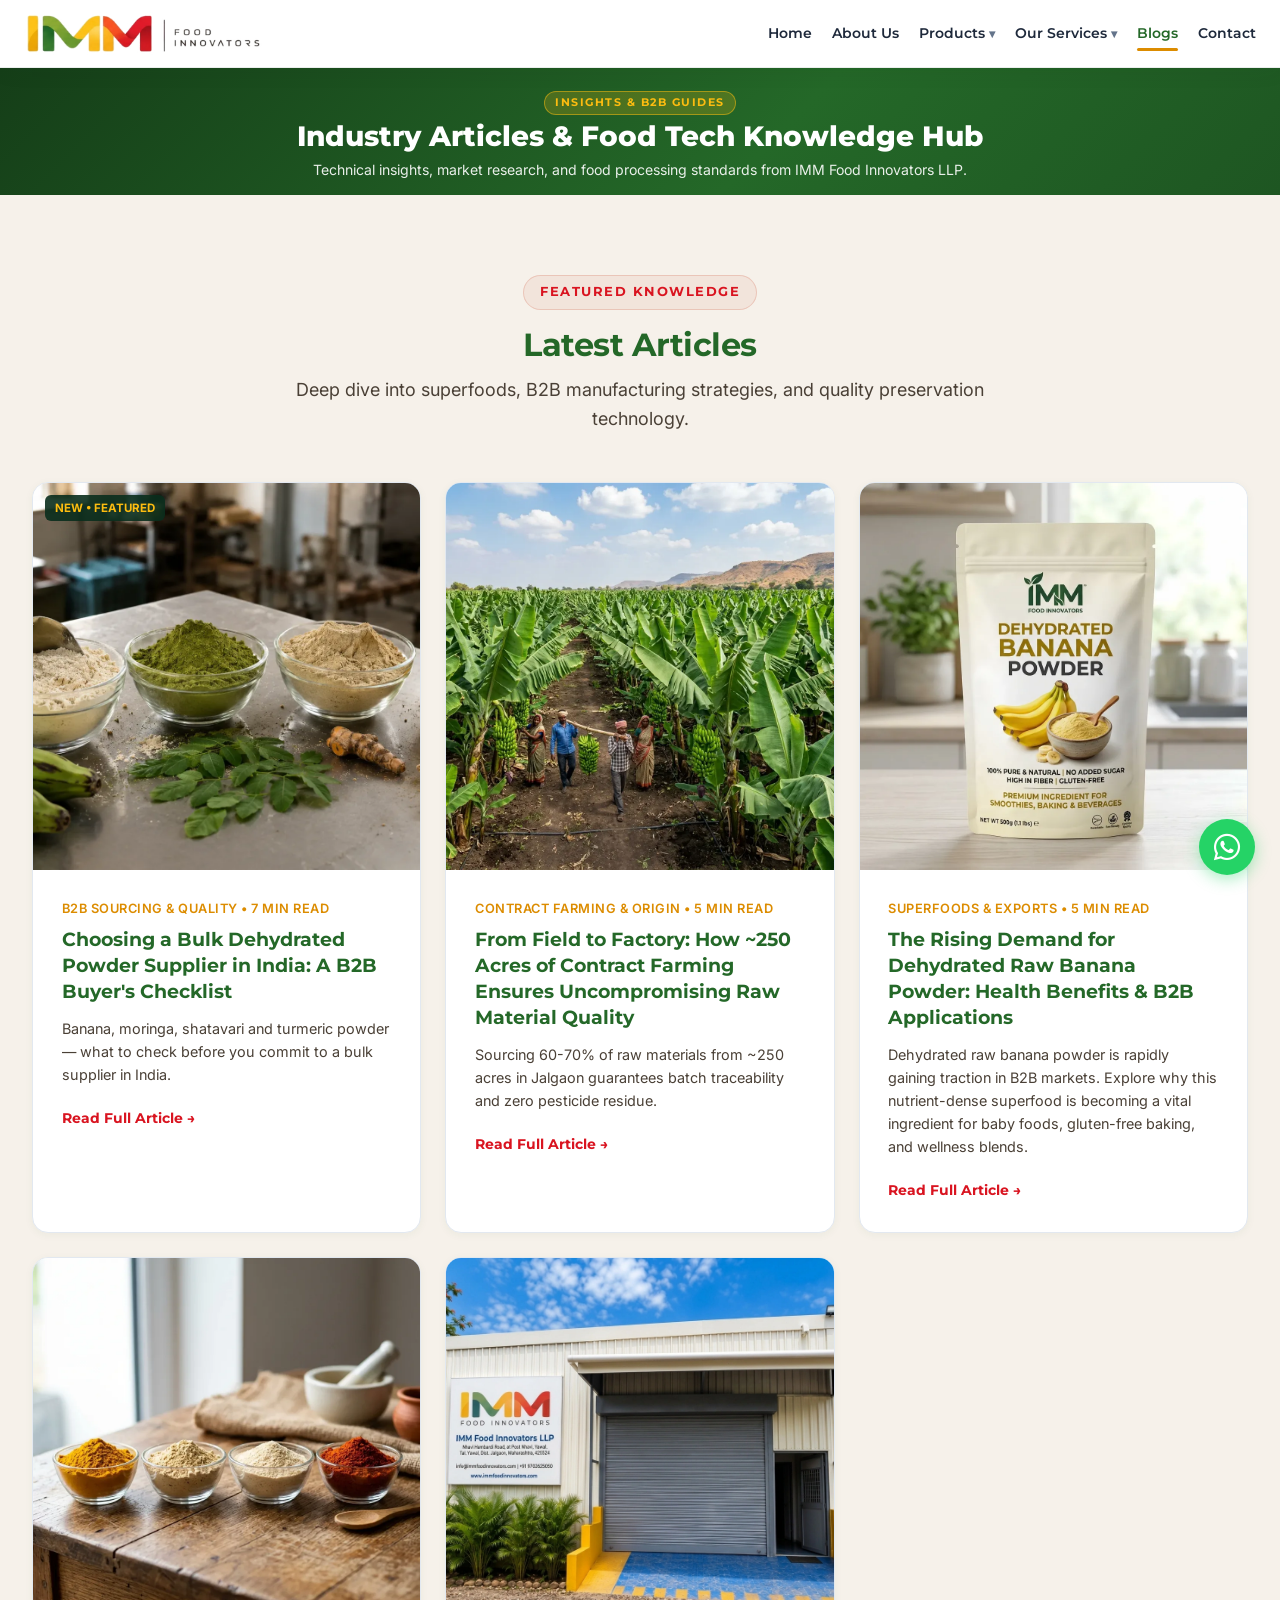
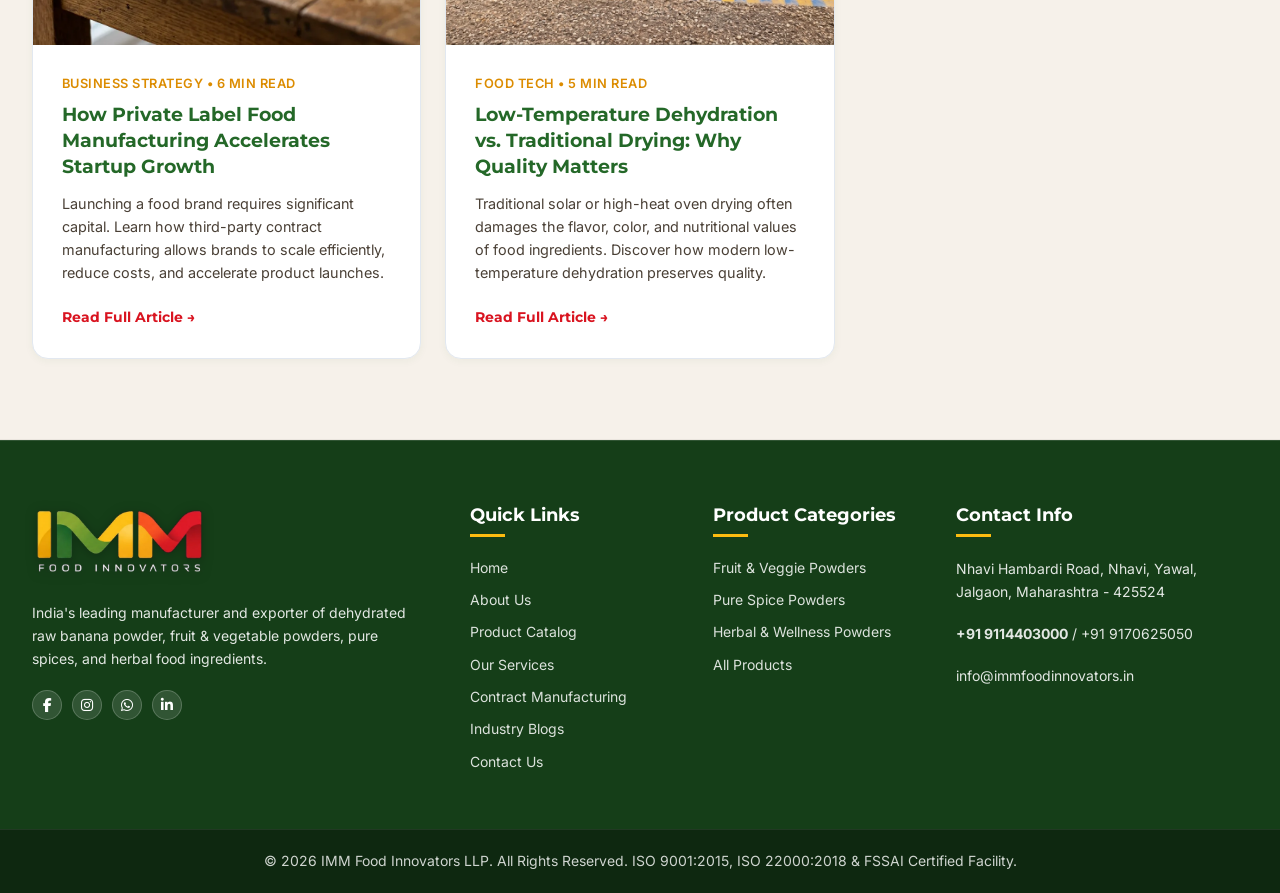
<file: blogs.html>
<!DOCTYPE html>
<html lang="en">

<head>
    <meta charset="UTF-8">
    <meta name="viewport" content="width=device-width, initial-scale=1.0">
    <link rel="icon" href="images/favicon.webp?v=2.0" type="image/png">
    <link rel="icon" href="images/favicon.svg" type="image/svg+xml">
    <link rel="shortcut icon" href="images/favicon.ico">
    <link rel="apple-touch-icon" href="images/IMMLogo_icon.webp">
    <title>Dehydrated Food Insights & Processing Blogs | IMM</title>
    <meta name="description"
        content="Read expert articles on low-temperature dehydration, bulk raw banana powder sourcing, food safety standards, COA analysis & contract farming.">
    <meta name="keywords"
        content="food processing blog, raw banana powder insights, food contract manufacturing articles, B2B food tech, moringa powder sourcing guide, dehydrated food packaging guide">
    <meta name="author" content="IMM Food Innovators LLP">
    <meta name="robots" content="index, follow, max-snippet:-1, max-image-preview:large, max-video-preview:-1">

    <!-- Geo Location Metadata -->
    <meta name="geo.region" content="IN-MH">
    <meta name="geo.placename" content="Jalgaon">
    <meta name="geo.position" content="21.1643;75.6980">
    <meta name="ICBM" content="21.1643, 75.6980">
    <link rel="canonical" href="https://www.immfoodinnovators.in/blogs.html">

    <!-- Resource Hints -->
    <link rel="preconnect" href="https://cdnjs.cloudflare.com" crossorigin>
    <link rel="dns-prefetch" href="https://cdnjs.cloudflare.com">

    <!-- Font Awesome Icons & Main CSS -->
    <link rel="preload" href="https://cdnjs.cloudflare.com/ajax/libs/font-awesome/6.5.1/css/all.min.css" as="style" onload="this.onload=null;this.rel='stylesheet'">
    <noscript><link rel="stylesheet" href="https://cdnjs.cloudflare.com/ajax/libs/font-awesome/6.5.1/css/all.min.css"></noscript>
    <link rel="stylesheet" href="css/style.css?v=26.0">
    <link rel="stylesheet" href="css/components.css?v=26.0">
    <link rel="stylesheet" href="css/responsive.css?v=26.0">

    <!-- Open Graph / Facebook -->
    <meta property="og:type" content="website">
    <meta property="og:site_name" content="IMM Food Innovators LLP">
    <meta property="og:url" content="https://www.immfoodinnovators.in/blogs.html">
    <meta property="og:title" content="Industry Articles & Food Tech Blogs | IMM Food Innovators LLP">
    <meta property="og:description"
        content="Read latest industry insights on dehydrated raw banana powder, B2B food contract manufacturing, and dehydration tech.">
    <meta property="og:image" content="https://www.immfoodinnovators.in/images/IMMLogo.webp">
    <meta property="og:image:alt" content="IMM Food Innovators Industry Blogs Hub">
    <meta property="og:image:width" content="1200">
    <meta property="og:image:height" content="630">

    <!-- Twitter -->
    <meta property="twitter:card" content="summary_large_image">
    <meta property="twitter:url" content="https://www.immfoodinnovators.in/blogs.html">
    <meta property="twitter:title" content="Industry Articles & Food Tech Blogs | IMM Food Innovators LLP">
    <meta property="twitter:description"
        content="Read latest industry insights on dehydrated raw banana powder, B2B food contract manufacturing, and dehydration tech.">
    <meta property="twitter:image" content="https://www.immfoodinnovators.in/images/IMMLogo.webp">

    <!-- Schema Markup (JSON-LD) -->
    <script type="application/ld+json">
    [
      {
        "@context": "https://schema.org",
        "@type": "Blog",
        "name": "IMM Food Innovators Food Processing & B2B Sourcing Blog",
        "url": "https://www.immfoodinnovators.in/blogs.html",
        "description": "Technical and industry articles on food dehydration technology, raw banana powder manufacturing, and B2B sourcing in India."
      },
      {
        "@context": "https://schema.org",
        "@type": "BreadcrumbList",
        "itemListElement": [
          {
            "@type": "ListItem",
            "position": 1,
            "name": "Home",
            "item": "https://www.immfoodinnovators.in/"
          },
          {
            "@type": "ListItem",
            "position": 2,
            "name": "Industry Blogs",
            "item": "https://www.immfoodinnovators.in/blogs.html"
          }
        ]
      }
    ]
    </script>
</head>

<body>
    <div id="scroll-progress"></div>



    <!-- MAIN HEADER -->
    <header id="header">
        <div class="header-container">
            <a href="index.html" class="logo">
                <img src="images/IMMLogo_nav.webp" alt="IMM Food Innovators Logo" class="logo-img" loading="eager" width="1350" height="260">
            </a>
            <nav>
                <ul id="navMenu">
                    <li><a href="index.html" class="nav-link">Home</a></li>
                    <li><a href="about.html" class="nav-link">About Us</a></li>
                    <!-- PRODUCTS DROPDOWN MENU -->
                    <li class="nav-item dropdown">
                        <a href="products.html" class="nav-link">Products <span class="dropdown-arrow">▾</span></a>
                        <ul class="dropdown-menu">
                            <li><a href="products.html?category=powder" class="dropdown-item">Fruit & Veggie Powders</a></li>
                            <li><a href="products.html?category=spices" class="dropdown-item">Pure Spices</a></li>
                            <li><a href="products.html?category=herbal" class="dropdown-item">Herbal & Wellness</a></li>
                            <li><a href="products.html" class="dropdown-item">All Products</a></li>
                        </ul>
                    </li>

                    <!-- OUR SERVICES DROPDOWN MENU -->
                    <li class="nav-item dropdown">
                        <a href="services.html" class="nav-link">Our Services <span class="dropdown-arrow">▾</span></a>
                        <ul class="dropdown-menu">
                            <li><a href="services.html#retail-packaging" class="dropdown-item">Retail Packaging Solutions</a></li>
                            <li><a href="services.html#bulk-packaging" class="dropdown-item">Bulk Export Packaging</a></li>
                            <li><a href="services.html#custom-blends" class="dropdown-item">Custom Blend Development</a></li>
                            <li><a href="services.html#contract-mfg" class="dropdown-item">Third-Party Contract Manufacturing</a></li>
                        </ul>
                    </li>

                    <li><a href="blogs.html" class="nav-link active">Blogs</a></li>
                    <li><a href="contact.html" class="nav-link">Contact</a></li>
                </ul>

            </nav>
            <div class="hamburger" id="hamburger">
                <span></span>
                <span></span>
                <span></span>
            </div>
        </div>
    </header>

    <main>

    <!-- INNER PAGE HERO -->
    <section class="inner-page-hero" style="background: linear-gradient(135deg, #153E18 0%, #246828 60%, #1E5622 100%); padding: 1.25rem 1rem 1rem 1rem; position: relative; overflow: hidden; text-align: center;">
        <div class="hero-content" style="max-width: 1000px; margin: 0 auto; position: relative; z-index: 2;">
            <div class="section-badge badge-gold" style="margin-bottom: 0.25rem; padding: 2px 10px; font-size: 0.7rem; display: inline-flex; align-items: center;">INSIGHTS & B2B GUIDES</div>
            <h1 style="font-size: clamp(1.3rem, 2.2vw, 1.75rem); color: #FFFFFF; font-weight: 800; line-height: 1.25; margin-bottom: 0.35rem;">Industry Articles & Food Tech Knowledge Hub</h1>
            <p style="font-size: 0.88rem; color: rgba(255, 255, 255, 0.9); max-width: 850px; margin: 0 auto; line-height: 1.4;">
                Technical insights, market research, and food processing standards from IMM Food Innovators LLP.
            </p>
        </div>
    </section>

    <!-- BLOGS SECTION -->
    <section class="blogs-section" style="padding: 5rem 0;">
        <div class="section-header" style="margin-bottom: 3rem;">
            <div class="section-badge">FEATURED KNOWLEDGE</div>
            <h2 class="section-title">Latest Articles</h2>
            <p class="section-subtitle">Deep dive into superfoods, B2B manufacturing strategies, and quality
                preservation technology.</p>
        </div>

        <div class="blog-grid" id="blogGrid">
            <article class="blog-card" style="cursor: pointer;"
                onclick="window.location.href='dehydrated-powder-supplier-buyers-guide-india.html'">
                <div class="blog-img-wrap" style="position: relative;">
                    <img src="images/blog_b2b_dehydrated_powder_checklist.webp"
                        alt="Choosing a Bulk Dehydrated Powder Supplier in India: A B2B Buyer's Checklist"
                        loading="lazy" width="1600" height="900">
                    <span
                        style="position: absolute; top: 12px; left: 12px; background: rgba(10, 46, 29, 0.9); color: var(--accent-gold); font-size: 0.72rem; font-weight: 700; padding: 4px 10px; border-radius: 6px;">NEW
                        • FEATURED</span>
                </div>
                <div class="blog-body">
                    <div class="blog-meta">B2B Sourcing & Quality • 7 min read</div>
                    <h3 class="blog-title">Choosing a Bulk Dehydrated Powder Supplier in India: A B2B Buyer's Checklist
                    </h3>
                    <p class="blog-excerpt">Banana, moringa, shatavari and turmeric powder — what to check before you
                        commit to a bulk supplier in India.</p>
                    <a href="dehydrated-powder-supplier-buyers-guide-india.html" class="blog-read-more"
                        onclick="event.stopPropagation();">Read Full Article →</a>
                </div>
            </article>

            <article class="blog-card" style="cursor: pointer;"
                onclick="window.location.href='contract-farming-quality-control-jalgaon.html'">
                <div class="blog-img-wrap">
                    <img src="images/blog_contract_farming.webp" alt="From Field to Factory" loading="lazy" width="1024" height="1024">
                </div>
                <div class="blog-body">
                    <div class="blog-meta">Contract Farming & Origin • 5 min read</div>
                    <h3 class="blog-title">From Field to Factory: How ~250 Acres Ensures Raw Material Quality</h3>
                    <p class="blog-excerpt">Sourcing 60-70% of raw materials from ~250 acres in Jalgaon guarantees batch
                        traceability and zero pesticide residue.</p>
                    <a href="contract-farming-quality-control-jalgaon.html" class="blog-read-more"
                        onclick="event.stopPropagation();">Read Full Article →</a>
                </div>
            </article>

            <article class="blog-card" style="cursor: pointer;"
                onclick="window.location.href='banana-powder-health-benefits-b2b.html'">
                <div class="blog-img-wrap">
                    <img src="images/banana_packaging_imm.webp" alt="Dehydrated Raw Banana Powder Benefits" loading="lazy" width="1024" height="1024">
                </div>
                <div class="blog-body">
                    <div class="blog-meta">Superfoods & Exports • 5 min read</div>
                    <h3 class="blog-title">The Rising Demand for Dehydrated Raw Banana Powder: Health Benefits & B2B
                        Applications</h3>
                    <p class="blog-excerpt">Dehydrated raw banana powder is rapidly gaining traction in B2B markets. Explore
                        why this nutrient-dense superfood is becoming a vital ingredient.</p>
                    <a href="banana-powder-health-benefits-b2b.html" class="blog-read-more"
                        onclick="event.stopPropagation();">Read Full Article →</a>
                </div>
            </article>

            <article class="blog-card" style="cursor: pointer;"
                onclick="window.location.href='private-label-food-manufacturing-guide.html'">
                <div class="blog-img-wrap">
                    <img src="images/blog_spice_processing.webp" alt="Private Label Food Manufacturing" loading="lazy" width="1024" height="1024">
                </div>
                <div class="blog-body">
                    <div class="blog-meta">Business Strategy • 6 min read</div>
                    <h3 class="blog-title">How Private Label Food Manufacturing Accelerates Startup Growth</h3>
                    <p class="blog-excerpt">Launching a food brand requires significant capital. Learn how contract
                        manufacturing allows brands to scale efficiently.</p>
                    <a href="private-label-food-manufacturing-guide.html" class="blog-read-more"
                        onclick="event.stopPropagation();">Read Full Article →</a>
                </div>
            </article>

            <article class="blog-card" style="cursor: pointer;"
                onclick="window.location.href='low-temperature-dehydration-technology.html'">
                <div class="blog-img-wrap">
                    <img src="images/factory.webp?v=25.0" alt="Low-Temperature Dehydration" loading="lazy">
                </div>
                <div class="blog-body">
                    <div class="blog-meta">Food Tech • 5 min read</div>
                    <h3 class="blog-title">Low-Temperature Dehydration vs. Traditional Drying: Why Quality Matters</h3>
                    <p class="blog-excerpt">Traditional solar or high-heat oven drying often damages flavor and color.
                        Discover how low-temp dehydration preserves quality.</p>
                    <a href="low-temperature-dehydration-technology.html" class="blog-read-more"
                        onclick="event.stopPropagation();">Read Full Article →</a>
                </div>
            </article>
        </div>
    </section>

    <!-- FOOTER -->
    </main>

    <footer>
        <div class="footer-grid">
            <div class="footer-col">
                <div class="footer-logo">
                    <a href="index.html" aria-label="IMM Food Innovators Home">
                        <img src="images/IMMLogo_footer.webp" alt="IMM Food Innovators Logo" class="footer-logo-img" loading="lazy" width="1015" height="442">
                    </a>
                </div>
                <p>India's leading manufacturer and exporter of dehydrated raw banana powder, fruit & vegetable powders, pure spices, and herbal food ingredients.</p>
                <div class="top-bar-social" style="justify-content: flex-start; margin-top: 1rem;">
                    <a href="https://www.facebook.com/profile.php?id=61581102029221" target="_blank" rel="noopener noreferrer" title="Facebook" aria-label="Facebook" class="social-facebook"><i class="fa-brands fa-facebook-f"></i></a>
                    <a href="https://www.instagram.com/imm_food_innovators" target="_blank" rel="noopener noreferrer" title="Instagram" aria-label="Instagram" class="social-instagram"><i class="fa-brands fa-instagram"></i></a>
                    <a href="https://wa.me/919114403000" target="_blank" rel="noopener noreferrer" title="WhatsApp" aria-label="WhatsApp" class="social-whatsapp"><i class="fa-brands fa-whatsapp"></i></a>
                    <a href="https://www.linkedin.com/company/138713943/admin/page-posts/published/" target="_blank" rel="noopener noreferrer" title="LinkedIn" aria-label="LinkedIn" class="social-linkedin"><i class="fa-brands fa-linkedin-in"></i></a>
                </div>
            </div>

            <div class="footer-col">
                <h4>Quick Links</h4>
                <div class="footer-links">
                    <a href="index.html">Home</a>
                    <a href="about.html">About Us</a>
                    <a href="products.html">Product Catalog</a>
                    <a href="services.html">Our Services</a>
                    <a href="services.html#contract-mfg">Contract Manufacturing</a>
                    <a href="blogs.html">Industry Blogs</a>
                    <a href="contact.html">Contact Us</a>
                </div>
            </div>

            <div class="footer-col">
                <h4>Product Categories</h4>
                <div class="footer-links">
                    <a href="products.html?category=powder">Fruit & Veggie Powders</a>
                    <a href="products.html?category=spices">Pure Spice Powders</a>
                    <a href="products.html?category=herbal">Herbal & Wellness Powders</a>
                    <a href="products.html">All Products</a>
                </div>
            </div>

            <div class="footer-col">
                <h4>Contact Info</h4>
                <p>Nhavi Hambardi Road, Nhavi, Yawal, Jalgaon, Maharashtra - 425524</p>
                <p><a href="tel:+919114403000" style="color:inherit; font-weight: 700;">+91 9114403000</a> / <a href="tel:+919170625050" style="color:inherit;">+91 9170625050</a></p>
                <p><a href="mailto:info@immfoodinnovators.in" style="color:inherit;">info@immfoodinnovators.in</a></p>
            </div>
        </div>

        <div class="footer-bottom">
            <p>© 2026 IMM Food Innovators LLP. All Rights Reserved. ISO 9001:2015, ISO 22000:2018 & FSSAI Certified Facility.</p>
        </div>
    </footer>

    <!-- MODAL FOR BLOG READ & INQUIRIES -->
    <div class="modal-overlay" id="modalOverlay">
        <div class="modal-container">
            <button class="modal-close" id="modalClose">✕</button>
            <div id="modalBody"></div>
        </div>
    </div>

    <script src="data/company.js"></script>
    <script src="data/products.js"></script>
    <script src="data/blogs.js"></script>
    <script src="js/main.js?v=26.0"></script>
    <script src="js/products.js"></script>
    <script src="js/blogs.js"></script>
<a href="https://wa.me/919114403000?text=Hi%20IMM%20Food%20Innovators%2C%20I%20am%20interested%20in%20bulk%20purchasing%2Fexport%20specifications"
   target="_blank" rel="noopener noreferrer" aria-label="Chat with Export Sales on WhatsApp"
   style="position:fixed;bottom:25px;right:25px;z-index:9999;background:#25D366;color:#FFFFFF;
          width:56px;height:56px;border-radius:50%;display:flex;align-items:center;justify-content:center;
          font-size:30px;box-shadow:0 4px 16px rgba(37,211,102,0.4);text-decoration:none;">
  <i class="fa-brands fa-whatsapp"></i>
</a>
</body>

</html>
</file>
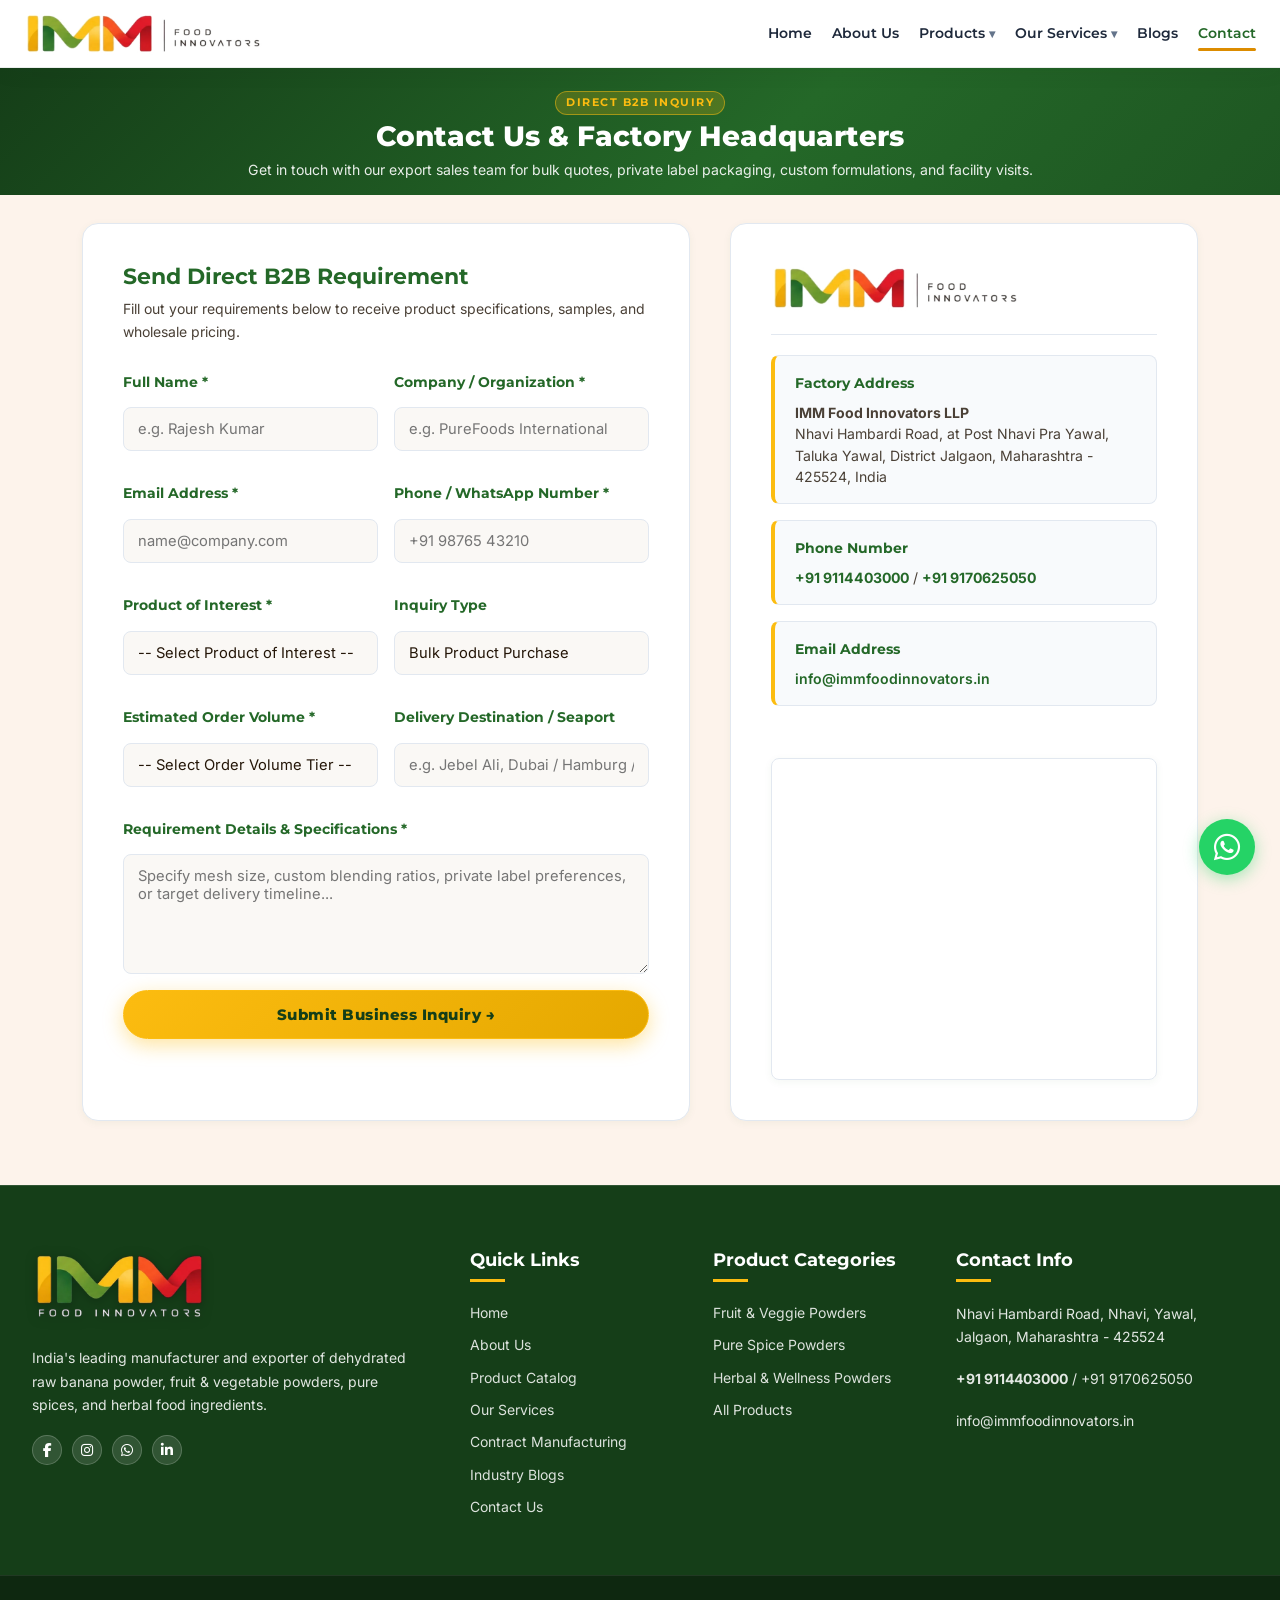
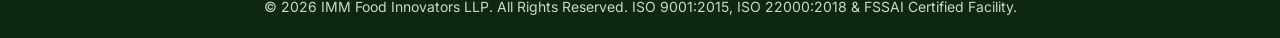
<file: contact.html>
<!DOCTYPE html>
<html lang="en">

<head>
    <meta charset="UTF-8">
    <meta name="viewport" content="width=device-width, initial-scale=1.0">
    <link rel="icon" href="images/favicon.webp?v=2.0" type="image/png">
    <link rel="icon" href="images/favicon.svg" type="image/svg+xml">
    <link rel="shortcut icon" href="images/favicon.ico">
    <link rel="apple-touch-icon" href="images/IMMLogo_icon.webp">
    <title>Contact IMM Food Innovators | Jalgaon Plant</title>
    <meta name="description"
        content="Contact IMM Food Innovators LLP for bulk quotes, samples & contract manufacturing. Located in Nhavi, Yawal, Jalgaon, Maharashtra.">
    <meta name="keywords"
        content="contact IMM Food Innovators, raw banana powder factory location jalgaon, food ingredients manufacturer inquiry, dehydrated powder bulk quote India, IMM Food Innovators address">
    <meta name="author" content="IMM Food Innovators LLP">
    <meta name="robots" content="index, follow, max-snippet:-1, max-image-preview:large, max-video-preview:-1">

    <!-- Geo Location Metadata -->
    <meta name="geo.region" content="IN-MH">
    <meta name="geo.placename" content="Jalgaon">
    <meta name="geo.position" content="21.1643;75.6980">
    <meta name="ICBM" content="21.1643, 75.6980">
    <link rel="canonical" href="https://www.immfoodinnovators.in/contact.html">

    <!-- Resource Hints -->
    <link rel="preconnect" href="https://cdnjs.cloudflare.com" crossorigin>
    <link rel="dns-prefetch" href="https://cdnjs.cloudflare.com">

    <!-- Font Awesome Icons & Main CSS -->
    <link rel="preload" href="https://cdnjs.cloudflare.com/ajax/libs/font-awesome/6.5.1/css/all.min.css" as="style" onload="this.onload=null;this.rel='stylesheet'">
    <noscript><link rel="stylesheet" href="https://cdnjs.cloudflare.com/ajax/libs/font-awesome/6.5.1/css/all.min.css"></noscript>
    <link rel="stylesheet" href="css/style.css?v=26.0">
    <link rel="stylesheet" href="css/components.css?v=26.0">
    <link rel="stylesheet" href="css/responsive.css?v=26.0">

    <!-- Open Graph / Facebook -->
    <meta property="og:type" content="website">
    <meta property="og:site_name" content="IMM Food Innovators LLP">
    <meta property="og:url" content="https://www.immfoodinnovators.in/contact.html">
    <meta property="og:title" content="Contact Us & Factory Location | IMM Food Innovators LLP Jalgaon">
    <meta property="og:description"
        content="Inquire about bulk raw banana powder, spice powders, contract manufacturing, or schedule a facility tour.">
    <meta property="og:image" content="https://www.immfoodinnovators.in/images/IMMLogo.webp">
    <meta property="og:image:alt" content="Contact IMM Food Innovators Plant Jalgaon">
    <meta property="og:image:width" content="1200">
    <meta property="og:image:height" content="630">

    <!-- Twitter -->
    <meta property="twitter:card" content="summary_large_image">
    <meta property="twitter:url" content="https://www.immfoodinnovators.in/contact.html">
    <meta property="twitter:title" content="Contact Us & Factory Location | IMM Food Innovators LLP Jalgaon">
    <meta property="twitter:description"
        content="Inquire about bulk raw banana powder, spice powders, contract manufacturing, or schedule a facility tour.">
    <meta property="twitter:image" content="https://www.immfoodinnovators.in/images/IMMLogo.webp">

    <!-- Schema Markup (JSON-LD) -->
    <script type="application/ld+json">
    [
      {
        "@context": "https://schema.org",
        "@type": "ContactPage",
        "name": "Contact IMM Food Innovators LLP",
        "url": "https://www.immfoodinnovators.in/contact.html",
        "description": "B2B inquiry page for dehydrated raw banana powder, herbal powders, spices, and contract manufacturing."
      },
      {
        "@context": "https://schema.org",
        "@type": "LocalBusiness",
        "name": "IMM Food Innovators LLP - Plant & Office",
        "image": "https://www.immfoodinnovators.in/images/factory.webp",
        "telephone": "+919114403000",
        "email": "info@immfoodinnovators.in",
        "address": {
          "@type": "PostalAddress",
          "streetAddress": "Nhavi Hambardi Road, Post Nhavi Pra Yawal",
          "addressLocality": "Nhavi, Yawal, Jalgaon",
          "addressRegion": "Maharashtra",
          "postalCode": "425524",
          "addressCountry": "IN"
        },
        "geo": {
          "@type": "GeoCoordinates",
          "latitude": 21.1643,
          "longitude": 75.6980
        },
        "openingHoursSpecification": {
          "@type": "OpeningHoursSpecification",
          "dayOfWeek": ["Monday", "Tuesday", "Wednesday", "Thursday", "Friday", "Saturday"],
          "opens": "09:00",
          "closes": "19:00"
        }
      },
      {
        "@context": "https://schema.org",
        "@type": "BreadcrumbList",
        "itemListElement": [
          {
            "@type": "ListItem",
            "position": 1,
            "name": "Home",
            "item": "https://www.immfoodinnovators.in/"
          },
          {
            "@type": "ListItem",
            "position": 2,
            "name": "Contact Us",
            "item": "https://www.immfoodinnovators.in/contact.html"
          }
        ]
      }
    ]
    </script>
</head>

<body>
    <div id="scroll-progress"></div>



    <!-- MAIN HEADER -->
    <header id="header">
        <div class="header-container">
            <a href="index.html" class="logo">
                <img src="images/IMMLogo_nav.webp" alt="IMM Food Innovators Logo" class="logo-img" loading="eager" width="1350" height="260">
            </a>
            <nav>
                <ul id="navMenu">
                    <li><a href="index.html" class="nav-link">Home</a></li>
                    <li><a href="about.html" class="nav-link">About Us</a></li>
                    <!-- PRODUCTS DROPDOWN MENU -->
                    <li class="nav-item dropdown">
                        <a href="products.html" class="nav-link">Products <span class="dropdown-arrow">▾</span></a>
                        <ul class="dropdown-menu">
                            <li><a href="products.html?category=powder" class="dropdown-item">Fruit & Veggie Powders</a>
                            </li>
                            <li><a href="products.html?category=spices" class="dropdown-item">Pure Spices</a></li>
                            <li><a href="products.html?category=herbal" class="dropdown-item">Herbal & Wellness</a></li>
                            <li><a href="products.html" class="dropdown-item">All Products</a></li>
                        </ul>
                    </li>

                    <!-- OUR SERVICES DROPDOWN MENU -->
                    <li class="nav-item dropdown">
                        <a href="services.html" class="nav-link">Our Services <span class="dropdown-arrow">▾</span></a>
                        <ul class="dropdown-menu">
                            <li><a href="services.html#retail-packaging" class="dropdown-item">Retail Packaging
                                    Solutions</a></li>
                            <li><a href="services.html#bulk-packaging" class="dropdown-item">Bulk Export Packaging</a>
                            </li>
                            <li><a href="services.html#custom-blends" class="dropdown-item">Custom Blend Development</a>
                            </li>
                            <li><a href="services.html#contract-mfg" class="dropdown-item">Third-Party Contract
                                    Manufacturing</a></li>
                        </ul>
                    </li>

                    <li><a href="blogs.html" class="nav-link">Blogs</a></li>
                    <li><a href="contact.html" class="nav-link active">Contact</a></li>
                </ul>

            </nav>
            <div class="hamburger" id="hamburger">
                <span></span>
                <span></span>
                <span></span>
            </div>
        </div>
    </header>

    <!-- INNER PAGE HERO -->
    <section class="inner-page-hero" style="background: linear-gradient(135deg, #153E18 0%, #246828 60%, #1E5622 100%); padding: 1.25rem 1rem 1rem 1rem; position: relative; overflow: hidden; text-align: center;">
        <div class="hero-content" style="max-width: 1000px; margin: 0 auto; position: relative; z-index: 2;">
            <div class="section-badge badge-gold" style="margin-bottom: 0.25rem; padding: 2px 10px; font-size: 0.7rem; display: inline-flex; align-items: center;">DIRECT B2B INQUIRY</div>
            <h1 style="font-size: clamp(1.3rem, 2.2vw, 1.75rem); color: #FFFFFF; font-weight: 800; line-height: 1.25; margin-bottom: 0.35rem;">Contact Us & Factory Headquarters</h1>
            <p style="font-size: 0.88rem; color: rgba(255, 255, 255, 0.9); max-width: 850px; margin: 0 auto; line-height: 1.4;">
                Get in touch with our export sales team for bulk quotes, private label packaging, custom formulations, and facility visits.
            </p>
        </div>
    </section>

    <!-- MAIN CONTACT CONTENT -->
    <main style="padding: 1.75rem 0 4rem 0; background: var(--bg-section-contact);">
        <div class="contact-container">
            <div class="contact-grid">
                <!-- LEFT COLUMN: INQUIRY FORM -->
                <div class="contact-form-card"
                    style="background: #FFFFFF; border-radius: var(--radius-md); padding: 2.5rem; border: 1px solid var(--border-light); box-shadow: var(--shadow-sm);">
                    <h2
                        style="font-size: var(--font-size-xl); color: var(--primary-dark); margin-bottom: 0.5rem; font-weight: var(--weight-bold);">
                        Send Direct B2B Requirement</h2>
                    <p style="color: var(--text-secondary); margin-bottom: 1.8rem; font-size: var(--font-size-sm);">Fill
                        out your requirements below to receive product specifications, samples, and wholesale pricing.
                    </p>

                    <form id="contactFormPage" class="contact-form">
                        <!-- Honeypot anti-spam field -->
                        <input type="checkbox" name="botcheck" class="hidden" style="display: none !important;" tabindex="-1" autocomplete="off">
                        <div class="form-row">
                            <div class="form-group">
                                <label for="contact_name">Full Name *</label>
                                <input type="text" id="contact_name" name="name" placeholder="e.g. Rajesh Kumar"
                                    required>
                            </div>
                            <div class="form-group">
                                <label for="contact_company">Company / Organization *</label>
                                <input type="text" id="contact_company" name="company"
                                    placeholder="e.g. PureFoods International" required>
                            </div>
                        </div>
                        <div class="form-row">
                            <div class="form-group">
                                <label for="contact_email">Email Address *</label>
                                <input type="email" id="contact_email" name="email" placeholder="name@company.com"
                                    required>
                            </div>
                            <div class="form-group">
                                <label for="contact_phone">Phone / WhatsApp Number *</label>
                                <input type="tel" id="contact_phone" name="phone" placeholder="+91 98765 43210"
                                    required>
                            </div>
                        </div>
                        <div class="form-row">
                            <div class="form-group">
                                <label for="contact_product">Product of Interest *</label>
                                <select id="contact_product" name="product" required>
                                    <option value="" disabled selected>-- Select Product of Interest --</option>
                                    <optgroup label="Fruit & Veggie Powders">
                                        <option value="Raw Banana Powder">Raw Banana Powder</option>
                                        <option value="Banana Peel Powder">Banana Peel Powder</option>
                                        <option value="Banana Stem Powder">Banana Stem Powder</option>
                                        <option value="Beetroot Powder">Beetroot Powder</option>
                                        <option value="Tomato Powder">Tomato Powder</option>
                                        <option value="Potato Powder">Potato Powder</option>
                                    </optgroup>
                                    <optgroup label="Pure Spices">
                                        <option value="Salem Turmeric Powder">Salem Turmeric Powder</option>
                                        <option value="Garlic Powder">Garlic Powder</option>
                                        <option value="Ginger Powder">Ginger Powder</option>
                                        <option value="Red Onion Powder">Red Onion Powder</option>
                                        <option value="Curry Leaves Powder">Curry Leaves Powder</option>
                                        <option value="Rasgulla Red Chilli Powder">Rasgulla Red Chilli Powder</option>
                                        <option value="Chapata Red Chilli Powder">Chapata Red Chilli Powder</option>
                                        <option value="Rasgulla & Chapata Mix Powder">Rasgulla & Chapata Mix Powder</option>
                                        <option value="Yellow Chilli Powder">Yellow Chilli Powder</option>
                                        <option value="Chaha (Tea) Masala">Chaha (Tea) Masala</option>
                                        <option value="Garam Masala Blend">Garam Masala Blend</option>
                                        <option value="Green Curry RTC Masala">Green Curry RTC Masala</option>
                                    </optgroup>
                                    <optgroup label="Herbal & Wellness">
                                        <option value="Moringa Leaf Powder">Moringa Leaf Powder</option>
                                        <option value="Shatavari Powder">Shatavari Powder</option>
                                        <option value="Ashwagandha Powder">Ashwagandha Powder</option>
                                        <option value="Lemongrass Powder">Lemongrass Powder</option>
                                        <option value="Guduchi (Giloy) Powder">Guduchi (Giloy) Powder</option>
                                        <option value="Neem Powder">Neem Powder</option>
                                        <option value="Triphala Powder">Triphala Powder</option>
                                        <option value="Harda (Haritaki) Powder">Harda (Haritaki) Powder</option>
                                        <option value="Bael Powder">Bael Powder</option>
                                        <option value="Amla Powder">Amla Powder</option>
                                        <option value="Single-Herb Capsules">Single-Herb Capsules</option>
                                    </optgroup>
                                </select>
                            </div>
                            <div class="form-group">
                                <label for="contact_inquiry_type">Inquiry Type</label>
                                <select id="contact_inquiry_type" name="inquiry_type">
                                    <option value="Bulk Order">Bulk Product Purchase</option>
                                    <option value="Private Label">Private Label & Packaging</option>
                                    <option value="Contract Mfg">Contract Manufacturing</option>
                                    <option value="Export Inquiry">Export & Trade Distribution</option>
                                </select>
                            </div>
                        </div>
                        <div class="form-row">
                            <div class="form-group">
                                <label for="contact_volume">Estimated Order Volume *</label>
                                <select id="contact_volume" name="order_volume" required>
                                    <option value="" disabled selected>-- Select Order Volume Tier --</option>
                                    <option value="Free B2B Sample Kit (500g-2kg)">Free B2B Sample Kit (500g - 2kg Trial)</option>
                                    <option value="< 500 kg (Pilot Batch)">&lt; 500 kg (Pilot / Trial Batch)</option>
                                    <option value="1 – 5 Metric Tons (LCL Container)">1 – 5 Metric Tons (LCL Container)</option>
                                    <option value="10 – 25 Metric Tons (FCL Container)">10 – 25 Metric Tons (FCL Container)</option>
                                    <option value="25+ Metric Tons (Contract Supply)">25+ Metric Tons (Contract Annual Supply)</option>
                                </select>
                            </div>
                            <div class="form-group">
                                <label for="contact_destination">Delivery Destination / Seaport</label>
                                <input type="text" id="contact_destination" name="destination_port" placeholder="e.g. Jebel Ali, Dubai / Hamburg / Domestic">
                            </div>
                        </div>
                        <div class="form-group">
                            <label for="contact_message">Requirement Details & Specifications *</label>
                            <textarea id="contact_message" name="message" rows="3"
                                placeholder="Specify mesh size, custom blending ratios, private label preferences, or target delivery timeline..."
                                required></textarea>
                        </div>
                        <button type="submit" class="btn-primary" style="width: 100%;">Submit Business Inquiry
                            →</button>
                        <div id="contactPageSuccess"
                            style="display:none; color: #0A2E1D; background: #ECFDF5; border: 1px solid #A7F3D0; padding: 1rem; border-radius: var(--radius-sm); margin-top: 1rem; font-weight: 600; text-align: center;">
                            ✓ Thank you! Your inquiry has been sent to our sales team. We will contact you shortly.
                        </div>
                    </form>
                </div>

                <div class="contact-info-card"
                    style="background: #FFFFFF; border-radius: var(--radius-md); padding: 2.5rem; border: 1px solid var(--border-light); box-shadow: var(--shadow-sm); display: flex; flex-direction: column;">
                    <div>
                        <div
                            style="margin-bottom: 1.25rem; padding-bottom: 1rem; border-bottom: 1px solid var(--border-light);">
                            <img src="images/IMMLogo_nav.webp" alt="IMM Food Innovators Logo"
                                style="height: 48px; width: auto; max-width: 100%; object-fit: contain; display: block; margin-bottom: 6px;" loading="lazy" width="1350" height="260">
                        </div>

                        <div class="cap-list" style="margin-bottom: 1.25rem;">
                            <div class="cap-item">
                                <div class="cap-title">Factory Address</div>
                                <div class="cap-desc">
                                    <strong>IMM Food Innovators LLP</strong><br>
                                    Nhavi Hambardi Road, at Post Nhavi Pra Yawal,<br>
                                    Taluka Yawal, District Jalgaon, Maharashtra - 425524, India
                                </div>
                            </div>

                            <div class="cap-item">
                                <div class="cap-title">Phone Number</div>
                                <div class="cap-desc">
                                    <a href="tel:+919114403000" style="color:var(--primary-dark); font-weight: 700; text-decoration: none;">+91 9114403000</a> / <a href="tel:+919170625050" style="color:var(--primary-dark); font-weight: 700; text-decoration: none;">+91 9170625050</a>
                                </div>
                            </div>

                            <div class="cap-item">
                                <div class="cap-title">Email Address</div>
                                <div class="cap-desc">
                                    <a href="mailto:info@immfoodinnovators.in"
                                        style="color:var(--primary-dark); font-weight: 600;">info@immfoodinnovators.in</a>
                                </div>
                            </div>
                        </div>
                    </div>

                    <!-- GOOGLE MAP DIRECTLY BELOW ADDRESS & EMAIL FILLING ENTIRE REMAINING HEIGHT -->
                    <div
                        style="flex: 1; min-height: 320px; border-radius: var(--radius-sm); overflow: hidden; border: 1px solid var(--border-light); box-shadow: var(--shadow-sm); display: flex;">
                        <iframe title="IMM Food Innovators LLP Location Map"
                            src="https://maps.google.com/maps?q=IMM+Food+Innovators+LLP,+Nhavi+Hambardi+Road,+Nhavi,+Yawal,+Jalgaon,+Maharashtra+425524&t=&z=15&ie=UTF8&iwloc=&output=embed"
                            width="600" height="450" style="border:0; display: block; flex: 1; min-height: 320px; width: 100%; height: 100%;"
                            allowfullscreen="" loading="lazy" referrerpolicy="no-referrer-when-downgrade">
                        </iframe>
                    </div>
                </div>
            </div>
        </div>
    </main>

    <!-- FOOTER -->
    <footer>
        <div class="footer-grid">
            <div class="footer-col">
                <div class="footer-logo">
                    <a href="index.html" aria-label="IMM Food Innovators Home">
                        <img src="images/IMMLogo_footer.webp" alt="IMM Food Innovators Logo" class="footer-logo-img" loading="lazy" width="1015" height="442">
                    </a>
                </div>
                <p>India's leading manufacturer and exporter of dehydrated raw banana powder, fruit & vegetable powders, pure spices, and herbal food ingredients.</p>
                <div class="top-bar-social" style="justify-content: flex-start; margin-top: 1rem;">
                    <a href="https://www.facebook.com/profile.php?id=61581102029221" target="_blank" rel="noopener noreferrer" title="Facebook" aria-label="Facebook" class="social-facebook"><i class="fa-brands fa-facebook-f"></i></a>
                    <a href="https://www.instagram.com/imm_food_innovators" target="_blank" rel="noopener noreferrer" title="Instagram" aria-label="Instagram" class="social-instagram"><i class="fa-brands fa-instagram"></i></a>
                    <a href="https://wa.me/919114403000" target="_blank" rel="noopener noreferrer" title="WhatsApp" aria-label="WhatsApp" class="social-whatsapp"><i class="fa-brands fa-whatsapp"></i></a>
                    <a href="https://www.linkedin.com/company/138713943/admin/page-posts/published/" target="_blank" rel="noopener noreferrer" title="LinkedIn" aria-label="LinkedIn" class="social-linkedin"><i class="fa-brands fa-linkedin-in"></i></a>
                </div>
            </div>

            <div class="footer-col">
                <h4>Quick Links</h4>
                <div class="footer-links">
                    <a href="index.html">Home</a>
                    <a href="about.html">About Us</a>
                    <a href="products.html">Product Catalog</a>
                    <a href="services.html">Our Services</a>
                    <a href="services.html#contract-mfg">Contract Manufacturing</a>
                    <a href="blogs.html">Industry Blogs</a>
                    <a href="contact.html">Contact Us</a>
                </div>
            </div>

            <div class="footer-col">
                <h4>Product Categories</h4>
                <div class="footer-links">
                    <a href="products.html?category=powder">Fruit & Veggie Powders</a>
                    <a href="products.html?category=spices">Pure Spice Powders</a>
                    <a href="products.html?category=herbal">Herbal & Wellness Powders</a>
                    <a href="products.html">All Products</a>
                </div>
            </div>

            <div class="footer-col">
                <h4>Contact Info</h4>
                <p>Nhavi Hambardi Road, Nhavi, Yawal, Jalgaon, Maharashtra - 425524</p>
                <p style="white-space: nowrap;"><a href="tel:+919114403000" style="color:inherit; font-weight: 700; text-decoration: none;">+91 9114403000</a> / <a href="tel:+919170625050" style="color:inherit; text-decoration: none;">+91 9170625050</a></p>
                <p><a href="mailto:info@immfoodinnovators.in" style="color:inherit;">info@immfoodinnovators.in</a></p>
            </div>
        </div>

        <div class="footer-bottom">
            <p>© 2026 IMM Food Innovators LLP. All Rights Reserved. ISO 9001:2015, ISO 22000:2018 & FSSAI Certified Facility.</p>
        </div>
    </footer>

    <!-- MODAL CONTAINER -->
    <div class="modal-overlay" id="modalOverlay">
        <div class="modal-card">
            <button class="modal-close" id="modalClose">✕</button>
            <div id="modalBody"></div>
        </div>
    </div>

    <script src="data/company.js"></script>
    <script src="data/products.js"></script>
    <script src="js/main.js?v=26.0"></script>
    <script>
        document.addEventListener('DOMContentLoaded', () => {
            const form = document.getElementById('contactFormPage');
            const successMsg = document.getElementById('contactPageSuccess');
            const productSelect = document.getElementById('contact_product');

            // Auto-select product from URL query parameter if present (e.g. contact.html?product=Banana)
            const urlParams = new URLSearchParams(window.location.search);
            const selectedProd = urlParams.get('product');
            if (selectedProd && productSelect) {
                const lowerProd = selectedProd.toLowerCase();
                for (let option of productSelect.options) {
                    if (option.value.toLowerCase().includes(lowerProd) || option.text.toLowerCase().includes(lowerProd)) {
                        option.selected = true;
                        break;
                    }
                }
            }

            if (form && successMsg) {
                form.addEventListener('submit', (e) => {
                    e.preventDefault();
                    const submitBtn = form.querySelector('button[type="submit"]');
                    const origText = submitBtn.textContent;
                    submitBtn.textContent = 'Sending Email Inquiry...';
                    submitBtn.disabled = true;

                    const formData = new FormData(form);
                    const formJson = Object.fromEntries(formData.entries());

                    if (formJson.botcheck) {
                        console.warn('Honeypot anti-spam triggered. Aborting submission.');
                        return;
                    }

                    const apiKey = (window.companyData && window.companyData.web3formsKey) ? window.companyData.web3formsKey : '4d0c3c98-6bd6-4751-88f0-353b9ad95f9c';

                    fetch('https://api.web3forms.com/submit', {
                        method: 'POST',
                        headers: {
                            'Content-Type': 'application/json',
                            'Accept': 'application/json'
                        },
                        body: JSON.stringify({
                            access_key: apiKey,
                            subject: `New B2B Website Inquiry: ${formJson.product || 'General Inquiry'}`,
                            from_name: 'IMM Food Innovators Website',
                            ...formJson
                        })
                    })
                        .then(res => res.json())
                        .then(data => {
                            submitBtn.textContent = origText;
                            submitBtn.disabled = false;
                            successMsg.innerHTML = `✓ Thank you! Your inquiry has been sent directly to info@immfoodinnovators.in.<br><a href="https://wa.me/919114403000?text=Hi%20IMM%20Food%20Innovators%2C%20I%20just%20submitted%20a%20website%20inquiry%20for%20${encodeURIComponent(formJson.product || 'products')}" target="_blank" style="display:inline-block; margin-top: 10px; background:#25D366; color:#fff; padding:8px 16px; border-radius:50px; text-decoration:none; font-weight:700;">💬 Send Instant WhatsApp Copy to Sales (+91 9114403000)</a>`;
                            successMsg.style.display = 'block';
                            form.reset();
                        })
                        .catch(err => {
                            console.error('Email Submission:', err);
                            submitBtn.textContent = origText;
                            submitBtn.disabled = false;
                            successMsg.innerHTML = `✓ Inquiry Recorded! We will email you at ${formJson.email || 'your email'}.<br><a href="https://wa.me/919114403000?text=Hi%20IMM%20Food%20Innovators%2C%20I%20just%20submitted%20a%20website%20inquiry" target="_blank" style="display:inline-block; margin-top: 10px; background:#25D366; color:#fff; padding:8px 16px; border-radius:50px; text-decoration:none; font-weight:700;">💬 Send Instant WhatsApp Copy to Sales (+91 9114403000)</a>`;
                            successMsg.style.display = 'block';
                            form.reset();
                        });
                });
            }
        });
    </script>
<a href="https://wa.me/919114403000?text=Hi%20IMM%20Food%20Innovators%2C%20I%20am%20interested%20in%20bulk%20purchasing%2Fexport%20specifications"
   target="_blank" rel="noopener noreferrer" aria-label="Chat with Export Sales on WhatsApp"
   style="position:fixed;bottom:25px;right:25px;z-index:9999;background:#25D366;color:#FFFFFF;
          width:56px;height:56px;border-radius:50%;display:flex;align-items:center;justify-content:center;
          font-size:30px;box-shadow:0 4px 16px rgba(37,211,102,0.4);text-decoration:none;">
  <i class="fa-brands fa-whatsapp"></i>
</a>
</body>

</html>
</file>
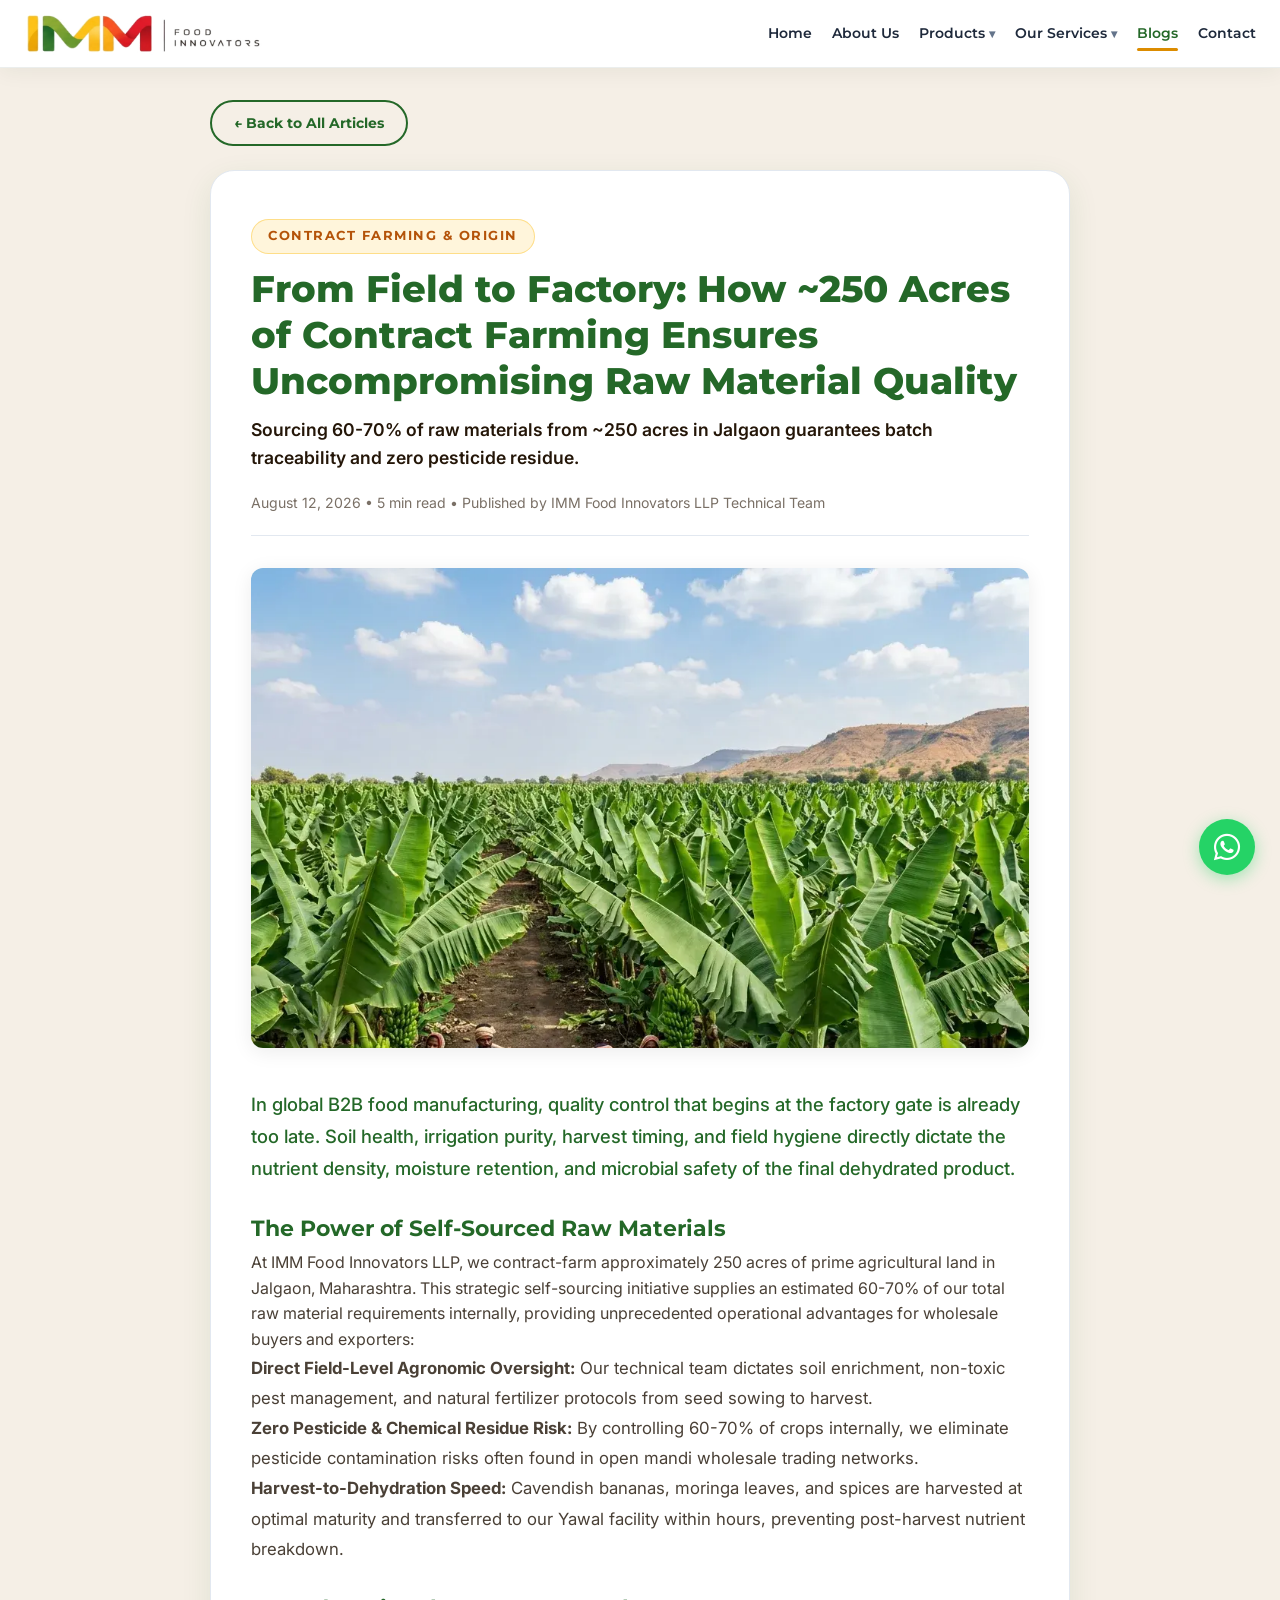
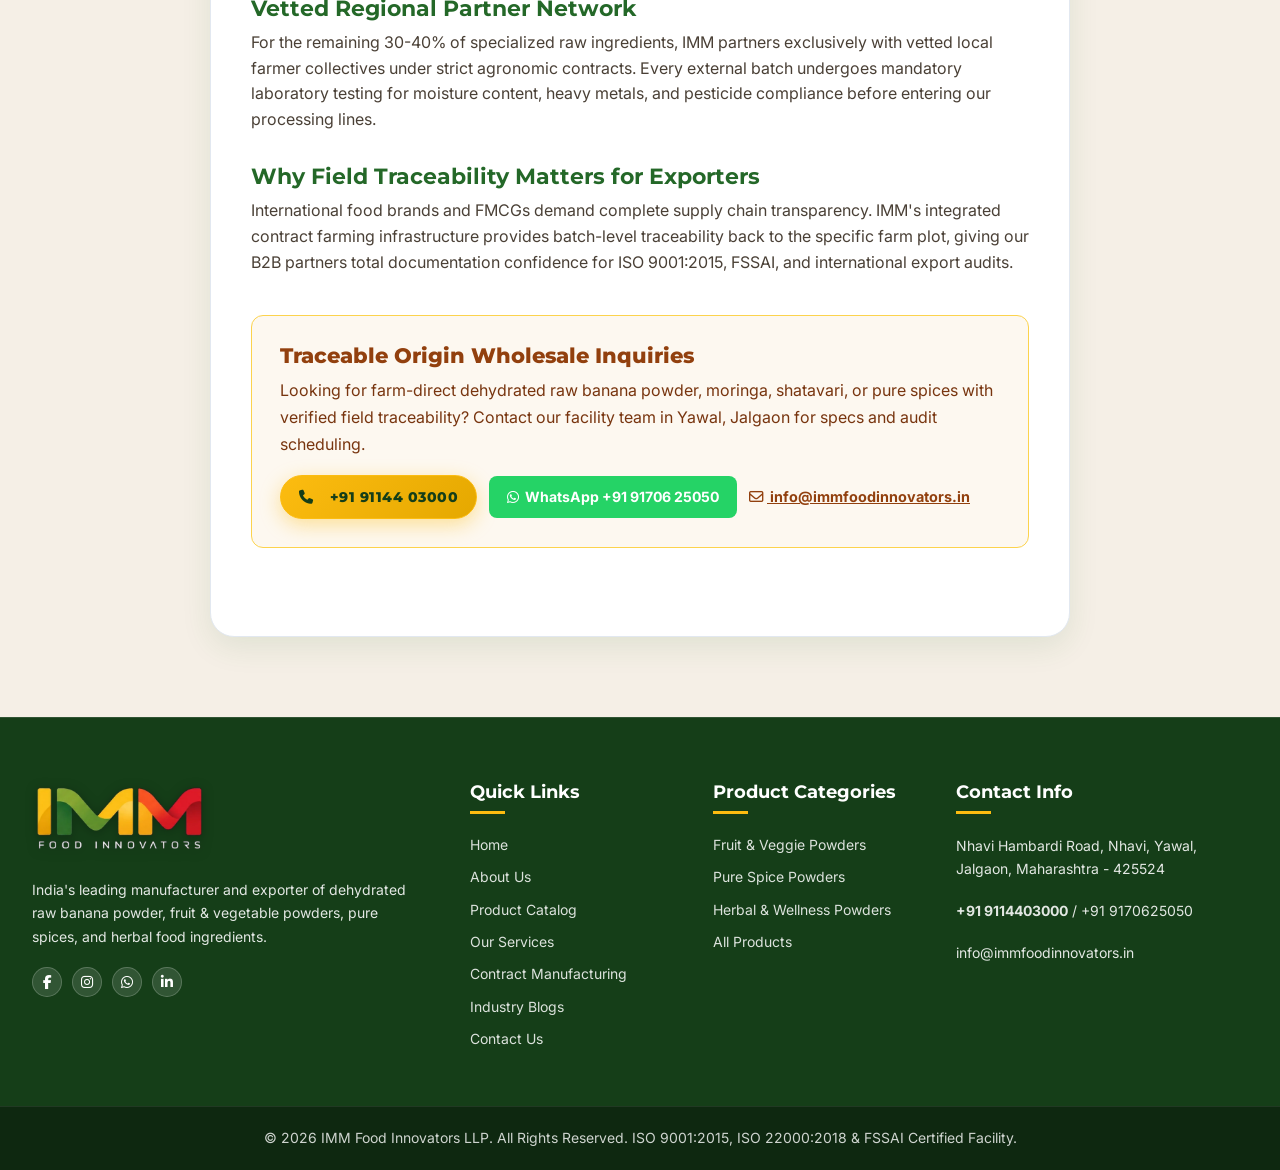
<file: contract-farming-quality-control-jalgaon.html>
<!DOCTYPE html>
<html lang="en">

<head>
    <meta charset="UTF-8">
    <meta name="viewport" content="width=device-width, initial-scale=1.0">
    <link rel="icon" href="images/favicon.webp?v=2.0" type="image/png">
    <link rel="icon" href="images/favicon.svg" type="image/svg+xml">
    <link rel="shortcut icon" href="images/favicon.ico">
    <link rel="apple-touch-icon" href="images/IMMLogo_icon.webp">
    <title>Contract Farming & Quality Control in Jalgaon | IMM Food</title>
    <meta name="description"
        content="How IMM Food Innovators' ~250 acres of contract farming in Jalgaon guarantees raw material quality, zero pesticide residues, and batch traceability for export.">
    <meta name="keywords"
        content="contract farming Jalgaon, raw material quality control food processing, pesticide free raw banana powder sourcing, farm direct spice supplier, supply chain traceability Jalgaon">
    <meta name="author" content="IMM Food Innovators LLP">
    <meta name="robots" content="index, follow, max-snippet:-1, max-image-preview:large, max-video-preview:-1">

    <!-- Geo Location Metadata -->
    <meta name="geo.region" content="IN-MH">
    <meta name="geo.placename" content="Jalgaon">
    <meta name="geo.position" content="21.1643;75.6980">
    <meta name="ICBM" content="21.1643, 75.6980">
    <link rel="canonical" href="https://www.immfoodinnovators.in/contract-farming-quality-control-jalgaon.html">

    <!-- Resource Hints -->
    <link rel="preconnect" href="https://cdnjs.cloudflare.com" crossorigin>
    <link rel="dns-prefetch" href="https://cdnjs.cloudflare.com">

    <!-- Font Awesome Icons & Main Styles -->
    <link rel="preload" href="https://cdnjs.cloudflare.com/ajax/libs/font-awesome/6.5.1/css/all.min.css" as="style" onload="this.onload=null;this.rel='stylesheet'">
    <noscript><link rel="stylesheet" href="https://cdnjs.cloudflare.com/ajax/libs/font-awesome/6.5.1/css/all.min.css"></noscript>
    <link rel="stylesheet" href="css/style.css?v=26.0">
    <link rel="stylesheet" href="css/components.css?v=26.0">
    <link rel="stylesheet" href="css/responsive.css?v=26.0">

    <!-- Open Graph / Facebook -->
    <meta property="og:type" content="article">
    <meta property="og:site_name" content="IMM Food Innovators LLP">
    <meta property="og:url" content="https://www.immfoodinnovators.in/contract-farming-quality-control-jalgaon.html">
    <meta property="og:title" content="From Field to Factory: How ~250 Acres of Contract Farming Ensures Uncompromising Quality">
    <meta property="og:description" content="How IMM Food Innovators' ~250 acres of contract farming in Jalgaon guarantees raw material quality, zero pesticide residues, and batch traceability for export.">
    <meta property="og:image" content="https://www.immfoodinnovators.in/images/blog_contract_farming.webp">
    <meta property="og:image:alt" content="Contract Farming & Origin Jalgaon">
    <meta property="og:image:width" content="1200">
    <meta property="og:image:height" content="630">

    <!-- Twitter -->
    <meta property="twitter:card" content="summary_large_image">
    <meta property="twitter:url" content="https://www.immfoodinnovators.in/contract-farming-quality-control-jalgaon.html">
    <meta property="twitter:title" content="From Field to Factory: How ~250 Acres of Contract Farming Ensures Uncompromising Quality">
    <meta property="twitter:description" content="How IMM Food Innovators' ~250 acres of contract farming in Jalgaon guarantees raw material quality and batch traceability.">
    <meta property="twitter:image" content="https://www.immfoodinnovators.in/images/blog_contract_farming.webp">

    <!-- Schema Markup (JSON-LD) -->
    <script type="application/ld+json">
    [
      {
        "@context": "https://schema.org",
        "@type": "BlogPosting",
        "headline": "From Field to Factory: How ~250 Acres of Contract Farming Ensures Uncompromising Raw Material Quality",
        "description": "Sourcing 60-70% of raw materials from ~250 acres in Jalgaon guarantees batch traceability and zero pesticide residue.",
        "image": "https://www.immfoodinnovators.in/images/blog_contract_farming.webp",
        "author": {
          "@type": "Organization",
          "name": "IMM Food Innovators LLP",
          "url": "https://www.immfoodinnovators.in"
        },
        "publisher": {
          "@type": "Organization",
          "name": "IMM Food Innovators LLP",
          "logo": {
            "@type": "ImageObject",
            "url": "https://www.immfoodinnovators.in/images/IMMLogo.webp"
          }
        },
        "datePublished": "2026-08-12",
        "dateModified": "2026-08-12",
        "mainEntityOfPage": {
          "@type": "WebPage",
          "@id": "https://www.immfoodinnovators.in/contract-farming-quality-control-jalgaon.html"
        }
      },
      {
        "@context": "https://schema.org",
        "@type": "BreadcrumbList",
        "itemListElement": [
          {
            "@type": "ListItem",
            "position": 1,
            "name": "Home",
            "item": "https://www.immfoodinnovators.in/"
          },
          {
            "@type": "ListItem",
            "position": 2,
            "name": "Blogs",
            "item": "https://www.immfoodinnovators.in/blogs.html"
          },
          {
            "@type": "ListItem",
            "position": 3,
            "name": "Contract Farming & Origin Jalgaon",
            "item": "https://www.immfoodinnovators.in/contract-farming-quality-control-jalgaon.html"
          }
        ]
      }
    ]
    </script>
</head>

<body>
    <div id="scroll-progress"></div>



    <!-- MAIN HEADER -->
    <header id="header">
        <div class="header-container">
            <a href="index.html" class="logo">
                <img src="images/IMMLogo_nav.webp" alt="IMM Food Innovators Logo" class="logo-img" loading="eager" width="1350" height="260">
            </a>
            <nav>
                <ul id="navMenu">
                    <li><a href="index.html" class="nav-link">Home</a></li>
                    <li><a href="index.html#about" class="nav-link">About Us</a></li>
                    <li class="nav-item dropdown">
                        <a href="products.html" class="nav-link">Products <span class="dropdown-arrow">▾</span></a>
                        <ul class="dropdown-menu">
                            <li><a href="products.html?category=powder" class="dropdown-item">Fruit & Veggie Powders</a></li>
                            <li><a href="products.html?category=spices" class="dropdown-item">Pure Spices</a></li>
                            <li><a href="products.html?category=herbal" class="dropdown-item">Herbal & Wellness</a></li>
                            <li><a href="products.html" class="dropdown-item">All Products</a></li>
                        </ul>
                    </li>
                    <li class="nav-item dropdown">
                        <a href="services.html" class="nav-link">Our Services <span class="dropdown-arrow">▾</span></a>
                        <ul class="dropdown-menu">
                            <li><a href="services.html#retail-packaging" class="dropdown-item">Retail Packaging Solutions</a></li>
                            <li><a href="services.html#bulk-packaging" class="dropdown-item">Bulk Export Packaging</a></li>
                            <li><a href="services.html#custom-blends" class="dropdown-item">Custom Blend Development</a></li>
                            <li><a href="services.html#contract-mfg" class="dropdown-item">Third-Party Contract Manufacturing</a></li>
                        </ul>
                    </li>
                    <li><a href="blogs.html" class="nav-link active">Blogs</a></li>
                    <li><a href="contact.html" class="nav-link">Contact</a></li>
                </ul>

            </nav>
            <div class="hamburger" id="hamburger">
                <span></span>
                <span></span>
                <span></span>
            </div>
        </div>
    </header>

    <!-- ARTICLE MAIN SECTION -->
    <main style="padding: 2rem 0 5rem 0; background: var(--bg-alt);">
        <div class="container" style="max-width: 900px; margin: 0 auto; padding: 0 1.25rem;">
            <div style="margin-bottom: 1.5rem;">
                <a href="blogs.html" class="btn-secondary" style="padding: 10px 22px; font-size: var(--font-size-sm);">← Back to All Articles</a>
            </div>

            <article style="background: #FFFFFF; border-radius: var(--radius-lg); padding: 3rem 2.5rem; box-shadow: var(--shadow-md); border: 1px solid var(--border-light);">
                <div class="section-badge badge-gold" style="margin-bottom: 0.75rem;">CONTRACT FARMING & ORIGIN</div>
                
                <h1 style="font-size: 2.3rem; line-height: 1.25; color: var(--primary-dark); font-weight: 800; margin-bottom: 0.75rem;">
                    From Field to Factory: How ~250 Acres of Contract Farming Ensures Uncompromising Raw Material Quality
                </h1>
                
                <p style="font-size: 1.1rem; color: var(--accent-gold-dark); font-weight: 600; margin-bottom: 1.25rem;">
                    Sourcing 60-70% of raw materials from ~250 acres in Jalgaon guarantees batch traceability and zero pesticide residue.
                </p>

                <div style="font-size: 0.88rem; color: var(--text-muted); padding-bottom: 1.25rem; border-bottom: 1px solid var(--border-light); margin-bottom: 2rem;">
                    August 12, 2026 • 5 min read • Published by IMM Food Innovators LLP Technical Team
                </div>

                <div style="margin-bottom: 2.5rem; border-radius: 12px; overflow: hidden; max-height: 480px; box-shadow: 0 4px 20px rgba(0,0,0,0.08);">
                    <img src="images/blog_contract_farming.webp" alt="Contract Farming Quality Control Jalgaon" style="width: 100%; height: 100%; object-fit: cover;" loading="lazy" width="1024" height="1024">
                </div>

                <div style="color: var(--text-secondary); line-height: 1.8; font-size: 1.05rem;">
                    <p class="lead-text" style="font-size: 1.15rem; line-height: 1.75; color: var(--primary-dark); font-weight: 500; margin-bottom: 1.75rem;">
                        In global B2B food manufacturing, quality control that begins at the factory gate is already too late. Soil health, irrigation purity, harvest timing, and field hygiene directly dictate the nutrient density, moisture retention, and microbial safety of the final dehydrated product.
                    </p>

                    <h3 style="margin-top: 2rem; color: var(--primary-dark); font-weight: 700;">The Power of Self-Sourced Raw Materials</h3>
                    <p>At IMM Food Innovators LLP, we contract-farm approximately 250 acres of prime agricultural land in Jalgaon, Maharashtra. This strategic self-sourcing initiative supplies an estimated 60-70% of our total raw material requirements internally, providing unprecedented operational advantages for wholesale buyers and exporters:</p>
                    <ul style="line-height: 1.8; margin-bottom: 1.5rem;">
                        <li><strong>Direct Field-Level Agronomic Oversight:</strong> Our technical team dictates soil enrichment, non-toxic pest management, and natural fertilizer protocols from seed sowing to harvest.</li>
                        <li><strong>Zero Pesticide & Chemical Residue Risk:</strong> By controlling 60-70% of crops internally, we eliminate pesticide contamination risks often found in open mandi wholesale trading networks.</li>
                        <li><strong>Harvest-to-Dehydration Speed:</strong> Cavendish bananas, moringa leaves, and spices are harvested at optimal maturity and transferred to our Yawal facility within hours, preventing post-harvest nutrient breakdown.</li>
                    </ul>

                    <h3 style="margin-top: 2rem; color: var(--primary-dark); font-weight: 700;">Vetted Regional Partner Network</h3>
                    <p>For the remaining 30-40% of specialized raw ingredients, IMM partners exclusively with vetted local farmer collectives under strict agronomic contracts. Every external batch undergoes mandatory laboratory testing for moisture content, heavy metals, and pesticide compliance before entering our processing lines.</p>

                    <h3 style="margin-top: 2rem; color: var(--primary-dark); font-weight: 700;">Why Field Traceability Matters for Exporters</h3>
                    <p>International food brands and FMCGs demand complete supply chain transparency. IMM's integrated contract farming infrastructure provides batch-level traceability back to the specific farm plot, giving our B2B partners total documentation confidence for ISO 9001:2015, FSSAI, and international export audits.</p>
                </div>

                <div style="background: #FDF8F0; border: 1px solid #FCD34D; border-radius: 12px; padding: 1.75rem; margin: 2.5rem 0;">
                    <h3 style="margin-top: 0; color: #92400E; font-size: 1.3rem; font-weight: 800;">Traceable Origin Wholesale Inquiries</h3>
                    <p style="color: #78350F; line-height: 1.7; margin-bottom: 1rem; font-size: 1rem;">
                        Looking for farm-direct dehydrated raw banana powder, moringa, shatavari, or pure spices with verified field traceability? Contact our facility team in Yawal, Jalgaon for specs and audit scheduling.
                    </p>
                    <div style="display: flex; flex-wrap: wrap; gap: 12px; align-items: center;">
                        <a href="tel:+919114403000" class="btn-primary" style="padding: 10px 18px; font-size: 0.88rem; text-decoration: none;"><i class="fa-solid fa-phone" style="margin-right: 6px;"></i> +91 91144 03000</a>
                        <a href="https://wa.me/919170625050" target="_blank" rel="noopener noreferrer" style="padding: 10px 18px; font-size: 0.88rem; background: #25D366; color: white; border-radius: var(--radius-sm); font-weight: 700; text-decoration: none; display: inline-flex; align-items: center;"><i class="fa-brands fa-whatsapp" style="margin-right: 6px;"></i> WhatsApp +91 91706 25050</a>
                        <a href="mailto:info@immfoodinnovators.in" style="color: #92400E; font-weight: 700; text-decoration: underline; font-size: 0.9rem;"><i class="fa-regular fa-envelope" style="margin-right: 4px;"></i> info@immfoodinnovators.in</a>
                    </div>
                </div>
            </article>
        </div>
    </main>

    <!-- FOOTER -->
    <footer>
        <div class="footer-grid">
            <div class="footer-col">
                <div class="footer-logo">
                    <a href="index.html" aria-label="IMM Food Innovators Home">
                        <img src="images/IMMLogo_footer.webp" alt="IMM Food Innovators Logo" class="footer-logo-img" loading="lazy" width="1015" height="442">
                    </a>
                </div>
                <p>India's leading manufacturer and exporter of dehydrated raw banana powder, fruit & vegetable powders, pure spices, and herbal food ingredients.</p>
                <div class="top-bar-social" style="justify-content: flex-start; margin-top: 1rem;">
                    <a href="https://www.facebook.com/profile.php?id=61581102029221" target="_blank" rel="noopener noreferrer" title="Facebook" aria-label="Facebook" class="social-facebook"><i class="fa-brands fa-facebook-f"></i></a>
                    <a href="https://www.instagram.com/imm_food_innovators" target="_blank" rel="noopener noreferrer" title="Instagram" aria-label="Instagram" class="social-instagram"><i class="fa-brands fa-instagram"></i></a>
                    <a href="https://wa.me/919114403000" target="_blank" rel="noopener noreferrer" title="WhatsApp" aria-label="WhatsApp" class="social-whatsapp"><i class="fa-brands fa-whatsapp"></i></a>
                    <a href="https://www.linkedin.com/company/138713943/admin/page-posts/published/" target="_blank" rel="noopener noreferrer" title="LinkedIn" aria-label="LinkedIn" class="social-linkedin"><i class="fa-brands fa-linkedin-in"></i></a>
                </div>
            </div>

            <div class="footer-col">
                <h4>Quick Links</h4>
                <div class="footer-links">
                    <a href="index.html">Home</a>
                    <a href="index.html#about">About Us</a>
                    <a href="products.html">Product Catalog</a>
                    <a href="services.html">Our Services</a>
                    <a href="services.html#contract-mfg">Contract Manufacturing</a>
                    <a href="blogs.html">Industry Blogs</a>
                    <a href="contact.html">Contact Us</a>
                </div>
            </div>

            <div class="footer-col">
                <h4>Product Categories</h4>
                <div class="footer-links">
                    <a href="products.html?category=powder">Fruit & Veggie Powders</a>
                    <a href="products.html?category=spices">Pure Spice Powders</a>
                    <a href="products.html?category=herbal">Herbal & Wellness Powders</a>
                    <a href="products.html">All Products</a>
                </div>
            </div>

            <div class="footer-col">
                <h4>Contact Info</h4>
                <p>Nhavi Hambardi Road, Nhavi, Yawal, Jalgaon, Maharashtra - 425524</p>
                <p><a href="tel:+919114403000" style="color:inherit; font-weight: 700;">+91 9114403000</a> / <a href="tel:+919170625050" style="color:inherit;">+91 9170625050</a></p>
                <p><a href="mailto:info@immfoodinnovators.in" style="color:inherit;">info@immfoodinnovators.in</a></p>
            </div>
        </div>

        <div class="footer-bottom">
            <p>© 2026 IMM Food Innovators LLP. All Rights Reserved. ISO 9001:2015, ISO 22000:2018 & FSSAI Certified Facility.</p>
        </div>
    </footer>

    <!-- MODAL FOR BLOG READER & CERTIFICATES -->
    <div class="modal-overlay" id="modalOverlay">
        <div class="modal-container">
            <button class="modal-close" id="modalClose" aria-label="Close modal">✕</button>
            <div id="modalBody"></div>
        </div>
    </div>

    <script src="js/main.js?v=26.0"></script>
<a href="https://wa.me/919114403000?text=Hi%20IMM%20Food%20Innovators%2C%20I%20am%20interested%20in%20bulk%20purchasing%2Fexport%20specifications"
   target="_blank" rel="noopener noreferrer" aria-label="Chat with Export Sales on WhatsApp"
   style="position:fixed;bottom:25px;right:25px;z-index:9999;background:#25D366;color:#FFFFFF;
          width:56px;height:56px;border-radius:50%;display:flex;align-items:center;justify-content:center;
          font-size:30px;box-shadow:0 4px 16px rgba(37,211,102,0.4);text-decoration:none;">
  <i class="fa-brands fa-whatsapp"></i>
</a>
</body>

</html>
</file>
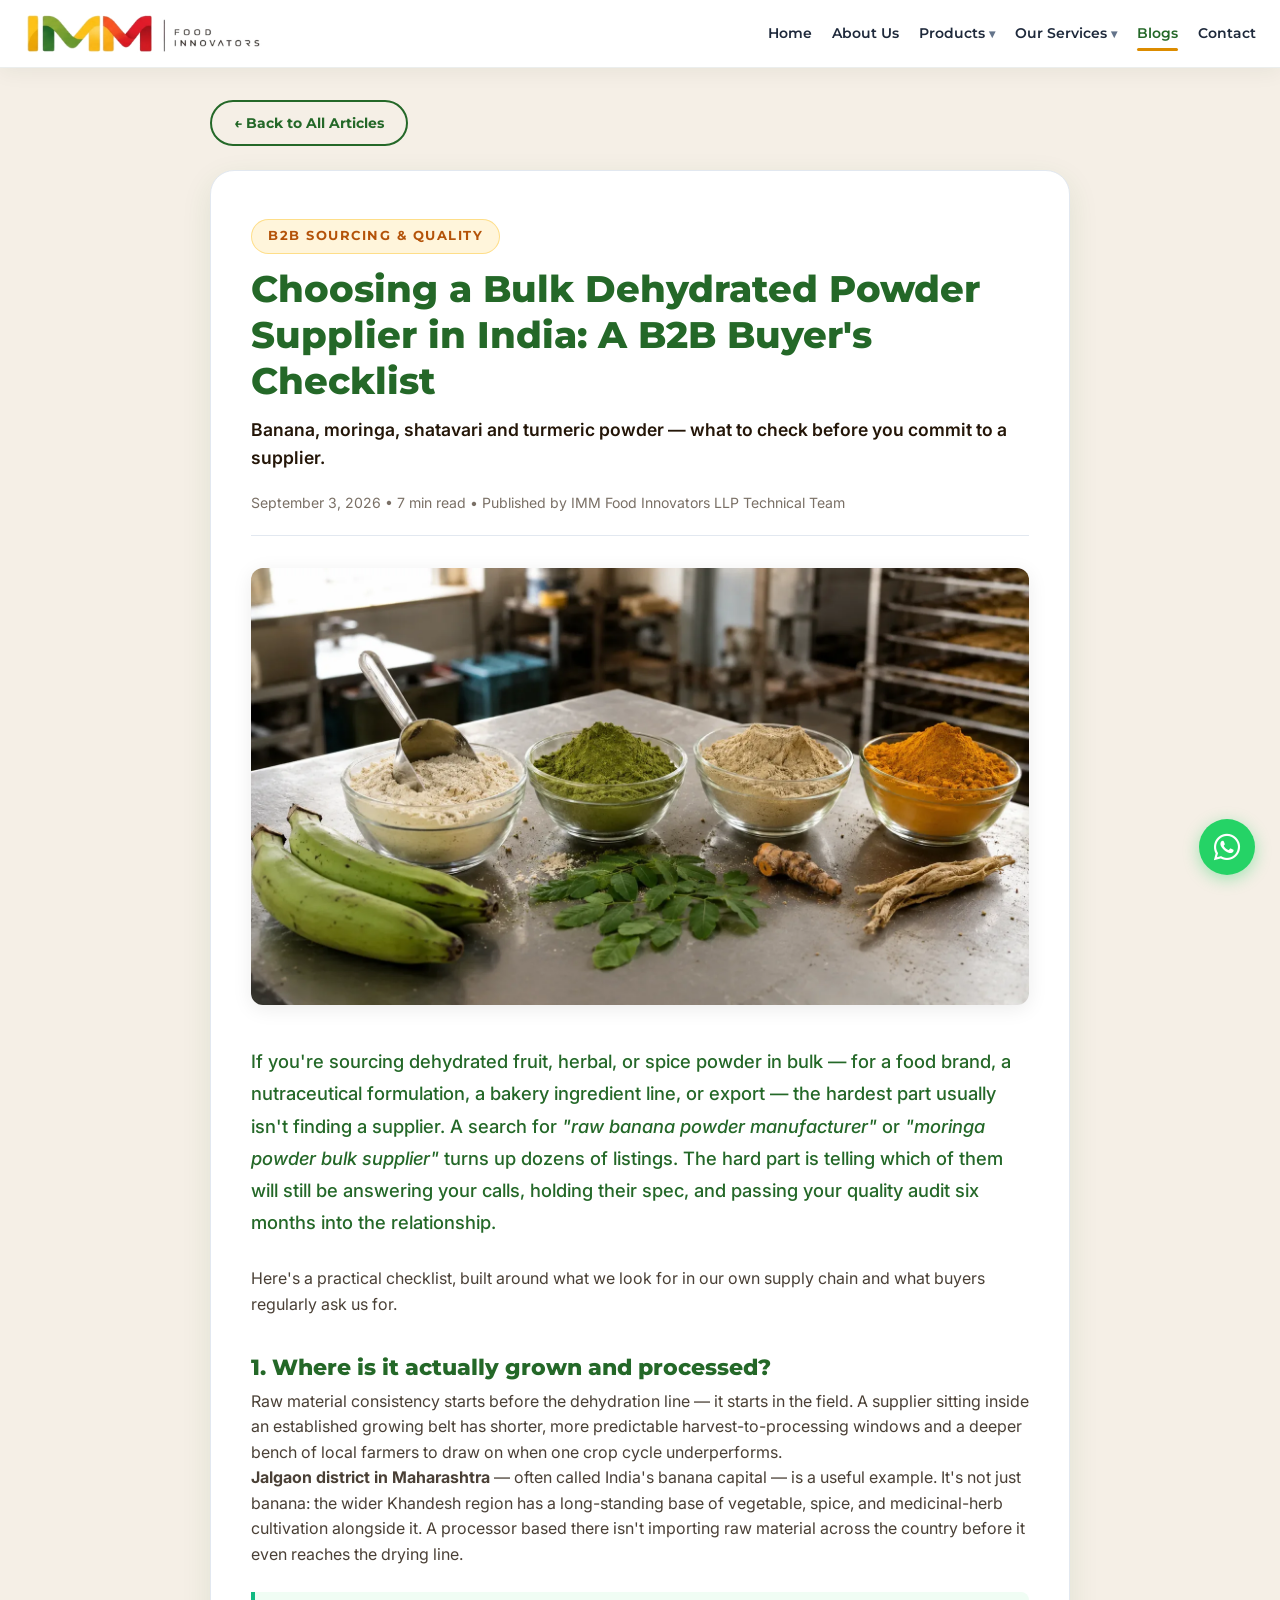
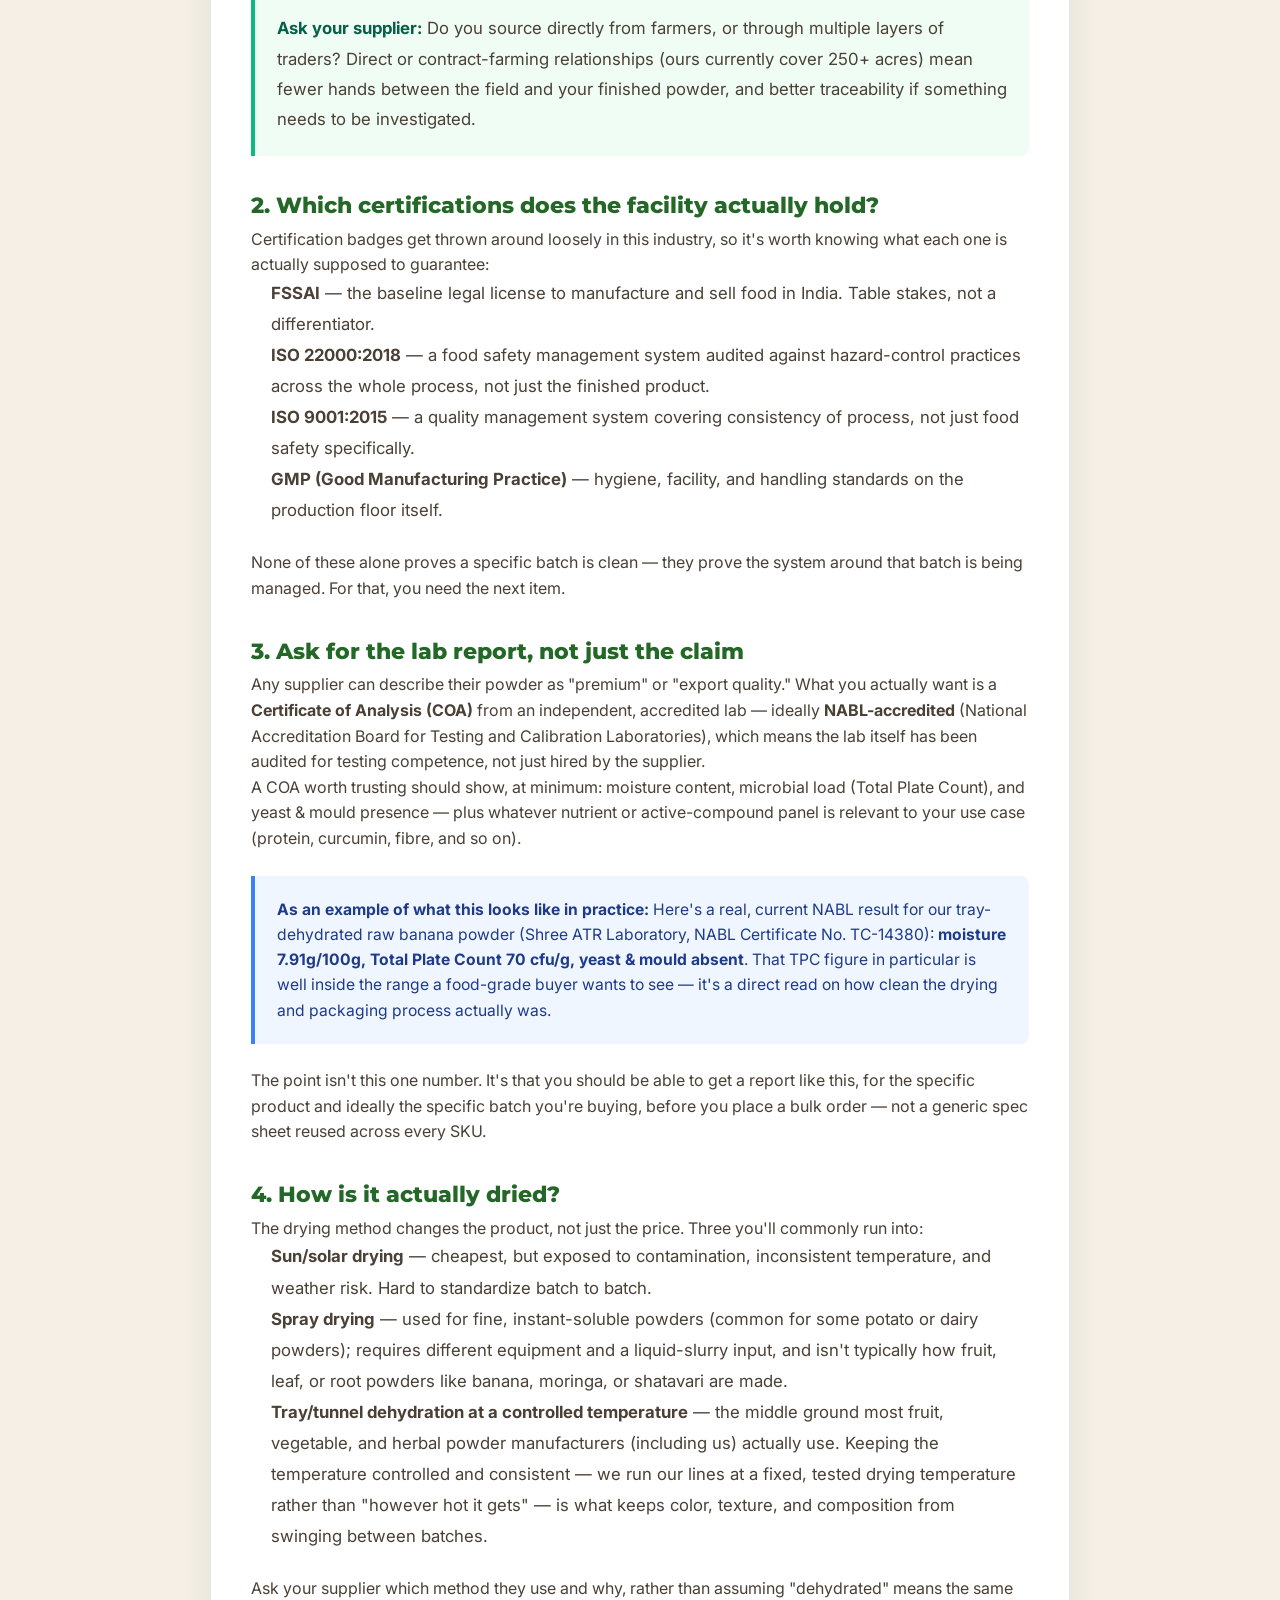
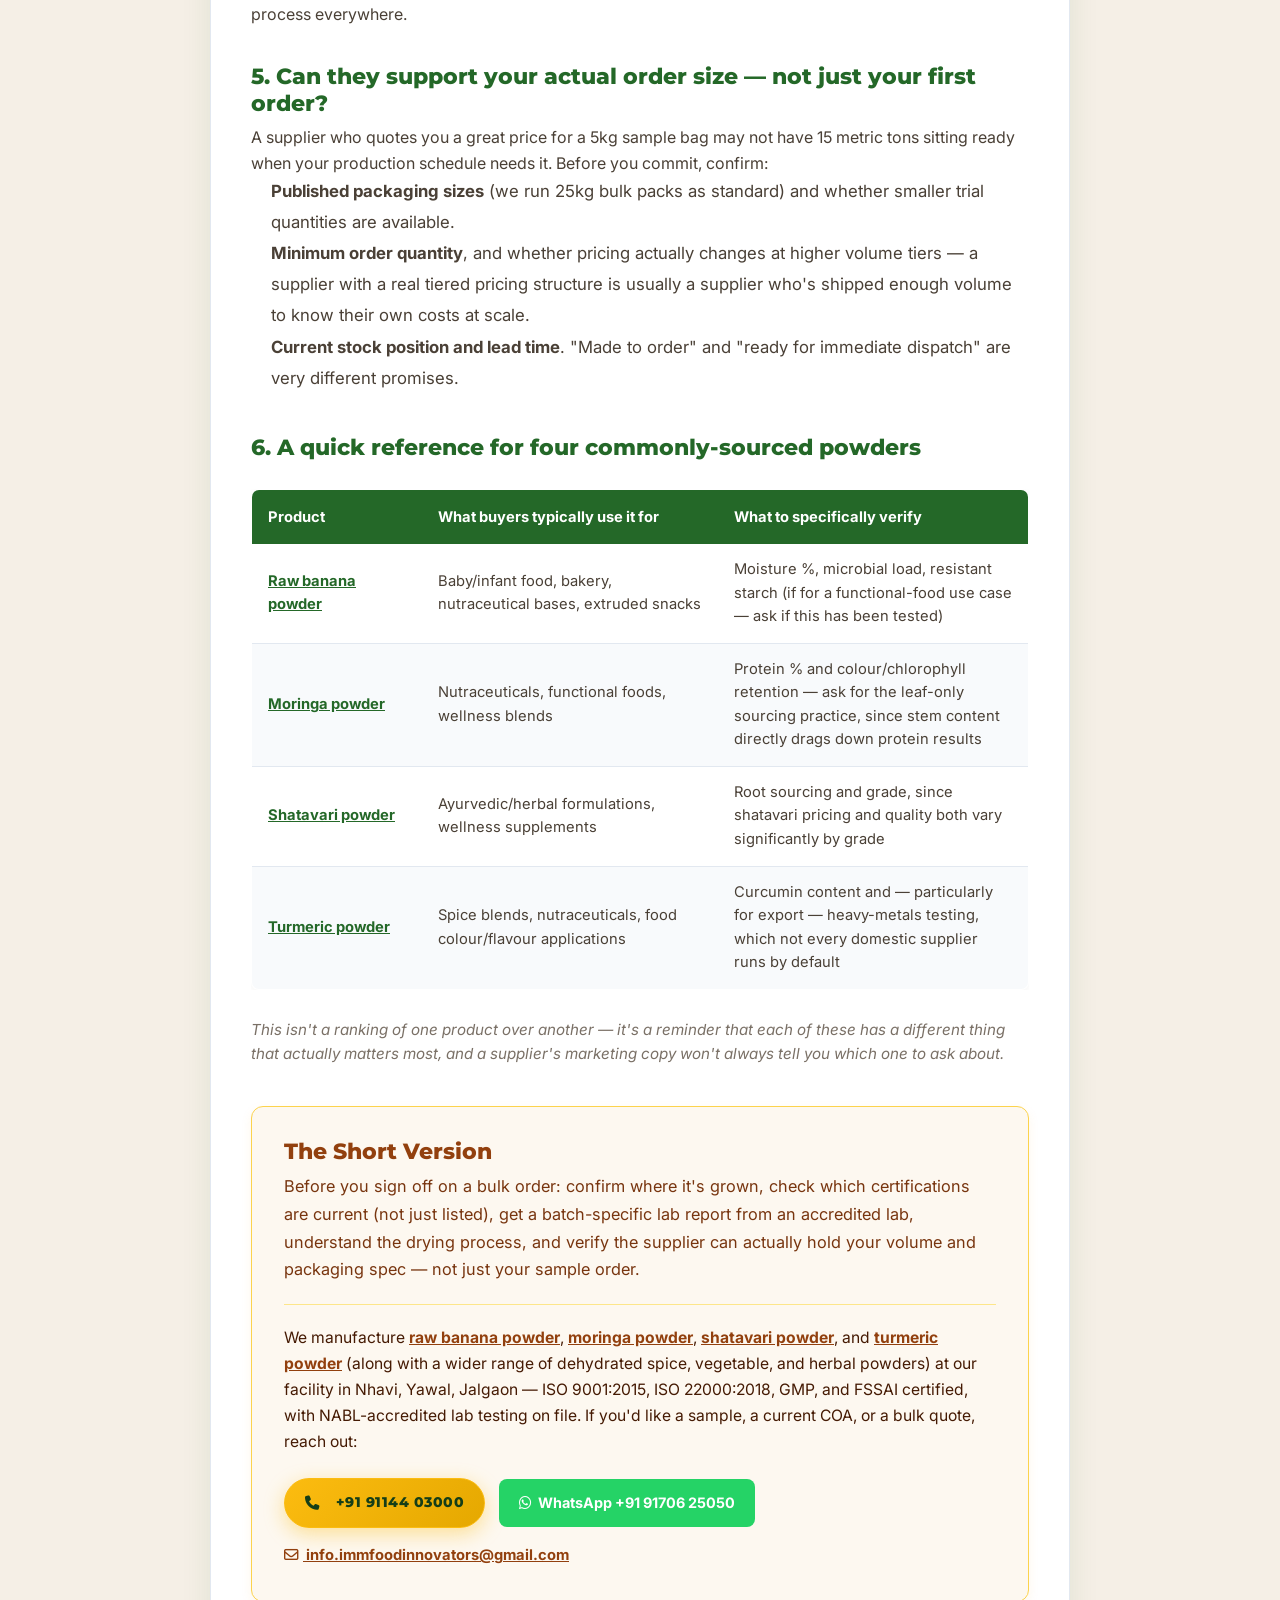
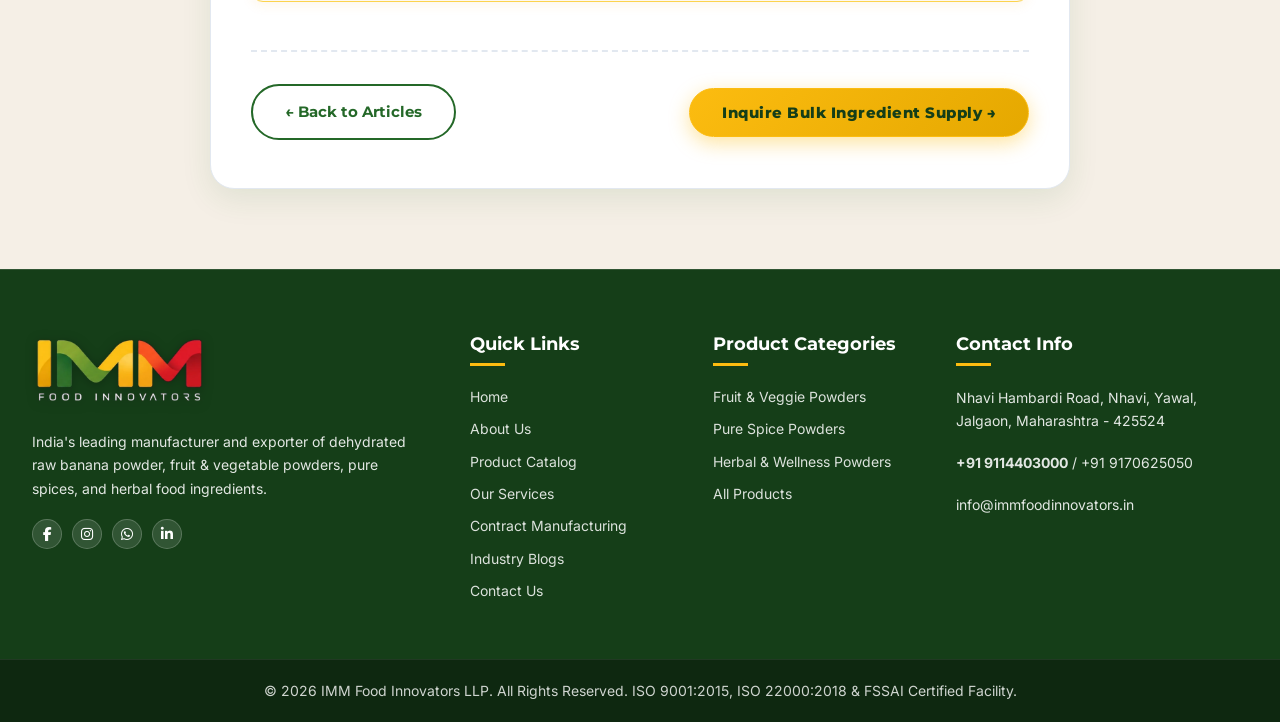
<file: dehydrated-powder-supplier-buyers-guide-india.html>
<!DOCTYPE html>
<html lang="en">

<head>
    <meta charset="UTF-8">
    <meta name="viewport" content="width=device-width, initial-scale=1.0">
    <link rel="icon" href="images/favicon.webp?v=2.0" type="image/png">
    <link rel="icon" href="images/favicon.svg" type="image/svg+xml">
    <link rel="shortcut icon" href="images/favicon.ico">
    <link rel="apple-touch-icon" href="images/IMMLogo_icon.webp">
    <title>Dehydrated Food Powder Sourcing Guide India | IMM</title>
    <meta name="description"
        content="Checklist for sourcing bulk banana, moringa & turmeric powder in India: NABL lab reports, FSSAI compliance & low-temp dehydration.">
    <meta name="keywords"
        content="bulk dehydrated powder supplier India, moringa powder bulk supplier, raw banana powder manufacturer India, shatavari powder supplier, turmeric powder manufacturer FSSAI certified, ISO certified dehydrated powder manufacturer">
    <meta name="author" content="IMM Food Innovators LLP">
    <meta name="robots" content="index, follow, max-snippet:-1, max-image-preview:large, max-video-preview:-1">

    <!-- Geo Location Metadata -->
    <meta name="geo.region" content="IN-MH">
    <meta name="geo.placename" content="Jalgaon">
    <meta name="geo.position" content="21.1643;75.6980">
    <meta name="ICBM" content="21.1643, 75.6980">
    <link rel="canonical" href="https://www.immfoodinnovators.in/dehydrated-powder-supplier-buyers-guide-india.html">

    <!-- Resource Hints -->
    <link rel="preconnect" href="https://cdnjs.cloudflare.com" crossorigin>
    <link rel="dns-prefetch" href="https://cdnjs.cloudflare.com">

    <!-- Font Awesome Icons & Main Styles -->
    <link rel="preload" href="https://cdnjs.cloudflare.com/ajax/libs/font-awesome/6.5.1/css/all.min.css" as="style" onload="this.onload=null;this.rel='stylesheet'">
    <noscript><link rel="stylesheet" href="https://cdnjs.cloudflare.com/ajax/libs/font-awesome/6.5.1/css/all.min.css"></noscript>
    <link rel="stylesheet" href="css/style.css?v=26.0">
    <link rel="stylesheet" href="css/components.css?v=26.0">
    <link rel="stylesheet" href="css/responsive.css?v=26.0">

    <!-- Open Graph / Facebook -->
    <meta property="og:type" content="article">
    <meta property="og:site_name" content="IMM Food Innovators LLP">
    <meta property="og:url" content="https://www.immfoodinnovators.in/dehydrated-powder-supplier-buyers-guide-india.html">
    <meta property="og:title" content="Bulk Dehydrated Powder Supplier India | B2B Buyer Sourcing Guide">
    <meta property="og:description" content="A practical checklist for sourcing bulk banana, moringa, shatavari & turmeric powder in India — certifications, lab reports, and drying process explained.">
    <meta property="og:image" content="https://www.immfoodinnovators.in/images/blog_b2b_dehydrated_powder_checklist.webp">
    <meta property="og:image:alt" content="Bulk Dehydrated Powder Supplier India B2B Buyer Guide">
    <meta property="og:image:width" content="1200">
    <meta property="og:image:height" content="630">

    <!-- Twitter -->
    <meta property="twitter:card" content="summary_large_image">
    <meta property="twitter:url" content="https://www.immfoodinnovators.in/dehydrated-powder-supplier-buyers-guide-india.html">
    <meta property="twitter:title" content="Bulk Dehydrated Powder Supplier India | B2B Buyer Sourcing Guide">
    <meta property="twitter:description" content="A practical checklist for sourcing bulk banana, moringa, shatavari & turmeric powder in India — certifications, lab reports, and drying process explained.">
    <meta property="twitter:image" content="https://www.immfoodinnovators.in/images/blog_b2b_dehydrated_powder_checklist.webp">

    <!-- Schema Markup (JSON-LD) -->
    <script type="application/ld+json">
    [
      {
        "@context": "https://schema.org",
        "@type": "BlogPosting",
        "headline": "Choosing a Bulk Dehydrated Powder Supplier in India: A B2B Buyer's Checklist",
        "description": "A practical checklist for sourcing bulk banana, moringa, shatavari & turmeric powder in India — certifications, lab reports, and drying process explained.",
        "image": "https://www.immfoodinnovators.in/images/blog_b2b_dehydrated_powder_checklist.webp",
        "author": {
          "@type": "Organization",
          "name": "IMM Food Innovators LLP",
          "url": "https://www.immfoodinnovators.in"
        },
        "publisher": {
          "@type": "Organization",
          "name": "IMM Food Innovators LLP",
          "logo": {
            "@type": "ImageObject",
            "url": "https://www.immfoodinnovators.in/images/IMMLogo.webp"
          }
        },
        "datePublished": "2026-09-03",
        "dateModified": "2026-09-03",
        "mainEntityOfPage": {
          "@type": "WebPage",
          "@id": "https://www.immfoodinnovators.in/dehydrated-powder-supplier-buyers-guide-india.html"
        }
      },
      {
        "@context": "https://schema.org",
        "@type": "BreadcrumbList",
        "itemListElement": [
          {
            "@type": "ListItem",
            "position": 1,
            "name": "Home",
            "item": "https://www.immfoodinnovators.in/"
          },
          {
            "@type": "ListItem",
            "position": 2,
            "name": "Blogs",
            "item": "https://www.immfoodinnovators.in/blogs.html"
          },
          {
            "@type": "ListItem",
            "position": 3,
            "name": "Dehydrated Powder Sourcing Guide",
            "item": "https://www.immfoodinnovators.in/dehydrated-powder-supplier-buyers-guide-india.html"
          }
        ]
      }
    ]
    </script>
</head>

<body>
    <div id="scroll-progress"></div>



    <!-- MAIN HEADER -->
    <header id="header">
        <div class="header-container">
            <a href="index.html" class="logo">
                <img src="images/IMMLogo_nav.webp" alt="IMM Food Innovators Logo" class="logo-img" loading="eager" width="1350" height="260">
            </a>
            <nav>
                <ul id="navMenu">
                    <li><a href="index.html" class="nav-link">Home</a></li>
                    <li><a href="index.html#about" class="nav-link">About Us</a></li>
                    <!-- PRODUCTS DROPDOWN MENU -->
                    <li class="nav-item dropdown">
                        <a href="products.html" class="nav-link">Products <span class="dropdown-arrow">▾</span></a>
                        <ul class="dropdown-menu">
                            <li><a href="products.html?category=powder" class="dropdown-item">Fruit & Veggie Powders</a></li>
                            <li><a href="products.html?category=spices" class="dropdown-item">Pure Spices</a></li>
                            <li><a href="products.html?category=herbal" class="dropdown-item">Herbal & Wellness</a></li>
                            <li><a href="products.html" class="dropdown-item">All Products</a></li>
                        </ul>
                    </li>
                    
                    <!-- OUR SERVICES DROPDOWN MENU -->
                    <li class="nav-item dropdown">
                        <a href="services.html" class="nav-link">Our Services <span class="dropdown-arrow">▾</span></a>
                        <ul class="dropdown-menu">
                            <li><a href="services.html#retail-packaging" class="dropdown-item">Retail Packaging Solutions</a></li>
                            <li><a href="services.html#bulk-packaging" class="dropdown-item">Bulk Export Packaging</a></li>
                            <li><a href="services.html#custom-blends" class="dropdown-item">Custom Blend Development</a></li>
                            <li><a href="services.html#contract-mfg" class="dropdown-item">Third-Party Contract Manufacturing</a></li>
                        </ul>
                    </li>

                    <li><a href="blogs.html" class="nav-link active">Blogs</a></li>
                    <li><a href="contact.html" class="nav-link">Contact</a></li>
                </ul>

            </nav>
            <div class="hamburger" id="hamburger">
                <span></span>
                <span></span>
                <span></span>
            </div>
        </div>
    </header>

    <!-- ARTICLE MAIN SECTION -->
    <main style="padding: 2rem 0 5rem 0; background: var(--bg-alt);">
        <div class="container" style="max-width: 900px; margin: 0 auto; padding: 0 1.25rem;">
            <div style="margin-bottom: 1.5rem;">
                <a href="blogs.html" class="btn-secondary" style="padding: 10px 22px; font-size: var(--font-size-sm);">← Back to All Articles</a>
            </div>

            <article style="background: #FFFFFF; border-radius: var(--radius-lg); padding: 3rem 2.5rem; box-shadow: var(--shadow-md); border: 1px solid var(--border-light);">
                <div class="section-badge badge-gold" style="margin-bottom: 0.75rem;">B2B SOURCING & QUALITY</div>
                
                <h1 style="font-size: 2.3rem; line-height: 1.25; color: var(--primary-dark); font-weight: 800; margin-bottom: 0.75rem;">
                    Choosing a Bulk Dehydrated Powder Supplier in India: A B2B Buyer's Checklist
                </h1>
                
                <p style="font-size: 1.1rem; color: var(--accent-gold-dark); font-weight: 600; margin-bottom: 1.25rem;">
                    Banana, moringa, shatavari and turmeric powder — what to check before you commit to a supplier.
                </p>

                <div style="font-size: 0.88rem; color: var(--text-muted); padding-bottom: 1.25rem; border-bottom: 1px solid var(--border-light); margin-bottom: 2rem;">
                    September 3, 2026 • 7 min read • Published by IMM Food Innovators LLP Technical Team
                </div>

                <div style="margin-bottom: 2.5rem; border-radius: 12px; overflow: hidden; max-height: 480px; box-shadow: 0 4px 20px rgba(0,0,0,0.08);">
                    <img src="images/blog_b2b_dehydrated_powder_checklist.webp" alt="Choosing a Bulk Dehydrated Powder Supplier in India" style="width: 100%; height: 100%; object-fit: cover;" loading="lazy" width="1600" height="900">
                </div>

                <div style="color: var(--text-secondary); line-height: 1.8; font-size: 1.05rem;">
                    <p class="lead-text" style="font-size: 1.15rem; line-height: 1.75; color: var(--primary-dark); font-weight: 500; margin-bottom: 1.75rem;">
                        If you're sourcing dehydrated fruit, herbal, or spice powder in bulk — for a food brand, a nutraceutical formulation, a bakery ingredient line, or export — the hardest part usually isn't finding a supplier. A search for <em>"raw banana powder manufacturer"</em> or <em>"moringa powder bulk supplier"</em> turns up dozens of listings. The hard part is telling which of them will still be answering your calls, holding their spec, and passing your quality audit six months into the relationship.
                    </p>

                    <p>Here's a practical checklist, built around what we look for in our own supply chain and what buyers regularly ask us for.</p>

                    <h3 style="margin-top: 2.25rem; color: var(--primary-dark); font-weight: 800; font-size: 1.4rem;">1. Where is it actually grown and processed?</h3>
                    <p>Raw material consistency starts before the dehydration line — it starts in the field. A supplier sitting inside an established growing belt has shorter, more predictable harvest-to-processing windows and a deeper bench of local farmers to draw on when one crop cycle underperforms.</p>
                    <p><strong>Jalgaon district in Maharashtra</strong> — often called India's banana capital — is a useful example. It's not just banana: the wider Khandesh region has a long-standing base of vegetable, spice, and medicinal-herb cultivation alongside it. A processor based there isn't importing raw material across the country before it even reaches the drying line.</p>
                    <div style="background: #F0FDF4; border-left: 4px solid #10B981; padding: 1.35rem; margin: 1.5rem 0; border-radius: 0 8px 8px 0;">
                        <strong style="color: #065F46; font-size: 1.05rem;">Ask your supplier:</strong> Do you source directly from farmers, or through multiple layers of traders? Direct or contract-farming relationships (ours currently cover 250+ acres) mean fewer hands between the field and your finished powder, and better traceability if something needs to be investigated.
                    </div>

                    <h3 style="margin-top: 2.25rem; color: var(--primary-dark); font-weight: 800; font-size: 1.4rem;">2. Which certifications does the facility actually hold?</h3>
                    <p>Certification badges get thrown around loosely in this industry, so it's worth knowing what each one is actually supposed to guarantee:</p>
                    <ul style="line-height: 1.85; margin-bottom: 1.5rem; padding-left: 1.25rem;">
                        <li><strong>FSSAI</strong> — the baseline legal license to manufacture and sell food in India. Table stakes, not a differentiator.</li>
                        <li><strong>ISO 22000:2018</strong> — a food safety management system audited against hazard-control practices across the whole process, not just the finished product.</li>
                        <li><strong>ISO 9001:2015</strong> — a quality management system covering consistency of process, not just food safety specifically.</li>
                        <li><strong>GMP (Good Manufacturing Practice)</strong> — hygiene, facility, and handling standards on the production floor itself.</li>
                    </ul>
                    <p>None of these alone proves a specific batch is clean — they prove the system around that batch is being managed. For that, you need the next item.</p>

                    <h3 style="margin-top: 2.25rem; color: var(--primary-dark); font-weight: 800; font-size: 1.4rem;">3. Ask for the lab report, not just the claim</h3>
                    <p>Any supplier can describe their powder as "premium" or "export quality." What you actually want is a <strong>Certificate of Analysis (COA)</strong> from an independent, accredited lab — ideally <strong>NABL-accredited</strong> (National Accreditation Board for Testing and Calibration Laboratories), which means the lab itself has been audited for testing competence, not just hired by the supplier.</p>
                    <p>A COA worth trusting should show, at minimum: moisture content, microbial load (Total Plate Count), and yeast & mould presence — plus whatever nutrient or active-compound panel is relevant to your use case (protein, curcumin, fibre, and so on).</p>
                    <div style="background: #EFF6FF; border-left: 4px solid #3B82F6; padding: 1.35rem; margin: 1.5rem 0; border-radius: 0 8px 8px 0;">
                        <p style="margin: 0; font-size: 0.98rem; color: #1E3A8A; line-height: 1.6;"><strong>As an example of what this looks like in practice:</strong> Here's a real, current NABL result for our tray-dehydrated raw banana powder (Shree ATR Laboratory, NABL Certificate No. TC-14380): <strong>moisture 7.91g/100g, Total Plate Count 70 cfu/g, yeast & mould absent</strong>. That TPC figure in particular is well inside the range a food-grade buyer wants to see — it's a direct read on how clean the drying and packaging process actually was.</p>
                    </div>
                    <p>The point isn't this one number. It's that you should be able to get a report like this, for the specific product and ideally the specific batch you're buying, before you place a bulk order — not a generic spec sheet reused across every SKU.</p>

                    <h3 style="margin-top: 2.25rem; color: var(--primary-dark); font-weight: 800; font-size: 1.4rem;">4. How is it actually dried?</h3>
                    <p>The drying method changes the product, not just the price. Three you'll commonly run into:</p>
                    <ul style="line-height: 1.85; margin-bottom: 1.5rem; padding-left: 1.25rem;">
                        <li><strong>Sun/solar drying</strong> — cheapest, but exposed to contamination, inconsistent temperature, and weather risk. Hard to standardize batch to batch.</li>
                        <li><strong>Spray drying</strong> — used for fine, instant-soluble powders (common for some potato or dairy powders); requires different equipment and a liquid-slurry input, and isn't typically how fruit, leaf, or root powders like banana, moringa, or shatavari are made.</li>
                        <li><strong>Tray/tunnel dehydration at a controlled temperature</strong> — the middle ground most fruit, vegetable, and herbal powder manufacturers (including us) actually use. Keeping the temperature controlled and consistent — we run our lines at a fixed, tested drying temperature rather than "however hot it gets" — is what keeps color, texture, and composition from swinging between batches.</li>
                    </ul>
                    <p>Ask your supplier which method they use and why, rather than assuming "dehydrated" means the same process everywhere.</p>

                    <h3 style="margin-top: 2.25rem; color: var(--primary-dark); font-weight: 800; font-size: 1.4rem;">5. Can they support your actual order size — not just your first order?</h3>
                    <p>A supplier who quotes you a great price for a 5kg sample bag may not have 15 metric tons sitting ready when your production schedule needs it. Before you commit, confirm:</p>
                    <ul style="line-height: 1.85; margin-bottom: 1.5rem; padding-left: 1.25rem;">
                        <li><strong>Published packaging sizes</strong> (we run 25kg bulk packs as standard) and whether smaller trial quantities are available.</li>
                        <li><strong>Minimum order quantity</strong>, and whether pricing actually changes at higher volume tiers — a supplier with a real tiered pricing structure is usually a supplier who's shipped enough volume to know their own costs at scale.</li>
                        <li><strong>Current stock position and lead time</strong>. "Made to order" and "ready for immediate dispatch" are very different promises.</li>
                    </ul>

                    <h3 style="margin-top: 2.5rem; color: var(--primary-dark); font-weight: 800; font-size: 1.4rem;">6. A quick reference for four commonly-sourced powders</h3>
                    <div style="overflow-x: auto; margin: 1.75rem 0;">
                        <table style="width: 100%; border-collapse: collapse; text-align: left; font-size: 0.92rem; border: 1px solid var(--border-light); border-radius: 8px; overflow: hidden; box-shadow: 0 2px 8px rgba(0,0,0,0.04);">
                            <thead>
                                <tr style="background: var(--primary-dark); color: #FFFFFF;">
                                    <th style="padding: 14px 16px; width: 22%;">Product</th>
                                    <th style="padding: 14px 16px; width: 38%;">What buyers typically use it for</th>
                                    <th style="padding: 14px 16px; width: 40%;">What to specifically verify</th>
                                </tr>
                            </thead>
                            <tbody style="line-height: 1.6; color: var(--text-secondary);">
                                <tr style="border-bottom: 1px solid var(--border-light); background: #FFFFFF;">
                                    <td style="padding: 14px 16px; font-weight: 700;"><a href="products.html?search=banana" style="color: var(--primary-dark); text-decoration: underline;">Raw banana powder</a></td>
                                    <td style="padding: 14px 16px;">Baby/infant food, bakery, nutraceutical bases, extruded snacks</td>
                                    <td style="padding: 14px 16px;">Moisture %, microbial load, resistant starch (if for a functional-food use case — ask if this has been tested)</td>
                                </tr>
                                <tr style="border-bottom: 1px solid var(--border-light); background: #F8FAFC;">
                                    <td style="padding: 14px 16px; font-weight: 700;"><a href="products.html?search=moringa" style="color: var(--primary-dark); text-decoration: underline;">Moringa powder</a></td>
                                    <td style="padding: 14px 16px;">Nutraceuticals, functional foods, wellness blends</td>
                                    <td style="padding: 14px 16px;">Protein % and colour/chlorophyll retention — ask for the leaf-only sourcing practice, since stem content directly drags down protein results</td>
                                </tr>
                                <tr style="border-bottom: 1px solid var(--border-light); background: #FFFFFF;">
                                    <td style="padding: 14px 16px; font-weight: 700;"><a href="products.html?search=shatavari" style="color: var(--primary-dark); text-decoration: underline;">Shatavari powder</a></td>
                                    <td style="padding: 14px 16px;">Ayurvedic/herbal formulations, wellness supplements</td>
                                    <td style="padding: 14px 16px;">Root sourcing and grade, since shatavari pricing and quality both vary significantly by grade</td>
                                </tr>
                                <tr style="border-bottom: 1px solid var(--border-light); background: #F8FAFC;">
                                    <td style="padding: 14px 16px; font-weight: 700;"><a href="products.html?search=turmeric" style="color: var(--primary-dark); text-decoration: underline;">Turmeric powder</a></td>
                                    <td style="padding: 14px 16px;">Spice blends, nutraceuticals, food colour/flavour applications</td>
                                    <td style="padding: 14px 16px;">Curcumin content and — particularly for export — heavy-metals testing, which not every domestic supplier runs by default</td>
                                </tr>
                            </tbody>
                        </table>
                    </div>
                    <p style="font-size: 0.95rem; color: var(--text-muted); font-style: italic; margin-bottom: 2rem;">This isn't a ranking of one product over another — it's a reminder that each of these has a different thing that actually matters most, and a supplier's marketing copy won't always tell you which one to ask about.</p>

                    <div style="background: #FDF8F0; border: 1px solid #FCD34D; border-radius: 12px; padding: 2rem; margin: 2.5rem 0; box-shadow: 0 4px 12px rgba(245, 158, 11, 0.08);">
                        <h3 style="margin-top: 0; color: #92400E; font-size: 1.35rem; font-weight: 800;">The Short Version</h3>
                        <p style="color: #78350F; line-height: 1.7; margin-bottom: 1.25rem; font-size: 1.02rem;">
                            Before you sign off on a bulk order: confirm where it's grown, check which certifications are current (not just listed), get a batch-specific lab report from an accredited lab, understand the drying process, and verify the supplier can actually hold your volume and packaging spec — not just your sample order.
                        </p>
                        <hr style="border: 0; border-top: 1px solid #FDE68A; margin: 1.25rem 0;">
                        <p style="color: #451A03; font-size: 0.98rem; line-height: 1.65; margin-bottom: 1.5rem;">
                            We manufacture <a href="products.html?search=banana" style="color: #92400E; font-weight: 700; text-decoration: underline;">raw banana powder</a>, <a href="products.html?search=moringa" style="color: #92400E; font-weight: 700; text-decoration: underline;">moringa powder</a>, <a href="products.html?search=shatavari" style="color: #92400E; font-weight: 700; text-decoration: underline;">shatavari powder</a>, and <a href="products.html?search=turmeric" style="color: #92400E; font-weight: 700; text-decoration: underline;">turmeric powder</a> (along with a wider range of dehydrated spice, vegetable, and herbal powders) at our facility in Nhavi, Yawal, Jalgaon — ISO 9001:2015, ISO 22000:2018, GMP, and FSSAI certified, with NABL-accredited lab testing on file. If you'd like a sample, a current COA, or a bulk quote, reach out:
                        </p>
                        <div style="display: flex; flex-wrap: wrap; gap: 14px; align-items: center;">
                            <a href="tel:+919114403000" class="btn-primary" style="padding: 11px 20px; font-size: 0.9rem; text-decoration: none;"><i class="fa-solid fa-phone" style="margin-right: 6px;"></i> +91 91144 03000</a>
                            <a href="https://wa.me/919170625050" target="_blank" rel="noopener noreferrer" style="padding: 11px 20px; font-size: 0.9rem; background: #25D366; color: white; border-radius: var(--radius-sm); font-weight: 700; text-decoration: none; display: inline-flex; align-items: center;"><i class="fa-brands fa-whatsapp" style="margin-right: 6px;"></i> WhatsApp +91 91706 25050</a>
                            <a href="mailto:info.immfoodinnovators@gmail.com" style="color: #92400E; font-weight: 700; text-decoration: underline; font-size: 0.92rem;"><i class="fa-regular fa-envelope" style="margin-right: 4px;"></i> info.immfoodinnovators@gmail.com</a>
                        </div>
                    </div>
                </div>

                <div style="margin-top: 3rem; padding-top: 2rem; border-top: 2px dashed var(--border-light); display: flex; flex-wrap: wrap; gap: 1rem; align-items: center; justify-content: space-between;">
                    <a href="blogs.html" class="btn-secondary">← Back to Articles</a>
                    <button class="btn-primary" onclick="openQuoteModal('Dehydrated Raw Banana Powder')">Inquire Bulk Ingredient Supply →</button>
                </div>
            </article>
        </div>
    </main>

    <!-- FOOTER -->
    <footer>
        <div class="footer-grid">
            <div class="footer-col">
                <div class="footer-logo">
                    <a href="index.html" aria-label="IMM Food Innovators Home">
                        <img src="images/IMMLogo_footer.webp" alt="IMM Food Innovators Logo" class="footer-logo-img" loading="lazy" width="1015" height="442">
                    </a>
                </div>
                <p>India's leading manufacturer and exporter of dehydrated raw banana powder, fruit & vegetable powders, pure spices, and herbal food ingredients.</p>
                <div class="top-bar-social" style="justify-content: flex-start; margin-top: 1rem;">
                    <a href="https://www.facebook.com/profile.php?id=61581102029221" target="_blank" rel="noopener noreferrer" title="Facebook" aria-label="Facebook" class="social-facebook"><i class="fa-brands fa-facebook-f"></i></a>
                    <a href="https://www.instagram.com/imm_food_innovators" target="_blank" rel="noopener noreferrer" title="Instagram" aria-label="Instagram" class="social-instagram"><i class="fa-brands fa-instagram"></i></a>
                    <a href="https://wa.me/919114403000" target="_blank" rel="noopener noreferrer" title="WhatsApp" aria-label="WhatsApp" class="social-whatsapp"><i class="fa-brands fa-whatsapp"></i></a>
                    <a href="https://www.linkedin.com/company/138713943/admin/page-posts/published/" target="_blank" rel="noopener noreferrer" title="LinkedIn" aria-label="LinkedIn" class="social-linkedin"><i class="fa-brands fa-linkedin-in"></i></a>
                </div>
            </div>

            <div class="footer-col">
                <h4>Quick Links</h4>
                <div class="footer-links">
                    <a href="index.html">Home</a>
                    <a href="index.html#about">About Us</a>
                    <a href="products.html">Product Catalog</a>
                    <a href="services.html">Our Services</a>
                    <a href="services.html#contract-mfg">Contract Manufacturing</a>
                    <a href="blogs.html">Industry Blogs</a>
                    <a href="contact.html">Contact Us</a>
                </div>
            </div>

            <div class="footer-col">
                <h4>Product Categories</h4>
                <div class="footer-links">
                    <a href="products.html?category=powder">Fruit & Veggie Powders</a>
                    <a href="products.html?category=spices">Pure Spice Powders</a>
                    <a href="products.html?category=herbal">Herbal & Wellness Powders</a>
                    <a href="products.html">All Products</a>
                </div>
            </div>

            <div class="footer-col">
                <h4>Contact Info</h4>
                <p>Nhavi Hambardi Road, Nhavi, Yawal, Jalgaon, Maharashtra - 425524</p>
                <p><a href="tel:+919114403000" style="color:inherit; font-weight: 700;">+91 9114403000</a> / <a href="tel:+919170625050" style="color:inherit;">+91 9170625050</a></p>
                <p><a href="mailto:info@immfoodinnovators.in" style="color:inherit;">info@immfoodinnovators.in</a></p>
            </div>
        </div>

        <div class="footer-bottom">
            <p>© 2026 IMM Food Innovators LLP. All Rights Reserved. ISO 9001:2015, ISO 22000:2018 & FSSAI Certified Facility.</p>
        </div>
    </footer>

    <!-- MODAL FOR BULK QUOTE -->
    <div class="modal-overlay" id="modalOverlay">
        <div class="modal-container">
            <button class="modal-close" id="modalClose">✕</button>
            <div id="modalBody"></div>
        </div>
    </div>

    <script src="data/company.js"></script>
    <script src="data/products.js"></script>
    <script src="data/blogs.js"></script>
    <script src="js/main.js?v=26.0"></script>
    <script src="js/products.js"></script>
    <script src="js/blogs.js"></script>
<a href="https://wa.me/919114403000?text=Hi%20IMM%20Food%20Innovators%2C%20I%20am%20interested%20in%20bulk%20purchasing%2Fexport%20specifications"
   target="_blank" rel="noopener noreferrer" aria-label="Chat with Export Sales on WhatsApp"
   style="position:fixed;bottom:25px;right:25px;z-index:9999;background:#25D366;color:#FFFFFF;
          width:56px;height:56px;border-radius:50%;display:flex;align-items:center;justify-content:center;
          font-size:30px;box-shadow:0 4px 16px rgba(37,211,102,0.4);text-decoration:none;">
  <i class="fa-brands fa-whatsapp"></i>
</a>
</body>

</html>
</file>
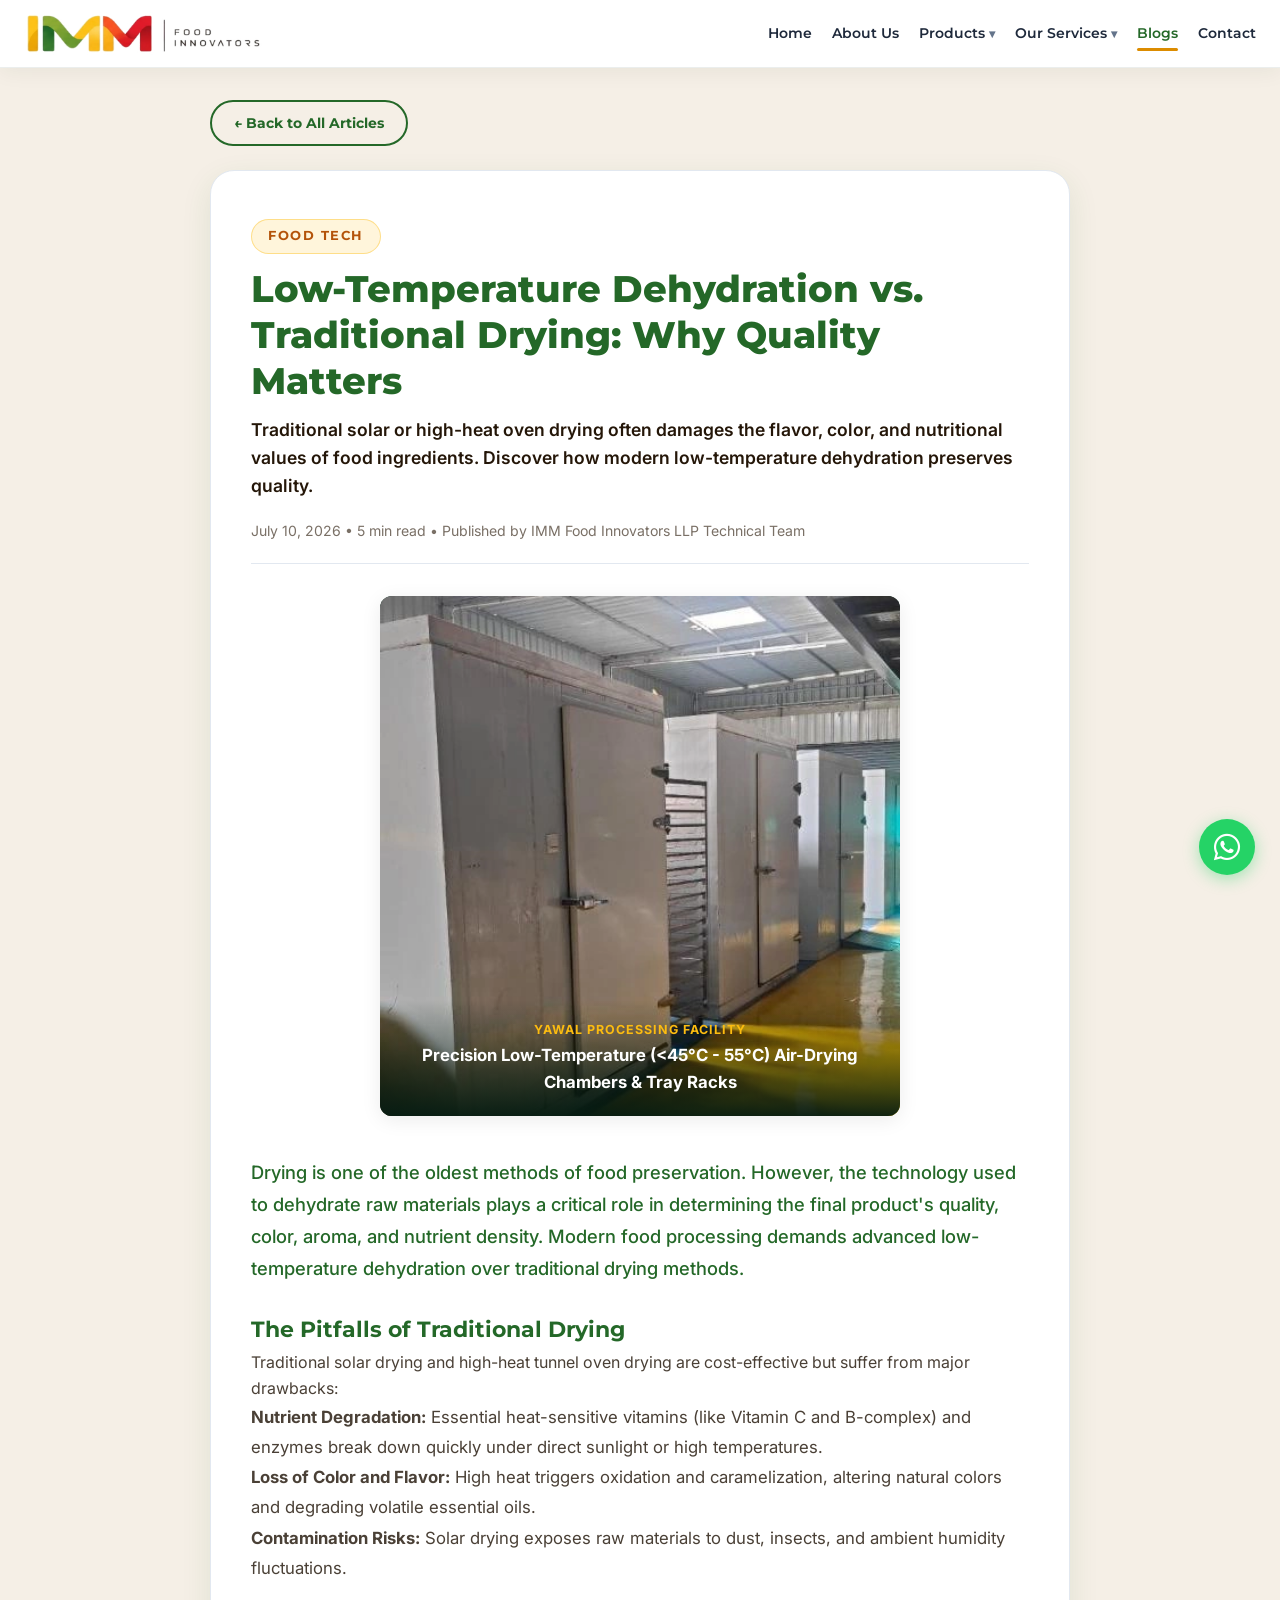
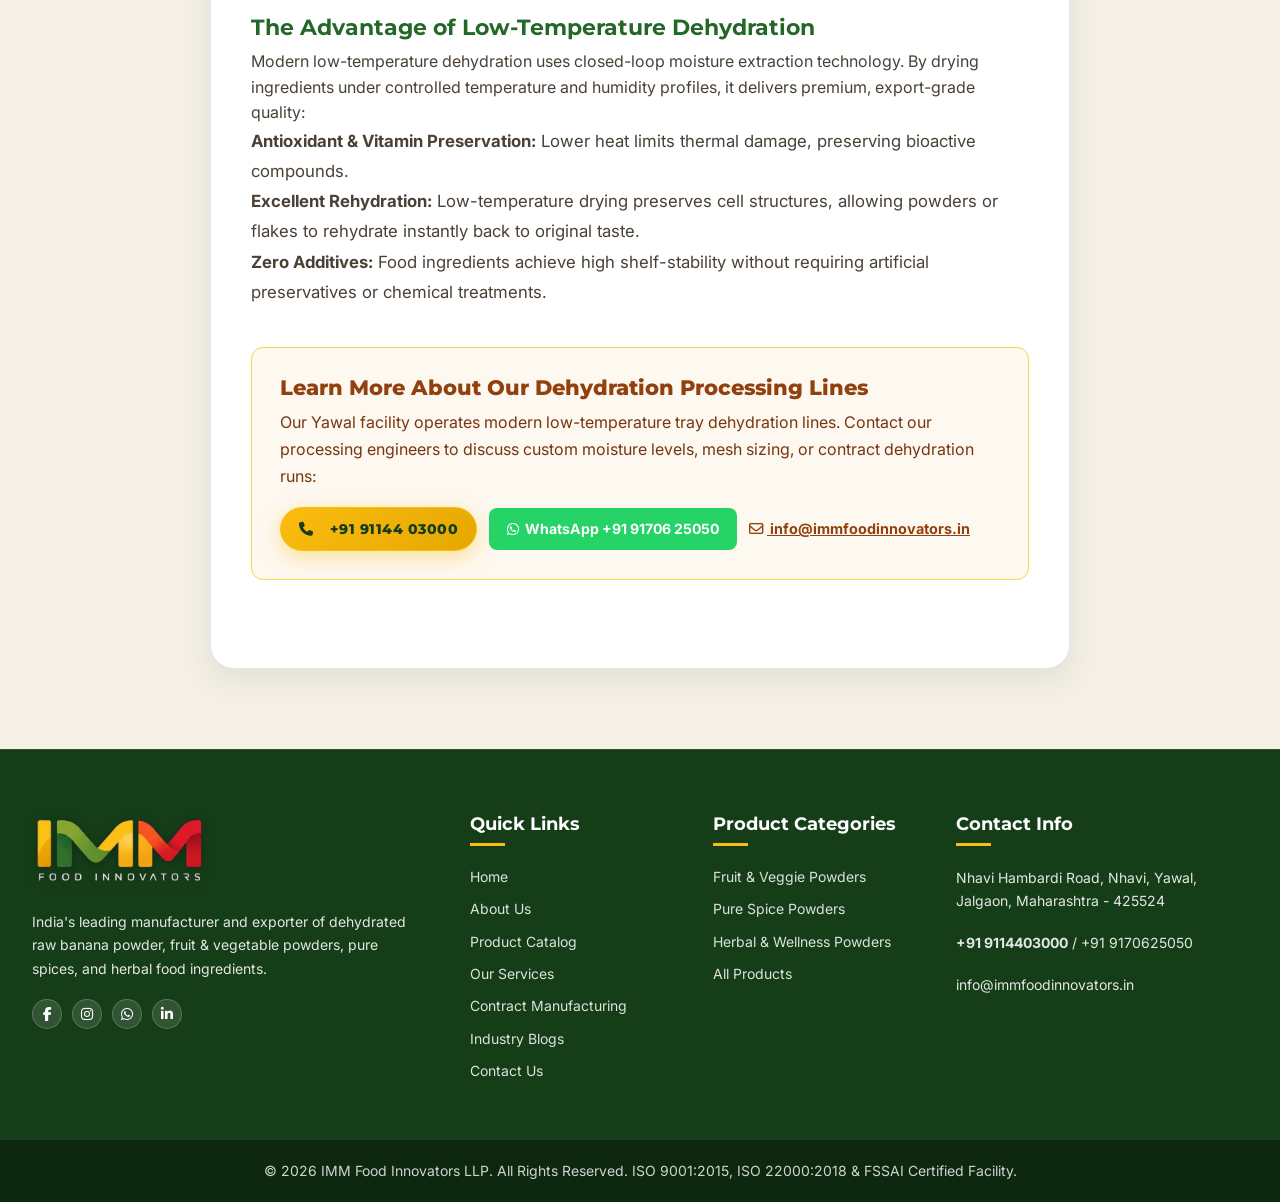
<file: low-temperature-dehydration-technology.html>
<!DOCTYPE html>
<html lang="en">

<head>
    <meta charset="UTF-8">
    <meta name="viewport" content="width=device-width, initial-scale=1.0">
    <link rel="icon" href="images/favicon.webp?v=2.0" type="image/png">
    <link rel="icon" href="images/favicon.svg" type="image/svg+xml">
    <link rel="shortcut icon" href="images/favicon.ico">
    <link rel="apple-touch-icon" href="images/IMMLogo_icon.webp">
    <title>Low-Temperature Dehydration Technology vs Solar Drying | IMM</title>
    <meta name="description"
        content="Learn why low-temperature dehydration preserves nutrients, natural color, flavor, and shelf-stability compared to traditional sun or oven drying methods.">
    <meta name="keywords"
        content="low temperature dehydration technology, food drying technology comparison, preserving nutrients in dehydrated powder, tray dehydration food processing, low heat raw banana powder drying Jalgaon">
    <meta name="author" content="IMM Food Innovators LLP">
    <meta name="robots" content="index, follow, max-snippet:-1, max-image-preview:large, max-video-preview:-1">

    <!-- Geo Location Metadata -->
    <meta name="geo.region" content="IN-MH">
    <meta name="geo.placename" content="Jalgaon">
    <meta name="geo.position" content="21.1643;75.6980">
    <meta name="ICBM" content="21.1643, 75.6980">
    <link rel="canonical" href="https://www.immfoodinnovators.in/low-temperature-dehydration-technology.html">

    <!-- Resource Hints -->
    <link rel="preconnect" href="https://cdnjs.cloudflare.com" crossorigin>
    <link rel="dns-prefetch" href="https://cdnjs.cloudflare.com">

    <!-- Font Awesome Icons & Main Styles -->
    <link rel="preload" href="https://cdnjs.cloudflare.com/ajax/libs/font-awesome/6.5.1/css/all.min.css" as="style" onload="this.onload=null;this.rel='stylesheet'">
    <noscript><link rel="stylesheet" href="https://cdnjs.cloudflare.com/ajax/libs/font-awesome/6.5.1/css/all.min.css"></noscript>
    <link rel="stylesheet" href="css/style.css?v=26.0">
    <link rel="stylesheet" href="css/components.css?v=26.0">
    <link rel="stylesheet" href="css/responsive.css?v=26.0">

    <!-- Open Graph / Facebook -->
    <meta property="og:type" content="article">
    <meta property="og:site_name" content="IMM Food Innovators LLP">
    <meta property="og:url" content="https://www.immfoodinnovators.in/low-temperature-dehydration-technology.html">
    <meta property="og:title" content="Low-Temperature Dehydration vs. Traditional Drying: Why Quality Matters">
    <meta property="og:description" content="Learn why low-temperature dehydration preserves nutrients, natural color, flavor, and shelf-stability compared to traditional sun or oven drying methods.">
    <meta property="og:image" content="https://www.immfoodinnovators.in/images/factory.webp">
    <meta property="og:image:alt" content="IMM Modern Processing Plant Jalgaon">
    <meta property="og:image:width" content="1200">
    <meta property="og:image:height" content="630">

    <!-- Twitter -->
    <meta property="twitter:card" content="summary_large_image">
    <meta property="twitter:url" content="https://www.immfoodinnovators.in/low-temperature-dehydration-technology.html">
    <meta property="twitter:title" content="Low-Temperature Dehydration vs. Traditional Drying: Why Quality Matters">
    <meta property="twitter:description" content="Learn why low-temperature dehydration preserves nutrients, natural color, flavor, and shelf-stability compared to traditional drying.">
    <meta property="twitter:image" content="https://www.immfoodinnovators.in/images/factory.webp">

    <!-- Schema Markup (JSON-LD) -->
    <script type="application/ld+json">
    [
      {
        "@context": "https://schema.org",
        "@type": "BlogPosting",
        "headline": "Low-Temperature Dehydration vs. Traditional Drying: Why Quality Matters",
        "description": "Traditional solar or high-heat oven drying often damages the flavor, color, and nutritional values of food ingredients. Discover how modern low-temperature dehydration preserves quality.",
        "image": "https://www.immfoodinnovators.in/images/factory.webp",
        "author": {
          "@type": "Organization",
          "name": "IMM Food Innovators LLP",
          "url": "https://www.immfoodinnovators.in"
        },
        "publisher": {
          "@type": "Organization",
          "name": "IMM Food Innovators LLP",
          "logo": {
            "@type": "ImageObject",
            "url": "https://www.immfoodinnovators.in/images/IMMLogo.webp"
          }
        },
        "datePublished": "2026-07-10",
        "dateModified": "2026-07-10",
        "mainEntityOfPage": {
          "@type": "WebPage",
          "@id": "https://www.immfoodinnovators.in/low-temperature-dehydration-technology.html"
        }
      },
      {
        "@context": "https://schema.org",
        "@type": "BreadcrumbList",
        "itemListElement": [
          {
            "@type": "ListItem",
            "position": 1,
            "name": "Home",
            "item": "https://www.immfoodinnovators.in/"
          },
          {
            "@type": "ListItem",
            "position": 2,
            "name": "Blogs",
            "item": "https://www.immfoodinnovators.in/blogs.html"
          },
          {
            "@type": "ListItem",
            "position": 3,
            "name": "Low-Temperature Dehydration Technology",
            "item": "https://www.immfoodinnovators.in/low-temperature-dehydration-technology.html"
          }
        ]
      }
    ]
    </script>
</head>

<body>
    <div id="scroll-progress"></div>



    <!-- MAIN HEADER -->
    <header id="header">
        <div class="header-container">
            <a href="index.html" class="logo">
                <img src="images/IMMLogo_nav.webp" alt="IMM Food Innovators Logo" class="logo-img" loading="eager" width="1350" height="260">
            </a>
            <nav>
                <ul id="navMenu">
                    <li><a href="index.html" class="nav-link">Home</a></li>
                    <li><a href="index.html#about" class="nav-link">About Us</a></li>
                    <li class="nav-item dropdown">
                        <a href="products.html" class="nav-link">Products <span class="dropdown-arrow">▾</span></a>
                        <ul class="dropdown-menu">
                            <li><a href="products.html?category=powder" class="dropdown-item">Fruit & Veggie Powders</a></li>
                            <li><a href="products.html?category=spices" class="dropdown-item">Pure Spices</a></li>
                            <li><a href="products.html?category=herbal" class="dropdown-item">Herbal & Wellness</a></li>
                            <li><a href="products.html" class="dropdown-item">All Products</a></li>
                        </ul>
                    </li>
                    <li class="nav-item dropdown">
                        <a href="services.html" class="nav-link">Our Services <span class="dropdown-arrow">▾</span></a>
                        <ul class="dropdown-menu">
                            <li><a href="services.html#retail-packaging" class="dropdown-item">Retail Packaging Solutions</a></li>
                            <li><a href="services.html#bulk-packaging" class="dropdown-item">Bulk Export Packaging</a></li>
                            <li><a href="services.html#custom-blends" class="dropdown-item">Custom Blend Development</a></li>
                            <li><a href="services.html#contract-mfg" class="dropdown-item">Third-Party Contract Manufacturing</a></li>
                        </ul>
                    </li>
                    <li><a href="blogs.html" class="nav-link active">Blogs</a></li>
                    <li><a href="contact.html" class="nav-link">Contact</a></li>
                </ul>

            </nav>
            <div class="hamburger" id="hamburger">
                <span></span>
                <span></span>
                <span></span>
            </div>
        </div>
    </header>

    <!-- ARTICLE MAIN SECTION -->
    <main style="padding: 2rem 0 5rem 0; background: var(--bg-alt);">
        <div class="container" style="max-width: 900px; margin: 0 auto; padding: 0 1.25rem;">
            <div style="margin-bottom: 1.5rem;">
                <a href="blogs.html" class="btn-secondary" style="padding: 10px 22px; font-size: var(--font-size-sm);">← Back to All Articles</a>
            </div>

            <article style="background: #FFFFFF; border-radius: var(--radius-lg); padding: 3rem 2.5rem; box-shadow: var(--shadow-md); border: 1px solid var(--border-light);">
                <div class="section-badge badge-gold" style="margin-bottom: 0.75rem;">FOOD TECH</div>
                
                <h1 style="font-size: 2.3rem; line-height: 1.25; color: var(--primary-dark); font-weight: 800; margin-bottom: 0.75rem;">
                    Low-Temperature Dehydration vs. Traditional Drying: Why Quality Matters
                </h1>
                
                <p style="font-size: 1.1rem; color: var(--accent-gold-dark); font-weight: 600; margin-bottom: 1.25rem;">
                    Traditional solar or high-heat oven drying often damages the flavor, color, and nutritional values of food ingredients. Discover how modern low-temperature dehydration preserves quality.
                </p>

                <div style="font-size: 0.88rem; color: var(--text-muted); padding-bottom: 1.25rem; border-bottom: 1px solid var(--border-light); margin-bottom: 2rem;">
                    July 10, 2026 • 5 min read • Published by IMM Food Innovators LLP Technical Team
                </div>

                <div style="margin-bottom: 2.5rem; border-radius: 12px; overflow: hidden; box-shadow: 0 4px 20px rgba(0,0,0,0.08); background: #0A2E1D; position: relative; max-width: 520px; margin-left: auto; margin-right: auto;">
                    <img src="images/dehydration_chambers_yawal.webp" alt="IMM Food Innovators Precision Low-Temperature Air Dehydration Chambers in Yawal, Jalgaon" style="width: 100%; aspect-ratio: 1 / 1; object-fit: cover; display: block;" loading="lazy" width="457" height="457">
                    <div style="position: absolute; bottom: 0; left: 0; right: 0; background: linear-gradient(180deg, transparent 0%, rgba(5,28,18,0.95) 100%); padding: 1.25rem 1.5rem; color: #FFFFFF; text-align: center;">
                        <div style="color: var(--accent-gold); font-size: 0.78rem; font-weight: 700; text-transform: uppercase; letter-spacing: 1px; margin-bottom: 2px;">YAWAL PROCESSING FACILITY</div>
                        <div style="font-size: 1.05rem; font-weight: 700; color: #FFFFFF;">Precision Low-Temperature (&lt;45°C - 55°C) Air-Drying Chambers & Tray Racks</div>
                    </div>
                </div>

                <div style="color: var(--text-secondary); line-height: 1.8; font-size: 1.05rem;">
                    <p class="lead-text" style="font-size: 1.15rem; line-height: 1.75; color: var(--primary-dark); font-weight: 500; margin-bottom: 1.75rem;">
                        Drying is one of the oldest methods of food preservation. However, the technology used to dehydrate raw materials plays a critical role in determining the final product's quality, color, aroma, and nutrient density. Modern food processing demands advanced low-temperature dehydration over traditional drying methods.
                    </p>

                    <h3 style="margin-top: 2rem; color: var(--primary-dark); font-weight: 700;">The Pitfalls of Traditional Drying</h3>
                    <p>Traditional solar drying and high-heat tunnel oven drying are cost-effective but suffer from major drawbacks:</p>
                    <ul style="line-height: 1.8; margin-bottom: 1.5rem;">
                        <li><strong>Nutrient Degradation:</strong> Essential heat-sensitive vitamins (like Vitamin C and B-complex) and enzymes break down quickly under direct sunlight or high temperatures.</li>
                        <li><strong>Loss of Color and Flavor:</strong> High heat triggers oxidation and caramelization, altering natural colors and degrading volatile essential oils.</li>
                        <li><strong>Contamination Risks:</strong> Solar drying exposes raw materials to dust, insects, and ambient humidity fluctuations.</li>
                    </ul>

                    <h3 style="margin-top: 2rem; color: var(--primary-dark); font-weight: 700;">The Advantage of Low-Temperature Dehydration</h3>
                    <p>Modern low-temperature dehydration uses closed-loop moisture extraction technology. By drying ingredients under controlled temperature and humidity profiles, it delivers premium, export-grade quality:</p>
                    <ul style="line-height: 1.8; margin-bottom: 1.5rem;">
                        <li><strong>Antioxidant & Vitamin Preservation:</strong> Lower heat limits thermal damage, preserving bioactive compounds.</li>
                        <li><strong>Excellent Rehydration:</strong> Low-temperature drying preserves cell structures, allowing powders or flakes to rehydrate instantly back to original taste.</li>
                        <li><strong>Zero Additives:</strong> Food ingredients achieve high shelf-stability without requiring artificial preservatives or chemical treatments.</li>
                    </ul>
                </div>

                <div style="background: #FDF8F0; border: 1px solid #FCD34D; border-radius: 12px; padding: 1.75rem; margin: 2.5rem 0;">
                    <h3 style="margin-top: 0; color: #92400E; font-size: 1.3rem; font-weight: 800;">Learn More About Our Dehydration Processing Lines</h3>
                    <p style="color: #78350F; line-height: 1.7; margin-bottom: 1rem; font-size: 1rem;">
                        Our Yawal facility operates modern low-temperature tray dehydration lines. Contact our processing engineers to discuss custom moisture levels, mesh sizing, or contract dehydration runs:
                    </p>
                    <div style="display: flex; flex-wrap: wrap; gap: 12px; align-items: center;">
                        <a href="tel:+919114403000" class="btn-primary" style="padding: 10px 18px; font-size: 0.88rem; text-decoration: none;"><i class="fa-solid fa-phone" style="margin-right: 6px;"></i> +91 91144 03000</a>
                        <a href="https://wa.me/919170625050" target="_blank" rel="noopener noreferrer" style="padding: 10px 18px; font-size: 0.88rem; background: #25D366; color: white; border-radius: var(--radius-sm); font-weight: 700; text-decoration: none; display: inline-flex; align-items: center;"><i class="fa-brands fa-whatsapp" style="margin-right: 6px;"></i> WhatsApp +91 91706 25050</a>
                        <a href="mailto:info@immfoodinnovators.in" style="color: #92400E; font-weight: 700; text-decoration: underline; font-size: 0.9rem;"><i class="fa-regular fa-envelope" style="margin-right: 4px;"></i> info@immfoodinnovators.in</a>
                    </div>
                </div>
            </article>
        </div>
    </main>

    <!-- FOOTER -->
    <footer>
        <div class="footer-grid">
            <div class="footer-col">
                <div class="footer-logo">
                    <a href="index.html" aria-label="IMM Food Innovators Home">
                        <img src="images/IMMLogo_footer.webp" alt="IMM Food Innovators Logo" class="footer-logo-img" loading="lazy" width="1015" height="442">
                    </a>
                </div>
                <p>India's leading manufacturer and exporter of dehydrated raw banana powder, fruit & vegetable powders, pure spices, and herbal food ingredients.</p>
                <div class="top-bar-social" style="justify-content: flex-start; margin-top: 1rem;">
                    <a href="https://www.facebook.com/profile.php?id=61581102029221" target="_blank" rel="noopener noreferrer" title="Facebook" aria-label="Facebook" class="social-facebook"><i class="fa-brands fa-facebook-f"></i></a>
                    <a href="https://www.instagram.com/imm_food_innovators" target="_blank" rel="noopener noreferrer" title="Instagram" aria-label="Instagram" class="social-instagram"><i class="fa-brands fa-instagram"></i></a>
                    <a href="https://wa.me/919114403000" target="_blank" rel="noopener noreferrer" title="WhatsApp" aria-label="WhatsApp" class="social-whatsapp"><i class="fa-brands fa-whatsapp"></i></a>
                    <a href="https://www.linkedin.com/company/138713943/admin/page-posts/published/" target="_blank" rel="noopener noreferrer" title="LinkedIn" aria-label="LinkedIn" class="social-linkedin"><i class="fa-brands fa-linkedin-in"></i></a>
                </div>
            </div>

            <div class="footer-col">
                <h4>Quick Links</h4>
                <div class="footer-links">
                    <a href="index.html">Home</a>
                    <a href="index.html#about">About Us</a>
                    <a href="products.html">Product Catalog</a>
                    <a href="services.html">Our Services</a>
                    <a href="services.html#contract-mfg">Contract Manufacturing</a>
                    <a href="blogs.html">Industry Blogs</a>
                    <a href="contact.html">Contact Us</a>
                </div>
            </div>

            <div class="footer-col">
                <h4>Product Categories</h4>
                <div class="footer-links">
                    <a href="products.html?category=powder">Fruit & Veggie Powders</a>
                    <a href="products.html?category=spices">Pure Spice Powders</a>
                    <a href="products.html?category=herbal">Herbal & Wellness Powders</a>
                    <a href="products.html">All Products</a>
                </div>
            </div>

            <div class="footer-col">
                <h4>Contact Info</h4>
                <p>Nhavi Hambardi Road, Nhavi, Yawal, Jalgaon, Maharashtra - 425524</p>
                <p><a href="tel:+919114403000" style="color:inherit; font-weight: 700;">+91 9114403000</a> / <a href="tel:+919170625050" style="color:inherit;">+91 9170625050</a></p>
                <p><a href="mailto:info@immfoodinnovators.in" style="color:inherit;">info@immfoodinnovators.in</a></p>
            </div>
        </div>

        <div class="footer-bottom">
            <p>© 2026 IMM Food Innovators LLP. All Rights Reserved. ISO 9001:2015, ISO 22000:2018 & FSSAI Certified Facility.</p>
        </div>
    </footer>

    <!-- MODAL FOR BLOG READER & CERTIFICATES -->
    <div class="modal-overlay" id="modalOverlay">
        <div class="modal-container">
            <button class="modal-close" id="modalClose" aria-label="Close modal">✕</button>
            <div id="modalBody"></div>
        </div>
    </div>

    <script src="js/main.js?v=26.0"></script>
<a href="https://wa.me/919114403000?text=Hi%20IMM%20Food%20Innovators%2C%20I%20am%20interested%20in%20bulk%20purchasing%2Fexport%20specifications"
   target="_blank" rel="noopener noreferrer" aria-label="Chat with Export Sales on WhatsApp"
   style="position:fixed;bottom:25px;right:25px;z-index:9999;background:#25D366;color:#FFFFFF;
          width:56px;height:56px;border-radius:50%;display:flex;align-items:center;justify-content:center;
          font-size:30px;box-shadow:0 4px 16px rgba(37,211,102,0.4);text-decoration:none;">
  <i class="fa-brands fa-whatsapp"></i>
</a>
</body>

</html>
</file>
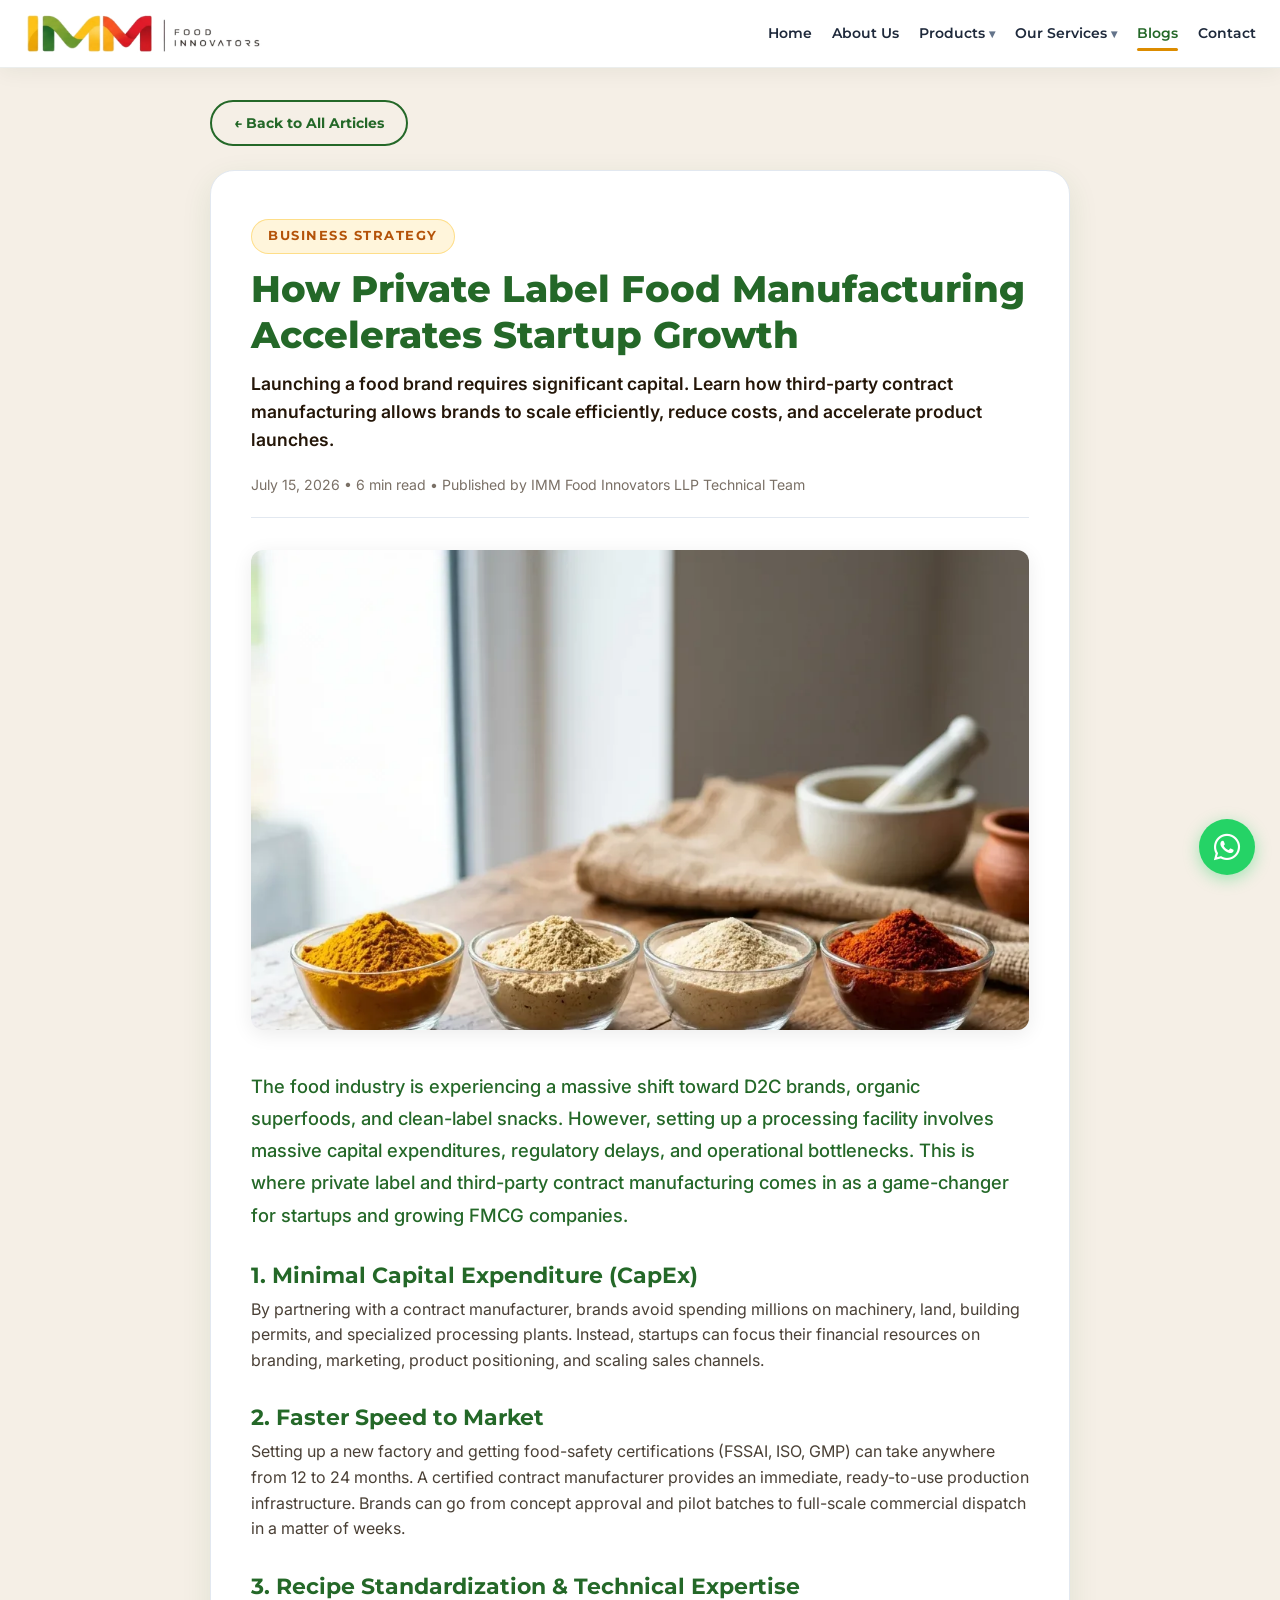
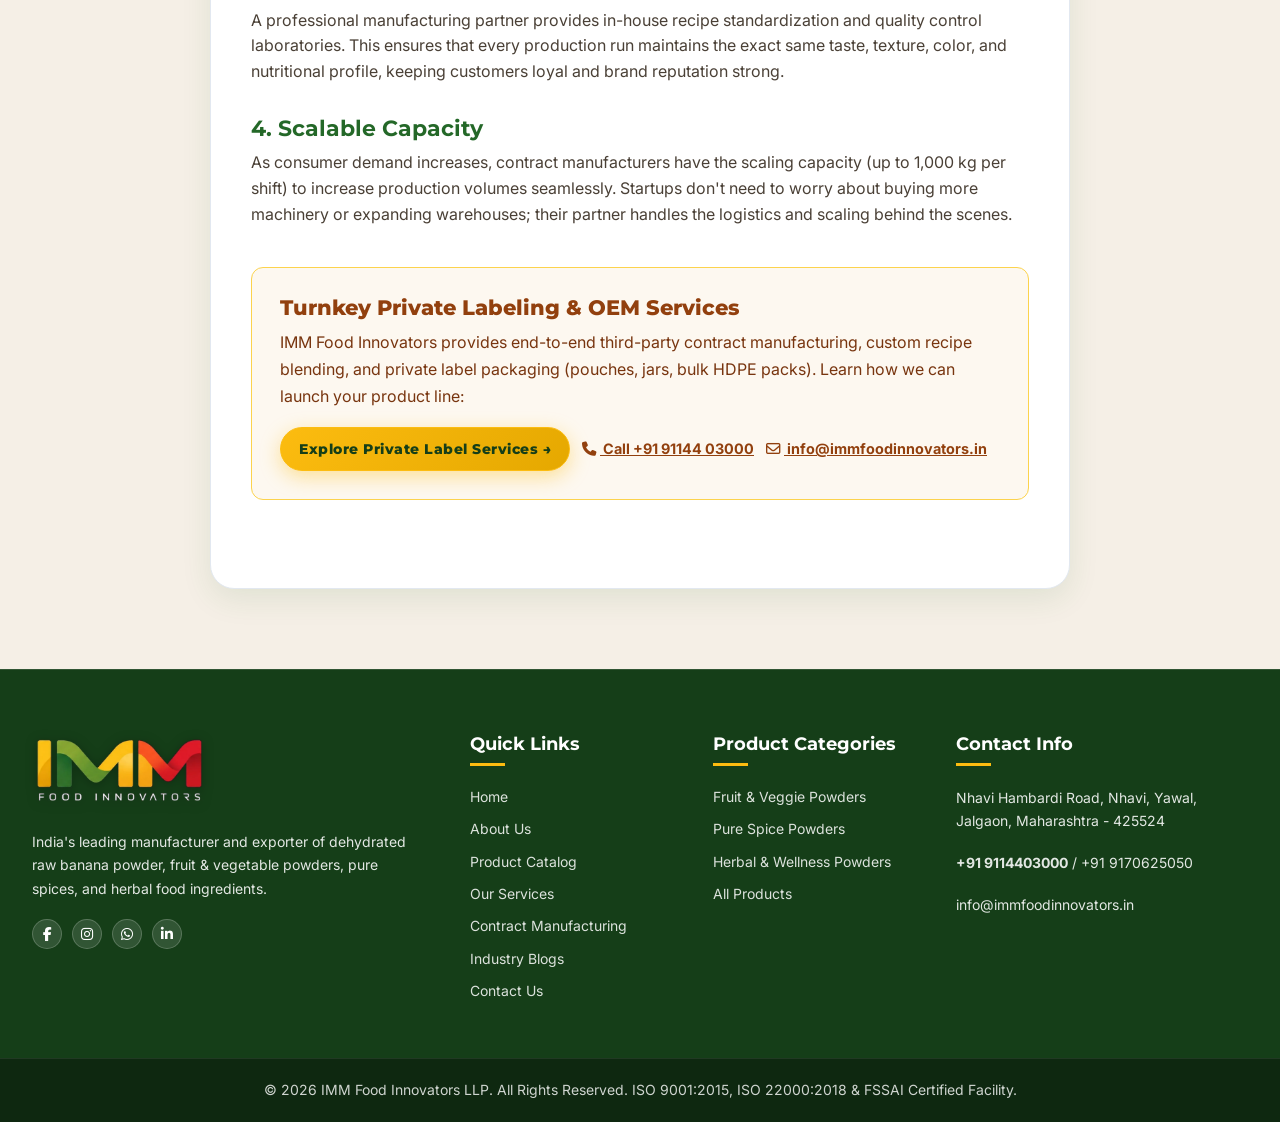
<file: private-label-food-manufacturing-guide.html>
<!DOCTYPE html>
<html lang="en">

<head>
    <meta charset="UTF-8">
    <meta name="viewport" content="width=device-width, initial-scale=1.0">
    <link rel="icon" href="images/favicon.webp?v=2.0" type="image/png">
    <link rel="icon" href="images/favicon.svg" type="image/svg+xml">
    <link rel="shortcut icon" href="images/favicon.ico">
    <link rel="apple-touch-icon" href="images/IMMLogo_icon.webp">
    <title>Private Label Food Manufacturing Guide for Startups | IMM</title>
    <meta name="description"
        content="Discover how third-party contract food manufacturing helps food startups reduce CapEx, speed up market launch, and scale retail & export products seamlessly.">
    <meta name="keywords"
        content="private label food manufacturing guide, third party contract manufacturing food, food startup CapEx reduction, custom spice packaging contract, private label food products Jalgaon">
    <meta name="author" content="IMM Food Innovators LLP">
    <meta name="robots" content="index, follow, max-snippet:-1, max-image-preview:large, max-video-preview:-1">

    <!-- Geo Location Metadata -->
    <meta name="geo.region" content="IN-MH">
    <meta name="geo.placename" content="Jalgaon">
    <meta name="geo.position" content="21.1643;75.6980">
    <meta name="ICBM" content="21.1643, 75.6980">
    <link rel="canonical" href="https://www.immfoodinnovators.in/private-label-food-manufacturing-guide.html">

    <!-- Resource Hints -->
    <link rel="preconnect" href="https://cdnjs.cloudflare.com" crossorigin>
    <link rel="dns-prefetch" href="https://cdnjs.cloudflare.com">

    <!-- Font Awesome Icons & Main Styles -->
    <link rel="preload" href="https://cdnjs.cloudflare.com/ajax/libs/font-awesome/6.5.1/css/all.min.css" as="style" onload="this.onload=null;this.rel='stylesheet'">
    <noscript><link rel="stylesheet" href="https://cdnjs.cloudflare.com/ajax/libs/font-awesome/6.5.1/css/all.min.css"></noscript>
    <link rel="stylesheet" href="css/style.css?v=26.0">
    <link rel="stylesheet" href="css/components.css?v=26.0">
    <link rel="stylesheet" href="css/responsive.css?v=26.0">

    <!-- Open Graph / Facebook -->
    <meta property="og:type" content="article">
    <meta property="og:site_name" content="IMM Food Innovators LLP">
    <meta property="og:url" content="https://www.immfoodinnovators.in/private-label-food-manufacturing-guide.html">
    <meta property="og:title" content="How Private Label Food Manufacturing Accelerates Startup Growth">
    <meta property="og:description" content="Discover how third-party contract food manufacturing helps food startups reduce CapEx, speed up market launch, and scale retail & export products seamlessly.">
    <meta property="og:image" content="https://www.immfoodinnovators.in/images/blog_spice_processing.webp">
    <meta property="og:image:alt" content="Private Label Food Processing & Packaging">
    <meta property="og:image:width" content="1200">
    <meta property="og:image:height" content="630">

    <!-- Twitter -->
    <meta property="twitter:card" content="summary_large_image">
    <meta property="twitter:url" content="https://www.immfoodinnovators.in/private-label-food-manufacturing-guide.html">
    <meta property="twitter:title" content="How Private Label Food Manufacturing Accelerates Startup Growth">
    <meta property="twitter:description" content="Discover how third-party contract food manufacturing helps food startups reduce CapEx and speed up market launch.">
    <meta property="twitter:image" content="https://www.immfoodinnovators.in/images/blog_spice_processing.webp">

    <!-- Schema Markup (JSON-LD) -->
    <script type="application/ld+json">
    [
      {
        "@context": "https://schema.org",
        "@type": "BlogPosting",
        "headline": "How Private Label Food Manufacturing Accelerates Startup Growth",
        "description": "Launching a food brand requires significant capital. Learn how third-party contract manufacturing allows brands to scale efficiently, reduce costs, and accelerate product launches.",
        "image": "https://www.immfoodinnovators.in/images/blog_spice_processing.webp",
        "author": {
          "@type": "Organization",
          "name": "IMM Food Innovators LLP",
          "url": "https://www.immfoodinnovators.in"
        },
        "publisher": {
          "@type": "Organization",
          "name": "IMM Food Innovators LLP",
          "logo": {
            "@type": "ImageObject",
            "url": "https://www.immfoodinnovators.in/images/IMMLogo.webp"
          }
        },
        "datePublished": "2026-07-15",
        "dateModified": "2026-07-15",
        "mainEntityOfPage": {
          "@type": "WebPage",
          "@id": "https://www.immfoodinnovators.in/private-label-food-manufacturing-guide.html"
        }
      },
      {
        "@context": "https://schema.org",
        "@type": "BreadcrumbList",
        "itemListElement": [
          {
            "@type": "ListItem",
            "position": 1,
            "name": "Home",
            "item": "https://www.immfoodinnovators.in/"
          },
          {
            "@type": "ListItem",
            "position": 2,
            "name": "Blogs",
            "item": "https://www.immfoodinnovators.in/blogs.html"
          },
          {
            "@type": "ListItem",
            "position": 3,
            "name": "Private Label Food Manufacturing Guide",
            "item": "https://www.immfoodinnovators.in/private-label-food-manufacturing-guide.html"
          }
        ]
      }
    ]
    </script>
</head>

<body>
    <div id="scroll-progress"></div>



    <!-- MAIN HEADER -->
    <header id="header">
        <div class="header-container">
            <a href="index.html" class="logo">
                <img src="images/IMMLogo_nav.webp" alt="IMM Food Innovators Logo" class="logo-img" loading="eager" width="1350" height="260">
            </a>
            <nav>
                <ul id="navMenu">
                    <li><a href="index.html" class="nav-link">Home</a></li>
                    <li><a href="index.html#about" class="nav-link">About Us</a></li>
                    <li class="nav-item dropdown">
                        <a href="products.html" class="nav-link">Products <span class="dropdown-arrow">▾</span></a>
                        <ul class="dropdown-menu">
                            <li><a href="products.html?category=powder" class="dropdown-item">Fruit & Veggie Powders</a></li>
                            <li><a href="products.html?category=spices" class="dropdown-item">Pure Spices</a></li>
                            <li><a href="products.html?category=herbal" class="dropdown-item">Herbal & Wellness</a></li>
                            <li><a href="products.html" class="dropdown-item">All Products</a></li>
                        </ul>
                    </li>
                    <li class="nav-item dropdown">
                        <a href="services.html" class="nav-link">Our Services <span class="dropdown-arrow">▾</span></a>
                        <ul class="dropdown-menu">
                            <li><a href="services.html#retail-packaging" class="dropdown-item">Retail Packaging Solutions</a></li>
                            <li><a href="services.html#bulk-packaging" class="dropdown-item">Bulk Export Packaging</a></li>
                            <li><a href="services.html#custom-blends" class="dropdown-item">Custom Blend Development</a></li>
                            <li><a href="services.html#contract-mfg" class="dropdown-item">Third-Party Contract Manufacturing</a></li>
                        </ul>
                    </li>
                    <li><a href="blogs.html" class="nav-link active">Blogs</a></li>
                    <li><a href="contact.html" class="nav-link">Contact</a></li>
                </ul>

            </nav>
            <div class="hamburger" id="hamburger">
                <span></span>
                <span></span>
                <span></span>
            </div>
        </div>
    </header>

    <!-- ARTICLE MAIN SECTION -->
    <main style="padding: 2rem 0 5rem 0; background: var(--bg-alt);">
        <div class="container" style="max-width: 900px; margin: 0 auto; padding: 0 1.25rem;">
            <div style="margin-bottom: 1.5rem;">
                <a href="blogs.html" class="btn-secondary" style="padding: 10px 22px; font-size: var(--font-size-sm);">← Back to All Articles</a>
            </div>

            <article style="background: #FFFFFF; border-radius: var(--radius-lg); padding: 3rem 2.5rem; box-shadow: var(--shadow-md); border: 1px solid var(--border-light);">
                <div class="section-badge badge-gold" style="margin-bottom: 0.75rem;">BUSINESS STRATEGY</div>
                
                <h1 style="font-size: 2.3rem; line-height: 1.25; color: var(--primary-dark); font-weight: 800; margin-bottom: 0.75rem;">
                    How Private Label Food Manufacturing Accelerates Startup Growth
                </h1>
                
                <p style="font-size: 1.1rem; color: var(--accent-gold-dark); font-weight: 600; margin-bottom: 1.25rem;">
                    Launching a food brand requires significant capital. Learn how third-party contract manufacturing allows brands to scale efficiently, reduce costs, and accelerate product launches.
                </p>

                <div style="font-size: 0.88rem; color: var(--text-muted); padding-bottom: 1.25rem; border-bottom: 1px solid var(--border-light); margin-bottom: 2rem;">
                    July 15, 2026 • 6 min read • Published by IMM Food Innovators LLP Technical Team
                </div>

                <div style="margin-bottom: 2.5rem; border-radius: 12px; overflow: hidden; max-height: 480px; box-shadow: 0 4px 20px rgba(0,0,0,0.08);">
                    <img src="images/blog_spice_processing.webp" alt="How Private Label Food Manufacturing Accelerates Startup Growth" style="width: 100%; height: 100%; object-fit: cover;" loading="lazy" width="1024" height="1024">
                </div>

                <div style="color: var(--text-secondary); line-height: 1.8; font-size: 1.05rem;">
                    <p class="lead-text" style="font-size: 1.15rem; line-height: 1.75; color: var(--primary-dark); font-weight: 500; margin-bottom: 1.75rem;">
                        The food industry is experiencing a massive shift toward D2C brands, organic superfoods, and clean-label snacks. However, setting up a processing facility involves massive capital expenditures, regulatory delays, and operational bottlenecks. This is where private label and third-party contract manufacturing comes in as a game-changer for startups and growing FMCG companies.
                    </p>

                    <h3 style="margin-top: 2rem; color: var(--primary-dark); font-weight: 700;">1. Minimal Capital Expenditure (CapEx)</h3>
                    <p>By partnering with a contract manufacturer, brands avoid spending millions on machinery, land, building permits, and specialized processing plants. Instead, startups can focus their financial resources on branding, marketing, product positioning, and scaling sales channels.</p>

                    <h3 style="margin-top: 2rem; color: var(--primary-dark); font-weight: 700;">2. Faster Speed to Market</h3>
                    <p>Setting up a new factory and getting food-safety certifications (FSSAI, ISO, GMP) can take anywhere from 12 to 24 months. A certified contract manufacturer provides an immediate, ready-to-use production infrastructure. Brands can go from concept approval and pilot batches to full-scale commercial dispatch in a matter of weeks.</p>

                    <h3 style="margin-top: 2rem; color: var(--primary-dark); font-weight: 700;">3. Recipe Standardization & Technical Expertise</h3>
                    <p>A professional manufacturing partner provides in-house recipe standardization and quality control laboratories. This ensures that every production run maintains the exact same taste, texture, color, and nutritional profile, keeping customers loyal and brand reputation strong.</p>

                    <h3 style="margin-top: 2rem; color: var(--primary-dark); font-weight: 700;">4. Scalable Capacity</h3>
                    <p>As consumer demand increases, contract manufacturers have the scaling capacity (up to 1,000 kg per shift) to increase production volumes seamlessly. Startups don't need to worry about buying more machinery or expanding warehouses; their partner handles the logistics and scaling behind the scenes.</p>
                </div>

                <div style="background: #FDF8F0; border: 1px solid #FCD34D; border-radius: 12px; padding: 1.75rem; margin: 2.5rem 0;">
                    <h3 style="margin-top: 0; color: #92400E; font-size: 1.3rem; font-weight: 800;">Turnkey Private Labeling & OEM Services</h3>
                    <p style="color: #78350F; line-height: 1.7; margin-bottom: 1rem; font-size: 1rem;">
                        IMM Food Innovators provides end-to-end third-party contract manufacturing, custom recipe blending, and private label packaging (pouches, jars, bulk HDPE packs). Learn how we can launch your product line:
                    </p>
                    <div style="display: flex; flex-wrap: wrap; gap: 12px; align-items: center;">
                        <a href="services.html" class="btn-primary" style="padding: 10px 18px; font-size: 0.88rem; text-decoration: none;">Explore Private Label Services →</a>
                        <a href="tel:+919114403000" style="color: #92400E; font-weight: 700; text-decoration: underline; font-size: 0.9rem;"><i class="fa-solid fa-phone" style="margin-right: 4px;"></i> Call +91 91144 03000</a>
                        <a href="mailto:info@immfoodinnovators.in" style="color: #92400E; font-weight: 700; text-decoration: underline; font-size: 0.9rem;"><i class="fa-regular fa-envelope" style="margin-right: 4px;"></i> info@immfoodinnovators.in</a>
                    </div>
                </div>
            </article>
        </div>
    </main>

    <!-- FOOTER -->
    <footer>
        <div class="footer-grid">
            <div class="footer-col">
                <div class="footer-logo">
                    <a href="index.html" aria-label="IMM Food Innovators Home">
                        <img src="images/IMMLogo_footer.webp" alt="IMM Food Innovators Logo" class="footer-logo-img" loading="lazy" width="1015" height="442">
                    </a>
                </div>
                <p>India's leading manufacturer and exporter of dehydrated raw banana powder, fruit & vegetable powders, pure spices, and herbal food ingredients.</p>
                <div class="top-bar-social" style="justify-content: flex-start; margin-top: 1rem;">
                    <a href="https://www.facebook.com/profile.php?id=61581102029221" target="_blank" rel="noopener noreferrer" title="Facebook" aria-label="Facebook" class="social-facebook"><i class="fa-brands fa-facebook-f"></i></a>
                    <a href="https://www.instagram.com/imm_food_innovators" target="_blank" rel="noopener noreferrer" title="Instagram" aria-label="Instagram" class="social-instagram"><i class="fa-brands fa-instagram"></i></a>
                    <a href="https://wa.me/919114403000" target="_blank" rel="noopener noreferrer" title="WhatsApp" aria-label="WhatsApp" class="social-whatsapp"><i class="fa-brands fa-whatsapp"></i></a>
                    <a href="https://www.linkedin.com/company/138713943/admin/page-posts/published/" target="_blank" rel="noopener noreferrer" title="LinkedIn" aria-label="LinkedIn" class="social-linkedin"><i class="fa-brands fa-linkedin-in"></i></a>
                </div>
            </div>

            <div class="footer-col">
                <h4>Quick Links</h4>
                <div class="footer-links">
                    <a href="index.html">Home</a>
                    <a href="index.html#about">About Us</a>
                    <a href="products.html">Product Catalog</a>
                    <a href="services.html">Our Services</a>
                    <a href="services.html#contract-mfg">Contract Manufacturing</a>
                    <a href="blogs.html">Industry Blogs</a>
                    <a href="contact.html">Contact Us</a>
                </div>
            </div>

            <div class="footer-col">
                <h4>Product Categories</h4>
                <div class="footer-links">
                    <a href="products.html?category=powder">Fruit & Veggie Powders</a>
                    <a href="products.html?category=spices">Pure Spice Powders</a>
                    <a href="products.html?category=herbal">Herbal & Wellness Powders</a>
                    <a href="products.html">All Products</a>
                </div>
            </div>

            <div class="footer-col">
                <h4>Contact Info</h4>
                <p>Nhavi Hambardi Road, Nhavi, Yawal, Jalgaon, Maharashtra - 425524</p>
                <p><a href="tel:+919114403000" style="color:inherit; font-weight: 700;">+91 9114403000</a> / <a href="tel:+919170625050" style="color:inherit;">+91 9170625050</a></p>
                <p><a href="mailto:info@immfoodinnovators.in" style="color:inherit;">info@immfoodinnovators.in</a></p>
            </div>
        </div>

        <div class="footer-bottom">
            <p>© 2026 IMM Food Innovators LLP. All Rights Reserved. ISO 9001:2015, ISO 22000:2018 & FSSAI Certified Facility.</p>
        </div>
    </footer>

    <!-- MODAL FOR BLOG READER & CERTIFICATES -->
    <div class="modal-overlay" id="modalOverlay">
        <div class="modal-container">
            <button class="modal-close" id="modalClose" aria-label="Close modal">✕</button>
            <div id="modalBody"></div>
        </div>
    </div>

    <script src="js/main.js?v=26.0"></script>
<a href="https://wa.me/919114403000?text=Hi%20IMM%20Food%20Innovators%2C%20I%20am%20interested%20in%20bulk%20purchasing%2Fexport%20specifications"
   target="_blank" rel="noopener noreferrer" aria-label="Chat with Export Sales on WhatsApp"
   style="position:fixed;bottom:25px;right:25px;z-index:9999;background:#25D366;color:#FFFFFF;
          width:56px;height:56px;border-radius:50%;display:flex;align-items:center;justify-content:center;
          font-size:30px;box-shadow:0 4px 16px rgba(37,211,102,0.4);text-decoration:none;">
  <i class="fa-brands fa-whatsapp"></i>
</a>
</body>

</html>
</file>
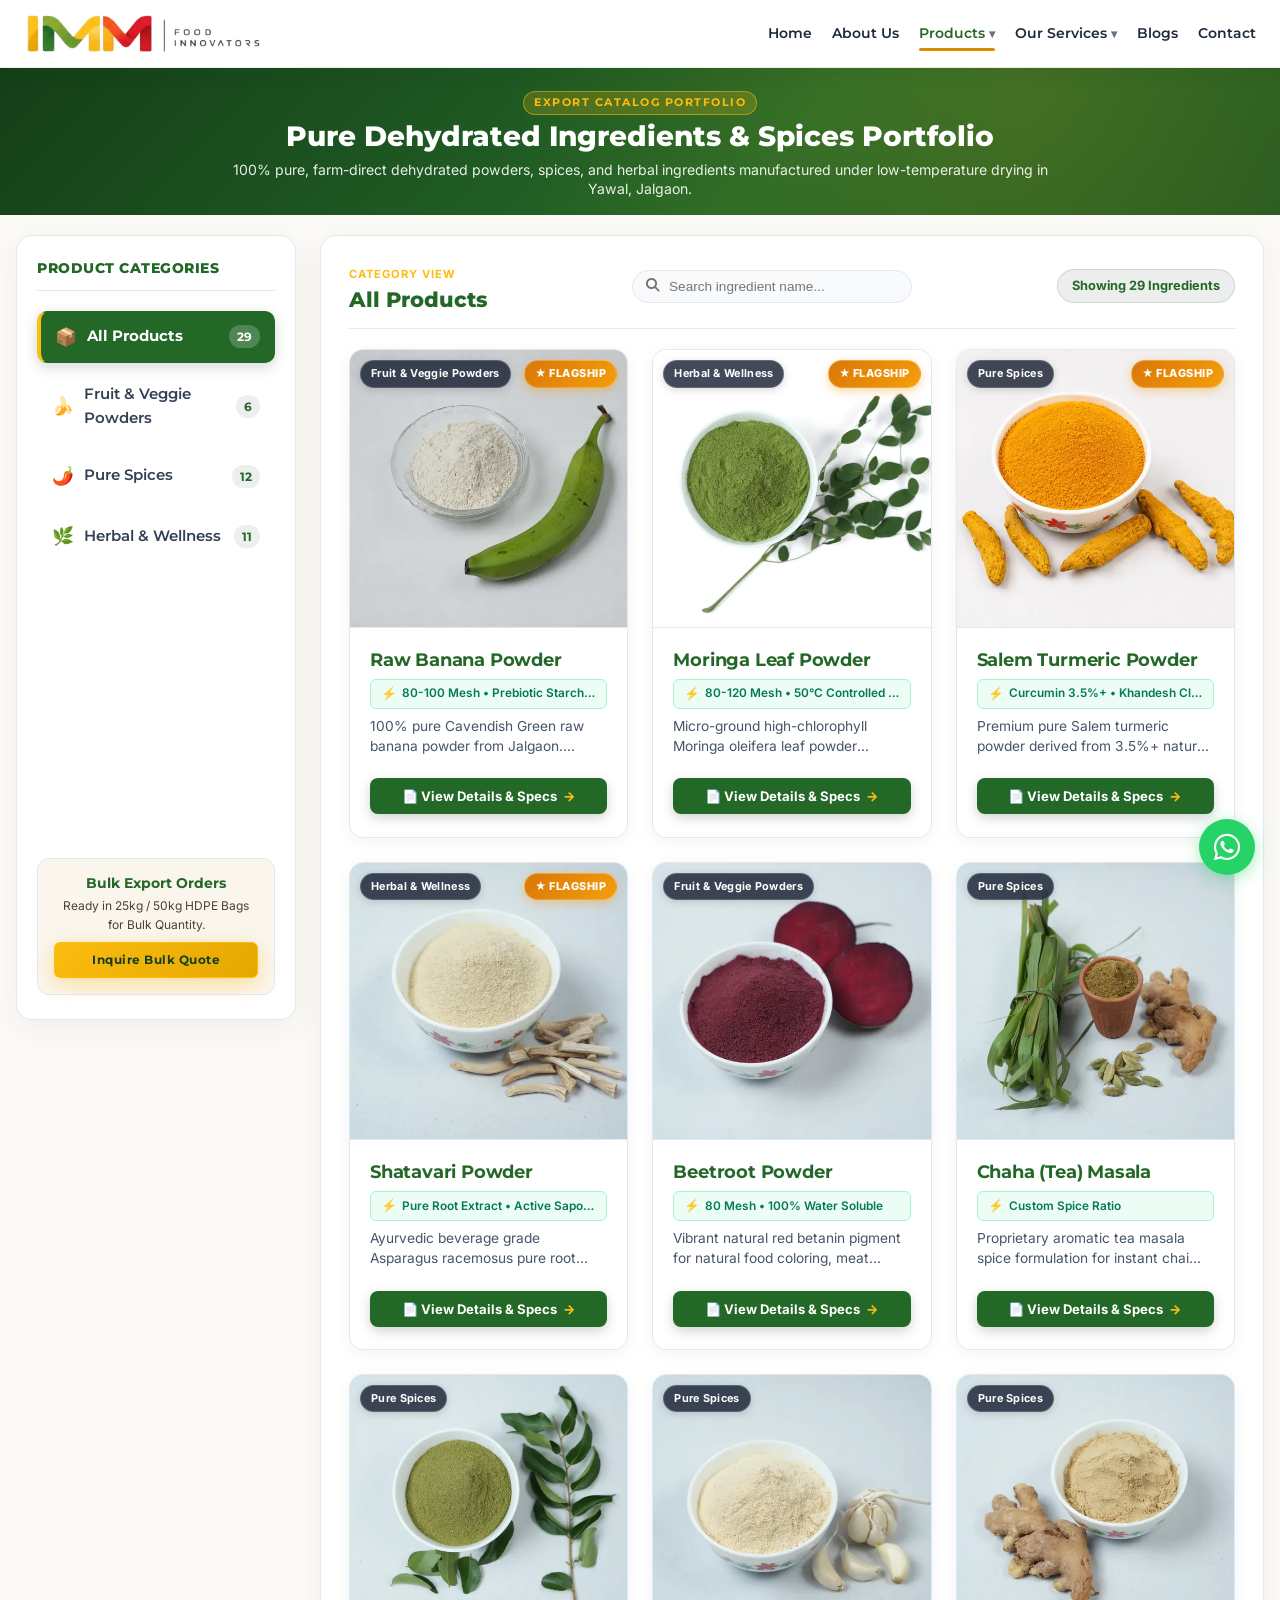
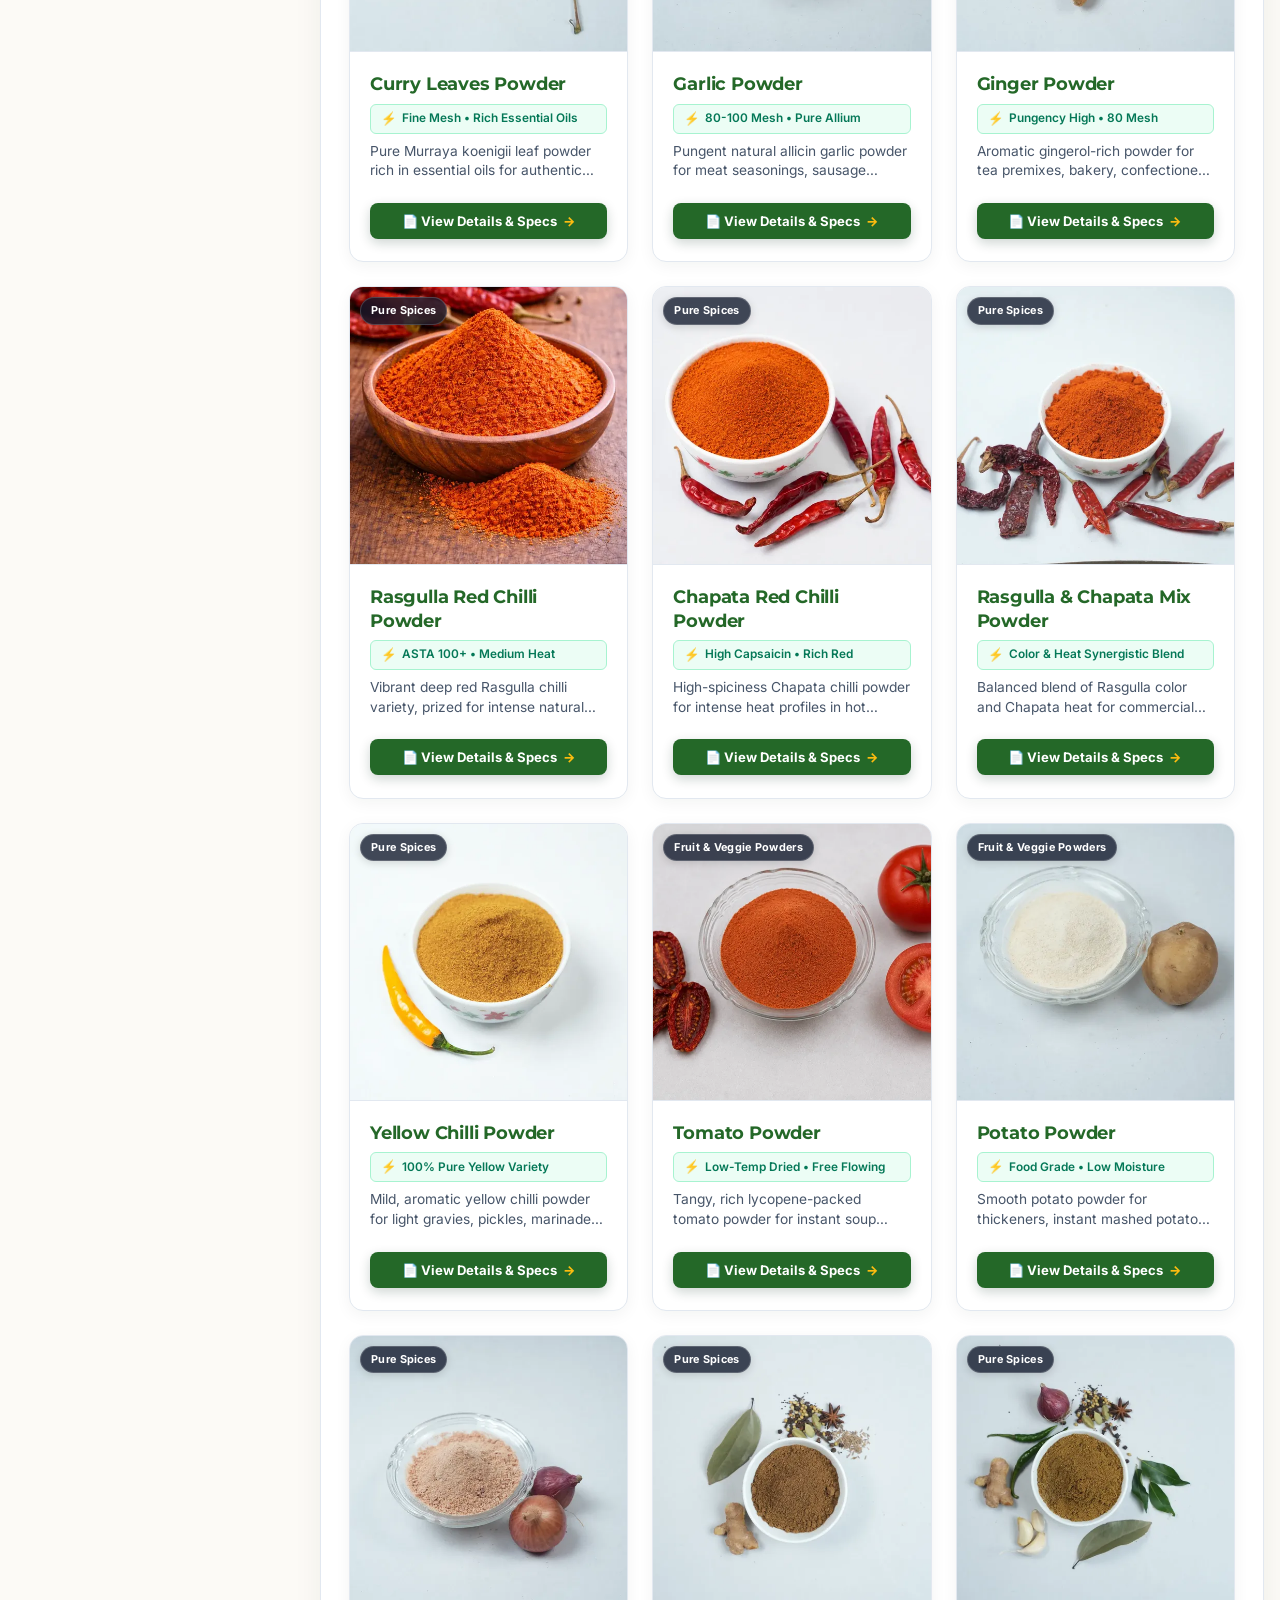
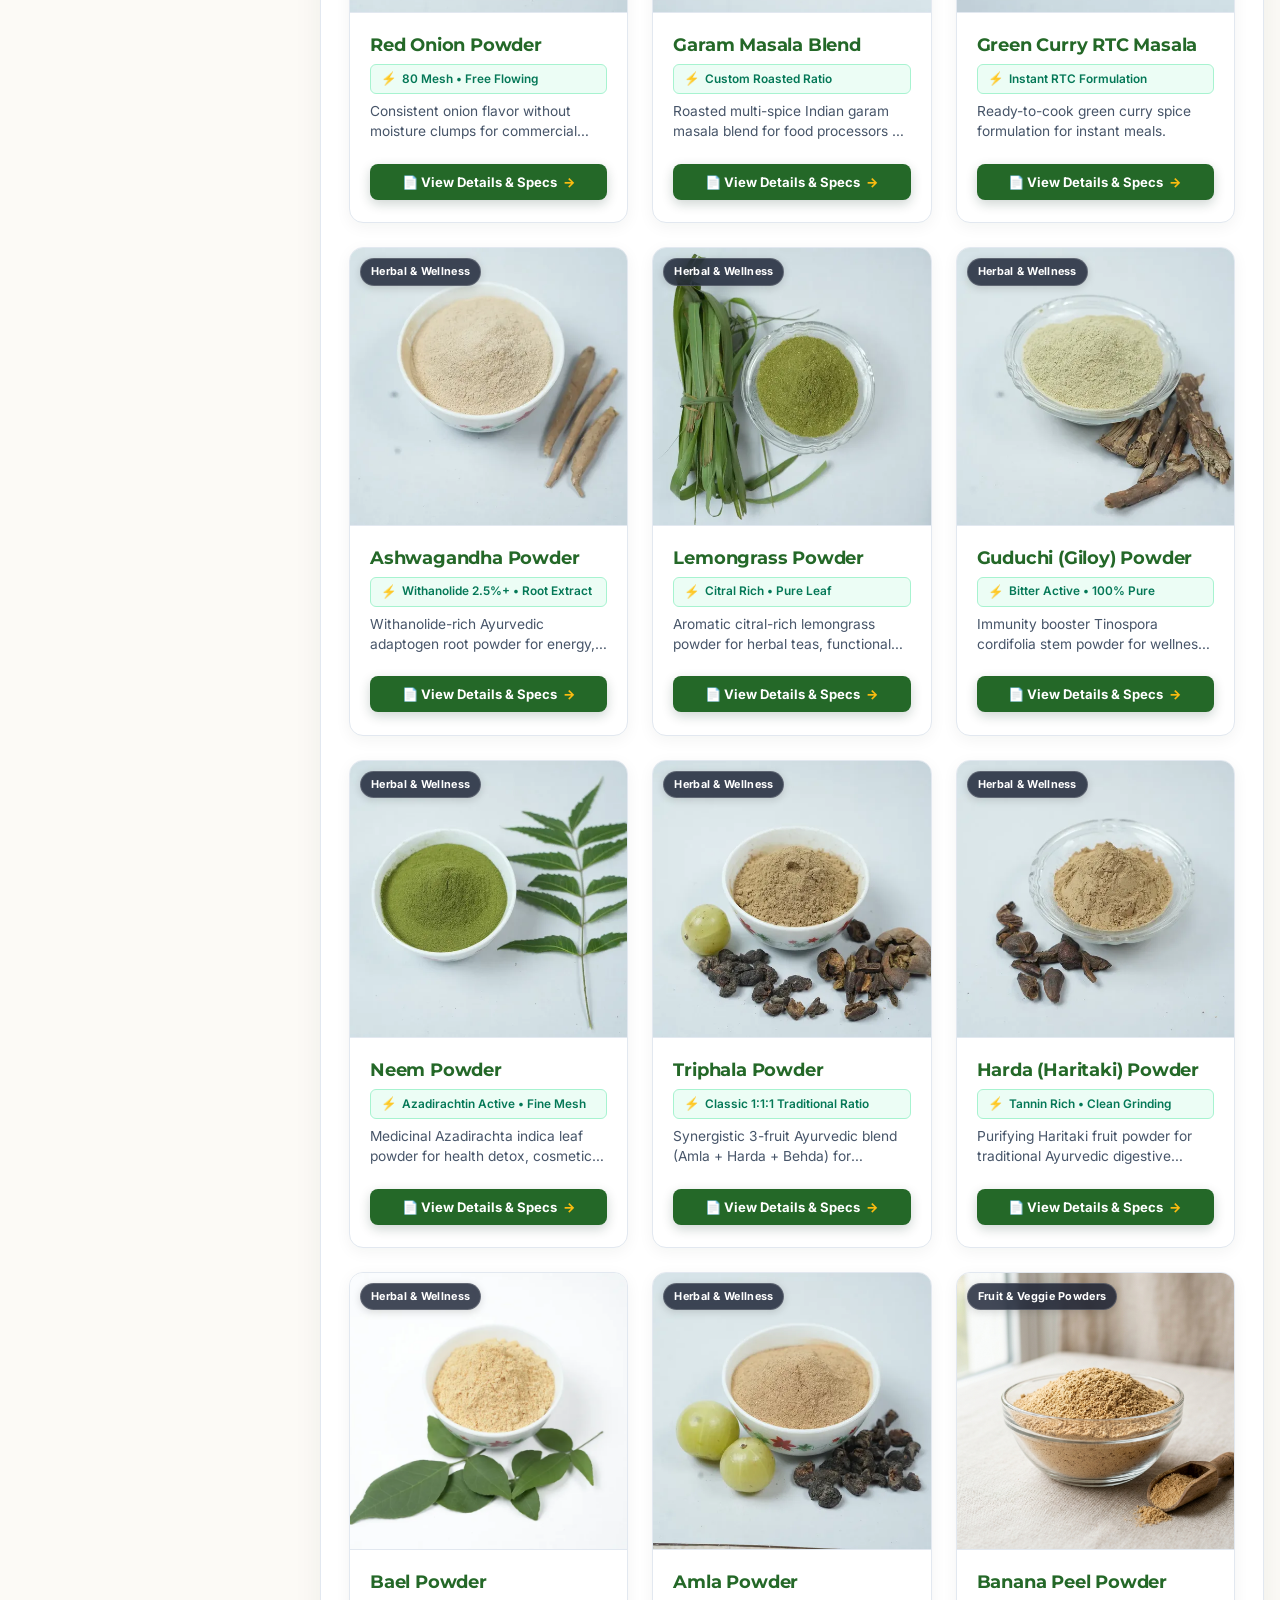
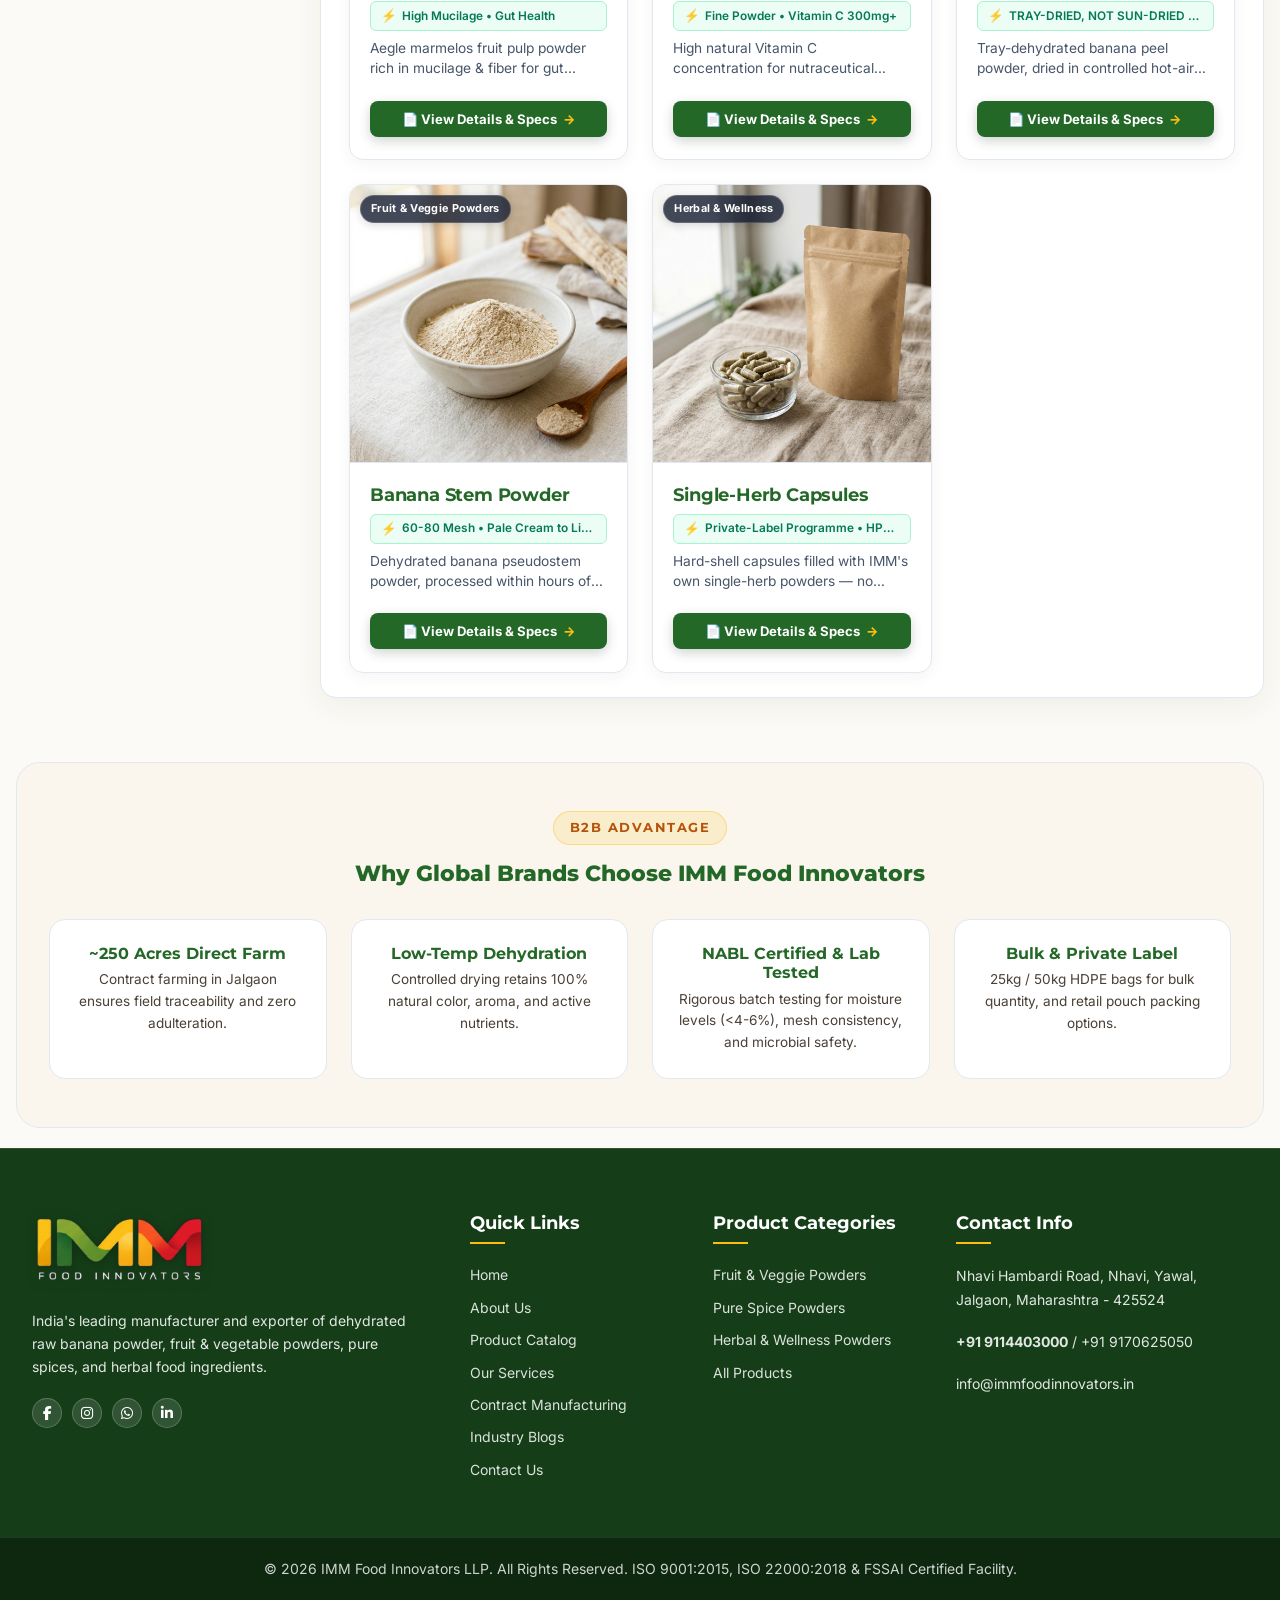
<file: products.html>
<!DOCTYPE html>
<html lang="en">

<head>
    <meta charset="UTF-8">
    <meta name="viewport" content="width=device-width, initial-scale=1.0">
    <link rel="icon" href="images/favicon.webp?v=2.0" type="image/png">
    <link rel="icon" href="images/favicon.svg" type="image/svg+xml">
    <link rel="shortcut icon" href="images/favicon.ico">
    <link rel="apple-touch-icon" href="images/IMMLogo_icon.webp">
    <title>B2B Dehydrated Powders & Pure Spices Catalog | IMM Food</title>
    <meta name="description"
        content="Wholesale B2B catalog of 25+ low-temp dehydrated ingredients: Raw banana powder, moringa, turmeric, shatavari, garlic & pure ground spices from Jalgaon, India.">
    <meta name="keywords"
        content="raw banana powder catalog, dehydrated vegetable powders, bulk moringa powder supplier, pure spices exporter, shatavari powder bulk, dehydrated garlic powder, dehydrated onion flakes, IMM Food Innovators products">
    <meta name="author" content="IMM Food Innovators LLP">
    <meta name="robots" content="index, follow, max-snippet:-1, max-image-preview:large, max-video-preview:-1">

    <!-- Geo Location Metadata -->
    <meta name="geo.region" content="IN-MH">
    <meta name="geo.placename" content="Jalgaon">
    <meta name="geo.position" content="21.1643;75.6980">
    <meta name="ICBM" content="21.1643, 75.6980">
    <link rel="canonical" href="https://www.immfoodinnovators.in/products.html">

    <!-- Resource Hints -->
    <link rel="preconnect" href="https://cdnjs.cloudflare.com" crossorigin>
    <link rel="dns-prefetch" href="https://cdnjs.cloudflare.com">

    <!-- Font Awesome Icons & Styles -->
    <link rel="preload" href="https://cdnjs.cloudflare.com/ajax/libs/font-awesome/6.5.1/css/all.min.css" as="style" onload="this.onload=null;this.rel='stylesheet'">
    <noscript><link rel="stylesheet" href="https://cdnjs.cloudflare.com/ajax/libs/font-awesome/6.5.1/css/all.min.css"></noscript>
    <link rel="stylesheet" href="css/style.css?v=26.0">
    <link rel="stylesheet" href="css/components.css?v=26.0">
    <link rel="stylesheet" href="css/responsive.css?v=26.0">

    <!-- Open Graph / Facebook -->
    <meta property="og:type" content="website">
    <meta property="og:site_name" content="IMM Food Innovators LLP">
    <meta property="og:url" content="https://www.immfoodinnovators.in/products.html">
    <meta property="og:title" content="B2B Dehydrated Powders & Pure Spices Catalog | IMM Food">
    <meta property="og:description"
        content="Wholesale B2B catalog of 25+ low-temp dehydrated ingredients: Raw banana powder, moringa, turmeric, shatavari, garlic & pure ground spices from Jalgaon, India.">
    <meta property="og:image" content="https://www.immfoodinnovators.in/images/IMMLogo.webp">
    <meta property="og:image:alt" content="IMM Food Innovators Products Catalog">
    <meta property="og:image:width" content="1200">
    <meta property="og:image:height" content="630">

    <!-- Twitter -->
    <meta property="twitter:card" content="summary_large_image">
    <meta property="twitter:url" content="https://www.immfoodinnovators.in/products.html">
    <meta property="twitter:title" content="B2B Products Catalog - Dehydrated Powders & Spices | IMM Food Innovators LLP">
    <meta property="twitter:description"
        content="25+ dehydrated food products: Cavendish raw banana powder, moringa leaf powder, pure ground spices, and vegetable flakes.">
    <meta property="twitter:image" content="https://www.immfoodinnovators.in/images/IMMLogo.webp">

    <!-- Schema Markup (JSON-LD) -->
    <script type="application/ld+json">
    [
      {
        "@context": "https://schema.org",
        "@type": "ItemPage",
        "name": "Dehydrated Food Products Catalog - IMM Food Innovators LLP",
        "description": "Wholesale B2B catalog of dehydrated raw banana powder, fruit & vegetable powders, pure spices, and herbal ingredients.",
        "url": "https://www.immfoodinnovators.in/products.html"
      },
      {
        "@context": "https://schema.org",
        "@type": "BreadcrumbList",
        "itemListElement": [
          {
            "@type": "ListItem",
            "position": 1,
            "name": "Home",
            "item": "https://www.immfoodinnovators.in/"
          },
          {
            "@type": "ListItem",
            "position": 2,
            "name": "Products Catalog",
            "item": "https://www.immfoodinnovators.in/products.html"
          }
        ]
      },
      {
        "@context": "https://schema.org",
        "@type": "ItemList",
        "name": "B2B Dehydrated Powder & Spice Catalog",
        "numberOfItems": 9,
        "itemListElement": [
          {
            "@type": "ListItem",
            "position": 1,
            "item": {
              "@type": "Product",
              "name": "Dehydrated Raw Banana Powder",
              "category": "Fruit Powders",
              "description": "Low-temperature dehydrated raw banana powder made from selected Cavendish bananas in Jalgaon.",
              "brand": { "@type": "Brand", "name": "IMM Food Innovators" },
              "offers": { "@type": "AggregateOffer", "priceCurrency": "INR", "availability": "https://schema.org/InStock" }
            }
          },
          {
            "@type": "ListItem",
            "position": 2,
            "item": {
              "@type": "Product",
              "name": "Moringa Leaf Powder",
              "category": "Herbal & Botanical Powders",
              "description": "100% naturally shade-dried pesticide-free Moringa Oleifera leaf powder.",
              "brand": { "@type": "Brand", "name": "IMM Food Innovators" },
              "offers": { "@type": "AggregateOffer", "priceCurrency": "INR", "availability": "https://schema.org/InStock" }
            }
          },
          {
            "@type": "ListItem",
            "position": 3,
            "item": {
              "@type": "Product",
              "name": "Shatavari Powder",
              "category": "Herbal Powders",
              "description": "Premium Asparagus Racemosus root powder for nutraceutical and wellness formulations.",
              "brand": { "@type": "Brand", "name": "IMM Food Innovators" },
              "offers": { "@type": "AggregateOffer", "priceCurrency": "INR", "availability": "https://schema.org/InStock" }
            }
          },
          {
            "@type": "ListItem",
            "position": 4,
            "item": {
              "@type": "Product",
              "name": "Dehydrated Turmeric Powder",
              "category": "Pure Spices",
              "description": "High-curcumin farm-sourced pure turmeric powder.",
              "brand": { "@type": "Brand", "name": "IMM Food Innovators" },
              "offers": { "@type": "AggregateOffer", "priceCurrency": "INR", "availability": "https://schema.org/InStock" }
            }
          },
          {
            "@type": "ListItem",
            "position": 5,
            "item": {
              "@type": "Product",
              "name": "Dehydrated Garlic Powder",
              "category": "Vegetable Powders",
              "description": "Highly pungent dehydrated garlic powder milled to fine mesh sizes.",
              "brand": { "@type": "Brand", "name": "IMM Food Innovators" },
              "offers": { "@type": "AggregateOffer", "priceCurrency": "INR", "availability": "https://schema.org/InStock" }
            }
          },
          {
            "@type": "ListItem",
            "position": 6,
            "item": {
              "@type": "Product",
              "name": "Dehydrated Onion Flakes & Powder",
              "category": "Vegetable Powders",
              "description": "White and red dehydrated onion flakes and fine powder for industrial food processing.",
              "brand": { "@type": "Brand", "name": "IMM Food Innovators" },
              "offers": { "@type": "AggregateOffer", "priceCurrency": "INR", "availability": "https://schema.org/InStock" }
            }
          },
          {
            "@type": "ListItem",
            "position": 7,
            "item": {
              "@type": "Product",
              "name": "Banana Peel Powder",
              "category": "Fruit & Veggie Powders",
              "description": "Tray-dehydrated banana peel powder dried in controlled hot-air trays with low microbial load and high dietary fibre.",
              "brand": { "@type": "Brand", "name": "IMM Food Innovators" },
              "offers": { "@type": "AggregateOffer", "priceCurrency": "INR", "availability": "https://schema.org/InStock" }
            }
          },
          {
            "@type": "ListItem",
            "position": 8,
            "item": {
              "@type": "Product",
              "name": "Banana Stem Powder",
              "category": "Fruit & Veggie Powders",
              "description": "Dehydrated banana pseudostem powder processed within hours of harvest, rich in insoluble dietary fibre and potassium.",
              "brand": { "@type": "Brand", "name": "IMM Food Innovators" },
              "offers": { "@type": "AggregateOffer", "priceCurrency": "INR", "availability": "https://schema.org/InStock" }
            }
          },
          {
            "@type": "ListItem",
            "position": 9,
            "item": {
              "@type": "Product",
              "name": "Single-Herb Capsules",
              "category": "Herbal & Wellness",
              "description": "Hard-shell HPMC vegetarian capsules filled with pure single-herb powders: Moringa, Shatavari, Ashwagandha, and Safed Musli.",
              "brand": { "@type": "Brand", "name": "IMM Food Innovators" },
              "offers": { "@type": "AggregateOffer", "priceCurrency": "INR", "availability": "https://schema.org/InStock" }
            }
          }
        ]
      }
    ]
    </script>
</head>

<body>
    <div id="scroll-progress"></div>



    <!-- MAIN HEADER -->
    <header id="header">
        <div class="header-container">
            <a href="index.html" class="logo">
                <img src="images/IMMLogo_nav.webp" alt="IMM Food Innovators Logo" class="logo-img" loading="eager" width="1350" height="260">
            </a>
            <nav>
                <ul id="navMenu">
                    <li><a href="index.html" class="nav-link">Home</a></li>
                    <li><a href="about.html" class="nav-link">About Us</a></li>
                    <!-- PRODUCTS DROPDOWN MENU -->
                    <li class="nav-item dropdown">
                        <a href="products.html" class="nav-link active">Products <span
                                class="dropdown-arrow">▾</span></a>
                        <ul class="dropdown-menu">
                            <li><a href="products.html?category=powder" class="dropdown-item active">Fruit & Veggie Powders</a></li>
                            <li><a href="products.html?category=spices" class="dropdown-item">Pure Spices</a></li>
                            <li><a href="products.html?category=herbal" class="dropdown-item">Herbal & Wellness</a></li>
                            <li><a href="products.html" class="dropdown-item">All Products</a></li>
                        </ul>
                    </li>

                    <!-- OUR SERVICES DROPDOWN MENU -->
                    <li class="nav-item dropdown">
                        <a href="services.html" class="nav-link">Our Services <span class="dropdown-arrow">▾</span></a>
                        <ul class="dropdown-menu">
                            <li><a href="services.html#retail-packaging" class="dropdown-item">Retail Packaging Solutions</a></li>
                            <li><a href="services.html#bulk-packaging" class="dropdown-item">Bulk Export Packaging</a></li>
                            <li><a href="services.html#custom-blends" class="dropdown-item">Custom Blend Development</a></li>
                            <li><a href="services.html#contract-mfg" class="dropdown-item">Third-Party Contract Manufacturing</a></li>
                        </ul>
                    </li>

                    <li><a href="blogs.html" class="nav-link">Blogs</a></li>
                    <li><a href="contact.html" class="nav-link">Contact</a></li>
                </ul>

            </nav>
            <div class="hamburger" id="hamburger">
                <span></span>
                <span></span>
                <span></span>
            </div>
        </div>
    </header>

    <main>

    <!-- INNER PAGE HERO (ULTRA-COMPACT SLEEK B2B HEADER) -->
    <section class="inner-page-hero" style="background: linear-gradient(135deg, #153E18 0%, #246828 60%, #1E5622 100%); padding: 1.25rem 1rem 1rem 1rem; position: relative; overflow: hidden; text-align: center;">
        <div style="position: absolute; top: 0; left: 0; right: 0; bottom: 0; background: radial-gradient(circle at 80% 20%, rgba(252, 188, 16, 0.15) 0%, transparent 50%); pointer-events: none;"></div>
        <div class="hero-content" style="max-width: 1000px; margin: 0 auto; position: relative; z-index: 2;">
            <div class="section-badge badge-gold" style="margin-bottom: 0.25rem; padding: 2px 10px; font-size: 0.7rem; display: inline-flex; align-items: center;">EXPORT CATALOG PORTFOLIO</div>
            <h1 style="font-size: clamp(1.3rem, 2.2vw, 1.75rem); color: #FFFFFF; font-weight: 800; line-height: 1.25; margin-bottom: 0.35rem;">Pure Dehydrated Ingredients & Spices Portfolio</h1>
            <p style="font-size: 0.88rem; color: rgba(255, 255, 255, 0.9); max-width: 850px; margin: 0 auto; line-height: 1.4;">
                100% pure, farm-direct dehydrated powders, spices, and herbal ingredients manufactured under low-temperature drying in Yawal, Jalgaon.
            </p>
        </div>
    </section>

    <!-- TWO-COLUMN B2B CATALOG LAYOUT SECTION -->
    <section class="products-section" style="padding: 1.25rem 0; background: var(--bg-cream);">
        <div class="container" style="max-width: 1400px; margin: 0 auto; padding: 0 1rem;">
            

            <!-- MAIN PRODUCTS TWO-COLUMN LAYOUT (NO INNER SCROLLBAR, NATURAL PAGE SCROLL) -->
            <div class="products-layout" style="display: flex; gap: 1.5rem; align-items: flex-start;">
                
                <!-- LEFT CATEGORY SIDEBAR -->
                <aside class="category-sidebar">
                    <div>
                        <div class="category-sidebar-header" style="padding-bottom: 0.85rem; margin-bottom: 1.25rem; border-bottom: 1px solid var(--border-light);">
                            <h3 style="font-size: 0.85rem; color: var(--primary-dark); font-weight: 800; text-transform: uppercase; letter-spacing: 0.5px; margin: 0;">
                                Product Categories
                            </h3>
                        </div>

                        <!-- VERTICAL / HORIZONTAL CATEGORY NAV -->
                        <ul class="b2b-category-nav" id="categoryNavList">
                            <!-- Rendered via JS -->
                        </ul>
                    </div>

                    <!-- BOTTOM B2B QUOTE BADGE -->
                    <div class="b2b-quote-box" style="background: var(--bg-linen); border-radius: 12px; padding: 1rem; border: 1px solid var(--border-light); text-align: center; margin-top: 1.5rem;">
                        
                        <h4 style="font-size: 0.85rem; font-weight: 700; color: var(--primary-dark); margin: 0 0 4px 0;">Bulk Export Orders</h4>
                        <p style="font-size: 0.75rem; color: var(--text-secondary); margin: 0 0 8px 0;">Ready in 25kg / 50kg HDPE Bags for Bulk Quantity.</p>
                        <a href="contact.html" class="btn btn-primary" style="display: inline-block; width: 100%; padding: 7px 12px; font-size: 0.78rem; font-weight: 700; border-radius: 6px; text-decoration: none;">Inquire Bulk Quote</a>
                    </div>
                </aside>

                <!-- RIGHT PRODUCT PANEL (LEFT CATEGORY SIDEBAR + SCROLLABLE PRODUCT PANEL) -->
                <div class="product-panel" style="flex: 1; min-width: 0; background: #FFFFFF; border-radius: 16px; border: 1px solid var(--border-light); box-shadow: 0 8px 30px rgba(10, 46, 29, 0.06); padding: 1.5rem 1.75rem; display: flex; flex-direction: column;">
                    
                    <!-- HEADER BAR WITH TITLE, SEARCH & COUNT -->
                    <div style="display: flex; align-items: center; justify-content: space-between; flex-wrap: wrap; gap: 1rem; padding-bottom: 1rem; margin-bottom: 1.25rem; border-bottom: 1px solid var(--border-light); background: #FFFFFF;">
                        <div>
                            <span style="font-size: 0.7rem; font-weight: 700; color: var(--accent-gold); letter-spacing: 1px; text-transform: uppercase;">CATEGORY VIEW</span>
                            <h3 id="currentCategoryTitle" style="font-size: 1.3rem; color: var(--primary-dark); font-weight: 800; margin: 2px 0 0 0;">All Products</h3>
                        </div>

                        <!-- INTEGRATED SEARCH BAR -->
                        <div style="position: relative; width: 280px;">
                            <i class="fa-solid fa-magnifying-glass" style="position: absolute; left: 14px; top: 50%; transform: translateY(-50%); color: var(--text-muted); font-size: 0.85rem;"></i>
                            <input type="text" id="productSearchInput" placeholder="Search ingredient name..." style="width: 100%; border-radius: 50px; padding: 8px 14px 8px 36px; border: 1px solid var(--border-light); font-size: 0.85rem; outline: none; background: #F8FAFC;">
                        </div>

                        <span id="currentCategoryCount" style="background: rgba(10, 46, 29, 0.08); color: var(--primary-dark); font-size: 0.8rem; font-weight: 700; padding: 6px 14px; border-radius: 50px; border: 1px solid rgba(10, 46, 29, 0.12);">
                            Showing 29 Ingredients
                        </span>
                    </div>

                    <!-- PRODUCTS GRID (SCROLLABLE RIGHT PANEL) -->
                    <div class="product-scroll-area" id="fullProductsGrid">
                        <!-- Product Cards Rendered via JS -->
                    </div>

                </div>

            </div>

            <!-- B2B GUARANTEE ADVANTAGE STRIP -->
            <div
                style="margin-top: 4rem; background: var(--bg-linen); border-radius: var(--radius-lg); padding: 3rem 2rem; border: 1px solid var(--border-light);">
                <div style="text-align: center; margin-bottom: 2rem;">
                    <div class="section-badge badge-gold">B2B ADVANTAGE</div>
                    <h3 style="font-size: var(--font-size-xl); color: var(--primary-dark); font-weight: 800;">Why Global
                        Brands Choose IMM Food Innovators</h3>
                </div>
                <div class="grid-4col">
                    <div
                        style="background: #FFFFFF; border-radius: var(--radius-md); padding: 1.5rem; border: 1px solid var(--border-light); text-align: center;">
                        
                        <h4
                            style="font-size: 1rem; color: var(--primary-dark); font-weight: 700; margin-bottom: 0.4rem;">
                            ~250 Acres Direct Farm</h4>
                        <p style="font-size: 0.85rem; color: var(--text-secondary); margin: 0;">Contract farming in
                            Jalgaon ensures field traceability and zero adulteration.</p>
                    </div>
                    <div
                        style="background: #FFFFFF; border-radius: var(--radius-md); padding: 1.5rem; border: 1px solid var(--border-light); text-align: center;">
                        
                        <h4
                            style="font-size: 1rem; color: var(--primary-dark); font-weight: 700; margin-bottom: 0.4rem;">
                            Low-Temp Dehydration</h4>
                        <p style="font-size: 0.85rem; color: var(--text-secondary); margin: 0;">Controlled drying
                            retains 100% natural color, aroma, and active nutrients.</p>
                    </div>
                    <div
                        style="background: #FFFFFF; border-radius: var(--radius-md); padding: 1.5rem; border: 1px solid var(--border-light); text-align: center;">
                        
                        <h4
                            style="font-size: 1rem; color: var(--primary-dark); font-weight: 700; margin-bottom: 0.4rem;">
                            NABL Certified & Lab Tested</h4>
                        <p style="font-size: 0.85rem; color: var(--text-secondary); margin: 0;">Rigorous batch testing for moisture levels (&lt;4-6%), mesh consistency, and microbial safety.</p>
                    </div>
                    <div
                        style="background: #FFFFFF; border-radius: var(--radius-md); padding: 1.5rem; border: 1px solid var(--border-light); text-align: center;">
                        
                        <h4
                            style="font-size: 1rem; color: var(--primary-dark); font-weight: 700; margin-bottom: 0.4rem;">
                            Bulk & Private Label</h4>
                        <p style="font-size: 0.85rem; color: var(--text-secondary); margin: 0;">25kg / 50kg HDPE bags for bulk quantity, and retail pouch packing options.</p>
                    </div>
                </div>
            </div>
        </div>
    </section>

    <!-- FOOTER -->
    </main>

    <footer>
        <div class="footer-grid">
            <div class="footer-col">
                <div class="footer-logo">
                    <a href="index.html" aria-label="IMM Food Innovators Home">
                        <img src="images/IMMLogo_footer.webp" alt="IMM Food Innovators Logo" class="footer-logo-img" loading="lazy" width="1015" height="442">
                    </a>
                </div>
                <p>India's leading manufacturer and exporter of dehydrated raw banana powder, fruit & vegetable powders, pure spices, and herbal food ingredients.</p>
                <div class="top-bar-social" style="justify-content: flex-start; margin-top: 1rem;">
                    <a href="https://www.facebook.com/profile.php?id=61581102029221" target="_blank" rel="noopener noreferrer" title="Facebook" aria-label="Facebook" class="social-facebook"><i class="fa-brands fa-facebook-f"></i></a>
                    <a href="https://www.instagram.com/imm_food_innovators" target="_blank" rel="noopener noreferrer" title="Instagram" aria-label="Instagram" class="social-instagram"><i class="fa-brands fa-instagram"></i></a>
                    <a href="https://wa.me/919114403000" target="_blank" rel="noopener noreferrer" title="WhatsApp" aria-label="WhatsApp" class="social-whatsapp"><i class="fa-brands fa-whatsapp"></i></a>
                    <a href="https://www.linkedin.com/company/138713943/admin/page-posts/published/" target="_blank" rel="noopener noreferrer" title="LinkedIn" aria-label="LinkedIn" class="social-linkedin"><i class="fa-brands fa-linkedin-in"></i></a>
                </div>
            </div>

            <div class="footer-col">
                <h4>Quick Links</h4>
                <div class="footer-links">
                    <a href="index.html">Home</a>
                    <a href="about.html">About Us</a>
                    <a href="products.html">Product Catalog</a>
                    <a href="services.html">Our Services</a>
                    <a href="services.html#contract-mfg">Contract Manufacturing</a>
                    <a href="blogs.html">Industry Blogs</a>
                    <a href="contact.html">Contact Us</a>
                </div>
            </div>

            <div class="footer-col">
                <h4>Product Categories</h4>
                <div class="footer-links">
                    <a href="products.html?category=powder">Fruit & Veggie Powders</a>
                    <a href="products.html?category=spices">Pure Spice Powders</a>
                    <a href="products.html?category=herbal">Herbal & Wellness Powders</a>
                    <a href="products.html">All Products</a>
                </div>
            </div>

            <div class="footer-col">
                <h4>Contact Info</h4>
                <p>Nhavi Hambardi Road, Nhavi, Yawal, Jalgaon, Maharashtra - 425524</p>
                <p><a href="tel:+919114403000" style="color:inherit; font-weight: 700;">+91 9114403000</a> / <a href="tel:+919170625050" style="color:inherit;">+91 9170625050</a></p>
                <p><a href="mailto:info@immfoodinnovators.in" style="color:inherit;">info@immfoodinnovators.in</a></p>
            </div>
        </div>

        <div class="footer-bottom">
            <p>© 2026 IMM Food Innovators LLP. All Rights Reserved. ISO 9001:2015, ISO 22000:2018 & FSSAI Certified Facility.</p>
        </div>
    </footer>

    <!-- MODAL FOR QUOTE INQUIRY -->
    <div class="modal-overlay" id="modalOverlay">
        <div class="modal-container">
            <button class="modal-close" id="modalClose">✕</button>
            <div id="modalBody"></div>
        </div>
    </div>

    <script src="data/company.js?v=29.0"></script>
    <script src="data/products.js?v=29.0"></script>
    <script src="data/blogs.js?v=29.0"></script>
    <script src="js/main.js?v=29.0"></script>
    <script src="js/products.js?v=29.0"></script>
    <script src="js/blogs.js?v=29.0"></script>
<a href="https://wa.me/919114403000?text=Hi%20IMM%20Food%20Innovators%2C%20I%20am%20interested%20in%20bulk%20purchasing%2Fexport%20specifications"
   target="_blank" rel="noopener noreferrer" aria-label="Chat with Export Sales on WhatsApp"
   style="position:fixed;bottom:25px;right:25px;z-index:9999;background:#25D366;color:#FFFFFF;
          width:56px;height:56px;border-radius:50%;display:flex;align-items:center;justify-content:center;
          font-size:30px;box-shadow:0 4px 16px rgba(37,211,102,0.4);text-decoration:none;">
  <i class="fa-brands fa-whatsapp"></i>
</a>
</body>

</html>
</file>
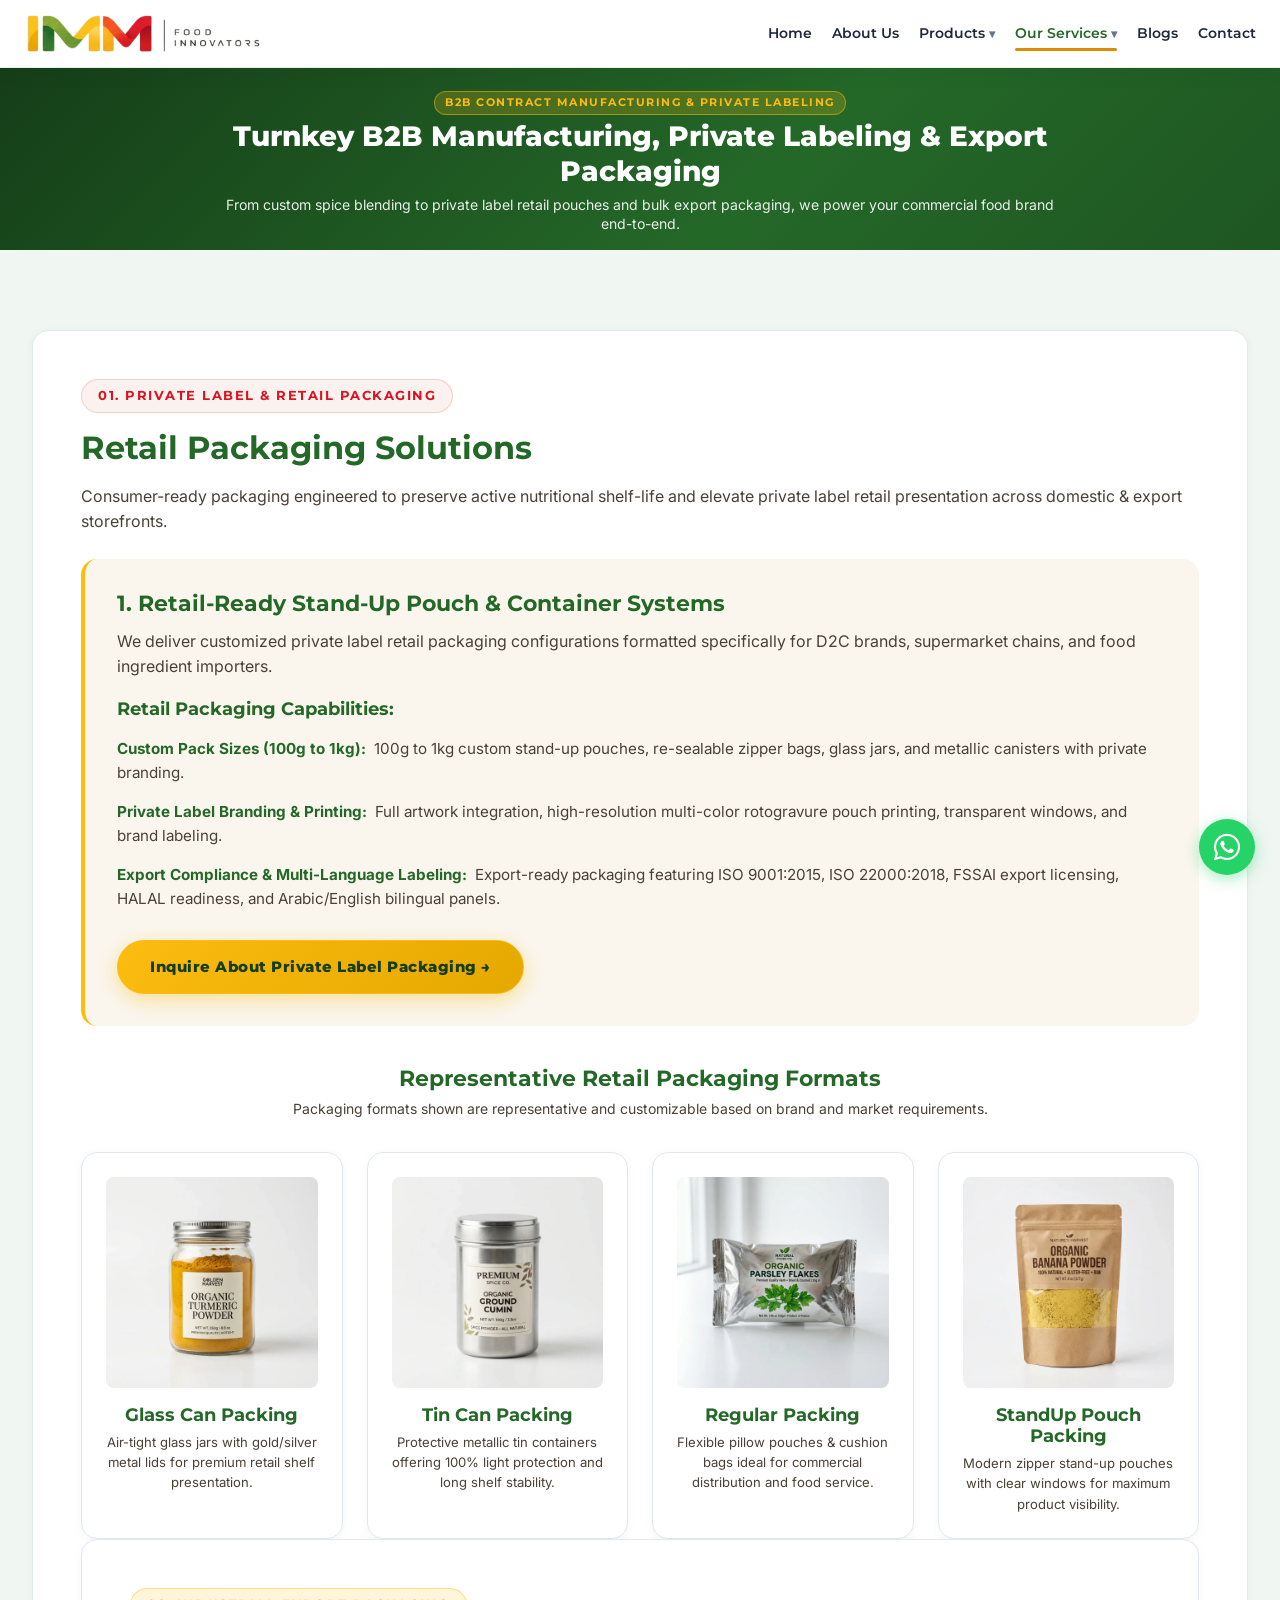
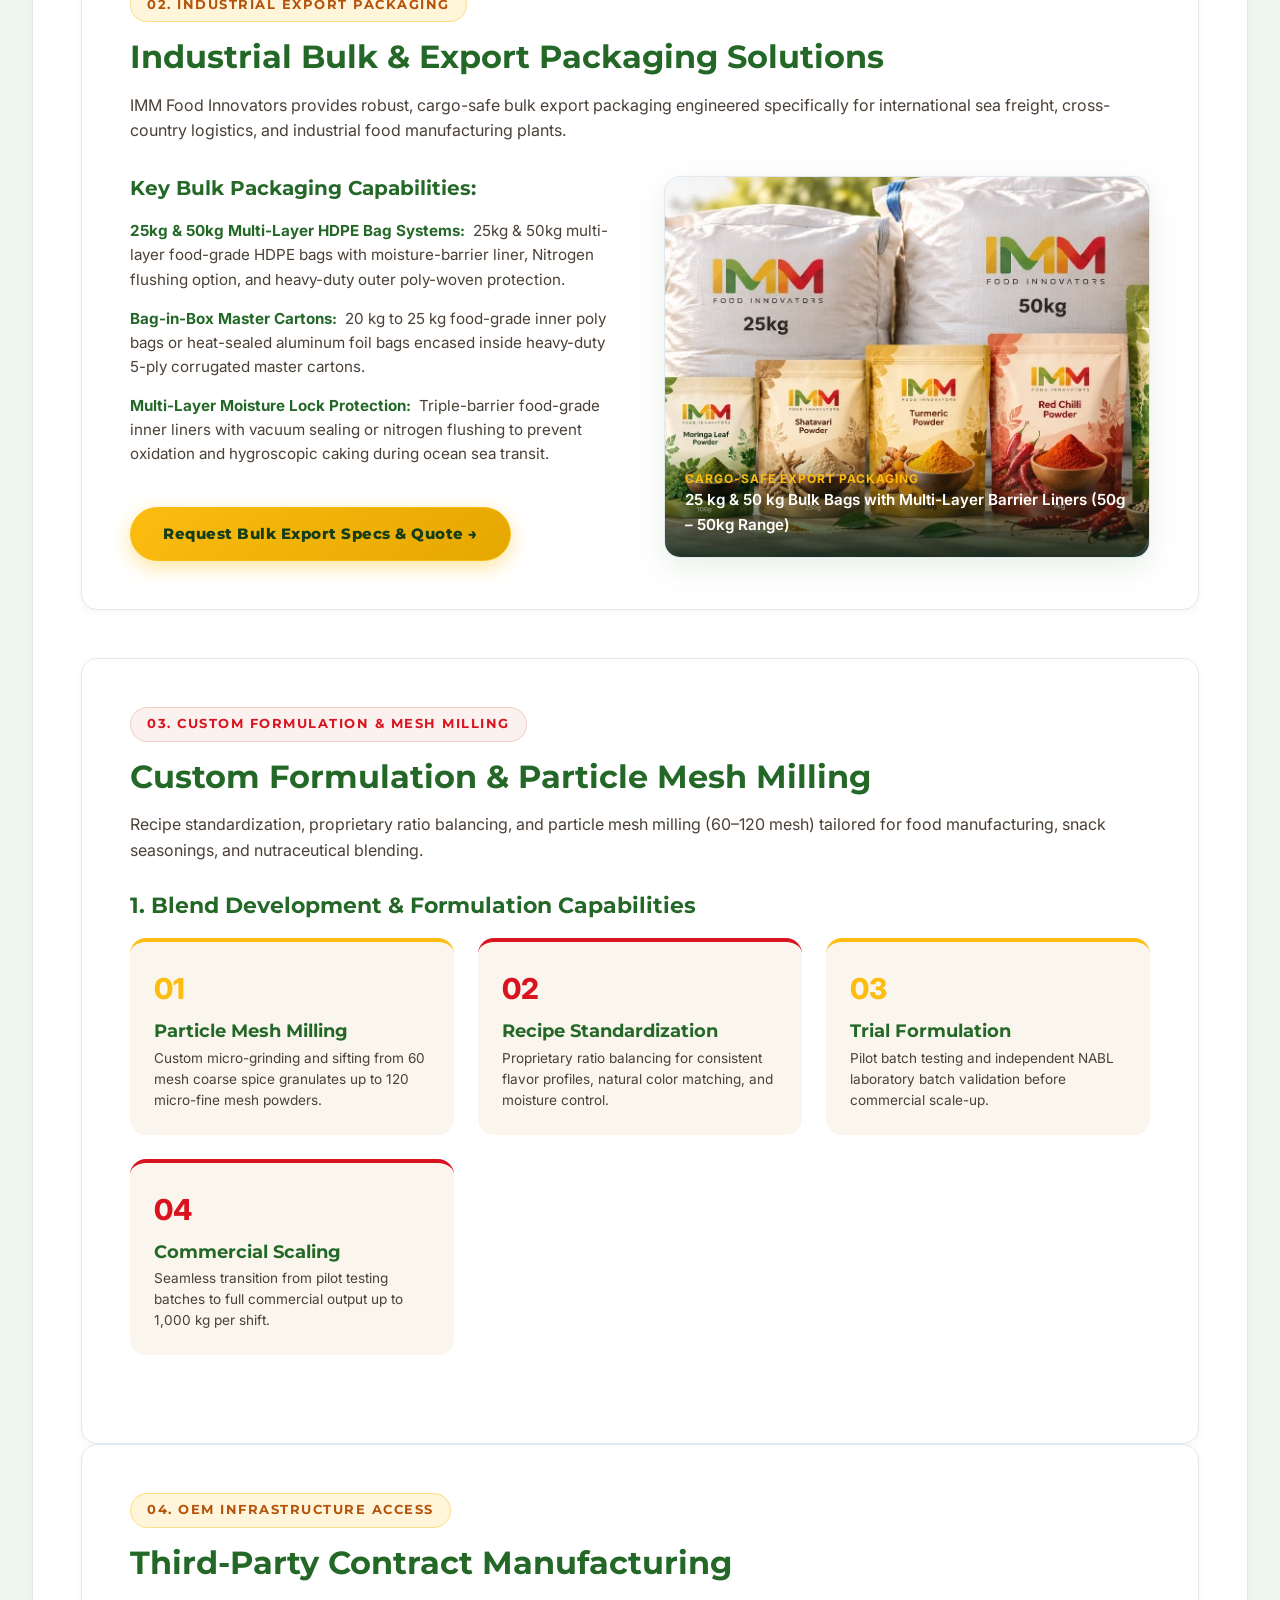
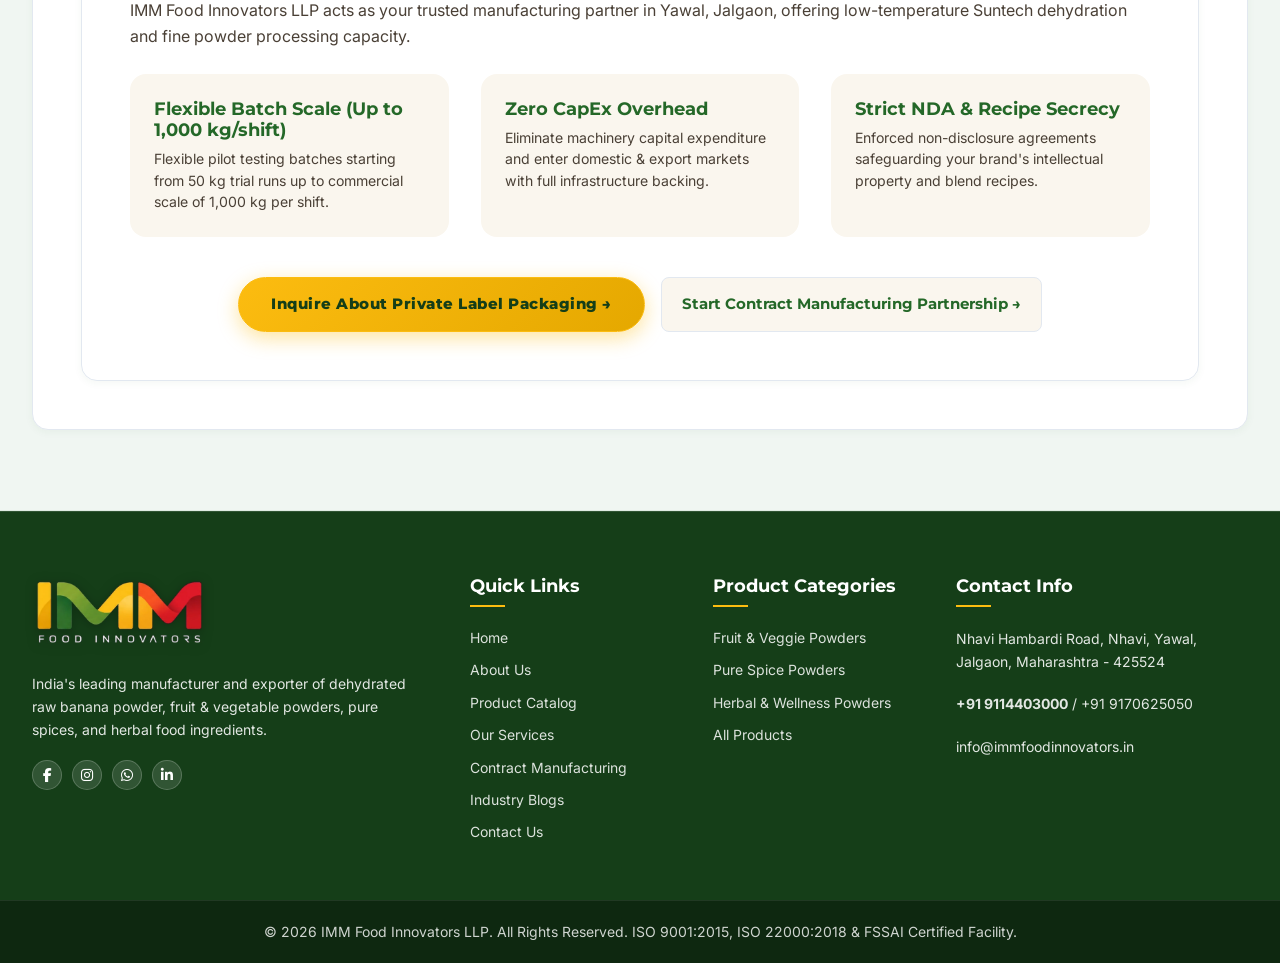
<file: services.html>
<!DOCTYPE html>
<html lang="en">

<head>
    <meta charset="UTF-8">
    <meta name="viewport" content="width=device-width, initial-scale=1.0">
    <link rel="icon" href="images/favicon.webp?v=2.0" type="image/png">
    <link rel="icon" href="images/favicon.svg" type="image/svg+xml">
    <link rel="shortcut icon" href="images/favicon.ico">
    <link rel="apple-touch-icon" href="images/IMMLogo_icon.webp">
    <title>Private Labeling & Food Contract Manufacturing | IMM Food</title>
    <meta name="description"
        content="Turnkey B2B contract manufacturing, private labeling, custom spice blending, and bulk export packaging (25kg/50kg HDPE) in Jalgaon, Maharashtra.">
    <meta name="keywords"
        content="food contract manufacturing, third party food processing, private label food packaging, custom spice blend development, bulk export food packaging, contract dehydrated raw banana powder, IMM Food Innovators LLP services">
    <meta name="author" content="IMM Food Innovators LLP">
    <meta name="robots" content="index, follow, max-snippet:-1, max-image-preview:large, max-video-preview:-1">

    <!-- Geo Location Metadata -->
    <meta name="geo.region" content="IN-MH">
    <meta name="geo.placename" content="Jalgaon">
    <meta name="geo.position" content="21.1643;75.6980">
    <meta name="ICBM" content="21.1643, 75.6980">
    <link rel="canonical" href="https://www.immfoodinnovators.in/services.html">

    <!-- Resource Hints -->
    <link rel="preconnect" href="https://cdnjs.cloudflare.com" crossorigin>
    <link rel="dns-prefetch" href="https://cdnjs.cloudflare.com">

    <!-- Font Awesome Icons & Main Styles -->
    <link rel="preload" href="https://cdnjs.cloudflare.com/ajax/libs/font-awesome/6.5.1/css/all.min.css" as="style" onload="this.onload=null;this.rel='stylesheet'">
    <noscript><link rel="stylesheet" href="https://cdnjs.cloudflare.com/ajax/libs/font-awesome/6.5.1/css/all.min.css"></noscript>
    <link rel="stylesheet" href="css/style.css?v=26.0">
    <link rel="stylesheet" href="css/components.css?v=26.0">
    <link rel="stylesheet" href="css/responsive.css?v=26.0">

    <!-- Open Graph / Facebook -->
    <meta property="og:type" content="website">
    <meta property="og:site_name" content="IMM Food Innovators LLP">
    <meta property="og:url" content="https://www.immfoodinnovators.in/services.html">
    <meta property="og:title" content="Private Label & Food Contract Manufacturing | IMM Food">
    <meta property="og:description"
        content="Turnkey B2B contract manufacturing, private labeling, custom spice blending, and bulk export packaging (25kg/50kg HDPE) in Jalgaon, Maharashtra.">
    <meta property="og:image" content="https://www.immfoodinnovators.in/images/IMMLogo.webp">
    <meta property="og:image:alt" content="IMM Food Innovators Contract Manufacturing Services">
    <meta property="og:image:width" content="1200">
    <meta property="og:image:height" content="630">

    <!-- Twitter -->
    <meta property="twitter:card" content="summary_large_image">
    <meta property="twitter:url" content="https://www.immfoodinnovators.in/services.html">
    <meta property="twitter:title" content="Private Labeling & B2B Food Contract Manufacturing | IMM Food Innovators LLP">
    <meta property="twitter:description"
        content="Private label retail packaging, industrial bulk export packing, custom food powder blends, and third-party contract manufacturing.">
    <meta property="twitter:image" content="https://www.immfoodinnovators.in/images/IMMLogo.webp">

    <!-- Schema Markup (JSON-LD) -->
    <script type="application/ld+json">
    [
      {
        "@context": "https://schema.org",
        "@type": "Service",
        "serviceType": "Third-Party Food Contract Manufacturing & Private Labeling",
        "name": "B2B Contract Manufacturing & Private Label Packaging",
        "provider": {
          "@type": "Corporation",
          "name": "IMM Food Innovators LLP",
          "url": "https://www.immfoodinnovators.in"
        },
        "areaServed": "Worldwide",
        "description": "Turnkey B2B contract manufacturing, low-temperature Suntech dehydration, fine pulverization up to 1000kg/shift, recipe formulation, and retail/bulk export packaging.",
        "hasOfferCatalog": {
          "@type": "OfferCatalog",
          "name": "Manufacturing & Packaging Services",
          "itemListElement": [
            {
              "@type": "Offer",
              "itemOffered": {
                "@type": "Service",
                "name": "Private Label Retail Packaging (Pouches, Canisters, Jars)"
              }
            },
            {
              "@type": "Offer",
              "itemOffered": {
                "@type": "Service",
                "name": "Industrial Bulk Export Packaging (25kg/50kg HDPE/Drums)"
              }
            },
            {
              "@type": "Offer",
              "itemOffered": {
                "@type": "Service",
                "name": "Custom Recipe Blending & Powder Pulverization"
              }
            },
            {
              "@type": "Offer",
              "itemOffered": {
                "@type": "Service",
                "name": "Third-Party Dehydration & Contract Processing"
              }
            }
          ]
        }
      },
      {
        "@context": "https://schema.org",
        "@type": "BreadcrumbList",
        "itemListElement": [
          {
            "@type": "ListItem",
            "position": 1,
            "name": "Home",
            "item": "https://www.immfoodinnovators.in/"
          },
          {
            "@type": "ListItem",
            "position": 2,
            "name": "Services",
            "item": "https://www.immfoodinnovators.in/services.html"
          }
        ]
      }
    ]
    </script>
</head>

<body>
    <div id="scroll-progress"></div>



    <!-- MAIN HEADER -->
    <header id="header">
        <div class="header-container">
            <a href="index.html" class="logo">
                <img src="images/IMMLogo_nav.webp" alt="IMM Food Innovators Logo" class="logo-img" loading="eager" width="1350" height="260">
            </a>
            <nav>
                <ul id="navMenu">
                    <li><a href="index.html" class="nav-link">Home</a></li>
                    <li><a href="about.html" class="nav-link">About Us</a></li>
                    <!-- PRODUCTS DROPDOWN MENU -->
                    <li class="nav-item dropdown">
                        <a href="products.html" class="nav-link">Products <span class="dropdown-arrow">▾</span></a>
                        <ul class="dropdown-menu">
                            <li><a href="products.html?category=powder" class="dropdown-item">Fruit & Veggie Powders</a></li>
                            <li><a href="products.html?category=spices" class="dropdown-item">Pure Spices</a></li>
                            <li><a href="products.html?category=herbal" class="dropdown-item">Herbal & Wellness</a></li>
                            <li><a href="products.html" class="dropdown-item">All Products</a></li>
                        </ul>
                    </li>

                    <!-- SERVICES DROPDOWN -->
                    <li class="nav-item dropdown">
                        <a href="services.html" class="nav-link active">Our Services <span class="dropdown-arrow">▾</span></a>
                        <ul class="dropdown-menu">
                            <li><a href="#retail-packaging" class="dropdown-item">Retail Packaging Solutions</a></li>
                            <li><a href="#bulk-packaging" class="dropdown-item">Bulk Export Packaging</a></li>
                            <li><a href="#custom-blends" class="dropdown-item">Custom Blend Development</a></li>
                            <li><a href="#contract-mfg" class="dropdown-item">Third-Party Contract Manufacturing</a></li>
                        </ul>
                    </li>

                    <li><a href="blogs.html" class="nav-link">Blogs</a></li>
                    <li><a href="contact.html" class="nav-link">Contact</a></li>
                </ul>

            </nav>
            <div class="hamburger" id="hamburger">
                <span></span>
                <span></span>
                <span></span>
            </div>
        </div>
    </header>

    <main>

    <!-- INNER PAGE HERO -->
    <section class="inner-page-hero" style="background: linear-gradient(135deg, #153E18 0%, #246828 60%, #1E5622 100%); padding: 1.25rem 1rem 1rem 1rem; text-align: center; color: #FFFFFF; position: relative; overflow: hidden;">
        <div class="hero-content" style="max-width: 1000px; margin: 0 auto; position: relative; z-index: 2;">
            <div class="section-badge badge-gold" style="margin-bottom: 0.25rem; padding: 2px 10px; font-size: 0.7rem; display: inline-flex; align-items: center;">B2B CONTRACT MANUFACTURING & PRIVATE LABELING</div>
            <h1 style="font-size: clamp(1.3rem, 2.2vw, 1.75rem); color: #FFFFFF; font-weight: 800; margin-bottom: 0.35rem; line-height: 1.25;">Turnkey B2B Manufacturing, Private Labeling & Export Packaging</h1>
            <p style="font-size: 0.88rem; color: rgba(255, 255, 255, 0.9); max-width: 850px; margin: 0 auto; line-height: 1.4;">From custom spice blending to private label retail pouches and bulk export packaging, we power your commercial food brand end-to-end.</p>
        </div>
    </section>

    <!-- MAIN SERVICES CONTENT WRAPPER -->
    <section class="services-section">
        <div style="max-width: 1280px; margin: 0 auto; padding: 0 2rem; display: flex; flex-direction: column; gap: 4rem;">

            <!-- SECTION 1: RETAIL PACKAGING SOLUTIONS -->
            <div id="retail-packaging" class="why-card" style="padding: 3rem; text-align: left;">
                <div class="section-badge">01. PRIVATE LABEL & RETAIL PACKAGING</div>
                <h2 style="font-size: var(--font-size-2xl); margin-bottom: 1rem; color: var(--primary-dark);">Retail Packaging Solutions</h2>
                <p style="color: var(--text-secondary); margin-bottom: 1.5rem; font-size: var(--font-size-base); line-height: var(--leading-normal);">
                    Consumer-ready packaging engineered to preserve active nutritional shelf-life and elevate private label retail presentation across domestic & export storefronts.
                </p>

                <div style="background: var(--bg-linen); border-radius: var(--radius-md); padding: 2rem; margin-bottom: 2.5rem; border-left: 4px solid var(--accent-gold); text-align: left;">
                    <h3 style="font-size: var(--font-size-xl); color: var(--primary-dark); margin-bottom: 0.75rem;">1. Retail-Ready Stand-Up Pouch & Container Systems</h3>
                    <p style="color: var(--text-secondary); font-size: var(--font-size-base); line-height: var(--leading-normal); margin-bottom: 1.2rem;">
                        We deliver customized private label retail packaging configurations formatted specifically for D2C brands, supermarket chains, and food ingredient importers.
                    </p>

                    <h4 style="font-size: var(--font-size-lg); color: var(--primary-dark); margin-bottom: 1rem; font-weight: var(--weight-bold); text-align: left;">
                        Retail Packaging Capabilities:</h4>
                    <ul class="service-bullet-list">
                        <li>
                            <strong>Custom Pack Sizes (100g to 1kg):</strong> 100g to 1kg custom stand-up pouches, re-sealable zipper bags, glass jars, and metallic canisters with private branding.
                        </li>
                        <li>
                            <strong>Private Label Branding & Printing:</strong> Full artwork integration, high-resolution multi-color rotogravure pouch printing, transparent windows, and brand labeling.
                        </li>
                        <li>
                            <strong>Export Compliance & Multi-Language Labeling:</strong> Export-ready packaging featuring ISO 9001:2015, ISO 22000:2018, FSSAI export licensing, HALAL readiness, and Arabic/English bilingual panels.
                        </li>
                    </ul>
                    <div style="margin-top: 1.75rem;">
                        <a href="contact.html?subject=PrivateLabel" class="btn-primary" style="font-weight: 800;">Inquire About Private Label Packaging →</a>
                    </div>
                </div>

                <!-- REPRESENTATIVE RETAIL PACKAGING FORMATS GRID (MATCHING REFERENCE IMAGE) -->
                <div>
                    <div style="text-align: center; margin-bottom: 2rem;">
                        <h3 style="font-size: var(--font-size-xl); color: var(--primary-dark); margin-bottom: 0.4rem;">Representative
                            Retail Packaging Formats</h3>
                        <p style="color: var(--text-secondary); font-size: var(--font-size-sm);">Packaging formats shown are
                            representative and customizable based on brand and market requirements.</p>
                    </div>

                    <div class="grid-4col">
                        <!-- Format 1: Glass Can Packing -->
                        <div
                            style="background: #FFFFFF; border-radius: var(--radius-md); padding: 1.5rem; text-align: center; border: 1px solid var(--border-light); box-shadow: var(--shadow-sm);">
                            <div
                                style="width: 100%; aspect-ratio: 1 / 1; background: #F8FAFC; border-radius: var(--radius-sm); margin-bottom: 1rem; display: flex; align-items: center; justify-content: center; overflow: hidden;">
                                <img src="images/glass_can_packing.webp" alt="Glass Can Packing"
                                    style="width: 100%; height: 100%; object-fit: cover; border-radius: 6px;" loading="lazy" width="1024" height="1024">
                            </div>
                            <h4 style="font-size: 1.1rem; color: var(--primary-dark); margin-bottom: 0.4rem;">Glass Can
                                Packing</h4>
                            <p style="font-size: 0.82rem; color: var(--text-secondary);">Air-tight glass jars with
                                gold/silver metal lids for premium retail shelf presentation.</p>
                        </div>

                        <!-- Format 2: Tin Can Packing -->
                        <div
                            style="background: #FFFFFF; border-radius: var(--radius-md); padding: 1.5rem; text-align: center; border: 1px solid var(--border-light); box-shadow: var(--shadow-sm);">
                            <div
                                style="width: 100%; aspect-ratio: 1 / 1; background: #F8FAFC; border-radius: var(--radius-sm); margin-bottom: 1rem; display: flex; align-items: center; justify-content: center; overflow: hidden;">
                                <img src="images/tin_can_packing.webp" alt="Tin Can Packing"
                                    style="width: 100%; height: 100%; object-fit: cover; border-radius: 6px;" loading="lazy" width="1024" height="1024">
                            </div>
                            <h4 style="font-size: 1.1rem; color: var(--primary-dark); margin-bottom: 0.4rem;">Tin Can
                                Packing</h4>
                            <p style="font-size: 0.82rem; color: var(--text-secondary);">Protective metallic tin
                                containers offering 100% light protection and long shelf stability.</p>
                        </div>

                        <!-- Format 3: Regular Packing -->
                        <div
                            style="background: #FFFFFF; border-radius: var(--radius-md); padding: 1.5rem; text-align: center; border: 1px solid var(--border-light); box-shadow: var(--shadow-sm);">
                            <div
                                style="width: 100%; aspect-ratio: 1 / 1; background: #F8FAFC; border-radius: var(--radius-sm); margin-bottom: 1rem; display: flex; align-items: center; justify-content: center; overflow: hidden;">
                                <img src="images/regular_pouch_packing.webp" alt="Regular Packing"
                                    style="width: 100%; height: 100%; object-fit: cover; border-radius: 6px;" loading="lazy" width="1024" height="1024">
                            </div>
                            <h4 style="font-size: 1.1rem; color: var(--primary-dark); margin-bottom: 0.4rem;">Regular
                                Packing</h4>
                            <p style="font-size: 0.82rem; color: var(--text-secondary);">Flexible pillow pouches &
                                cushion bags ideal for commercial distribution and food service.</p>
                        </div>

                        <!-- Format 4: StandUp Pouch Packing -->
                        <div
                            style="background: #FFFFFF; border-radius: var(--radius-md); padding: 1.5rem; text-align: center; border: 1px solid var(--border-light); box-shadow: var(--shadow-sm);">
                            <div
                                style="width: 100%; aspect-ratio: 1 / 1; background: #F8FAFC; border-radius: var(--radius-sm); margin-bottom: 1rem; display: flex; align-items: center; justify-content: center; overflow: hidden;">
                                <img src="images/standup_pouch_packing.webp" alt="StandUp Pouch Packing"
                                    style="width: 100%; height: 100%; object-fit: cover; border-radius: 6px;" loading="lazy" width="1024" height="1024">
                            </div>
                            <h4 style="font-size: 1.1rem; color: var(--primary-dark); margin-bottom: 0.4rem;">StandUp
                                Pouch Packing</h4>
                            <p style="font-size: 0.82rem; color: var(--text-secondary);">Modern zipper stand-up pouches
                                with clear windows for maximum product visibility.</p>
                        </div>
                    </div>
                </div>

            <!-- SECTION 2: BULK EXPORT PACKAGING SOLUTIONS -->
            <div id="bulk-packaging" class="why-card" style="padding: 3rem; margin-bottom: 3rem; text-align: left;">
                <div class="section-badge badge-gold">02. INDUSTRIAL EXPORT PACKAGING</div>
                <h2 style="font-size: var(--font-size-2xl); margin-bottom: 1rem; color: var(--primary-dark);">Industrial Bulk & Export Packaging Solutions</h2>
                <p style="color: var(--text-secondary); margin-bottom: 2rem; font-size: var(--font-size-base); line-height: var(--leading-normal);">
                    IMM Food Innovators provides robust, cargo-safe bulk export packaging engineered specifically for international sea freight, cross-country logistics, and industrial food manufacturing plants.
                </p>

                <div class="about-grid">
                    <div>
                        <h4 style="font-size: 1.25rem; color: var(--primary-dark); margin-bottom: 1.2rem; font-weight: 700;">Key Bulk Packaging Capabilities:</h4>
                        <ul class="service-bullet-list">
                            <li>
                                <strong>25kg & 50kg Multi-Layer HDPE Bag Systems:</strong> 25kg & 50kg multi-layer food-grade HDPE bags with moisture-barrier liner, Nitrogen flushing option, and heavy-duty outer poly-woven protection.
                            </li>
                            <li>
                                <strong>Bag-in-Box Master Cartons:</strong> 20 kg to 25 kg food-grade inner poly bags or heat-sealed aluminum foil bags encased inside heavy-duty 5-ply corrugated master cartons.
                            </li>
                            <li>
                                <strong>Multi-Layer Moisture Lock Protection:</strong> Triple-barrier food-grade inner liners with vacuum sealing or nitrogen flushing to prevent oxidation and hygroscopic caking during ocean sea transit.
                            </li>
                        </ul>
                        <a href="contact.html?subject=BulkExportQuote" class="btn-primary" style="margin-top: 1rem;">Request Bulk Export Specs & Quote →</a>
                    </div>
                    <div>
                        <div style="position: relative; border-radius: var(--radius-md); overflow: hidden; box-shadow: var(--shadow-md); border: 1px solid var(--border-light); background: #F8FAFC;">
                            <img src="images/all_products_packaging.webp" alt="IMM Food Innovators 25kg & 50kg Bulk Export Bags and Complete Packaging Lineup" style="width: 100%; height: 380px; object-fit: cover; object-position: center; display: block;" loading="lazy" width="1024" height="395">
                            <div style="position: absolute; bottom: 0; left: 0; right: 0; background: linear-gradient(180deg, transparent 0%, rgba(5,28,18,0.88) 100%); padding: 1.25rem; color: #FFFFFF;">
                                <div style="font-size: 0.75rem; font-weight: 700; color: var(--accent-gold); letter-spacing: 1px;">CARGO-SAFE EXPORT PACKAGING</div>
                                <div style="font-size: 0.95rem; font-weight: 600;">25 kg & 50 kg Bulk Bags with Multi-Layer Barrier Liners (50g – 50kg Range)</div>
                            </div>
                        </div>
                    </div>
                </div>
            </div>

            <!-- SECTION 3: CUSTOM SPICE & POWDER BLEND DEVELOPMENT -->
            <div id="custom-blends" class="why-card" style="padding: 3rem;">
                <div class="section-badge">03. CUSTOM FORMULATION & MESH MILLING</div>
                <h2 style="font-size: var(--font-size-2xl); margin-bottom: 1rem; color: var(--primary-dark);">Custom Formulation & Particle Mesh Milling</h2>
                <p style="color: var(--text-secondary); margin-bottom: 1.8rem; font-size: var(--font-size-base); line-height: var(--leading-normal);">
                    Recipe standardization, proprietary ratio balancing, and particle mesh milling (60–120 mesh) tailored for food manufacturing, snack seasonings, and nutraceutical blending.
                </p>

                <!-- 1. BLEND DEVELOPMENT PROCESS (4-STEP WORKFLOW) -->
                <div style="margin-bottom: 2.5rem;">
                    <h3 style="font-size: 1.4rem; color: var(--primary-dark); margin-bottom: 1.2rem;">1. Blend Development & Formulation Capabilities</h3>

                    <div class="grid-4col">
                        <div style="background: var(--bg-linen); border-radius: var(--radius-md); padding: 1.5rem; border-top: 4px solid var(--accent-gold);">
                            <div style="font-size: 1.8rem; font-weight: 800; color: var(--accent-gold); margin-bottom: 0.5rem;">01</div>
                            <h4 style="font-size: 1.1rem; color: var(--primary-dark); margin-bottom: 0.4rem;">Particle Mesh Milling</h4>
                            <p style="font-size: 0.85rem; color: var(--text-secondary);">Custom micro-grinding and sifting from 60 mesh coarse spice granulates up to 120 micro-fine mesh powders.</p>
                        </div>

                        <div style="background: var(--bg-linen); border-radius: var(--radius-md); padding: 1.5rem; border-top: 4px solid var(--accent-red);">
                            <div style="font-size: 1.8rem; font-weight: 800; color: var(--accent-red); margin-bottom: 0.5rem;">02</div>
                            <h4 style="font-size: 1.1rem; color: var(--primary-dark); margin-bottom: 0.4rem;">Recipe Standardization</h4>
                            <p style="font-size: 0.85rem; color: var(--text-secondary);">Proprietary ratio balancing for consistent flavor profiles, natural color matching, and moisture control.</p>
                        </div>

                        <div style="background: var(--bg-linen); border-radius: var(--radius-md); padding: 1.5rem; border-top: 4px solid var(--accent-gold);">
                            <div style="font-size: 1.8rem; font-weight: 800; color: var(--accent-gold); margin-bottom: 0.5rem;">03</div>
                            <h4 style="font-size: 1.1rem; color: var(--primary-dark); margin-bottom: 0.4rem;">Trial Formulation</h4>
                            <p style="font-size: 0.85rem; color: var(--text-secondary);">Pilot batch testing and independent NABL laboratory batch validation before commercial scale-up.</p>
                        </div>

                        <div style="background: var(--bg-linen); border-radius: var(--radius-md); padding: 1.5rem; border-top: 4px solid var(--accent-red);">
                            <div style="font-size: 1.8rem; font-weight: 800; color: var(--accent-red); margin-bottom: 0.5rem;">04</div>
                            <h4 style="font-size: 1.1rem; color: var(--primary-dark); margin-bottom: 0.4rem;">Commercial Scaling</h4>
                            <p style="font-size: 0.85rem; color: var(--text-secondary);">Seamless transition from pilot testing batches to full commercial output up to 1,000 kg per shift.</p>
                        </div>
                    </div>
                </div>
            </div>

            <!-- SECTION 4: THIRD PARTY CONTRACT MANUFACTURING -->
            <div id="contract-mfg" class="why-card" style="padding: 3rem;">
                <div class="section-badge badge-gold">04. OEM INFRASTRUCTURE ACCESS</div>
                <h2 style="font-size: var(--font-size-2xl); margin-bottom: 1rem; color: var(--primary-dark);">Third-Party Contract Manufacturing</h2>
                <p style="color: var(--text-secondary); margin-bottom: 1.5rem; font-size: var(--font-size-base); line-height: var(--leading-normal);">
                    IMM Food Innovators LLP acts as your trusted manufacturing partner in Yawal, Jalgaon, offering low-temperature Suntech dehydration and fine powder processing capacity.
                </p>

                <div class="grid-3col">
                    <div style="background: var(--bg-linen); border-radius: var(--radius-md); padding: 1.5rem;">
                        <h4 style="font-size: 1.1rem; color: var(--primary-dark); margin-bottom: 0.5rem;">Flexible Batch Scale (Up to 1,000 kg/shift)</h4>
                        <p style="font-size: 0.88rem; color: var(--text-secondary);">Flexible pilot testing batches starting from 50 kg trial runs up to commercial scale of 1,000 kg per shift.</p>
                    </div>

                    <div style="background: var(--bg-linen); border-radius: var(--radius-md); padding: 1.5rem;">
                        <h4 style="font-size: 1.1rem; color: var(--primary-dark); margin-bottom: 0.5rem;">Zero CapEx Overhead</h4>
                        <p style="font-size: 0.88rem; color: var(--text-secondary);">Eliminate machinery capital expenditure and enter domestic & export markets with full infrastructure backing.</p>
                    </div>

                    <div style="background: var(--bg-linen); border-radius: var(--radius-md); padding: 1.5rem;">
                        <h4 style="font-size: 1.1rem; color: var(--primary-dark); margin-bottom: 0.5rem;">Strict NDA & Recipe Secrecy</h4>
                        <p style="font-size: 0.88rem; color: var(--text-secondary);">Enforced non-disclosure agreements safeguarding your brand's intellectual property and blend recipes.</p>
                    </div>
                </div>

                <div style="text-align: center; margin-top: 2.5rem; display: flex; justify-content: center; gap: 1rem; flex-wrap: wrap;">
                    <a href="contact.html?subject=PrivateLabel" class="btn-primary" style="font-weight: 800;">Inquire About Private Label Packaging →</a>
                    <a href="contact.html?subject=ContractMfg" class="btn-secondary" style="background: var(--bg-linen); border: 1px solid var(--border-light); color: var(--primary-dark); font-weight: 700; padding: 12px 20px; border-radius: 8px;">Start Contract Manufacturing Partnership →</a>
                </div>
            </div>

        </div>
    </section>

    <!-- FOOTER -->
    </main>

    <footer>
        <div class="footer-grid">
            <div class="footer-col">
                <div class="footer-logo">
                    <a href="index.html" aria-label="IMM Food Innovators Home">
                        <img src="images/IMMLogo_footer.webp" alt="IMM Food Innovators Logo" class="footer-logo-img" loading="lazy" width="1015" height="442">
                    </a>
                </div>
                <p>India's leading manufacturer and exporter of dehydrated raw banana powder, fruit & vegetable powders, pure spices, and herbal food ingredients.</p>
                <div class="top-bar-social" style="justify-content: flex-start; margin-top: 1rem;">
                    <a href="https://www.facebook.com/profile.php?id=61581102029221" target="_blank" rel="noopener noreferrer" title="Facebook" aria-label="Facebook" class="social-facebook"><i class="fa-brands fa-facebook-f"></i></a>
                    <a href="https://www.instagram.com/imm_food_innovators" target="_blank" rel="noopener noreferrer" title="Instagram" aria-label="Instagram" class="social-instagram"><i class="fa-brands fa-instagram"></i></a>
                    <a href="https://wa.me/919114403000" target="_blank" rel="noopener noreferrer" title="WhatsApp" aria-label="WhatsApp" class="social-whatsapp"><i class="fa-brands fa-whatsapp"></i></a>
                    <a href="https://www.linkedin.com/company/138713943/admin/page-posts/published/" target="_blank" rel="noopener noreferrer" title="LinkedIn" aria-label="LinkedIn" class="social-linkedin"><i class="fa-brands fa-linkedin-in"></i></a>
                </div>
            </div>

            <div class="footer-col">
                <h4>Quick Links</h4>
                <div class="footer-links">
                    <a href="index.html">Home</a>
                    <a href="about.html">About Us</a>
                    <a href="products.html">Product Catalog</a>
                    <a href="services.html">Our Services</a>
                    <a href="services.html#contract-mfg">Contract Manufacturing</a>
                    <a href="blogs.html">Industry Blogs</a>
                    <a href="contact.html">Contact Us</a>
                </div>
            </div>

            <div class="footer-col">
                <h4>Product Categories</h4>
                <div class="footer-links">
                    <a href="products.html?category=powder">Fruit & Veggie Powders</a>
                    <a href="products.html?category=spices">Pure Spice Powders</a>
                    <a href="products.html?category=herbal">Herbal & Wellness Powders</a>
                    <a href="products.html">All Products</a>
                </div>
            </div>

            <div class="footer-col">
                <h4>Contact Info</h4>
                <p>Nhavi Hambardi Road, Nhavi, Yawal, Jalgaon, Maharashtra - 425524</p>
                <p><a href="tel:+919114403000" style="color:inherit; font-weight: 700;">+91 9114403000</a> / <a href="tel:+919170625050" style="color:inherit;">+91 9170625050</a></p>
                <p><a href="mailto:info@immfoodinnovators.in" style="color:inherit;">info@immfoodinnovators.in</a></p>
            </div>
        </div>

        <div class="footer-bottom">
            <p>© 2026 IMM Food Innovators LLP. All Rights Reserved. ISO 9001:2015, ISO 22000:2018 & FSSAI Certified Facility.</p>
        </div>
    </footer>

    <!-- MODAL FOR INQUIRIES -->
    <div class="modal-overlay" id="modalOverlay">
        <div class="modal-container">
            <button class="modal-close" id="modalClose">✕</button>
            <div id="modalBody"></div>
        </div>
    </div>

    <script src="data/company.js?v=29.0"></script>
    <script src="data/products.js?v=29.0"></script>
    <script src="data/blogs.js?v=29.0"></script>
    <script src="js/main.js?v=29.0"></script>
    <script src="js/products.js?v=29.0"></script>
    <script src="js/blogs.js?v=29.0"></script>
<a href="https://wa.me/919114403000?text=Hi%20IMM%20Food%20Innovators%2C%20I%20am%20interested%20in%20bulk%20purchasing%2Fexport%20specifications"
   target="_blank" rel="noopener noreferrer" aria-label="Chat with Export Sales on WhatsApp"
   style="position:fixed;bottom:25px;right:25px;z-index:9999;background:#25D366;color:#FFFFFF;
          width:56px;height:56px;border-radius:50%;display:flex;align-items:center;justify-content:center;
          font-size:30px;box-shadow:0 4px 16px rgba(37,211,102,0.4);text-decoration:none;">
  <i class="fa-brands fa-whatsapp"></i>
</a>
</body>

</html>
</file>
<file: css/style.css>
/* ============================================================
   IMM Food Innovators — Premium Website Design System
   Color Palette: Deep Emerald Green, Golden Amber & Spice Terracotta
   Aesthetic: Farm-fresh agriculture, organic food processing & B2B export
   ============================================================ */

@import url('https://fonts.googleapis.com/css2?family=Montserrat:wght@500;600;700;800&family=Inter:wght@300;400;500;600;700&display=swap');

/* ── Verified September 2026 Brand Identity Palette Tokens ── */
:root {
  /* Primary Grounds */
  --primary-dark: #246828; /* IMM Official Deep Green */
  --secondary-dark: #1E5622; /* Medium Forest Green */
  --header-black: #153E18; /* Dark Header/Footer Green */

  /* Brand Ribbon Accents (Four Hero Products) */
  --accent-gold: #FCBC10; /* IMM Brand Gold (Banana) */
  --accent-gold-light: #FCD058;
  --accent-olive: #84A42C; /* IMM Olive Green (Moringa) */
  --accent-orange: #FC9C24; /* IMM Amber/Orange (Shatavari) */
  --accent-red: #D91420; /* IMM Spice Red (Chilli/Turmeric) */
  --accent-red-hover: #B50F18;
  --accent-amber: #DC8C00;

  /* Backgrounds & Section Color System */
  --bg-cream: #FCFAF6;        /* IMM Brand Light Airy Cream Base */
  --bg-linen: #FAF6EE;        /* IMM Official Warm Ivory Cream */
  --bg-card: #FFFFFF;         /* Pristine Pure White */
  --bg-alt: #F5EFE6;          /* Soft Oat / Warm Linen Accent */

  /* Distinct Section Background Palette */
  --bg-section-about: #FAF6EE;     /* Section: About Us — Warm Ivory Cream */
  --bg-section-services: #F0F6F2;  /* Section: Services — Soft Botanical Sage Cream */
  --bg-section-contract: #FFF8EB;  /* Section: Contract Mfg — Warm Golden Honey Cream */
  --bg-section-certs: #FFFFFF;     /* Section: Certifications — Pristine Pure Porcelain White */
  --bg-section-blogs: #F6F1EA;     /* Section: Articles & Blogs — Warm Editorial Oat Cream */
  --bg-section-faq: #EEF5F2;       /* Section: FAQ — Serene Mineral Mint / Dew Cream */
  --bg-section-contact: #FDF3EB;   /* Section: Contact Us — Warm Sunset Spice / Apricot Cream */

  /* Typography */
  --text-primary: #241608; /* IMM Brand Deep Ink/Text */
  --text-secondary: #4A4036;
  --text-muted: #7A7066;
  --text-light: #F8FAFC;

  --border-light: #E2E8F0;
  --border-dark: #241608;
  --border-accent: rgba(217, 20, 32, 0.2);

  --shadow-sm: 0 2px 8px rgba(36, 104, 40, 0.05);
  --shadow-md: 0 10px 30px rgba(36, 104, 40, 0.1);
  --shadow-lg: 0 20px 40px rgba(36, 104, 40, 0.16);
  --shadow-glow: 0 0 25px rgba(252, 188, 16, 0.3);

  --font-heading: 'Montserrat', sans-serif;
  --font-body: 'Inter', sans-serif;

  /* ── Modular Typography Scale ── */
  --font-size-xs:   0.8rem;    /* 12.8px - Micro tags, badges, caption */
  --font-size-sm:   0.875rem;  /* 14.0px - Secondary text, meta, small body */
  --font-size-base: 1.0rem;    /* 16.0px - Primary body text, UI inputs */
  --font-size-lg:   1.125rem;  /* 18.0px - Lead copy, H4 sub-headings */
  --font-size-xl:   1.35rem;   /* 21.6px - H3 card titles, component headings */
  --font-size-2xl:  2.0rem;    /* 32.0px - H2 major section titles */
  --font-size-3xl:  2.2rem;    /* 35.2px - H1 page hero headings */
  --font-size-4xl:  2.75rem;   /* 44.0px - H1 homepage display title */

  /* ── Typography Weights & Line Heights ── */
  --weight-regular:   400;
  --weight-medium:    500;
  --weight-semibold:  600;
  --weight-bold:      700;
  --weight-extrabold: 800;

  --leading-tight:  1.2;
  --leading-snug:   1.35;
  --leading-normal: 1.6;
  
  /* ── Geometric Spacing System (4-point & 8-point scale) ── */
  --space-3xs: 0.25rem; /*  4px - Micro gaps */
  --space-2xs: 0.5rem;  /*  8px - Badge padding & pill gaps */
  --space-xs:  0.75rem; /* 12px - Input padding & small margins */
  --space-sm:  1.0rem;  /* 16px - Component inner spacing */
  --space-md:  1.5rem;  /* 24px - Standard card padding & grid gaps */
  --space-lg:  2.0rem;  /* 32px - Container padding & section margins */
  --space-xl:  3.0rem;  /* 48px - Section headers & component gaps */
  --space-2xl: 2.75rem;  /* Compact section vertical padding */

  --ease-smooth: cubic-bezier(0.16, 1, 0.3, 1);
  --ease-spring: cubic-bezier(0.34, 1.56, 0.64, 1);
  
  --nav-height: 68px;
  --topbar-height: 36px;
  --radius-sm: 8px;
  --radius-md: 16px;
  --radius-lg: 24px;
}

/* ── Reset & Core ── */
*, *::before, *::after {
  box-sizing: border-box;
  margin: 0;
  padding: 0;
}

html {
  font-size: 16px;
  scroll-behavior: smooth;
  scroll-padding-top: 90px;
}

section, [id] {
  scroll-margin-top: 90px;
}

body {
  font-family: var(--font-body);
  font-size: var(--font-size-base);
  font-weight: var(--weight-regular);
  line-height: var(--leading-normal);
  background-color: var(--bg-cream);
  color: var(--text-primary);
  overflow-x: hidden;
}

/* ── Heading Hierarchy Defaults ── */
h1, h2, h3, h4, h5, h6 {
  font-family: var(--font-heading);
  color: var(--primary-dark);
  line-height: var(--leading-snug);
  margin-bottom: 0.5rem;
}

h1 {
  font-size: var(--font-size-3xl);
  font-weight: var(--weight-bold);
  line-height: var(--leading-tight);
}

h2 {
  font-size: var(--font-size-2xl);
  font-weight: var(--weight-bold);
}

h3 {
  font-size: var(--font-size-xl);
  font-weight: var(--weight-bold);
}

h4 {
  font-size: var(--font-size-lg);
  font-weight: var(--weight-semibold);
}

p {
  font-size: var(--font-size-base);
  line-height: var(--leading-normal);
  color: var(--text-secondary);
}

img {
  max-width: 100%;
  height: auto;
  display: block;
}

a {
  text-decoration: none;
  color: inherit;
  transition: all 0.3s var(--ease-smooth);
}

ul { list-style: none; }
button { font-family: inherit; border: none; outline: none; background: none; cursor: pointer; }

/* ── Custom Scrollbar ── */
::-webkit-scrollbar { width: 10px; }
::-webkit-scrollbar-track { background: var(--primary-dark); }
::-webkit-scrollbar-thumb { background: var(--accent-gold); border-radius: 5px; }
::-webkit-scrollbar-thumb:hover { background: var(--accent-red); }

/* ── Scroll Progress Line ── */
#scroll-progress {
  position: fixed;
  top: 0;
  left: 0;
  height: 3px;
  width: 0%;
  background: linear-gradient(90deg, var(--accent-red), var(--accent-gold), var(--accent-amber));
  z-index: 10000;
  transition: width 0.1s linear;
}

/* ── Typography Utilities ── */
h1, h2, h3, h4, h5, h6 {
  font-family: var(--font-heading);
  color: var(--primary-dark);
  font-weight: 700;
  line-height: 1.2;
}

.highlight-red {
  color: var(--accent-red);
}

.highlight-gold {
  color: var(--accent-gold);
}

.section-badge {
  display: inline-flex;
  align-items: center;
  gap: 8px;
  padding: 6px 16px;
  background: rgba(200, 75, 49, 0.08);
  border: 1px solid rgba(200, 75, 49, 0.2);
  color: var(--accent-red);
  font-family: var(--font-heading);
  font-size: var(--font-size-xs);
  font-weight: var(--weight-bold);
  letter-spacing: 1.5px;
  text-transform: uppercase;
  border-radius: 50px;
  margin-bottom: 1rem;
}

.section-badge.badge-gold {
  background: rgba(252, 188, 16, 0.15);
  border: 1px solid rgba(252, 188, 16, 0.4);
  color: #B45309;  /* passes WCAG AA (5:1+) on light backgrounds */
  font-weight: 700;
}

/* Keep bright gold ONLY on dark backgrounds: */
.inner-page-hero .section-badge.badge-gold,
.hero-slider-section .section-badge.badge-gold,
.certifications-section .section-badge.badge-gold {
  color: #FCBC10;
  background: rgba(252, 188, 16, 0.2);
  border-color: rgba(252, 188, 16, 0.5);
}

.section-header {
  text-align: center;
  max-width: 800px;
  margin: 0 auto 3.5rem auto;
  padding: 0 1rem;
}

.section-header.text-left {
  text-align: left;
  margin-left: 0;
}

.section-title {
  font-size: var(--font-size-2xl);
  font-weight: var(--weight-bold);
  letter-spacing: -0.5px;
  margin-bottom: 0.75rem;
  color: var(--primary-dark);
}

.section-subtitle {
  font-size: var(--font-size-lg);
  color: var(--text-secondary);
  font-weight: var(--weight-regular);
  line-height: var(--leading-normal);
}

/* ── Buttons ── */
.btn-primary {
  display: inline-flex;
  align-items: center;
  justify-content: center;
  gap: 10px;
  padding: 14px 32px;
  background: linear-gradient(135deg, var(--accent-gold) 0%, #E5A800 100%);
  color: var(--header-black);
  font-family: var(--font-heading);
  font-size: 0.95rem;
  font-weight: 800;
  letter-spacing: 0.5px;
  border-radius: 50px;
  border: 1px solid var(--accent-gold);
  box-shadow: 0 6px 20px rgba(252, 188, 16, 0.4);
  transition: all 0.3s var(--ease-smooth);
  text-decoration: none;
}

.btn-primary:hover {
  transform: translateY(-3px);
  box-shadow: 0 10px 28px rgba(252, 188, 16, 0.6);
  background: linear-gradient(135deg, #FFD13B 0%, var(--accent-gold) 100%);
  color: var(--header-black);
}

.btn-secondary {
  display: inline-flex;
  align-items: center;
  justify-content: center;
  gap: 10px;
  padding: 14px 32px;
  background: transparent;
  color: var(--primary-dark);
  border: 2px solid var(--primary-dark);
  font-family: var(--font-heading);
  font-size: 0.95rem;
  font-weight: 700;
  border-radius: 50px;
  transition: all 0.3s var(--ease-smooth);
  text-decoration: none;
}

.btn-secondary:hover {
  background: var(--primary-dark);
  color: #FFFFFF;
  transform: translateY(-3px);
  box-shadow: var(--shadow-md);
}

.btn-secondary-light {
  display: inline-flex;
  align-items: center;
  justify-content: center;
  gap: 10px;
  padding: 14px 32px;
  background: #FFFFFF;
  color: var(--primary-dark) !important;
  border: 2px solid #FFFFFF;
  font-family: var(--font-heading);
  font-size: 0.95rem;
  font-weight: 700;
  border-radius: 50px;
  box-shadow: 0 6px 20px rgba(0, 0, 0, 0.2);
  transition: all 0.3s var(--ease-smooth);
  text-decoration: none;
}

.btn-secondary-light:hover {
  background: var(--bg-linen);
  color: var(--header-black) !important;
  border-color: var(--bg-linen);
  transform: translateY(-3px);
  box-shadow: 0 10px 25px rgba(0, 0, 0, 0.3);
}

/* ================================================================
   1. TOP HEADER BAR & NAVIGATION
================================================================ */
.top-bar {
  display: none !important;
}

.top-bar-container {
  max-width: 1180px;
  margin: 0 auto;
  padding: 0 1.5rem;
  width: 100%;
  display: flex;
  align-items: center;
  justify-content: space-between;
}

.top-bar-left, .top-bar-right {
  display: flex;
  align-items: center;
  gap: 1.5rem;
}

.top-bar-item {
  display: flex;
  align-items: center;
  gap: 6px;
}

.top-bar-item i, .top-bar-item svg {
  color: var(--accent-gold);
}

.top-bar-social {
  display: flex;
  align-items: center;
  gap: 10px;
}

.top-bar-social span {
  font-size: 0.85rem;
  font-weight: 600;
  color: rgba(255, 255, 255, 0.9);
  letter-spacing: 0.3px;
  margin-right: 4px;
}

.top-bar-social a {
  color: #FFFFFF;
  width: 30px;
  height: 30px;
  display: inline-flex;
  align-items: center;
  justify-content: center;
  border-radius: 50%;
  background: rgba(255, 255, 255, 0.12);
  border: 1px solid rgba(255, 255, 255, 0.2);
  font-size: 14px;
  transition: all 0.25s var(--ease-smooth, ease);
  text-decoration: none;
}

.top-bar-social a:hover {
  transform: translateY(-2px) scale(1.1);
  box-shadow: 0 4px 12px rgba(0, 0, 0, 0.3);
}

.top-bar-social a.social-facebook:hover {
  background: #1877F2;
  color: #FFFFFF;
  border-color: #1877F2;
}

.top-bar-social a.social-instagram:hover {
  background: linear-gradient(45deg, #f09433 0%, #e6683c 25%, #dc2743 50%, #cc2366 75%, #bc1888 100%);
  color: #FFFFFF;
  border-color: transparent;
}

.top-bar-social a.social-whatsapp:hover {
  background: #25D366;
  color: #FFFFFF;
  border-color: #25D366;
}

.top-bar-social a.social-linkedin:hover {
  background: #0A66C2;
  color: #FFFFFF;
  border-color: #0A66C2;
}

/* MAIN HEADER */
#header {
  position: sticky;
  top: 0;
  left: 0;
  right: 0;
  height: var(--nav-height);
  background: rgba(255, 255, 255, 0.97);
  backdrop-filter: blur(16px);
  -webkit-backdrop-filter: blur(16px);
  border-bottom: 1px solid rgba(10, 46, 29, 0.08);
  box-shadow: 0 4px 20px rgba(10, 46, 29, 0.06);
  z-index: 1000;
  transition: all 0.3s var(--ease-smooth);
}

#header.scrolled {
  box-shadow: 0 10px 30px rgba(10, 46, 29, 0.12);
  background: #FFFFFF;
}

.header-container {
  max-width: 1320px;
  margin: 0 auto;
  padding: 0 1.5rem;
  height: 100%;
  display: flex;
  align-items: center;
  justify-content: space-between;
}

.logo {
  display: flex;
  align-items: center;
  gap: 12px;
  text-decoration: none;
  flex-shrink: 0;
}

.logo-img {
  height: 46px;
  width: auto;
  max-width: 250px;
  object-fit: contain;
  background: transparent !important;
  padding: 0;
  border: none;
  box-shadow: none;
  transition: transform 0.3s ease;
}

.logo-img:hover {
  transform: scale(1.02);
}

.logo-text-wrap {
  display: flex;
  flex-direction: column;
}

.logo-text {
  font-family: var(--font-heading);
  font-size: 1.2rem;
  font-weight: 800;
  color: var(--primary-dark);
  letter-spacing: -0.3px;
}

.logo-sub {
  font-size: 0.65rem;
  font-weight: 700;
  letter-spacing: 2px;
  text-transform: uppercase;
  color: var(--accent-amber);
}

nav {
  display: flex;
  align-items: center;
  gap: 1.5rem;
}

nav ul {
  display: flex;
  align-items: center;
  gap: 1.25rem;
  margin: 0;
  padding: 0;
}

.nav-actions {
  display: flex;
  align-items: center;
  gap: 12px;
  flex-shrink: 0;
}

.nav-link {
  font-family: var(--font-heading);
  font-size: 0.88rem;
  font-weight: 600;
  color: #1E293B;
  position: relative;
  padding: 6px 0;
  display: inline-flex;
  align-items: center;
  gap: 4px;
}

.nav-link::after {
  content: '';
  position: absolute;
  bottom: 0;
  left: 0;
  width: 0;
  height: 2.5px;
  background: var(--accent-amber);
  transition: width 0.3s var(--ease-smooth);
  border-radius: 2px;
}

.nav-link:hover, .nav-link.active {
  color: var(--primary-dark);
}

.nav-link:hover::after, .nav-link.active::after {
  width: 100%;
}

.dropdown-arrow {
  font-size: 0.75rem;
  color: #64748B;
  transition: transform 0.3s ease;
}

/* ── NAV DROPDOWN MENU FOR OUR SERVICES ── */
.nav-item.dropdown {
  position: relative;
}

.nav-item.dropdown:hover .dropdown-arrow {
  transform: rotate(180deg);
  color: var(--primary-dark);
}

.dropdown-menu {
  position: absolute;
  top: 100%;
  left: 0;
  min-width: 260px;
  background: #FFFFFF;
  border: 1px solid rgba(10, 46, 29, 0.1);
  border-radius: var(--radius-md);
  box-shadow: 0 15px 35px rgba(10, 46, 29, 0.12);
  padding: 8px 0;
  opacity: 0;
  visibility: hidden;
  transform: translateY(12px);
  transition: all 0.3s var(--ease-smooth);
  z-index: 1010;
  display: flex;
  flex-direction: column;
  gap: 0;
  text-align: left !important;
  align-items: stretch !important;
  justify-content: flex-start !important;
}

.dropdown-menu li {
  width: 100% !important;
  text-align: left !important;
  display: block !important;
}

.nav-item.dropdown:hover .dropdown-menu,
.nav-item.dropdown.open .dropdown-menu {
  opacity: 1;
  visibility: visible;
  transform: translateY(0);
}

.dropdown-item {
  padding: 12px 20px;
  color: #334155;
  font-family: var(--font-heading);
  font-size: 0.88rem;
  font-weight: 500;
  display: flex;
  align-items: center;
  justify-content: flex-start !important;
  text-align: left !important;
  width: 100%;
  gap: 10px;
  transition: all 0.2s ease;
  border-left: 3px solid transparent;
  box-sizing: border-box;
}

.dropdown-item:hover {
  background: #FAF8F3;
  color: var(--primary-dark);
  border-left-color: var(--accent-amber);
  padding-left: 24px;
  text-align: left !important;
}

.nav-cta-btn {
  padding: 8px 18px;
  background: var(--accent-red);
  color: #FFFFFF !important;
  font-family: var(--font-heading);
  font-size: 0.84rem;
  font-weight: 600;
  border-radius: 50px;
  display: inline-flex;
  align-items: center;
  gap: 6px;
  box-shadow: 0 4px 14px rgba(200, 75, 49, 0.3);
}

.nav-cta-btn:hover {
  background: var(--accent-red-hover);
  transform: translateY(-2px);
  box-shadow: 0 6px 18px rgba(200, 75, 49, 0.5);
}

.hamburger {
  display: none;
  flex-direction: column;
  gap: 5px;
  cursor: pointer;
}

.hamburger span {
  width: 26px;
  height: 2.5px;
  background: var(--primary-dark);
  border-radius: 2px;
  transition: all 0.3s ease;
}

/* ================================================================
   2. HERO SLIDER BANNER
================================================================ */
.hero-slider-section {
  position: relative;
  background: var(--primary-dark);
  min-height: calc(100vh - 120px);
  height: calc(100vh - 120px);
  max-height: 850px;
  overflow: hidden;
}

.hero-slider {
  width: 100%;
  height: 100%;
  position: relative;
}

.hero-slide {
  position: absolute;
  inset: 0;
  opacity: 0;
  visibility: hidden;
  transition: opacity 0.8s ease-in-out, visibility 0.8s ease-in-out;
  display: flex;
  align-items: center;
}

.hero-slide.active {
  opacity: 1;
  visibility: visible;
}

.hero-slide-bg {
  position: absolute;
  inset: 0;
  background-size: cover;
  background-repeat: no-repeat;
  background-position: center center;
  transition: transform 6s ease-out;
}

.hero-overlay {
  position: absolute;
  inset: 0;
  background: linear-gradient(90deg, 
    rgba(5, 28, 18, 0.65) 0%, 
    rgba(10, 46, 29, 0.35) 50%, 
    rgba(0, 0, 0, 0.15) 100%);
}

.hero-content {
  position: relative;
  z-index: 10;
  max-width: 1280px;
  margin: 1.5rem auto 0 auto;
  padding: 0 2rem;
  width: 100%;
}

.hero-text-box {
  max-width: 680px;
  color: #FFFFFF;
}

.hero-title {
  font-size: 3.4rem;
  font-weight: 800;
  color: #FFFFFF;
  line-height: 1.15;
  margin-bottom: 1.25rem;
  letter-spacing: -1px;
}

.hero-description {
  font-size: 1.15rem;
  color: rgba(255, 255, 255, 0.9);
  margin-bottom: 2rem;
  font-weight: 400;
  line-height: 1.6;
}

.hero-buttons {
  display: flex;
  align-items: center;
  gap: 1rem;
  flex-wrap: wrap;
}

.hero-controls {
  position: absolute;
  bottom: 2rem;
  right: 2rem;
  z-index: 20;
  display: flex;
  align-items: center;
  gap: 12px;
}

.hero-control-btn {
  width: 46px;
  height: 46px;
  border-radius: 50%;
  background: rgba(255, 255, 255, 0.15);
  backdrop-filter: blur(10px);
  color: #FFFFFF;
  display: flex;
  align-items: center;
  justify-content: center;
  font-size: 1.2rem;
  border: 1px solid rgba(255, 255, 255, 0.2);
  transition: all 0.3s ease;
}

.hero-control-btn:hover {
  background: var(--accent-gold);
  color: var(--primary-dark);
  border-color: var(--accent-gold);
}

.hero-dots {
  position: absolute;
  bottom: 2.2rem;
  left: 50%;
  transform: translateX(-50%);
  z-index: 20;
  display: flex;
  gap: 8px;
}

.hero-dot {
  width: 12px;
  height: 12px;
  border-radius: 50%;
  background: rgba(255, 255, 255, 0.3);
  transition: all 0.3s ease;
  cursor: pointer;
}

.hero-dot.active {
  width: 32px;
  border-radius: 10px;
  background: var(--accent-gold);
}

/* ================================================================
   3. WHY IMM FOOD INNOVATORS (CORE VALUE PILLARS GRID)
================================================================ */
.why-us-section {
  padding: var(--space-2xl) 0;
  background: var(--bg-linen);
  position: relative;
}

.why-grid {
  max-width: 1280px;
  margin: 0 auto;
  padding: 0 var(--space-lg);
  display: grid;
  grid-template-columns: repeat(3, 1fr);
  gap: var(--space-md);
}

.why-card {
  background: var(--bg-card);
  border-radius: var(--radius-md);
  padding: var(--space-md);
  border: 1px solid var(--border-light);
  box-shadow: var(--shadow-sm);
  transition: all 0.4s var(--ease-smooth);
  position: relative;
  overflow: hidden;
}

.why-card::before {
  content: '';
  position: absolute;
  top: 0;
  left: 0;
  width: 100%;
  height: 4px;
  background: linear-gradient(90deg, var(--accent-gold), var(--accent-red));
  opacity: 0;
  transition: opacity 0.3s ease;
}

.why-card:hover {
  transform: translateY(-8px);
  box-shadow: var(--shadow-lg);
  border-color: rgba(245, 158, 11, 0.3);
}

.why-card:hover::before {
  opacity: 1;
}

.why-card:nth-child(1)::before { background: #059669; }
.why-card:nth-child(2)::before { background: #D97706; }
.why-card:nth-child(3)::before { background: #C84B31; }
.why-card:nth-child(4)::before { background: #2563EB; }

.why-icon {
  width: 64px;
  height: 64px;
  border-radius: 14px;
  background: rgba(10, 46, 29, 0.08);
  color: var(--primary-dark);
  display: flex;
  align-items: center;
  justify-content: center;
  font-size: 1.8rem;
  margin-bottom: 1.5rem;
  transition: all 0.3s ease;
}

.why-card:hover .why-icon {
  background: var(--primary-dark);
  color: var(--accent-gold);
  transform: scale(1.08);
}

.why-card h3 {
  font-size: 1.35rem;
  margin-bottom: 0.75rem;
  color: var(--primary-dark);
}

.why-card p {
  color: var(--text-secondary);
  font-size: 0.95rem;
  line-height: 1.6;
}

/* ── About Section Formatting (Warm Ivory Cream) ── */
#about,
.about-section {
  padding: 4.5rem 0;
  background: var(--bg-section-about);
  position: relative;
  border-bottom: 1px solid rgba(36, 104, 40, 0.08);
}

/* ── Contract Manufacturing Section Formatting (Warm Golden Honey Cream) ── */
#contract-manufacturing,
.contract-mfg-section {
  padding: 4.5rem 0;
  background: var(--bg-section-contract);
  position: relative;
  border-top: 1px solid rgba(220, 140, 0, 0.12);
  border-bottom: 1px solid rgba(220, 140, 0, 0.12);
}

.about-container,
.contract-mfg-container {
  max-width: 1280px;
  margin: 0 auto;
  padding: 0 2rem;
}

/* ================================================================
   4. OPERATIONAL CYCLE (VYAPAR CHAKRA PIPELINE)
================================================================ */
.operating-cycle-section {
  padding: var(--space-2xl) 0;
  background: var(--primary-dark);
  color: #FFFFFF;
  position: relative;
  background-image: radial-gradient(circle at top right, rgba(245, 158, 11, 0.15), transparent 40%);
}

.operating-cycle-section .section-title {
  color: #FFFFFF;
}

.operating-cycle-section .section-subtitle {
  color: rgba(255, 255, 255, 0.8);
}

.cycle-grid {
  max-width: 1280px;
  margin: 0 auto;
  padding: 0 var(--space-lg);
  display: grid;
  grid-template-columns: repeat(3, 1fr);
  gap: var(--space-md);
}

.cycle-card {
  background: rgba(255, 255, 255, 0.05);
  backdrop-filter: blur(10px);
  border: 1px solid rgba(255, 255, 255, 0.1);
  border-radius: var(--radius-md);
  padding: var(--space-md);
  position: relative;
  transition: all 0.3s var(--ease-smooth);
}

.cycle-card:hover {
  background: rgba(255, 255, 255, 0.1);
  border-color: var(--accent-gold);
  transform: translateY(-5px);
}

.cycle-step-badge {
  position: absolute;
  top: 1.5rem;
  right: 1.5rem;
  width: 40px;
  height: 40px;
  border-radius: 50%;
  background: rgba(245, 158, 11, 0.2);
  color: var(--accent-gold);
  font-family: var(--font-heading);
  font-weight: 800;
  font-size: 1.1rem;
  display: flex;
  align-items: center;
  justify-content: center;
  border: 1px solid rgba(245, 158, 11, 0.4);
}

.cycle-card h3 {
  color: #FFFFFF;
  font-size: 1.3rem;
  margin-bottom: 0.75rem;
}

.cycle-card p {
  color: rgba(255, 255, 255, 0.75);
  font-size: 0.92rem;
  line-height: 1.6;
}

/* ================================================================
   5. PRODUCTS SECTION & CATALOG UI
================================================================ */
.products-section {
  padding: 2.2rem 0 4.5rem 0;
  background: radial-gradient(circle at 50% 0%, rgba(245, 158, 11, 0.06) 0%, var(--bg-linen) 75%);
  position: relative;
}

.products-filter-container {
  display: flex;
  justify-content: center;
  margin-bottom: 3.5rem;
  padding: 0 1rem;
}

.products-filter-bar {
  display: inline-flex;
  align-items: center;
  justify-content: center;
  gap: 8px;
  flex-wrap: wrap;
  padding: 8px;
  background: rgba(255, 255, 255, 0.85);
  backdrop-filter: blur(12px);
  border: 1px solid rgba(10, 46, 29, 0.1);
  border-radius: 60px;
  box-shadow: var(--shadow-sm);
}

.filter-btn {
  padding: 10px 22px;
  border-radius: 50px;
  background: transparent;
  color: var(--text-secondary);
  font-family: var(--font-heading);
  font-size: 0.9rem;
  font-weight: 600;
  border: 1px solid transparent;
  transition: all 0.3s var(--ease-smooth);
  cursor: pointer;
}

.filter-btn:hover {
  color: var(--primary-dark);
  background: rgba(10, 46, 29, 0.05);
}

.filter-btn.active {
  background: var(--primary-dark);
  color: var(--accent-gold);
  border-color: var(--primary-dark);
  box-shadow: 0 8px 20px rgba(10, 46, 29, 0.25);
}

.products-grid {
  max-width: 1280px;
  margin: 0 auto;
  padding: 0 2rem;
  display: grid;
  grid-template-columns: repeat(3, 1fr);
  gap: 2rem;
}

/* ── Modern Product Card Component ── */
.product-card {
  background: var(--bg-card);
  border-radius: var(--radius-md);
  overflow: hidden;
  border: 1px solid var(--border-light);
  box-shadow: 0 4px 16px rgba(10, 46, 29, 0.04);
  transition: all 0.4s var(--ease-smooth);
  display: flex;
  flex-direction: column;
  position: relative;
}

.product-card::before {
  content: '';
  position: absolute;
  top: 0;
  left: 0;
  right: 0;
  height: 3.5px;
  background: linear-gradient(90deg, var(--accent-red), var(--accent-gold));
  opacity: 0;
  transition: opacity 0.3s ease;
  z-index: 10;
}

.product-card:hover {
  transform: translateY(-10px);
  box-shadow: 0 20px 40px rgba(10, 46, 29, 0.14);
  border-color: rgba(245, 158, 11, 0.3);
}

.product-card:hover::before {
  opacity: 1;
}

.product-img-wrap {
  position: relative;
  width: 100%;
  aspect-ratio: 1 / 1;
  background: #F8FAFC;
  overflow: hidden;
  border-bottom: 1px solid var(--border-light);
}

.product-img-wrap img {
  width: 100%;
  height: 100%;
  object-fit: cover;
  display: block;
  transition: transform 0.5s var(--ease-smooth), filter 0.5s ease;
}

.product-card:hover .product-img-wrap img {
  transform: scale(1.1) translateY(-4px);
  filter: drop-shadow(0 12px 20px rgba(10, 46, 29, 0.15));
}

.product-card-top-badges {
  position: absolute;
  top: 10px;
  left: 10px;
  right: 10px;
  display: flex;
  align-items: center;
  justify-content: space-between;
  gap: 6px;
  z-index: 5;
  pointer-events: none;
}

.product-category-badge {
  padding: 4px 10px;
  background: rgba(15, 23, 42, 0.78);
  backdrop-filter: blur(8px);
  -webkit-backdrop-filter: blur(8px);
  color: #FFFFFF;
  font-size: 0.68rem;
  font-weight: 700;
  border-radius: 20px;
  letter-spacing: 0.3px;
  white-space: nowrap;
  border: 1px solid rgba(255, 255, 255, 0.18);
  box-shadow: 0 2px 8px rgba(0, 0, 0, 0.15);
  max-width: 60%;
  overflow: hidden;
  text-overflow: ellipsis;
}

.product-hero-badge {
  padding: 4px 10px;
  background: linear-gradient(135deg, #D97706 0%, #F59E0B 100%);
  color: #FFFFFF;
  font-size: 0.68rem;
  font-weight: 800;
  border-radius: 20px;
  letter-spacing: 0.5px;
  white-space: nowrap;
  border: 1px solid rgba(255, 255, 255, 0.25);
  box-shadow: 0 3px 10px rgba(245, 158, 11, 0.4);
}

.product-status-badge {
  display: inline-flex;
  align-items: center;
  gap: 5px;
  padding: 4px 8px;
  background: rgba(255, 255, 255, 0.9);
  backdrop-filter: blur(8px);
  color: var(--primary-dark);
  font-size: 0.7rem;
  font-weight: 700;
  border-radius: 6px;
  box-shadow: 0 2px 8px rgba(0,0,0,0.08);
}

.pulse-dot {
  width: 7px;
  height: 7px;
  border-radius: 50%;
  background: #10B981;
  box-shadow: 0 0 0 0 rgba(16, 185, 129, 0.7);
  animation: pulseGreen 2s infinite;
}

@keyframes pulseGreen {
  0% { transform: scale(0.95); box-shadow: 0 0 0 0 rgba(16, 185, 129, 0.7); }
  70% { transform: scale(1); box-shadow: 0 0 0 6px rgba(16, 185, 129, 0); }
  100% { transform: scale(0.95); box-shadow: 0 0 0 0 rgba(16, 185, 129, 0); }
}

.product-body {
  padding: 1.5rem;
  display: flex;
  flex-direction: column;
  flex-grow: 1;
}

.product-title {
  font-size: 1.2rem;
  font-weight: 700;
  margin-bottom: 0.5rem;
  color: var(--primary-dark);
  letter-spacing: -0.2px;
}

.product-desc {
  font-size: 0.88rem;
  color: var(--text-secondary);
  line-height: 1.5;
  margin-bottom: 1rem;
  flex-grow: 1;
  display: -webkit-box;
  -webkit-line-clamp: 3;
  -webkit-box-orient: vertical;
  overflow: hidden;
}

.product-feature-pills {
  display: flex;
  gap: 6px;
  flex-wrap: wrap;
  margin-bottom: 1.2rem;
}

.product-feature-pills .pill {
  font-size: 0.72rem;
  font-weight: 600;
  padding: 3px 9px;
  background: rgba(10, 46, 29, 0.05);
  color: var(--primary-dark);
  border-radius: 50px;
  border: 1px solid rgba(10, 46, 29, 0.08);
}

.product-action-bar {
  display: flex;
  gap: 8px;
}

.product-btn.btn-primary-card {
  flex: 1;
  padding: 11px 14px;
  border-radius: var(--radius-sm);
  background: var(--primary-dark);
  color: var(--accent-gold);
  font-family: var(--font-heading);
  font-size: 0.85rem;
  font-weight: 700;
  display: flex;
  align-items: center;
  justify-content: center;
  gap: 6px;
  transition: all 0.3s ease;
  border: 1px solid var(--primary-dark);
}

.product-btn.btn-primary-card:hover {
  background: var(--accent-red);
  color: #FFFFFF;
  border-color: var(--accent-red);
  box-shadow: 0 6px 16px rgba(200, 75, 49, 0.35);
}

.product-btn.btn-primary-card .arrow {
  transition: transform 0.3s ease;
}

.product-btn.btn-primary-card:hover .arrow {
  transform: translateX(4px);
}

.product-btn.btn-quick-view {
  padding: 11px 14px;
  border-radius: var(--radius-sm);
  background: var(--bg-linen);
  color: var(--primary-dark);
  font-family: var(--font-heading);
  font-size: 0.82rem;
  font-weight: 700;
  border: 1px solid var(--border-light);
  transition: all 0.3s ease;
}

.product-btn.btn-quick-view:hover {
  background: #FFFFFF;
  border-color: var(--accent-gold);
  color: var(--accent-amber);
  box-shadow: var(--shadow-sm);
}

/* ================================================================
   6. OUR SERVICES SECTION
================================================================ */
.services-section {
  padding: 4.5rem 0;
  background: var(--bg-section-services);
  position: relative;
  border-bottom: 1px solid rgba(36, 104, 40, 0.08);
}

.services-grid {
  max-width: 1280px;
  margin: 0 auto;
  padding: 0 1.5rem;
  display: grid;
  grid-template-columns: repeat(3, 1fr);
  gap: 1.5rem;
}

.service-card {
  background: var(--bg-card);
  border-radius: var(--radius-md);
  overflow: hidden;
  border: 1px solid var(--border-light);
  box-shadow: var(--shadow-sm);
  display: flex;
  flex-direction: column;
  transition: all 0.3s var(--ease-smooth, ease);
  position: relative;
}

.service-card:hover {
  transform: translateY(-5px);
  box-shadow: var(--shadow-md);
  border-color: var(--accent-gold);
}

.service-img-wrap {
  position: relative;
  width: 100%;
  height: 155px;
  overflow: hidden;
  background: var(--primary-dark);
}

.service-img {
  width: 100%;
  height: 100%;
  object-fit: cover;
  transition: transform 0.5s var(--ease-smooth, ease), filter 0.5s ease;
}

.service-card:hover .service-img {
  transform: scale(1.05);
}

.service-badge {
  position: absolute;
  top: 10px;
  left: 10px;
  padding: 4px 10px;
  background: rgba(10, 46, 29, 0.92);
  backdrop-filter: blur(8px);
  color: var(--accent-gold);
  font-size: 0.68rem;
  font-weight: 700;
  border-radius: 4px;
  letter-spacing: 0.4px;
  box-shadow: 0 2px 8px rgba(0, 0, 0, 0.2);
  z-index: 5;
}

.service-content {
  padding: 1.25rem 1.15rem;
  display: flex;
  flex-direction: column;
  flex-grow: 1;
}

.service-content h3 {
  font-size: 1.12rem;
  font-weight: 700;
  margin-bottom: 0.45rem;
  color: var(--primary-dark);
  line-height: 1.25;
}

.service-content p {
  font-size: 0.85rem;
  color: var(--text-secondary);
  line-height: 1.48;
  margin-bottom: 0.85rem;
  flex-grow: 1;
}

.service-list {
  display: flex;
  flex-direction: column;
  gap: 7px;
  margin-bottom: 1.15rem;
  padding: 0;
  list-style: none;
}

.service-list li {
  font-size: 0.82rem;
  color: var(--text-primary);
  font-weight: 500;
  display: flex;
  align-items: center;
  gap: 8px;
}

.service-list li::before {
  content: '✓';
  color: #10B981;
  font-weight: 900;
  font-size: 0.82rem;
  background: rgba(16, 185, 129, 0.12);
  width: 18px;
  height: 18px;
  display: inline-flex;
  align-items: center;
  justify-content: center;
  border-radius: 50%;
  flex-shrink: 0;
}

.service-btn-wrap {
  margin-top: auto;
  padding-top: 0.75rem;
  border-top: 1px solid rgba(0, 0, 0, 0.08);
}

/* ================================================================
   7. QUALITY & CERTIFICATIONS SECTION
================================================================ */
.certifications-section {
  padding: 5rem 0 !important;
  background: var(--bg-section-certs) !important;
  color: var(--text-primary) !important;
  border-top: 1px solid rgba(0, 0, 0, 0.06);
  border-bottom: 1px solid rgba(0, 0, 0, 0.06);
  position: relative;
  box-shadow: none !important;
}

.certifications-section .section-title { 
  color: var(--primary-dark) !important; 
  font-weight: 800 !important;
  font-size: 2.25rem !important;
  text-shadow: none !important;
}

.certifications-section .section-subtitle { 
  color: var(--text-secondary) !important; 
  font-size: 1.05rem !important;
  opacity: 1;
}

.certifications-section .section-badge.badge-gold {
  background: rgba(36, 104, 40, 0.1) !important;
  color: var(--primary-dark) !important;
  border: 1px solid rgba(36, 104, 40, 0.25) !important;
  font-weight: 700 !important;
}

.cert-grid {
  max-width: 1080px !important;
  margin: 0 auto !important;
  padding: 0 1rem !important;
  display: flex !important;
  justify-content: center !important;
  align-items: stretch !important;
  flex-wrap: wrap !important;
  gap: 0.85rem !important;
}

.cert-card {
  background: #FFFFFF !important;
  border: 1px solid rgba(10, 46, 29, 0.08) !important;
  border-radius: 14px !important;
  padding: 1.15rem 0.75rem 1rem 0.75rem !important;
  text-align: center !important;
  cursor: pointer !important;
  transition: all 0.3s cubic-bezier(0.16, 1, 0.3, 1) !important;
  position: relative !important;
  overflow: hidden !important;
  display: flex !important;
  flex-direction: column !important;
  align-items: center !important;
  justify-content: center !important;
  flex: 1 1 155px !important;
  max-width: 175px !important;
  min-height: 180px !important;
  box-shadow: 0 4px 16px rgba(10, 46, 29, 0.04) !important;
  box-sizing: border-box !important;
}

.cert-card:hover {
  background: #FFFFFF !important;
  border-color: var(--accent-gold) !important;
  transform: translateY(-4px) !important;
  box-shadow: 0 10px 24px rgba(245, 158, 11, 0.16) !important;
}

.cert-icon-wrapper {
  width: 70px !important;
  height: 70px !important;
  min-width: 70px !important;
  min-height: 70px !important;
  border-radius: 50% !important;
  background: #FAF8F3 !important;
  display: flex !important;
  align-items: center !important;
  justify-content: center !important;
  margin: 0 auto 0.7rem auto !important;
  padding: 6px !important;
  overflow: hidden !important;
  border: 2px solid #F59E0B !important;
  box-shadow: 0 3px 10px rgba(245, 158, 11, 0.15) !important;
  transition: all 0.3s cubic-bezier(0.4, 0, 0.2, 1) !important;
  box-sizing: border-box !important;
}

.cert-card:hover .cert-icon-wrapper {
  border-color: #F59E0B !important;
  transform: scale(1.06) !important;
  box-shadow: 0 6px 16px rgba(245, 158, 11, 0.28) !important;
}

.cert-icon-wrapper img,
.cert-card img {
  width: 100% !important;
  height: 100% !important;
  max-width: 100% !important;
  max-height: 100% !important;
  object-fit: contain !important;
  object-position: center !important;
  border-radius: 50% !important;
  display: block !important;
  margin: 0 auto !important;
  transition: transform 0.3s ease !important;
}

.cert-card h4 {
  color: #0A2E1D !important;
  font-size: 0.88rem !important;
  font-weight: 800 !important;
  margin: 0 0 2px 0 !important;
  line-height: 1.25 !important;
}

.cert-card p {
  color: #64748B !important;
  font-size: 0.74rem !important;
  font-weight: 600 !important;
  line-height: 1.2 !important;
  margin: 0 !important;
}

.cert-overlay {
  display: none !important;
}

.cert-card:hover .cert-overlay {
  display: none !important;
}

@media (max-width: 480px) {
  .cert-grid {
    gap: 0.65rem !important;
    padding: 0 0.5rem !important;
  }
  .cert-card {
    flex: 1 1 calc(50% - 0.65rem) !important;
    max-width: calc(50% - 0.35rem) !important;
    min-height: 160px !important;
    padding: 0.95rem 0.5rem 0.85rem 0.5rem !important;
  }
  .cert-icon-wrapper {
    width: 60px !important;
    height: 60px !important;
    min-width: 60px !important;
    min-height: 60px !important;
    margin-bottom: 0.5rem !important;
  }
  .cert-card h4 {
    font-size: 0.8rem !important;
  }
  .cert-card p {
    font-size: 0.7rem !important;
  }
}

/* ── FACTORY PROCESSING & QUALITY SHOWCASE VIDEO SECTION ── */
.video-showcase-section {
  padding: var(--space-2xl) 0;
  background: #FAF8F3;
  border-top: 1px solid rgba(10, 46, 29, 0.08);
}

.video-showcase-container {
  max-width: 1280px;
  margin: 0 auto;
  padding: 0 2rem;
  display: grid;
  grid-template-columns: 1.3fr 1fr;
  gap: 2.5rem;
  align-items: center;
}

.video-player-card {
  background: #FFFFFF;
  border-radius: var(--radius-lg);
  overflow: hidden;
  box-shadow: 0 20px 45px rgba(10, 46, 29, 0.12);
  border: 1px solid rgba(10, 46, 29, 0.1);
}

.video-wrapper {
  position: relative;
  width: 100%;
  padding-top: 56.25%; /* 16:9 Aspect Ratio */
  background: #051C12;
  overflow: hidden;
  cursor: pointer;
}

.video-wrapper video,
.showcase-photo-img {
  position: absolute;
  top: 0;
  left: 0;
  width: 100%;
  height: 100%;
  object-fit: cover;
  transition: transform 0.5s ease;
}

.video-player-card:hover .showcase-photo-img {
  transform: scale(1.04);
}

.video-play-overlay,
.photo-zoom-overlay {
  position: absolute;
  inset: 0;
  background: linear-gradient(180deg, rgba(5, 28, 18, 0.3) 0%, rgba(5, 28, 18, 0.75) 100%);
  display: flex;
  flex-direction: column;
  align-items: center;
  justify-content: center;
  gap: 1rem;
  cursor: pointer;
  z-index: 5;
  transition: all 0.35s ease;
}

.video-play-overlay:hover,
.photo-zoom-overlay:hover {
  background: rgba(5, 28, 18, 0.55);
}

.play-btn-circle,
.zoom-btn-circle {
  width: 72px;
  height: 72px;
  border-radius: 50%;
  background: linear-gradient(135deg, var(--accent-gold), var(--accent-amber));
  color: var(--primary-dark);
  display: flex;
  align-items: center;
  justify-content: center;
  font-size: 1.6rem;
  box-shadow: 0 10px 30px rgba(245, 158, 11, 0.4), 0 0 0 12px rgba(245, 158, 11, 0.2);
  transition: transform 0.3s cubic-bezier(0.34, 1.56, 0.64, 1);
}

.video-play-overlay:hover .play-btn-circle,
.photo-zoom-overlay:hover .zoom-btn-circle {
  transform: scale(1.12);
}

.play-btn-text,
.zoom-btn-text {
  color: #FFFFFF;
  font-family: var(--font-heading);
  font-size: 1rem;
  font-weight: 700;
  letter-spacing: 0.5px;
  text-shadow: 0 2px 8px rgba(0, 0, 0, 0.5);
}

.video-caption-bar {
  padding: 1.5rem 1.8rem;
  background: #FFFFFF;
  display: flex;
  align-items: center;
  justify-content: space-between;
  border-top: 1px solid rgba(10, 46, 29, 0.06);
  flex-wrap: wrap;
  gap: 1rem;
}

.video-title-info .live-dot {
  font-size: 0.75rem;
  font-weight: 800;
  color: var(--accent-amber);
  letter-spacing: 1px;
  display: block;
  margin-bottom: 4px;
}

.video-title-info h3 {
  font-size: 1.15rem;
  color: var(--primary-dark);
  font-weight: 800;
}

.video-specs-badge {
  display: flex;
  gap: 8px;
  flex-wrap: wrap;
}

.video-specs-badge span {
  font-size: 0.78rem;
  font-weight: 700;
  background: #FAF8F3;
  color: var(--primary-dark);
  padding: 6px 12px;
  border-radius: 50px;
  border: 1px solid rgba(10, 46, 29, 0.08);
}

.video-features-grid {
  display: flex;
  flex-direction: column;
  gap: 1.2rem;
}

.video-feature-card {
  background: #FFFFFF;
  padding: 1.25rem 1.5rem;
  border-radius: var(--radius-md);
  border: 1px solid rgba(10, 46, 29, 0.08);
  box-shadow: 0 4px 16px rgba(10, 46, 29, 0.04);
  display: flex;
  align-items: flex-start;
  gap: 1.25rem;
  transition: all 0.3s ease;
}

.video-feature-card:hover {
  transform: translateX(6px);
  border-color: var(--accent-gold);
  box-shadow: 0 8px 24px rgba(10, 46, 29, 0.08);
}

.v-feature-icon {
  width: 48px;
  height: 48px;
  min-width: 48px;
  border-radius: 12px;
  background: rgba(10, 46, 29, 0.06);
  color: var(--primary-dark);
  display: flex;
  align-items: center;
  justify-content: center;
  font-size: 1.5rem;
}

.v-feature-content h4 {
  font-size: 1.02rem;
  color: var(--primary-dark);
  font-weight: 800;
  margin-bottom: 4px;
}

.v-feature-content p {
  font-size: 0.88rem;
  color: var(--text-secondary);
  line-height: 1.5;
}

/* ================================================================
   8. BLOGS & FAQ SECTION
================================================================ */
.blogs-section,
#blogs-overview {
  padding: 5rem 0;
  background: var(--bg-section-blogs);
  position: relative;
  border-bottom: 1px solid rgba(0, 0, 0, 0.05);
}

.blog-grid {
  max-width: 1280px;
  margin: 0 auto;
  padding: 0 var(--space-lg);
  display: grid;
  grid-template-columns: repeat(3, 1fr);
  gap: var(--space-md);
}

.blog-card {
  background: var(--bg-card);
  border-radius: var(--radius-md);
  overflow: hidden;
  border: 1px solid var(--border-light);
  box-shadow: var(--shadow-sm);
  transition: all 0.35s var(--ease-smooth);
}

.blog-card:hover {
  transform: translateY(-6px);
  box-shadow: var(--shadow-lg);
}

.blog-img-wrap {
  position: relative;
  width: 100%;
  aspect-ratio: 1 / 1;
  overflow: hidden;
}

.blog-img-wrap img {
  width: 100%;
  height: 100%;
  object-fit: cover;
  transition: transform 0.4s var(--ease-smooth);
}

.blog-card:hover .blog-img-wrap img {
  transform: scale(1.08);
}

.blog-body {
  padding: 1.8rem;
}

.blog-meta {
  font-size: 0.8rem;
  color: var(--accent-amber);
  font-weight: 600;
  margin-bottom: 0.5rem;
  text-transform: uppercase;
  letter-spacing: 0.5px;
}

.blog-title {
  font-size: 1.2rem;
  font-weight: 700;
  margin-bottom: 0.75rem;
  color: var(--primary-dark);
  line-height: 1.35;
}

.blog-excerpt {
  font-size: 0.9rem;
  color: var(--text-secondary);
  line-height: 1.6;
  margin-bottom: 1.2rem;
}

.blog-read-more {
  color: var(--accent-red);
  font-family: var(--font-heading);
  font-weight: 700;
  font-size: 0.88rem;
  display: inline-flex;
  align-items: center;
  gap: 6px;
}

/* FAQ */
.faq-section,
#faq {
  padding: 5rem 0;
  background: var(--bg-section-faq);
  position: relative;
  border-bottom: 1px solid rgba(36, 104, 40, 0.08);
}

.faq-categories-wrapper {
  max-width: 900px;
  margin: 0 auto 2.25rem auto;
  padding: 0 var(--space-lg);
}

.faq-categories {
  display: flex;
  flex-wrap: wrap;
  justify-content: center;
  gap: 0.6rem;
}

.faq-cat-btn {
  padding: 0.65rem 1.35rem;
  border-radius: 50px;
  border: 1px solid var(--border-light);
  background: #FFFFFF;
  color: var(--primary-dark);
  font-family: var(--font-body);
  font-size: 0.9rem;
  font-weight: 700;
  cursor: pointer;
  transition: all 0.25s cubic-bezier(0.4, 0, 0.2, 1);
  box-shadow: 0 2px 8px rgba(10, 46, 29, 0.05);
  outline: none;
  display: inline-flex;
  align-items: center;
  gap: 6px;
}

.faq-cat-btn:hover {
  background: rgba(10, 46, 29, 0.06);
  border-color: var(--primary-dark);
  transform: translateY(-2px);
  box-shadow: 0 4px 12px rgba(10, 46, 29, 0.1);
}

.faq-cat-btn.active {
  background: var(--primary-dark) !important;
  color: #FFFFFF !important;
  border-color: var(--primary-dark) !important;
  box-shadow: 0 4px 14px rgba(10, 46, 29, 0.25) !important;
}

.faq-cat-btn:focus-visible {
  outline: 2px solid var(--accent-gold);
  outline-offset: 2px;
}

.faq-container {
  max-width: 900px;
  margin: 0 auto;
  padding: 0 var(--space-lg);
}

.faq-item {
  background: var(--bg-card);
  border: 1px solid var(--border-light);
  border-radius: var(--radius-md);
  margin-bottom: 1rem;
  overflow: hidden;
  transition: opacity 0.3s ease, transform 0.3s ease, box-shadow 0.3s ease, border-color 0.3s ease;
}

.faq-item.hidden {
  display: none !important;
}

.faq-item.active {
  border-color: rgba(10, 46, 29, 0.4);
  box-shadow: 0 4px 20px rgba(10, 46, 29, 0.08);
}

.faq-header {
  width: 100%;
  padding: 1.25rem 1.5rem;
  display: flex;
  align-items: center;
  justify-content: space-between;
  text-align: left;
  font-family: var(--font-heading);
  font-size: 1.05rem;
  font-weight: 700;
  color: var(--primary-dark);
  background: transparent;
  border: none;
  cursor: pointer;
  gap: 1rem;
  transition: background 0.2s ease;
  outline: none;
}

.faq-header:hover {
  background: rgba(10, 46, 29, 0.02);
}

.faq-header:focus-visible {
  outline: 2px solid var(--accent-gold);
  outline-offset: -2px;
}

.faq-header-text {
  display: flex;
  flex-direction: column;
  align-items: flex-start;
  gap: 0.35rem;
}

.faq-category-badge {
  display: inline-block;
  font-size: 0.72rem;
  font-weight: 700;
  text-transform: uppercase;
  letter-spacing: 0.5px;
  color: #D97706;
  background: rgba(245, 158, 11, 0.12);
  padding: 0.2rem 0.6rem;
  border-radius: 4px;
}

.faq-toggle-btn {
  width: 34px;
  height: 34px;
  min-width: 34px;
  border-radius: 50%;
  background: rgba(10, 46, 29, 0.08);
  color: var(--primary-dark);
  display: flex;
  align-items: center;
  justify-content: center;
  font-size: 1.25rem;
  font-weight: 800;
  line-height: 1;
  transition: transform 0.3s cubic-bezier(0.4, 0, 0.2, 1), background 0.3s ease, color 0.3s ease;
}

.faq-item.active .faq-toggle-btn {
  transform: rotate(45deg);
  background: var(--primary-dark);
  color: var(--accent-gold);
}

@media (max-width: 640px) {
  .faq-categories {
    gap: 0.5rem;
  }

  .faq-cat-btn {
    padding: 0.5rem 1rem;
    font-size: 0.82rem;
  }

  .faq-header {
    padding: 1rem 1.15rem;
    font-size: 0.98rem;
  }
}

.faq-body {
  max-height: 0;
  overflow: hidden;
  transition: max-height 0.4s var(--ease-smooth), padding 0.4s ease;
}

.faq-item.active .faq-body {
  max-height: 1000px;
  padding: 0 1.5rem 1.5rem 1.5rem;
}

.faq-body p {
  font-size: 0.95rem;
  color: var(--text-secondary);
  line-height: 1.65;
  margin-bottom: 0.5rem;
}

.faq-body p strong {
  color: var(--primary-dark);
}

.faq-list {
  margin-top: 0.5rem;
  padding-left: 1.25rem;
  display: flex;
  flex-direction: column;
  gap: 0.4rem;
}

.faq-list li {
  font-size: 0.92rem;
  color: var(--text-secondary);
  line-height: 1.6;
}

.faq-list li strong {
  color: var(--primary-dark);
}

/* ================================================================
   9. CONTACT SECTION & INQUIRY FORM
================================================================ */
.contact-section,
#contact {
  padding: 5rem 0;
  background: var(--bg-section-contact);
  position: relative;
}

.contact-grid {
  max-width: 1280px;
  margin: 0 auto;
  padding: 0 var(--space-lg);
  display: grid;
  grid-template-columns: 1.2fr 1fr;
  gap: 3rem;
}

.contact-form-card {
  background: var(--bg-card);
  border-radius: var(--radius-lg);
  padding: 3rem;
  border: 1px solid var(--border-light);
  box-shadow: var(--shadow-md);
}

.contact-form-card h3 {
  font-size: 1.8rem;
  margin-bottom: 1.5rem;
  color: var(--primary-dark);
}

.form-group {
  margin-bottom: 1.5rem;
}

.form-group label {
  display: block;
  font-family: var(--font-heading);
  font-size: 0.9rem;
  font-weight: 600;
  margin-bottom: 0.5rem;
  color: var(--text-primary);
}

.form-group input, .form-group textarea, .form-group select {
  width: 100%;
  padding: 14px 18px;
  border: 1px solid var(--border-light);
  border-radius: var(--radius-sm);
  font-family: var(--font-body);
  font-size: 0.95rem;
  color: var(--text-primary);
  background: #FAF8F5;
  transition: all 0.3s ease;
}

.form-group select {
  cursor: pointer;
  appearance: none;
  background-image: url("data:image/svg+xml;charset=UTF-8,%3csvg xmlns='http://www.w3.org/2000/svg' viewBox='0 0 24 24' fill='none' stroke='%230A2E1D' stroke-width='2' stroke-linecap='round' stroke-linejoin='round'%3e%3cpolyline points='6 9 12 15 18 9'%3e%3c/polyline%3e%3c/svg%3e");
  background-repeat: no-repeat;
  background-position: right 14px center;
  background-size: 16px;
  padding-right: 40px;
}

.form-group select optgroup {
  font-weight: 700;
  color: var(--primary-dark);
  background: var(--bg-alt);
}

.form-group input:focus, .form-group textarea:focus, .form-group select:focus {
  outline: none;
  border-color: var(--accent-gold);
  background: #FFFFFF;
  box-shadow: 0 0 0 3px rgba(245, 158, 11, 0.2);
}

.form-group textarea {
  resize: vertical;
  min-height: 120px;
}

.contact-info-card {
  display: flex;
  flex-direction: column;
  gap: 2rem;
}

.info-block {
  background: var(--primary-dark);
  color: #FFFFFF;
  border-radius: var(--radius-lg);
  padding: 2.5rem;
  position: relative;
  overflow: hidden;
}

.info-block h4 {
  color: #FFFFFF;
  font-size: 1.3rem;
  margin-bottom: 1.2rem;
}

.info-item {
  display: flex;
  align-items: flex-start;
  gap: 14px;
  margin-bottom: 1.2rem;
}

.info-item i, .info-item svg {
  color: var(--accent-gold);
  font-size: 1.2rem;
  margin-top: 3px;
}

.info-item p {
  color: rgba(255, 255, 255, 0.85);
  font-size: 0.95rem;
  line-height: 1.5;
}

/* ================================================================
   10. FOOTER (RICH EMERALD GREEN FOOTER)
================================================================ */
footer {
  background: var(--header-black);
  color: rgba(255, 255, 255, 0.9);
  padding-top: 4rem;
  border-top: 1px solid rgba(255, 255, 255, 0.12);
}

footer .footer-logo,
footer .logo {
  margin-bottom: 1.25rem;
  display: block;
}

footer .footer-logo-img,
footer .logo-img {
  width: 175px;
  max-width: 100%;
  height: auto;
  display: block;
  background: transparent !important;
  padding: 0 !important;
  border: none !important;
  box-shadow: none !important;
  border-radius: 0 !important;
  filter: drop-shadow(0 2px 6px rgba(0, 0, 0, 0.25));
  transition: transform 0.3s ease;
}

footer .footer-logo-img:hover,
footer .logo-img:hover {
  transform: scale(1.03);
}

footer .logo-text {
  display: none;
}

.footer-grid {
  max-width: 1280px;
  margin: 0 auto;
  padding: 0 2rem 3.5rem 2rem;
  display: grid;
  grid-template-columns: 2fr 1fr 1fr 1.5fr;
  gap: 3rem;
}

.footer-col h4 {
  color: #FFFFFF;
  font-size: var(--font-size-lg);
  font-weight: var(--weight-bold);
  margin-bottom: 1.25rem;
  position: relative;
  padding-bottom: 10px;
}

.footer-col h4::after {
  content: '';
  position: absolute;
  bottom: 0;
  left: 0;
  width: 35px;
  height: 2.5px;
  background: var(--accent-gold);
}

.footer-col p {
  color: rgba(255, 255, 255, 0.88) !important;
  font-size: var(--font-size-sm);
  line-height: 1.65;
  margin-bottom: 1.2rem;
}

.footer-links {
  display: flex;
  flex-direction: column;
  gap: 10px;
}

.footer-links a {
  color: rgba(255, 255, 255, 0.85);
  font-size: var(--font-size-sm);
  transition: all 0.25s ease;
}

.footer-links a:hover {
  color: var(--accent-gold);
  transform: translateX(5px);
}

.footer-bottom {
  background: rgba(0, 0, 0, 0.35);
  padding: 1.25rem 2rem;
  border-top: 1px solid rgba(255, 255, 255, 0.08);
  text-align: center;
}

.footer-bottom p {
  font-size: var(--font-size-sm);
  color: rgba(255, 255, 255, 0.8) !important;
}

/* ================================================================
   11. MODAL DIALOGS (BLOG READER, INQUIRY & CERTIFICATE PREVIEW)
================================================================ */
.modal-overlay {
  position: fixed;
  inset: 0;
  background: rgba(5, 28, 18, 0.88);
  backdrop-filter: blur(8px);
  -webkit-backdrop-filter: blur(8px);
  z-index: 10000;
  display: flex;
  align-items: center;
  justify-content: center;
  opacity: 0;
  visibility: hidden;
  transition: opacity 0.3s ease, visibility 0.3s ease;
  padding: 1.5rem;
}

.modal-overlay.active {
  opacity: 1;
  visibility: visible;
}

.modal-container {
  background: #FFFFFF;
  border-radius: var(--radius-lg);
  max-width: 780px;
  width: 100%;
  max-height: 90vh;
  overflow-y: auto;
  position: relative;
  box-shadow: 0 25px 50px -12px rgba(0, 0, 0, 0.35);
  padding: 2.5rem 2rem 2rem 2rem;
  transform: scale(0.95);
  transition: transform 0.3s var(--ease-smooth);
}

.modal-overlay.active .modal-container {
  transform: scale(1);
}

/* Compact, Elegant Certificate Modal Window */
.modal-container.cert-modal-box {
  max-width: 520px !important;
  padding: 1.35rem 1.25rem 1.15rem 1.25rem !important;
  border-radius: 18px !important;
  border: 1px solid rgba(245, 158, 11, 0.3) !important;
  box-shadow: 0 25px 60px rgba(10, 46, 29, 0.25) !important;
}

.modal-container.cert-modal-box .modal-close {
  top: 0.85rem !important;
  right: 0.85rem !important;
  width: 32px !important;
  height: 32px !important;
  font-size: 1rem !important;
}

@media (max-width: 540px) {
  .modal-overlay {
    padding: 0.75rem !important;
  }
  .modal-container.cert-modal-box {
    padding: 1.1rem 0.85rem 0.95rem 0.85rem !important;
    border-radius: 14px !important;
  }
}

.modal-close {
  position: absolute;
  top: 1.25rem;
  right: 1.25rem;
  width: 38px;
  height: 38px;
  border-radius: 50%;
  background: #F1F5F9;
  border: 1px solid #E2E8F0;
  color: #0A2E1D;
  font-size: 1.2rem;
  font-weight: 800;
  display: flex;
  align-items: center;
  justify-content: center;
  cursor: pointer;
  z-index: 50;
  transition: all 0.2s ease;
}

.modal-close:hover {
  background: #DC2626;
  color: #FFFFFF;
  border-color: #DC2626;
  transform: scale(1.1);
}

.badge-cert-clickable {
  cursor: pointer !important;
  transition: transform 0.2s ease, box-shadow 0.2s ease;
}

.badge-cert-clickable:hover {
  transform: translateY(-2px);
  box-shadow: 0 4px 12px rgba(245, 158, 11, 0.35);
}

@media (max-width: 640px) {
  .modal-overlay {
    padding: 0.75rem;
  }

  .modal-container {
    padding: 2.25rem 1rem 1.25rem 1rem;
    max-height: 92vh;
    border-radius: 12px;
  }

  .modal-close {
    top: 0.75rem;
    right: 0.75rem;
    width: 34px;
    height: 34px;
    font-size: 1.05rem;
  }
}

/* ── Two-Line Capability List Component ── */
.cap-list {
  display: flex;
  flex-direction: column;
  gap: 1rem;
  margin-bottom: 2rem;
  padding: 0;
  list-style: none;
}

.cap-item {
  background: #F8FAFC;
  padding: 1rem 1.25rem;
  border-radius: var(--radius-sm);
  border: 1px solid var(--border-light);
  border-left: 4px solid var(--accent-gold);
  transition: transform 0.2s ease, box-shadow 0.2s ease;
}

.cap-item:hover {
  transform: translateX(4px);
  box-shadow: var(--shadow-sm);
  border-left-color: var(--primary-dark);
}

.cap-title {
  font-family: var(--font-heading);
  font-size: 1.05rem;
  font-weight: 700;
  color: var(--primary-dark);
  margin-bottom: 0.35rem;
}

.cap-desc {
  font-size: 0.91rem;
  color: var(--text-secondary);
  line-height: 1.55;
}

.cap-desc a[href^="tel:"],
.footer-col a[href^="tel:"] {
  white-space: nowrap;
}

/* ── Service Capabilities List ── */
.service-bullet-list {
  list-style: none;
  padding: 0;
  margin: 0 0 1.5rem 0;
  display: flex;
  flex-direction: column;
  gap: 0.9rem;
  text-align: left;
}

.service-bullet-list li {
  position: relative;
  padding-left: 0;
  font-size: 0.95rem;
  line-height: 1.6;
  color: var(--text-secondary);
  text-align: left;
}

.service-bullet-list li::before {
  display: none;
  content: none;
}

.service-bullet-list li strong {
  color: var(--primary-dark);
  font-weight: 700;
  margin-right: 0.25rem;
}

#retail-packaging,
#bulk-packaging,
#custom-blends,
#contract-mfg {
  text-align: left;
}

/* Page Header for Inner Pages */
.inner-page-hero {
  background: var(--primary-dark);
  padding: 1.25rem 1rem 1rem 1rem;
  text-align: center;
  color: #FFFFFF;
  position: relative;
  background-image: radial-gradient(circle at center, rgba(245, 158, 11, 0.15), transparent 60%);
}

.inner-page-hero h1 {
  font-size: clamp(1.3rem, 2.2vw, 1.75rem);
  color: #FFFFFF;
  margin-bottom: 0.35rem;
}

.inner-page-hero p {
  color: rgba(255, 255, 255, 0.9);
  font-size: 0.88rem;
  max-width: 850px;
  margin: 0 auto;
  line-height: 1.4;
}

/* ── Responsive Grid Utility System ── */
.grid-2col, .grid-3col, .grid-4col, .about-grid {
  display: grid;
  gap: 2rem;
}
.grid-2col { grid-template-columns: repeat(2, 1fr); }
.grid-3col { grid-template-columns: repeat(3, 1fr); }
.grid-4col { grid-template-columns: repeat(4, 1fr); }
.about-grid { grid-template-columns: 1fr 1fr; align-items: start; gap: 3rem; }

.about-grid img {
  width: 100%;
  height: auto;
  border-radius: var(--radius-lg);
  box-shadow: var(--shadow-md);
  object-fit: cover;
}

/* ================================================================
   12. RESPONSIVE DESIGN (MEDIA QUERIES)
================================================================ */
@media (max-width: 1024px) {
  .hero-title { font-size: 2.6rem; }
  .why-grid, .cycle-grid, .blog-grid { grid-template-columns: repeat(2, 1fr); }
  .products-grid { grid-template-columns: repeat(2, 1fr); }
  .services-grid { grid-template-columns: 1fr; }
  .cert-grid { grid-template-columns: repeat(3, 1fr); }
  .footer-grid { grid-template-columns: repeat(2, 1fr); }
  .grid-4col { grid-template-columns: repeat(2, 1fr); }
  .grid-3col { grid-template-columns: repeat(2, 1fr); }
  .video-showcase-container { grid-template-columns: 1fr !important; gap: 2rem !important; }
}

@media (max-width: 768px) {
  /* Section Spacing & Headers */
  section { padding: 3.5rem 0 !important; }
  .section-header { margin-bottom: 2rem !important; padding: 0 1rem; }
  .section-title { font-size: 1.75rem !important; line-height: 1.3; }
  .section-subtitle { font-size: 0.92rem !important; }

  /* Navigation & Top Bar Mobile Fix */
  .top-bar {
    height: auto !important;
    min-height: 32px !important;
    padding: 5px 0 !important;
  }
  .top-bar-container {
    flex-direction: column !important;
    justify-content: center !important;
    align-items: center !important;
    padding: 0 0.85rem !important;
    font-size: 0.74rem !important;
    gap: 3px !important;
    text-align: center !important;
  }
  .top-bar-left, .top-bar-right {
    display: flex !important;
    align-items: center !important;
    justify-content: center !important;
    flex-wrap: wrap !important;
    gap: 8px !important;
  }
  .top-bar-item {
    white-space: nowrap !important;
    font-size: 0.72rem !important;
  }

  /* ── Ultra-Cool Mobile Navigation Drawer System ── */
  /* ── Ultra-Professional Mobile Navigation Menu System ── */
  #header {
    height: 70px !important;
    background: #FFFFFF !important;
    backdrop-filter: none !important;
    -webkit-backdrop-filter: none !important;
    border-bottom: 1px solid rgba(10, 46, 29, 0.08) !important;
    box-shadow: 0 4px 20px rgba(0, 0, 0, 0.05) !important;
    z-index: 1000 !important;
    position: sticky !important;
    top: 0 !important;
  }
  .header-container {
    padding: 0 1rem !important;
    position: relative !important;
    height: 100% !important;
    display: flex !important;
    align-items: center !important;
    justify-content: space-between !important;
  }
  .logo-img { height: 38px !important; width: auto !important; max-width: 190px !important; }
  .logo-text { font-size: 1.15rem; font-weight: 800; color: var(--primary-dark); }
  .logo-sub { font-size: 0.55rem; letter-spacing: 1.5px; color: var(--accent-amber); font-weight: 700; }

  /* Styled Hamburger Pill Button Wrapper */
  .hamburger {
    display: flex !important;
    flex-direction: column !important;
    justify-content: center !important;
    align-items: center !important;
    gap: 4px !important;
    width: 42px !important;
    height: 42px !important;
    padding: 10px !important;
    background: rgba(10, 46, 29, 0.05) !important;
    border: 1px solid rgba(10, 46, 29, 0.1) !important;
    border-radius: 12px !important;
    cursor: pointer !important;
    z-index: 100001 !important;
    position: relative !important;
    transition: all 0.3s ease !important;
  }

  .hamburger:hover {
    background: rgba(10, 46, 29, 0.08) !important;
  }

  .hamburger.open {
    background: rgba(245, 158, 11, 0.18) !important;
    border-color: var(--accent-amber) !important;
  }

  .hamburger span {
    width: 22px !important;
    height: 2.2px !important;
    background: var(--primary-dark) !important;
    border-radius: 4px !important;
    transition: all 0.35s cubic-bezier(0.4, 0, 0.2, 1) !important;
    transform-origin: center !important;
  }

  .hamburger.open span { background: var(--accent-amber) !important; }

  .hamburger.open span:nth-child(1) {
    transform: translateY(6.2px) rotate(45deg) !important;
  }

  .hamburger.open span:nth-child(2) {
    opacity: 0 !important;
    transform: scaleX(0) !important;
  }

  .hamburger.open span:nth-child(3) {
    transform: translateY(-6.2px) rotate(-45deg) !important;
  }

  /* Compact Slide-Down Mobile Menu Panel (Natural Height, Non-Full-Screen) */
  nav {
    position: static !important;
  }

  nav > ul#navMenu,
  nav > ul {
    position: fixed !important;
    top: 70px !important;
    left: 0 !important;
    right: 0 !important;
    bottom: auto !important;
    width: 100% !important;
    max-width: 100vw !important;
    height: auto !important;
    max-height: calc(100vh - 85px) !important;
    max-height: calc(100dvh - 85px) !important;
    background: #FFFFFF !important;
    display: flex !important;
    flex-direction: column !important;
    align-items: stretch !important;
    padding: 1rem 1.25rem 1.5rem 1.25rem !important;
    gap: 0.35rem !important;
    border-bottom: 3px solid var(--accent-gold) !important;
    border-radius: 0 0 18px 18px !important;
    box-shadow: 0 16px 36px rgba(10, 46, 29, 0.18) !important;
    border-top: 1px solid rgba(10, 46, 29, 0.08) !important;
    margin: 0 !important;
    box-sizing: border-box !important;
    overflow-y: auto !important;
    -webkit-overflow-scrolling: touch !important;
    overscroll-behavior: contain !important;
    touch-action: pan-y !important;
    z-index: 99999 !important;
    opacity: 0 !important;
    visibility: hidden !important;
    pointer-events: none !important;
    transform: translateY(-10px) !important;
    transition: opacity 0.25s ease, transform 0.25s cubic-bezier(0.4, 0, 0.2, 1), visibility 0.25s !important;
  }

  nav > ul#navMenu.active,
  nav > ul.active {
    opacity: 1 !important;
    visibility: visible !important;
    pointer-events: auto !important;
    transform: translateY(0) !important;
  }

  nav ul li {
    width: 100% !important;
    list-style: none !important;
  }

  .nav-link {
    font-size: 1.05rem !important;
    font-weight: 700 !important;
    color: var(--primary-dark) !important;
    width: 100% !important;
    display: flex !important;
    justify-content: space-between !important;
    align-items: center !important;
    padding: 12px 14px !important;
    border-radius: 10px !important;
    transition: all 0.2s ease !important;
    border-bottom: 1px solid rgba(10, 46, 29, 0.06) !important;
    background: transparent !important;
    box-sizing: border-box !important;
  }

  .nav-link:hover, .nav-link.active {
    background: rgba(36, 104, 40, 0.08) !important;
    color: var(--primary-dark) !important;
  }

  .nav-link::after {
    display: none !important;
  }

  .nav-item.dropdown {
    width: 100% !important;
  }

  .dropdown-arrow {
    display: inline-block !important;
    font-size: 0.85rem !important;
    transition: transform 0.3s ease !important;
    color: var(--accent-amber) !important;
  }

  .nav-item.dropdown.mobile-open .dropdown-arrow {
    transform: rotate(180deg) !important;
  }

  .dropdown-menu {
    position: static !important;
    opacity: 1 !important;
    visibility: visible !important;
    transform: none !important;
    box-shadow: none !important;
    border: none !important;
    background: rgba(36, 104, 40, 0.04) !important;
    border-left: 3px solid var(--accent-amber) !important;
    border-radius: 8px !important;
    margin: 6px 0 10px 0 !important;
    display: none !important;
    width: 100% !important;
    padding: 6px 8px !important;
    box-sizing: border-box !important;
  }

  .nav-item.dropdown.mobile-open .dropdown-menu {
    display: flex !important;
    flex-direction: column !important;
    gap: 4px !important;
  }

  .dropdown-item {
    padding: 10px 14px !important;
    font-size: 0.92rem !important;
    font-weight: 600 !important;
    color: var(--text-secondary) !important;
    border-radius: 6px !important;
    display: block !important;
    width: 100% !important;
    transition: all 0.2s ease !important;
    box-sizing: border-box !important;
  }

  .dropdown-item:hover {
    background: rgba(36, 104, 40, 0.08) !important;
    color: var(--primary-dark) !important;
    padding-left: 18px !important;
  }

  /* Hero Banner Mobile - Full-Bleed High-End Glassmorphism */
  .hero-slider-section {
    position: relative !important;
    padding: 0 !important; /* Eliminate green letterboxing bars from generic section padding */
    min-height: 520px !important;
    height: clamp(520px, 82vh, 660px) !important;
    max-height: 700px !important;
    overflow: hidden !important;
    background: var(--primary-dark) !important;
  }

  .hero-slider {
    width: 100% !important;
    height: 100% !important;
    position: relative !important;
    padding: 0 !important;
    margin: 0 !important;
  }

  .hero-slide {
    position: absolute !important;
    top: 0 !important;
    left: 0 !important;
    right: 0 !important;
    bottom: 0 !important;
    inset: 0 !important;
    width: 100% !important;
    height: 100% !important;
    display: flex !important;
    align-items: center !important;
    justify-content: center !important;
    padding: 0 !important;
  }

  .hero-overlay {
    position: absolute !important;
    top: 0 !important;
    left: 0 !important;
    right: 0 !important;
    bottom: 0 !important;
    inset: 0 !important;
    width: 100% !important;
    height: 100% !important;
    background: linear-gradient(180deg, 
      rgba(5, 28, 18, 0.45) 0%, 
      rgba(5, 28, 18, 0.25) 40%, 
      rgba(5, 28, 18, 0.78) 100%) !important;
    z-index: 2 !important;
  }

  .hero-slide-bg {
    position: absolute !important;
    top: 0 !important;
    left: 0 !important;
    right: 0 !important;
    bottom: 0 !important;
    inset: 0 !important;
    width: 100% !important;
    height: 100% !important;
    background-position: center center !important;
    background-size: cover !important;
    background-repeat: no-repeat !important;
    filter: brightness(1.05) contrast(1.05) !important;
  }

  .hero-content {
    position: relative !important;
    z-index: 10 !important;
    width: 100% !important;
    max-width: 100% !important;
    padding: 0 1.15rem !important;
    margin: 0 auto !important;
    display: flex !important;
    justify-content: center !important;
    align-items: center !important;
  }

  .hero-text-box {
    width: 100% !important;
    max-width: 520px !important;
    text-align: left !important;
    background: rgba(10, 46, 29, 0.72) !important;
    backdrop-filter: blur(14px) saturate(150%) !important;
    -webkit-backdrop-filter: blur(14px) saturate(150%) !important;
    border: 1px solid rgba(252, 188, 16, 0.32) !important;
    border-radius: 18px !important;
    box-shadow: 0 16px 40px rgba(0, 0, 0, 0.45), inset 0 1px 0 rgba(255, 255, 255, 0.18) !important;
    padding: 1.35rem 1.25rem !important;
  }

  .hero-text-box .section-badge {
    display: inline-flex !important;
    align-items: center !important;
    margin-bottom: 0.65rem !important;
    font-size: 0.68rem !important;
    letter-spacing: 1px !important;
    padding: 4px 12px !important;
    border-radius: 50px !important;
    font-weight: 700 !important;
  }

  .hero-title {
    font-size: clamp(1.4rem, 4.8vw, 1.85rem) !important;
    line-height: 1.22 !important;
    margin-bottom: 0.65rem !important;
    font-weight: 800 !important;
    color: #FFFFFF !important;
    text-shadow: 0 2px 8px rgba(0, 0, 0, 0.7) !important;
    letter-spacing: -0.5px !important;
  }

  .hero-title .highlight-gold {
    color: var(--accent-gold) !important;
    text-shadow: 0 2px 8px rgba(0, 0, 0, 0.6) !important;
  }

  .hero-description {
    font-size: clamp(0.82rem, 2.6vw, 0.92rem) !important;
    line-height: 1.5 !important;
    margin-bottom: 1.15rem !important;
    color: rgba(255, 255, 255, 0.92) !important;
    text-shadow: 0 1px 4px rgba(0, 0, 0, 0.6) !important;
  }

  .hero-buttons {
    display: flex !important;
    flex-direction: column !important;
    gap: 0.65rem !important;
    width: 100% !important;
  }

  @media (min-width: 520px) {
    .hero-buttons {
      flex-direction: row !important;
      flex-wrap: nowrap !important;
    }
    .hero-buttons .btn-primary,
    .hero-buttons .btn-secondary,
    .hero-buttons .btn-secondary-light {
      flex: 1 1 0 !important;
      width: auto !important;
    }
  }

  .hero-buttons .btn-primary,
  .hero-buttons .btn-secondary,
  .hero-buttons .btn-secondary-light {
    width: 100% !important;
    text-align: center !important;
    justify-content: center !important;
    padding: 12px 18px !important;
    font-size: 0.88rem !important;
    font-weight: 700 !important;
    border-radius: 10px !important;
    white-space: nowrap !important;
    box-sizing: border-box !important;
  }

  .hero-controls {
    display: none !important;
  }

  .hero-dots {
    position: absolute !important;
    bottom: 1.15rem !important;
    left: 50% !important;
    transform: translateX(-50%) !important;
    display: flex !important;
    align-items: center !important;
    gap: 8px !important;
    padding: 6px 14px !important;
    background: rgba(5, 28, 18, 0.7) !important;
    backdrop-filter: blur(8px) !important;
    -webkit-backdrop-filter: blur(8px) !important;
    border: 1px solid rgba(255, 255, 255, 0.15) !important;
    border-radius: 50px !important;
    z-index: 20 !important;
    box-shadow: 0 4px 14px rgba(0, 0, 0, 0.3) !important;
  }

  .hero-dot {
    width: 8px !important;
    height: 8px !important;
    border-radius: 50% !important;
    background: rgba(255, 255, 255, 0.45) !important;
    cursor: pointer !important;
    transition: all 0.3s ease !important;
  }

  .hero-dot.active {
    width: 26px !important;
    height: 8px !important;
    border-radius: 10px !important;
    background: var(--accent-gold) !important;
    box-shadow: 0 0 10px rgba(252, 188, 16, 0.7) !important;
  }

  /* About Us & Contract Manufacturing Section Mobile Improvements */
  #about, #contract-manufacturing { padding: 3.5rem 0 !important; }
  .about-container, .contract-mfg-container { padding: 0 1.25rem !important; }
  .about-grid, .why-grid {
    grid-template-columns: 1fr !important;
    gap: 2rem !important;
    padding: 0 !important;
  }
  .about-grid img, .why-grid img {
    width: 100% !important;
    max-height: 280px;
    object-fit: cover;
    border-radius: var(--radius-md) !important;
  }
  .about-grid h3 { font-size: 1.5rem !important; line-height: 1.3; }
  .about-grid p { font-size: 0.92rem !important; line-height: 1.6; }
  .about-grid .btn-primary { width: 100%; text-align: center; justify-content: center; }

  /* Grid Layouts Stack 1-Column on Mobile */
  .cycle-grid, .blog-grid, .products-grid, .cert-grid, .contact-grid, .footer-grid,
  .grid-4col, .grid-3col, .grid-2col {
    grid-template-columns: 1fr !important;
    gap: 1.5rem !important;
  }
}

/* ── CTA Banner Component ── */
.cta-banner, .cta-box {
  background: linear-gradient(135deg, #0A2E1D 0%, #051C12 100%);
  color: #FFFFFF;
  border-radius: var(--radius-lg);
  padding: 4rem 3rem;
  text-align: center;
  position: relative;
  overflow: hidden;
  box-shadow: 0 15px 35px rgba(10, 46, 29, 0.2);
  border: 1px solid rgba(245, 158, 11, 0.25);
  background-image: radial-gradient(circle at top right, rgba(245, 158, 11, 0.18), transparent 50%);
}

.cta-banner h2, .cta-box h2 {
  font-family: var(--font-heading);
  font-size: 2.2rem;
  font-weight: 800;
  color: #FFFFFF !important;
  margin-bottom: 1rem;
}

.cta-banner p, .cta-box p {
  color: rgba(255, 255, 255, 0.9) !important;
  font-size: 1.05rem;
  max-width: 720px;
  margin: 0 auto 2rem auto;
  line-height: 1.6;
}

/* CTA Banner & Scale Your Brand Mobile Responsiveness */
@media (max-width: 768px) {
  .cta-banner, .cta-box {
    padding: 2.5rem 1.25rem !important;
    text-align: center !important;
    border-radius: var(--radius-md) !important;
  }
  .cta-banner h2, .cta-box h2 {
    font-size: 1.55rem !important;
    line-height: 1.3 !important;
    margin-bottom: 0.85rem !important;
    word-break: break-word !important;
  }
  .cta-banner p, .cta-box p {
    font-size: 0.92rem !important;
    line-height: 1.55 !important;
    margin-bottom: 1.5rem !important;
  }
  .cta-banner .btn-primary, .cta-banner .btn-secondary,
  .cta-box .btn-primary, .cta-box .btn-secondary {
    width: 100% !important;
    text-align: center !important;
    justify-content: center !important;
  }

  /* Services Page Mobile Alignment & Padding */
  .services-section, .services-page {
    padding: 3rem 1.25rem !important;
  }
  .service-card, .service-block {
    padding: 1.5rem 1.25rem !important;
    border-radius: var(--radius-md) !important;
  }
  .service-card h2, .service-card h3, .service-block h2, .service-block h3 {
    font-size: 1.45rem !important;
    line-height: 1.3 !important;
  }
  .service-list li {
    font-size: 0.9rem !important;
    line-height: 1.5 !important;
  }

  /* Swipeable Horizontal Product Filter Bar */
  .products-filter-container {
    overflow-x: auto;
    -webkit-overflow-scrolling: touch;
    padding: 0 1rem 8px 1rem;
    margin-bottom: 2rem;
  }
  .products-filter-bar {
    display: flex;
    flex-wrap: nowrap;
    white-space: nowrap;
    gap: 0.6rem;
    justify-content: flex-start;
    width: max-content;
  }
  .filter-btn {
    padding: 8px 16px;
    font-size: var(--font-size-sm);
    flex-shrink: 0;
  }

  /* Inner Pages & Modals - Compact Banners */
  .inner-page-hero { padding: 1.75rem 1.25rem !important; }
  .inner-page-hero h1 { font-size: 1.6rem !important; margin-bottom: 0.35rem !important; }
  .inner-page-hero p { font-size: var(--font-size-sm) !important; line-height: 1.5 !important; }

  .modal-container {
    padding: 1.5rem 1.25rem !important;
    width: 95% !important;
    max-height: 92vh !important;
  }
  .modal-close {
    top: 0.75rem;
    right: 0.75rem;
    width: 36px;
    height: 36px;
    font-size: 1.1rem;
  }

  /* Video Showcase Section Mobile Enhancements */
  .video-showcase-section {
    padding: 3.5rem 0 !important;
  }
  .video-showcase-container {
    padding: 0 1.25rem !important;
    grid-template-columns: 1fr !important;
    gap: 1.75rem !important;
  }
  .video-caption-bar {
    padding: 1.15rem 1.25rem !important;
    flex-direction: column !important;
    align-items: flex-start !important;
    gap: 0.85rem !important;
  }
  .video-title-info h3 {
    font-size: 1.02rem !important;
    line-height: 1.4 !important;
  }
  .video-specs-badge {
    width: 100% !important;
    gap: 6px !important;
    flex-wrap: wrap !important;
  }
  .video-specs-badge span {
    font-size: 0.74rem !important;
    padding: 5px 12px !important;
  }
  .play-btn-circle {
    width: 58px !important;
    height: 58px !important;
    font-size: 1.3rem !important;
    box-shadow: 0 6px 20px rgba(245, 158, 11, 0.4), 0 0 0 8px rgba(245, 158, 11, 0.2) !important;
  }
  .play-btn-text {
    font-size: 0.88rem !important;
    text-align: center !important;
    padding: 0 1rem !important;
  }
  .video-features-grid {
    gap: 0.85rem !important;
  }
  .video-feature-card {
    padding: 1rem 1.15rem !important;
    gap: 1rem !important;
  }
  .v-feature-icon {
    width: 42px !important;
    height: 42px !important;
    min-width: 42px !important;
    font-size: 1.3rem !important;
  }
  .v-feature-content h4 {
    font-size: 0.96rem !important;
  }
  .v-feature-content p {
    font-size: 0.84rem !important;
    line-height: 1.45 !important;
  }
}

@media (max-width: 480px) {
  .hero-slider-section {
    position: relative !important;
    padding: 0 !important;
    min-height: 500px !important;
    height: clamp(500px, 86vh, 620px) !important;
    max-height: 650px !important;
  }
  .hero-content {
    padding: 0 0.85rem !important;
    margin-top: 0 !important;
  }
  .hero-text-box {
    padding: 1.2rem 1rem !important;
    border-radius: 16px !important;
    background: rgba(10, 46, 29, 0.78) !important;
    border: 1px solid rgba(252, 188, 16, 0.35) !important;
  }
  .hero-title {
    font-size: 1.38rem !important;
    line-height: 1.24 !important;
    margin-bottom: 0.55rem !important;
  }
  .hero-description {
    font-size: 0.82rem !important;
    line-height: 1.45 !important;
    margin-bottom: 1rem !important;
  }
  .hero-buttons {
    gap: 0.55rem !important;
  }
  .hero-buttons .btn-primary,
  .hero-buttons .btn-secondary,
  .hero-buttons .btn-secondary-light {
    padding: 11px 14px !important;
    font-size: 0.84rem !important;
  }
  .hero-dots {
    bottom: 0.85rem !important;
    padding: 5px 12px !important;
  }
  .section-title { font-size: 1.45rem !important; }
  .header-container { padding: 0 1rem; }
  .logo-text { font-size: 1rem; }
  .logo-sub { font-size: 0.5rem; letter-spacing: 1px; }
  .products-grid { grid-template-columns: 1fr !important; }
  .cert-grid { grid-template-columns: 1fr !important; }
  .footer-col h4 { margin-bottom: 1rem; }
  
  .top-bar-container {
    padding: 0 0.75rem !important;
    font-size: 0.78rem !important;
  }
  .top-bar-item {
    font-size: 0.78rem !important;
  }
  
  .video-showcase-container {
    padding: 0 0.85rem !important;
  }
  .video-caption-bar {
    padding: 0.9rem !important;
  }
  .video-specs-badge {
    flex-direction: column !important;
    align-items: stretch !important;
  }
  .video-specs-badge span {
    width: 100% !important;
    text-align: center !important;
  }
  .play-btn-circle {
    width: 50px !important;
    height: 50px !important;
    font-size: 1.1rem !important;
  }
  .play-btn-text {
    font-size: 0.8rem !important;
  }
  .video-feature-card {
    flex-direction: row !important;
    align-items: flex-start !important;
    padding: 0.9rem !important;
  }
}

/* ================================================================
   B2B TWO-COLUMN PRODUCT CATALOG & SIDEBAR STYLES
================================================================ */
.b2b-category-item {
  display: flex;
  align-items: center;
  justify-content: space-between;
  padding: 13px 18px;
  border-radius: var(--radius-sm);
  color: var(--text-primary);
  font-family: var(--font-heading);
  font-size: 0.92rem;
  font-weight: 600;
  cursor: pointer;
  transition: all 0.25s var(--ease-smooth);
  border: 1px solid transparent;
  background: transparent;
  user-select: none;
}

.cat-label-wrap {
  display: flex;
  align-items: center;
  gap: 10px;
}

.cat-icon {
  font-size: 1.1rem;
}

.b2b-category-item:hover {
  background: var(--bg-linen);
  color: var(--primary-dark);
  transform: translateX(4px);
}

.b2b-category-item.active {
  background: var(--primary-dark) !important;
  color: #FFFFFF !important;
  font-weight: 700;
  border-left: 4px solid var(--accent-gold) !important;
  box-shadow: 0 4px 14px rgba(10, 46, 29, 0.18);
  transform: translateX(0);
}

.b2b-category-item .cat-badge {
  font-size: 0.75rem;
  font-weight: 700;
  padding: 2px 9px;
  border-radius: 50px;
  background: rgba(10, 46, 29, 0.08);
  color: var(--primary-dark);
}

.b2b-category-item.active .cat-badge {
  background: rgba(255, 255, 255, 0.2) !important;
  color: #FFFFFF !important;
}

/* ================================================================
   WORLD-CLASS B2B PRODUCT CARDS & SCROLL AREA
================================================================ */
.product-scroll-area {
  display: grid !important;
  grid-template-columns: repeat(3, 1fr) !important;
  gap: 1.5rem !important;
  height: auto !important;
  max-height: none !important;
  overflow-y: visible !important;
  padding-right: 0 !important;
  transition: opacity 0.3s ease;
}

@media (max-width: 1024px) {
  .product-scroll-area {
    grid-template-columns: repeat(2, 1fr) !important;
  }
}

/* Custom Scrollbar for Right Product Panel */
.product-scroll-area::-webkit-scrollbar {
  width: 6px;
}
.product-scroll-area::-webkit-scrollbar-track {
  background: #F1F5F9;
  border-radius: 10px;
}
.product-scroll-area::-webkit-scrollbar-thumb {
  background: #CBD5E1;
  border-radius: 10px;
}
.product-scroll-area::-webkit-scrollbar-thumb:hover {
  background: var(--primary-dark);
}

.product-card.b2b-card {
  min-height: auto !important;
  height: auto !important;
  border-radius: 14px !important;
  box-shadow: 0 4px 16px rgba(10, 46, 29, 0.05) !important;
  border: 1px solid #E2E8F0 !important;
  overflow: hidden !important;
  background: #FFFFFF !important;
  display: flex !important;
  flex-direction: column !important;
  transition: all 0.3s var(--ease-smooth) !important;
}

.product-card.b2b-card:hover {
  box-shadow: 0 14px 30px rgba(10, 46, 29, 0.12) !important;
  transform: translateY(-4px) !important;
  border-color: rgba(10, 46, 29, 0.25) !important;
}

.product-card.b2b-card .product-img-wrap {
  position: relative !important;
  width: 100% !important;
  aspect-ratio: 1 / 1 !important;
  height: auto !important;
  min-height: auto !important;
  max-height: none !important;
  overflow: hidden !important;
  background: #F8FAFC !important;
}

.product-card.b2b-card .product-img-wrap img {
  width: 100% !important;
  height: 100% !important;
  object-fit: cover !important;
  object-position: center !important;
  transition: transform 0.5s ease !important;
}

.product-card.b2b-card:hover .product-img-wrap img {
  transform: scale(1.06) !important;
}

.product-card.b2b-card .product-body {
  padding: 1.25rem 1.25rem 1.4rem 1.25rem !important;
  display: flex !important;
  flex-direction: column !important;
  flex: 1 !important;
}

.product-card.b2b-card .product-title {
  font-size: 1.15rem !important;
  line-height: 1.3 !important;
  margin-bottom: 0.45rem !important;
  font-weight: 700 !important;
  color: var(--primary-dark) !important;
  font-family: var(--font-heading) !important;
}

.product-card.b2b-card .product-desc {
  font-size: 0.86rem !important;
  line-height: 1.45 !important;
  margin-bottom: 0.85rem !important;
  display: -webkit-box !important;
  -webkit-line-clamp: 2 !important;
  -webkit-box-orient: vertical !important;
  overflow: hidden !important;
  color: #475569 !important;
}

.product-card.b2b-card .product-action-bar {
  display: flex !important;
  gap: 10px !important;
  margin-top: auto !important;
  padding-top: 0.5rem !important;
}

.product-card.b2b-card .btn-quick-view {
  flex: 1 !important;
  padding: 10px 12px !important;
  font-size: 0.82rem !important;
  font-weight: 700 !important;
  background: #FFFFFF !important;
  color: var(--primary-dark) !important;
  border: 1px solid #E2E8F0 !important;
  border-radius: 8px !important;
  cursor: pointer !important;
  transition: all 0.25s ease !important;
}

.product-card.b2b-card .btn-quick-view:hover {
  background: #F8FAFC !important;
  border-color: var(--primary-dark) !important;
}

.product-card.b2b-card .btn-primary-card {
  flex: 1.3 !important;
  padding: 10px 14px !important;
  font-size: 0.82rem !important;
  font-weight: 700 !important;
  background: var(--primary-dark) !important;
  color: #FFFFFF !important;
  border: none !important;
  border-radius: 8px !important;
  cursor: pointer !important;
  display: flex !important;
  align-items: center !important;
  justify-content: center !important;
  gap: 6px !important;
  box-shadow: 0 4px 12px rgba(10, 46, 29, 0.2) !important;
  transition: all 0.25s ease !important;
}

.product-card.b2b-card .btn-primary-card:hover {
  background: #154D32 !important;
  transform: translateY(-1px) !important;
}

.product-card.b2b-card .btn-primary-card .arrow {
  color: var(--accent-gold) !important;
  font-weight: 800 !important;
}

/* B2B Catalog Two-Column Layout (Desktop Default) */
.category-sidebar {
  flex: 0 0 280px;
  width: 280px;
  background: #FFFFFF;
  border-radius: 16px;
  border: 1px solid var(--border-light);
  box-shadow: 0 8px 30px rgba(10, 46, 29, 0.06);
  padding: 1.5rem 1.25rem;
  display: flex;
  flex-direction: column;
  justify-content: space-between;
  z-index: 10;
}

.b2b-category-nav {
  list-style: none;
  padding: 0;
  margin: 0;
  display: flex;
  flex-direction: column;
  gap: 8px;
}

@media (min-width: 992px) {
  .category-sidebar {
    position: sticky !important;
    top: 95px !important;
    height: calc(100vh - 115px) !important;
    min-height: 600px !important;
  }
}

/* Responsive Mobile Layout for B2B Catalog */
@media (max-width: 991px) {
  .products-layout {
    display: flex !important;
    flex-direction: column !important;
    gap: 1rem !important;
    height: auto !important;
    overflow: visible !important;
    align-items: stretch !important;
  }

  .category-sidebar {
    width: 100% !important;
    max-width: 100% !important;
    flex: none !important;
    height: auto !important;
    min-height: 0 !important;
    position: static !important;
    padding: 0.85rem 1rem !important;
    border-radius: 12px !important;
    box-shadow: var(--shadow-sm) !important;
    margin-bottom: 0.5rem !important;
  }

  .category-sidebar-header {
    display: none !important;
  }

  .b2b-quote-box {
    display: none !important;
  }

  .b2b-category-nav {
    display: flex !important;
    flex-direction: row !important;
    overflow-x: auto !important;
    white-space: nowrap !important;
    padding: 4px 0 6px 0 !important;
    gap: 8px !important;
    -webkit-overflow-scrolling: touch;
    scrollbar-width: none;
  }

  .b2b-category-nav::-webkit-scrollbar {
    display: none;
  }

  .b2b-category-item {
    flex: 0 0 auto !important;
    display: inline-flex !important;
    align-items: center !important;
    padding: 8px 14px !important;
    border-radius: 50px !important;
    font-size: 0.85rem !important;
    border: 1px solid var(--border-light) !important;
    background: #F8FAFC !important;
    margin: 0 !important;
  }

  .b2b-category-item.active {
    background: var(--primary-dark) !important;
    color: #FFFFFF !important;
    border-color: var(--primary-dark) !important;
  }

  .b2b-category-item.active .cat-badge {
    background: rgba(255, 255, 255, 0.25) !important;
    color: #FFFFFF !important;
  }

  .product-panel {
    width: 100% !important;
    height: auto !important;
    overflow: visible !important;
    padding: 1.25rem 1rem !important;
    border-radius: 12px !important;
  }

  .product-scroll-area {
    height: auto !important;
    max-height: none !important;
    overflow-y: visible !important;
    grid-template-columns: repeat(2, 1fr) !important;
    gap: 1rem !important;
  }
}

@media (max-width: 640px) {
  .product-scroll-area {
    grid-template-columns: 1fr !important;
    gap: 1.25rem !important;
  }

  .product-panel > div:first-child {
    flex-direction: column !important;
    align-items: stretch !important;
    gap: 0.75rem !important;
  }

  .product-panel > div:first-child > div:last-of-type {
    width: 100% !important;
  }
}

/* ================================================================
   TDS PRODUCT SPECIFICATION MODAL STYLES (PROPORTIONAL SHOWCASE)
================================================================ */
.spec-tds-container {
  text-align: left;
  max-width: 720px;
  margin: 0 auto;
}

.spec-tds-header-bar {
  display: flex;
  align-items: flex-start;
  justify-content: space-between;
  flex-wrap: wrap;
  gap: 0.75rem;
  margin-bottom: 1.25rem;
  border-bottom: 2px solid var(--accent-gold);
  padding-bottom: 0.75rem;
}

.spec-tds-title {
  font-size: 1.65rem;
  color: var(--primary-dark);
  margin: 0;
  font-weight: 800;
  line-height: 1.2;
}

.spec-tds-iso-tag {
  font-size: 0.72rem;
  font-weight: 700;
  color: #10B981;
  background: rgba(16, 185, 129, 0.12);
  padding: 4px 10px;
  border-radius: 20px;
  display: inline-block;
}

.spec-tds-ref {
  font-size: 0.74rem;
  color: var(--text-muted);
  font-family: monospace;
  margin-top: 4px;
}

.spec-tds-overview-card {
  display: flex;
  gap: 1.5rem;
  align-items: flex-start;
  margin-bottom: 1.5rem;
  background: #F8FAFC;
  border: 1px solid var(--border-light);
  border-radius: 12px;
  padding: 1.15rem;
}

.spec-tds-image-frame-wrap {
  flex: 0 0 260px;
  width: 260px;
  max-width: 100%;
}

.spec-tds-image-frame {
  position: relative;
  width: 100%;
  height: 185px;
  border-radius: 10px;
  overflow: hidden;
  background: #FFFFFF;
  border: 1px solid var(--border-light);
  box-shadow: 0 2px 10px rgba(0, 0, 0, 0.05);
  display: flex;
  align-items: center;
  justify-content: center;
}

.spec-tds-img {
  width: 100%;
  height: 100%;
  object-fit: contain;
  padding: 6px;
  display: block;
  transition: transform 0.35s ease;
}

.spec-tds-image-frame:hover .spec-tds-img {
  transform: scale(1.05);
}

.spec-tds-overview-info {
  flex: 1;
  min-width: 0;
}

.spec-tds-spec-badge {
  font-size: 0.76rem;
  font-weight: 600;
  color: #047857;
  background: #ECFDF5;
  padding: 5px 12px;
  border-radius: 6px;
  border: 1px solid #A7F3D0;
  margin-bottom: 0.65rem;
  display: inline-flex;
  align-items: center;
  gap: 6px;
  width: fit-content;
}

.spec-tds-desc {
  color: var(--text-secondary);
  margin: 0 0 12px 0;
  font-size: 0.88rem;
  line-height: 1.55;
}

.spec-tds-bullet-list {
  list-style: none;
  padding: 0;
  margin: 0;
  display: flex;
  flex-direction: column;
  gap: 7px;
}

.spec-tds-bullet-list li {
  display: flex;
  align-items: baseline;
  gap: 8px;
  font-size: 0.85rem;
  color: #334155;
  line-height: 1.45;
}

.spec-tds-table-container {
  border: 1px solid var(--border-light);
  border-radius: 8px;
  overflow-x: auto;
  background: #FFFFFF;
  box-shadow: 0 1px 4px rgba(0, 0, 0, 0.04);
}

.spec-tds-table {
  width: 100%;
  border-collapse: collapse;
  font-size: 0.85rem;
  text-align: left;
}

.spec-tds-table th {
  background: var(--primary-dark);
  color: #FFFFFF;
  padding: 10px 14px;
  font-weight: 700;
  font-size: 0.8rem;
  text-transform: uppercase;
  letter-spacing: 0.5px;
}

.spec-tds-table td {
  padding: 9px 14px;
  vertical-align: middle;
}

.spec-tds-table tbody tr:not([style*="background: #F1F5F9"]):hover {
  background: #F8FAFC !important;
}

@media (max-width: 640px) {
  .spec-tds-overview-section {
    flex-direction: column;
    align-items: center;
    gap: 1rem;
  }

  .spec-tds-image-frame-wrap {
    width: 100%;
    max-width: 280px;
  }

  .spec-tds-image-frame {
    height: 185px;
  }

  .spec-tds-overview-info {
    width: 100%;
  }

  .spec-tds-header-bar {
    flex-direction: column;
    align-items: flex-start;
    gap: 0.5rem;
  }

  .spec-tds-header-bar > div:last-child {
    text-align: left !important;
  }

  .spec-tds-table th, 
  .spec-tds-table td {
    padding: 8px 10px;
    font-size: 0.78rem;
  }
}
</file>
<file: css/components.css>
/* ============================================================
   IMM Food Innovators LLP — UI Components Stylesheet
   Buttons, Badges, Product Cards, Modals, Forms, Accordions
   ============================================================ */

/* ── PRODUCT CATALOG GRID & SIDEBAR LAYOUT ── */
.b2b-catalog-wrapper {
  display: grid;
  grid-template-columns: 280px 1fr;
  gap: 2rem;
  align-items: flex-start;
  margin-top: 2rem;
}

.b2b-sidebar {
  background: #FFFFFF;
  border-radius: var(--radius-md);
  padding: 1.5rem;
  border: 1px solid var(--border-light);
  box-shadow: var(--shadow-sm);
  position: sticky;
  top: 90px;
}

.b2b-sidebar-title {
  font-size: 1.1rem;
  font-weight: 800;
  color: var(--primary-dark);
  margin-bottom: 1.25rem;
  padding-bottom: 0.75rem;
  border-bottom: 2px solid var(--accent-gold);
  display: flex;
  align-items: center;
  gap: 8px;
}

.b2b-category-list {
  display: flex;
  flex-direction: column;
  gap: 6px;
}

.b2b-category-item {
  display: flex;
  align-items: center;
  justify-content: space-between;
  padding: 11px 14px;
  border-radius: 10px;
  font-family: var(--font-heading);
  font-size: 0.92rem;
  font-weight: 600;
  color: #334155;
  cursor: pointer;
  transition: all 0.2s ease;
  border: 1px solid transparent;
}

.b2b-category-item:hover {
  background: #FAF8F3;
  color: var(--primary-dark);
}

.b2b-category-item.active {
  background: var(--primary-dark);
  color: #FFFFFF;
  border-color: var(--primary-dark);
}

.b2b-category-item .cat-label-wrap {
  display: flex;
  align-items: center;
  gap: 10px;
}

.b2b-category-item .cat-icon {
  font-size: 1.1rem;
}

.b2b-category-item .cat-badge {
  font-size: 0.75rem;
  font-weight: 700;
  padding: 2px 8px;
  border-radius: 12px;
  background: rgba(10, 46, 29, 0.08);
  color: var(--primary-dark);
}

.b2b-category-item.active .cat-badge {
  background: var(--accent-gold);
  color: var(--primary-dark);
}

/* SEARCH & CATALOG HEADER */
.b2b-catalog-header {
  background: #FFFFFF;
  border-radius: var(--radius-md);
  padding: 1.25rem 1.5rem;
  border: 1px solid var(--border-light);
  box-shadow: var(--shadow-sm);
  margin-bottom: 1.5rem;
  display: flex;
  align-items: center;
  justify-content: space-between;
  flex-wrap: wrap;
  gap: 1rem;
}

.b2b-search-box {
  position: relative;
  flex: 1;
  min-width: 260px;
}

.b2b-search-box input {
  width: 100%;
  padding: 12px 16px 12px 42px;
  border-radius: 50px;
  border: 1px solid var(--border-light);
  font-family: inherit;
  font-size: 0.92rem;
  background: #FAF8F3;
  transition: all 0.2s ease;
}

.b2b-search-box input:focus {
  outline: none;
  border-color: var(--accent-gold);
  background: #FFFFFF;
  box-shadow: 0 0 0 3px rgba(245, 158, 11, 0.15);
}

.b2b-search-box i {
  position: absolute;
  left: 16px;
  top: 50%;
  transform: translateY(-50%);
  color: #94A3B8;
  font-size: 0.95rem;
}

/* PRODUCTS FILTER BAR (HOMEPAGE) */
.products-filter-container {
  display: flex;
  justify-content: center;
  margin-bottom: 2.5rem;
}

.products-filter-bar {
  display: flex;
  gap: 8px;
  background: #FFFFFF;
  padding: 6px;
  border-radius: 50px;
  border: 1px solid var(--border-light);
  box-shadow: var(--shadow-sm);
  flex-wrap: wrap;
  justify-content: center;
}

.filter-btn {
  padding: 10px 20px;
  border-radius: 50px;
  font-family: var(--font-heading);
  font-size: 0.88rem;
  font-weight: 600;
  color: var(--text-secondary);
  transition: all 0.3s ease;
  display: inline-flex;
  align-items: center;
  gap: 6px;
}

.filter-btn:hover {
  color: var(--primary-dark);
}

.filter-btn.active {
  background: var(--primary-dark);
  color: #FFFFFF;
  box-shadow: 0 4px 12px rgba(10, 46, 29, 0.2);
}

/* PRODUCTS GRID & CARDS */
.products-grid {
  display: grid;
  grid-template-columns: repeat(3, 1fr);
  gap: 1.5rem;
  transition: opacity 0.2s ease;
}

.product-card {
  background: #FFFFFF;
  border-radius: var(--radius-md);
  overflow: hidden;
  border: 1px solid var(--border-light);
  box-shadow: var(--shadow-sm);
  transition: transform 0.3s var(--ease-smooth), box-shadow 0.3s var(--ease-smooth), border-color 0.3s ease;
  display: flex;
  flex-direction: column;
}

.product-card:hover {
  transform: translateY(-6px);
  box-shadow: var(--shadow-md);
  border-color: rgba(245, 158, 11, 0.4);
}

.product-card .btn-quick-view:hover {
  background: var(--primary-dark);
  color: #FFFFFF;
  border-color: var(--primary-dark);
}

/* SERVICES SECTION & CARDS */
.services-section {
  background: var(--bg-section-services);
  padding: 5rem 0;
}

.services-grid {
  max-width: 1180px;
  margin: 0 auto;
  padding: 0 1.5rem;
  display: grid;
  grid-template-columns: repeat(auto-fit, minmax(320px, 1fr));
  gap: 2rem;
}

.service-card {
  background: #FFFFFF;
  border-radius: var(--radius-md);
  overflow: hidden;
  border: 1px solid var(--border-light);
  box-shadow: var(--shadow-sm);
  transition: transform 0.3s var(--ease-smooth), box-shadow 0.3s var(--ease-smooth);
  display: flex;
  flex-direction: column;
}

.service-card:hover {
  transform: translateY(-6px);
  box-shadow: var(--shadow-lg);
}

.service-img-wrap {
  height: 155px;
  position: relative;
  overflow: hidden;
}

.service-img {
  width: 100%;
  height: 100%;
  object-fit: cover;
  transition: transform 0.5s ease;
}

.service-card:hover .service-img {
  transform: scale(1.05);
}

.service-badge {
  position: absolute;
  top: 10px;
  left: 10px;
  background: rgba(10, 46, 29, 0.9);
  color: var(--accent-gold);
  font-size: 0.68rem;
  font-weight: 700;
  padding: 4px 10px;
  border-radius: 4px;
  backdrop-filter: blur(6px);
  z-index: 5;
}

.service-content {
  padding: 1.25rem 1.15rem;
  display: flex;
  flex-direction: column;
  flex: 1;
}

.service-content h3 {
  font-size: 1.25rem;
  font-weight: 700;
  color: var(--primary-dark);
  margin-bottom: 0.75rem;
}

.service-content p {
  font-size: 0.92rem;
  color: var(--text-secondary);
  line-height: 1.6;
  margin-bottom: 1.25rem;
}

.service-list {
  margin-bottom: 1.5rem;
  display: flex;
  flex-direction: column;
  gap: 8px;
}

.service-list li {
  font-size: 0.88rem;
  color: var(--text-secondary);
  display: flex;
  align-items: center;
  gap: 8px;
}

.service-list li::before {
  content: '✓';
  color: #10B981;
  font-weight: 800;
}

.service-btn-wrap {
  margin-top: auto;
}

/* CONTRACT MANUFACTURING GRID */
.grid-4col {
  display: grid;
  grid-template-columns: repeat(auto-fit, minmax(240px, 1fr));
  gap: 1.5rem;
}

.why-card {
  background: #FFFFFF;
  border-radius: var(--radius-md);
  padding: 1.75rem;
  border: 1px solid var(--border-light);
  box-shadow: var(--shadow-sm);
  transition: transform 0.3s ease, box-shadow 0.3s ease;
  text-align: center;
}

.why-card:hover {
  transform: translateY(-5px);
  box-shadow: var(--shadow-md);
}

.why-icon {
  font-size: 2.5rem;
  margin-bottom: 1rem;
}

.why-card h3 {
  font-size: 1.15rem;
  color: var(--primary-dark);
  margin-bottom: 0.5rem;
  font-weight: 700;
}

.why-card p {
  font-size: 0.9rem;
  color: var(--text-secondary);
  line-height: 1.55;
}

/* QUALITY & CERTIFICATIONS SECTION */
.certifications-section {
  padding: 5rem 0 !important;
  background: var(--bg-section-certs) !important;
  color: var(--text-primary) !important;
  border-top: 1px solid rgba(0, 0, 0, 0.06);
  border-bottom: 1px solid rgba(0, 0, 0, 0.06);
  position: relative;
  box-shadow: none !important;
}

.certifications-section .section-title { 
  color: var(--primary-dark) !important; 
  font-weight: 800 !important;
  font-size: 2.25rem !important;
  text-shadow: none !important;
}

.certifications-section .section-subtitle { 
  color: var(--text-secondary) !important; 
  font-size: 1.05rem !important;
  opacity: 1;
}

.certifications-section .section-badge.badge-gold {
  background: rgba(36, 104, 40, 0.1) !important;
  color: var(--primary-dark) !important;
  border: 1px solid rgba(36, 104, 40, 0.25) !important;
  font-weight: 700 !important;
}

.cert-grid {
  max-width: 1180px;
  margin: 0 auto;
  padding: 0 1.5rem;
  display: flex;
  justify-content: center;
  align-items: stretch;
  flex-wrap: wrap !important;
  gap: 0.85rem !important;
  max-width: 1080px !important;
  margin: 0 auto !important;
  padding: 0 1rem !important;
}

.cert-card {
  background: #FFFFFF !important;
  border: 1px solid rgba(10, 46, 29, 0.08) !important;
  border-radius: 14px !important;
  padding: 1.15rem 0.75rem 1rem 0.75rem !important;
  text-align: center !important;
  cursor: pointer !important;
  transition: all 0.3s cubic-bezier(0.16, 1, 0.3, 1) !important;
  position: relative !important;
  overflow: hidden !important;
  display: flex !important;
  flex-direction: column !important;
  align-items: center !important;
  justify-content: center !important;
  flex: 1 1 155px !important;
  max-width: 175px !important;
  min-height: 180px !important;
  box-shadow: 0 4px 16px rgba(10, 46, 29, 0.04) !important;
  box-sizing: border-box !important;
}

.cert-card:hover {
  background: #FFFFFF !important;
  border-color: var(--accent-gold) !important;
  transform: translateY(-4px) !important;
  box-shadow: 0 10px 24px rgba(245, 158, 11, 0.16) !important;
}

.cert-icon-wrapper {
  width: 70px !important;
  height: 70px !important;
  min-width: 70px !important;
  min-height: 70px !important;
  border-radius: 50% !important;
  background: #FAF8F3 !important;
  display: flex !important;
  align-items: center !important;
  justify-content: center !important;
  margin: 0 auto 0.7rem auto !important;
  padding: 6px !important;
  overflow: hidden !important;
  border: 2px solid #F59E0B !important;
  box-shadow: 0 3px 10px rgba(245, 158, 11, 0.15) !important;
  transition: all 0.3s cubic-bezier(0.4, 0, 0.2, 1) !important;
  box-sizing: border-box !important;
}

.cert-card:hover .cert-icon-wrapper {
  border-color: #F59E0B !important;
  transform: scale(1.06) !important;
  box-shadow: 0 6px 16px rgba(245, 158, 11, 0.28) !important;
}

.cert-icon-wrapper img,
.cert-card img {
  width: 100% !important;
  height: 100% !important;
  max-width: 100% !important;
  max-height: 100% !important;
  object-fit: contain !important;
  object-position: center !important;
  border-radius: 50% !important;
  display: block !important;
  margin: 0 auto !important;
  transition: transform 0.3s ease !important;
}

.cert-card h4 {
  color: #0A2E1D !important;
  font-size: 0.88rem !important;
  font-weight: 800 !important;
  margin: 0 0 2px 0 !important;
  line-height: 1.25 !important;
}

.cert-card p {
  color: #64748B !important;
  font-size: 0.74rem !important;
  font-weight: 600 !important;
  line-height: 1.2 !important;
  margin: 0 !important;
}

.cert-overlay {
  display: none !important;
}

.cert-card:hover .cert-overlay {
  display: none !important;
}

@media (max-width: 480px) {
  .cert-grid {
    gap: 0.65rem !important;
    padding: 0 0.5rem !important;
  }
  .cert-card {
    flex: 1 1 calc(50% - 0.65rem) !important;
    max-width: calc(50% - 0.35rem) !important;
    min-height: 160px !important;
    padding: 0.95rem 0.5rem 0.85rem 0.5rem !important;
  }
  .cert-icon-wrapper {
    width: 60px !important;
    height: 60px !important;
    min-width: 60px !important;
    min-height: 60px !important;
    margin-bottom: 0.5rem !important;
  }
  .cert-card h4 {
    font-size: 0.8rem !important;
  }
  .cert-card p {
    font-size: 0.7rem !important;
  }
}

/* FAQ ACCORDION SECTION */
.faq-section {
  padding: 5rem 0;
  background: #FFFFFF;
}

.faq-categories-wrapper {
  display: flex;
  justify-content: center;
  margin-bottom: 2rem;
}

.faq-categories {
  display: flex;
  gap: 8px;
  background: #FFFFFF;
  border: 1px solid rgba(36, 104, 40, 0.12);
  box-shadow: 0 2px 8px rgba(36, 104, 40, 0.04);
  padding: 6px;
  border-radius: 50px;
  flex-wrap: wrap;
  justify-content: center;
}

.faq-cat-btn {
  padding: 8px 18px;
  border-radius: 50px;
  font-family: var(--font-heading);
  font-size: 0.85rem;
  font-weight: 600;
  color: var(--text-secondary);
  transition: all 0.25s ease;
}

.faq-cat-btn.active {
  background: var(--primary-dark);
  color: #FFFFFF;
}

.faq-container {
  max-width: 860px;
  margin: 0 auto;
  padding: 0 1.5rem;
  display: flex;
  flex-direction: column;
  gap: 1rem;
}

.faq-item {
  background: #FFFFFF;
  border: 1px solid var(--border-light);
  border-radius: var(--radius-sm);
  overflow: hidden;
  box-shadow: 0 2px 8px rgba(36, 104, 40, 0.04);
  transition: all 0.3s ease;
}

.faq-item.hidden {
  display: none !important;
}

.faq-header {
  width: 100%;
  padding: 1.25rem 1.5rem;
  text-align: left;
  display: flex;
  align-items: center;
  justify-content: space-between;
  gap: 1rem;
  font-family: var(--font-heading);
  font-size: 1.02rem;
  font-weight: 700;
  color: var(--primary-dark);
  cursor: pointer;
  background: transparent;
}

.faq-header-text {
  display: flex;
  flex-direction: column;
  gap: 4px;
}

.faq-category-badge {
  font-size: 0.72rem;
  font-weight: 700;
  color: var(--accent-amber);
  text-transform: uppercase;
  letter-spacing: 0.5px;
}

.faq-toggle-btn {
  font-size: 1.4rem;
  font-weight: 400;
  color: var(--accent-amber);
  transition: transform 0.3s ease;
  line-height: 1;
}

.faq-item.active .faq-toggle-btn {
  transform: rotate(45deg);
  color: var(--accent-red);
}

.faq-body {
  max-height: 0;
  overflow: hidden;
  transition: max-height 0.4s var(--ease-smooth), padding 0.4s ease;
  padding: 0 1.5rem;
}

.faq-item.active .faq-body {
  max-height: 400px;
  padding: 0 1.5rem 1.5rem 1.5rem;
}

.faq-body p {
  font-size: 0.94rem;
  line-height: 1.65;
  color: var(--text-secondary);
}

.faq-list {
  margin-top: 8px;
  padding-left: 1.25rem;
  list-style: disc;
}

.faq-list li {
  margin-bottom: 6px;
}

/* CONTACT FORM & INFO CARD */
.contact-grid {
  max-width: 1180px;
  margin: 0 auto;
  display: grid;
  grid-template-columns: 1.3fr 1fr;
  gap: 2.5rem;
}

.form-row {
  display: grid;
  grid-template-columns: 1fr 1fr;
  gap: 1rem;
  margin-bottom: 1rem;
}

.form-group {
  display: flex;
  flex-direction: column;
  gap: 6px;
  margin-bottom: 1rem;
}

.form-group label {
  font-size: 0.85rem;
  font-weight: 700;
  color: var(--primary-dark);
}

.form-group input, .form-group select, .form-group textarea {
  width: 100%;
  padding: 12px 14px;
  border-radius: var(--radius-sm);
  border: 1px solid var(--border-light);
  font-family: inherit;
  font-size: 0.92rem;
  background: #FAF8F5;
  transition: all 0.2s ease;
}

.form-group input:focus, .form-group select:focus, .form-group textarea:focus {
  outline: none;
  border-color: var(--accent-gold);
  background: #FFFFFF;
  box-shadow: 0 0 0 3px rgba(245, 158, 11, 0.15);
}

.cap-list {
  display: flex;
  flex-direction: column;
  gap: 1rem;
}

.cap-item {
  display: flex;
  flex-direction: column;
  gap: 2px;
}

.cap-title {
  font-size: 0.88rem;
  font-weight: 700;
  color: var(--primary-dark);
}

.cap-desc {
  font-size: 0.88rem;
  color: var(--text-secondary);
  line-height: 1.5;
}

/* MODAL DIALOG CONTROLLER */
.modal-overlay {
  position: fixed;
  top: 0;
  left: 0;
  right: 0;
  bottom: 0;
  background: rgba(5, 28, 18, 0.82);
  backdrop-filter: blur(8px);
  -webkit-backdrop-filter: blur(8px);
  z-index: 10000;
  display: flex;
  align-items: center;
  justify-content: center;
  padding: 1.5rem;
  opacity: 0;
  visibility: hidden;
  transition: all 0.3s var(--ease-smooth);
}

.modal-overlay.active {
  opacity: 1;
  visibility: visible;
}

.modal-container {
  background: #FFFFFF;
  border-radius: var(--radius-md);
  max-width: 720px;
  width: 100%;
  max-height: 90vh;
  overflow-y: auto;
  padding: 2.5rem;
  position: relative;
  box-shadow: var(--shadow-lg);
  transform: scale(0.92);
  transition: transform 0.3s var(--ease-smooth);
}

.modal-overlay.active .modal-container {
  transform: scale(1.0);
}

/* Compact, Elegant Certificate Modal Window */
.modal-container.cert-modal-box {
  max-width: 520px !important;
  padding: 1.35rem 1.25rem 1.15rem 1.25rem !important;
  border-radius: 18px !important;
  border: 1px solid rgba(245, 158, 11, 0.3) !important;
  box-shadow: 0 25px 60px rgba(10, 46, 29, 0.25) !important;
}

.modal-container.cert-modal-box .modal-close {
  top: 0.85rem !important;
  right: 0.85rem !important;
  width: 32px !important;
  height: 32px !important;
  font-size: 1rem !important;
}

@media (max-width: 540px) {
  .modal-overlay {
    padding: 0.75rem !important;
  }
  .modal-container.cert-modal-box {
    padding: 1.1rem 0.85rem 0.95rem 0.85rem !important;
    border-radius: 14px !important;
  }
}

.modal-close {
  position: absolute;
  top: 1.25rem;
  right: 1.25rem;
  width: 36px;
  height: 36px;
  border-radius: 50%;
  background: var(--bg-linen);
  border: 1px solid var(--border-light);
  color: var(--primary-dark);
  font-size: 1.1rem;
  display: flex;
  align-items: center;
  justify-content: center;
  cursor: pointer;
  transition: all 0.2s ease;
}

.modal-close:hover {
  background: var(--accent-red);
  color: #FFFFFF;
  border-color: var(--accent-red);
}
</file>
<file: css/responsive.css>
/* ============================================================
   IMM Food Innovators LLP — Responsive Media Queries
   Mobile Drawer Navigation, Tablet & Desktop Breakpoints
   ============================================================ */

/* ── TABLET & SMALL DESKTOP BREAKPOINTS (<= 1120px) ── */
@media (max-width: 1120px) {
  .header-container {
    padding: 0 1rem;
  }
  nav {
    gap: 0.85rem;
  }
  nav ul {
    gap: 0.75rem;
  }
  .nav-link {
    font-size: 0.82rem;
  }
  .footer-grid {
    grid-template-columns: 1fr 1fr;
    gap: 2.5rem;
  }

  .b2b-catalog-wrapper {
    grid-template-columns: 240px 1fr;
    gap: 1.5rem;
  }

  .contact-grid {
    grid-template-columns: 1fr;
  }
}

/* ── MOBILE NAV & TABLET BREAKPOINTS (<= 768px) ── */
@media (max-width: 768px) {
  .top-bar {
    display: none; /* Hide top header bar on mobile for clean viewport */
  }

  .hamburger {
    display: flex;
  }

  .nav-actions {
    gap: 8px;
    margin-right: 8px;
  }

  .nav-actions a[href*="contact.html"] {
    padding: 6px 14px !important;
    font-size: 0.78rem !important;
  }

  nav {
    position: static !important;
  }

  nav > ul#navMenu,
  nav > ul {
    position: fixed !important;
    top: 70px !important;
    left: 0 !important;
    right: 0 !important;
    bottom: auto !important;
    width: 100% !important;
    max-width: 100vw !important;
    height: auto !important;
    max-height: calc(100vh - 85px) !important;
    max-height: calc(100dvh - 85px) !important;
    background: #FFFFFF !important;
    display: flex !important;
    flex-direction: column !important;
    align-items: stretch !important;
    padding: 1rem 1.25rem 1.5rem 1.25rem !important;
    gap: 0.35rem !important;
    border-bottom: 3px solid var(--accent-gold) !important;
    border-radius: 0 0 18px 18px !important;
    box-shadow: 0 16px 36px rgba(10, 46, 29, 0.18) !important;
    border-top: 1px solid rgba(10, 46, 29, 0.08) !important;
    margin: 0 !important;
    box-sizing: border-box !important;
    overflow-y: auto !important;
    -webkit-overflow-scrolling: touch !important;
    overscroll-behavior: contain !important;
    touch-action: pan-y !important;
    z-index: 99999 !important;
    opacity: 0 !important;
    visibility: hidden !important;
    pointer-events: none !important;
    transform: translateY(-10px) !important;
    transition: opacity 0.25s ease, transform 0.25s cubic-bezier(0.4, 0, 0.2, 1), visibility 0.25s !important;
  }

  nav > ul#navMenu.active,
  nav > ul.active {
    opacity: 1 !important;
    visibility: visible !important;
    pointer-events: auto !important;
    transform: translateY(0) !important;
  }

  nav ul li {
    width: 100% !important;
    list-style: none !important;
  }

  .nav-link {
    font-size: 1.05rem !important;
    font-weight: 700 !important;
    color: var(--primary-dark) !important;
    width: 100% !important;
    display: flex !important;
    justify-content: space-between !important;
    align-items: center !important;
    padding: 12px 14px !important;
    border-radius: 10px !important;
    transition: all 0.2s ease !important;
    border-bottom: 1px solid rgba(10, 46, 29, 0.06) !important;
    background: transparent !important;
    box-sizing: border-box !important;
  }

  .nav-link:hover, .nav-link.active {
    background: rgba(36, 104, 40, 0.08) !important;
    color: var(--primary-dark) !important;
  }

  .nav-link::after {
    display: none !important;
  }

  .nav-item.dropdown {
    width: 100% !important;
  }

  .dropdown-arrow {
    display: inline-block !important;
    font-size: 0.85rem !important;
    transition: transform 0.3s ease !important;
    color: var(--accent-amber) !important;
  }

  .nav-item.dropdown.mobile-open .dropdown-arrow {
    transform: rotate(180deg) !important;
  }

  .dropdown-menu {
    position: static !important;
    opacity: 1 !important;
    visibility: visible !important;
    transform: none !important;
    box-shadow: none !important;
    border: none !important;
    background: rgba(36, 104, 40, 0.04) !important;
    border-left: 3px solid var(--accent-amber) !important;
    border-radius: 8px !important;
    margin: 6px 0 10px 0 !important;
    display: none !important;
    width: 100% !important;
    padding: 6px 8px !important;
    box-sizing: border-box !important;
  }

  .nav-item.dropdown.mobile-open .dropdown-menu {
    display: flex !important;
    flex-direction: column !important;
    gap: 4px !important;
  }

  .dropdown-item {
    padding: 10px 14px !important;
    font-size: 0.92rem !important;
    font-weight: 600 !important;
    color: var(--text-secondary) !important;
    border-radius: 6px !important;
    display: block !important;
    width: 100% !important;
    transition: all 0.2s ease !important;
    box-sizing: border-box !important;
  }

  .dropdown-item:hover {
    background: rgba(36, 104, 40, 0.08) !important;
    color: var(--primary-dark) !important;
    padding-left: 18px !important;
  }

  .hero-slider-section {
    padding: 0 !important;
    height: clamp(520px, 82vh, 660px);
    min-height: 520px;
  }

  .hero-title {
    font-size: clamp(1.4rem, 4.8vw, 1.85rem);
  }

  .hero-description {
    font-size: clamp(0.82rem, 2.6vw, 0.92rem);
  }

  .b2b-catalog-wrapper {
    grid-template-columns: 1fr;
  }

  .about-grid {
    grid-template-columns: 1fr !important;
    gap: 2rem !important;
  }

  .b2b-sidebar {
    position: static;
    margin-bottom: 1.5rem;
  }

  .footer-grid {
    grid-template-columns: 1fr;
    gap: 2rem;
  }

  .form-row {
    grid-template-columns: 1fr;
    gap: 0;
  }

  .modal-container {
    padding: 1.5rem;
  }

  .why-card, #retail-packaging, #bulk-packaging, #custom-blends, #contract-mfg {
    padding: 1.5rem 1.15rem !important;
  }

  .contact-form-card, .contact-info-card {
    padding: 1.5rem 1.15rem !important;
  }

  [style*="min-width: 300px"] {
    min-width: 0 !important;
  }

  .buyer-guide-table, table {
    min-width: 580px;
  }
}

/* ── SMALL MOBILE BREAKPOINTS (<= 480px) ── */
@media (max-width: 480px) {
  .hero-slider-section {
    padding: 0 !important;
  }

  .hero-title {
    font-size: 1.38rem;
  }

  .btn-primary, .btn-secondary, .btn-secondary-light {
    width: 100%;
    text-align: center;
    padding: 12px 20px;
  }

  .products-grid {
    grid-template-columns: repeat(auto-fill, minmax(160px, 1fr));
    gap: 1rem;
  }
}
</file>
